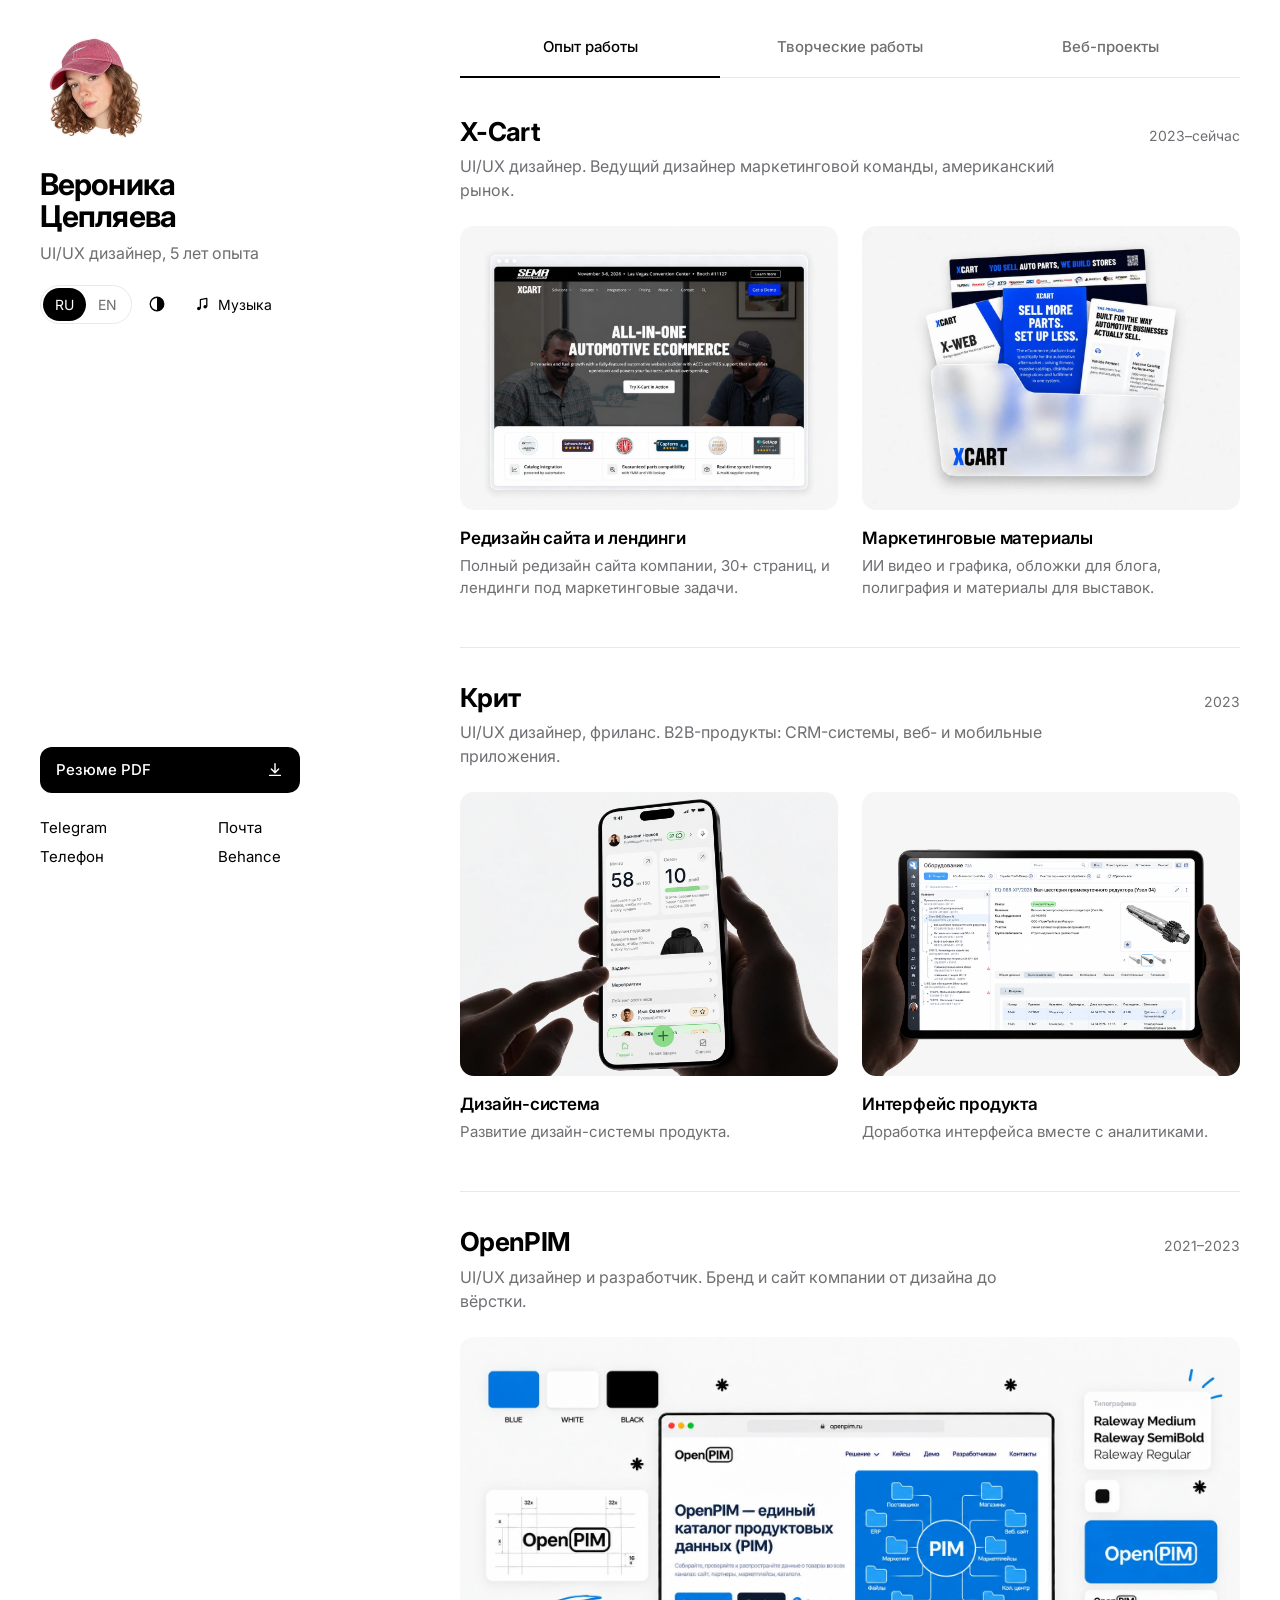
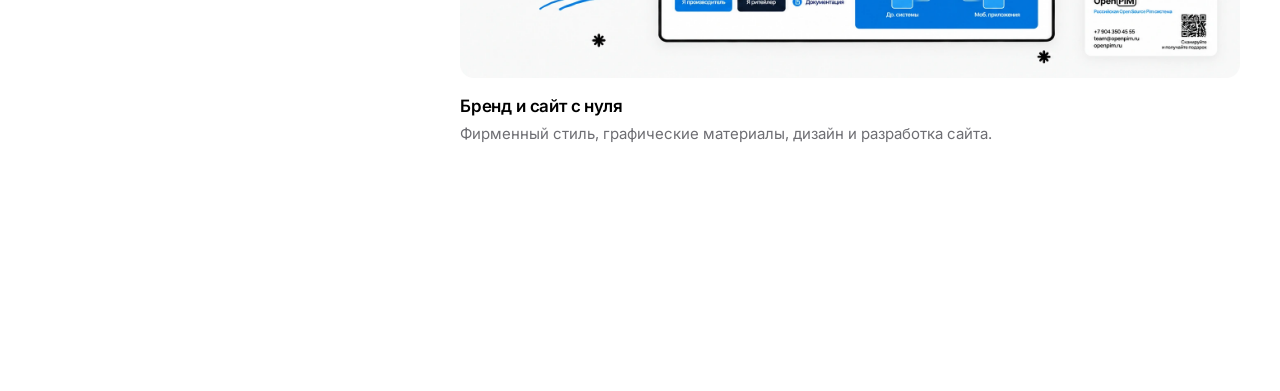
<file: index.html>
<!doctype html><html lang="ru" data-theme="light" data-accent="ink"><head><meta charset="utf-8">
<meta name="viewport" content="width=device-width, initial-scale=1, viewport-fit=cover">
<title>Вероника Цепляева | UI/UX дизайнер</title>
<link rel="preload" as="image" href="assets/optimized-161c611e54d3052fe9bb.webp" fetchpriority="high">
<link rel="preconnect" href="https://fonts.googleapis.com"><link rel="preconnect" href="https://fonts.gstatic.com" crossorigin>
<link href="https://fonts.googleapis.com/css2?family=Inter:wght@400;500;600;700&display=swap" rel="preload" as="style" onload="this.onload=null;this.rel='stylesheet'">
<style>/*! tailwindcss v3.4.10 | MIT License | https://tailwindcss.com*/*,:after,:before{box-sizing:border-box;border:0 solid #e5e7eb}:after,:before{--tw-content:""}:host,html{line-height:1.5;-webkit-text-size-adjust:100%;-moz-tab-size:4;-o-tab-size:4;tab-size:4;font-family:ui-sans-serif,system-ui,sans-serif,Apple Color Emoji,Segoe UI Emoji,Segoe UI Symbol,Noto Color Emoji;font-feature-settings:normal;font-variation-settings:normal;-webkit-tap-highlight-color:transparent}body{line-height:inherit}hr{height:0;color:inherit;border-top-width:1px}abbr:where([title]){-webkit-text-decoration:underline dotted;text-decoration:underline dotted}h1,h2,h3,h4,h5,h6{font-size:inherit;font-weight:inherit}a{color:inherit;text-decoration:inherit}b,strong{font-weight:bolder}code,kbd,pre,samp{font-family:ui-monospace,SFMono-Regular,Menlo,Monaco,Consolas,Liberation Mono,Courier New,monospace;font-feature-settings:normal;font-variation-settings:normal;font-size:1em}small{font-size:80%}sub,sup{font-size:75%;line-height:0;position:relative;vertical-align:baseline}sub{bottom:-.25em}sup{top:-.5em}table{text-indent:0;border-color:inherit;border-collapse:collapse}button,input,optgroup,select,textarea{font-family:inherit;font-feature-settings:inherit;font-variation-settings:inherit;font-size:100%;font-weight:inherit;line-height:inherit;letter-spacing:inherit;color:inherit;margin:0;padding:0}button,select{text-transform:none}button,input:where([type=button]),input:where([type=reset]),input:where([type=submit]){-webkit-appearance:button;background-color:transparent;background-image:none}:-moz-focusring{outline:auto}:-moz-ui-invalid{box-shadow:none}progress{vertical-align:baseline}::-webkit-inner-spin-button,::-webkit-outer-spin-button{height:auto}[type=search]{-webkit-appearance:textfield;outline-offset:-2px}::-webkit-search-decoration{-webkit-appearance:none}::-webkit-file-upload-button{-webkit-appearance:button;font:inherit}summary{display:list-item}blockquote,dd,dl,figure,h1,h2,h3,h4,h5,h6,hr,p,pre{margin:0}fieldset{margin:0}fieldset,legend{padding:0}menu,ol,ul{list-style:none;margin:0;padding:0}dialog{padding:0}textarea{resize:vertical}input::-moz-placeholder,textarea::-moz-placeholder{opacity:1;color:#9ca3af}input::placeholder,textarea::placeholder{opacity:1;color:#9ca3af}[role=button],button{cursor:pointer}:disabled{cursor:default}audio,canvas,embed,iframe,img,object,svg,video{display:block;vertical-align:middle}img,video{max-width:100%;height:auto}[hidden]{display:none}*,:after,:before{--tw-border-spacing-x:0;--tw-border-spacing-y:0;--tw-translate-x:0;--tw-translate-y:0;--tw-rotate:0;--tw-skew-x:0;--tw-skew-y:0;--tw-scale-x:1;--tw-scale-y:1;--tw-pan-x: ;--tw-pan-y: ;--tw-pinch-zoom: ;--tw-scroll-snap-strictness:proximity;--tw-gradient-from-position: ;--tw-gradient-via-position: ;--tw-gradient-to-position: ;--tw-ordinal: ;--tw-slashed-zero: ;--tw-numeric-figure: ;--tw-numeric-spacing: ;--tw-numeric-fraction: ;--tw-ring-inset: ;--tw-ring-offset-width:0px;--tw-ring-offset-color:#fff;--tw-ring-color:rgba(59,130,246,.5);--tw-ring-offset-shadow:0 0 #0000;--tw-ring-shadow:0 0 #0000;--tw-shadow:0 0 #0000;--tw-shadow-colored:0 0 #0000;--tw-blur: ;--tw-brightness: ;--tw-contrast: ;--tw-grayscale: ;--tw-hue-rotate: ;--tw-invert: ;--tw-saturate: ;--tw-sepia: ;--tw-drop-shadow: ;--tw-backdrop-blur: ;--tw-backdrop-brightness: ;--tw-backdrop-contrast: ;--tw-backdrop-grayscale: ;--tw-backdrop-hue-rotate: ;--tw-backdrop-invert: ;--tw-backdrop-opacity: ;--tw-backdrop-saturate: ;--tw-backdrop-sepia: ;--tw-contain-size: ;--tw-contain-layout: ;--tw-contain-paint: ;--tw-contain-style: }::backdrop{--tw-border-spacing-x:0;--tw-border-spacing-y:0;--tw-translate-x:0;--tw-translate-y:0;--tw-rotate:0;--tw-skew-x:0;--tw-skew-y:0;--tw-scale-x:1;--tw-scale-y:1;--tw-pan-x: ;--tw-pan-y: ;--tw-pinch-zoom: ;--tw-scroll-snap-strictness:proximity;--tw-gradient-from-position: ;--tw-gradient-via-position: ;--tw-gradient-to-position: ;--tw-ordinal: ;--tw-slashed-zero: ;--tw-numeric-figure: ;--tw-numeric-spacing: ;--tw-numeric-fraction: ;--tw-ring-inset: ;--tw-ring-offset-width:0px;--tw-ring-offset-color:#fff;--tw-ring-color:rgba(59,130,246,.5);--tw-ring-offset-shadow:0 0 #0000;--tw-ring-shadow:0 0 #0000;--tw-shadow:0 0 #0000;--tw-shadow-colored:0 0 #0000;--tw-blur: ;--tw-brightness: ;--tw-contrast: ;--tw-grayscale: ;--tw-hue-rotate: ;--tw-invert: ;--tw-saturate: ;--tw-sepia: ;--tw-drop-shadow: ;--tw-backdrop-blur: ;--tw-backdrop-brightness: ;--tw-backdrop-contrast: ;--tw-backdrop-grayscale: ;--tw-backdrop-hue-rotate: ;--tw-backdrop-invert: ;--tw-backdrop-opacity: ;--tw-backdrop-saturate: ;--tw-backdrop-sepia: ;--tw-contain-size: ;--tw-contain-layout: ;--tw-contain-paint: ;--tw-contain-style: }.pointer-events-none{pointer-events:none}.pointer-events-auto{pointer-events:auto}.fixed{position:fixed}.absolute{position:absolute}.relative{position:relative}.sticky{position:sticky}.inset-0{inset:0}.bottom-4{bottom:1rem}.bottom-\[2px\]{bottom:2px}.bottom-full{bottom:100%}.left-0{left:0}.right-4{right:1rem}.right-\[6\%\]{right:6%}.right-\[8\%\]{right:8%}.top-0{top:0}.z-10{z-index:10}.z-20{z-index:20}.z-30{z-index:30}.-mx-5{margin-left:-1.25rem;margin-right:-1.25rem}.mb-2{margin-bottom:.5rem}.mt-1{margin-top:.25rem}.mt-10{margin-top:2.5rem}.mt-2{margin-top:.5rem}.mt-4{margin-top:1rem}.mt-5{margin-top:1.25rem}.mt-6{margin-top:1.5rem}.block{display:block}.flex{display:flex}.grid{display:grid}.hidden{display:none}.aspect-\[16\/7\]{aspect-ratio:16/7}.aspect-\[4\/3\]{aspect-ratio:4/3}.h-14{height:3.5rem}.h-20{height:5rem}.h-full{height:100%}.w-14{width:3.5rem}.w-20{width:5rem}.w-full{width:100%}.max-w-\[40ch\]{max-width:40ch}.max-w-\[60ch\]{max-width:60ch}.transform{transform:translate(var(--tw-translate-x),var(--tw-translate-y)) rotate(var(--tw-rotate)) skewX(var(--tw-skew-x)) skewY(var(--tw-skew-y)) scaleX(var(--tw-scale-x)) scaleY(var(--tw-scale-y))}.touch-none{touch-action:none}.flex-wrap{flex-wrap:wrap}.items-center{align-items:center}.items-baseline{align-items:baseline}.justify-between{justify-content:space-between}.gap-2{gap:.5rem}.gap-3{gap:.75rem}.gap-x-6{-moz-column-gap:1.5rem;column-gap:1.5rem}.gap-y-1{row-gap:.25rem}.gap-y-8{row-gap:2rem}.whitespace-nowrap{white-space:nowrap}.rounded-full{border-radius:9999px}.rounded-lg{border-radius:.5rem}.border{border-width:1px}.border-b{border-bottom-width:1px}.border-\[var\(--line\)\]{border-color:var(--line)}.bg-\[var\(--bg\)\]{background-color:var(--bg)}.bg-\[var\(--ink\)\]{background-color:var(--ink)}.p-0\.5{padding:.125rem}.px-3{padding-left:.75rem;padding-right:.75rem}.px-5{padding-left:1.25rem;padding-right:1.25rem}.py-1\.5{padding-top:.375rem;padding-bottom:.375rem}.py-20{padding-top:5rem;padding-bottom:5rem}.pl-3{padding-left:.75rem}.pr-2{padding-right:.5rem}.text-\[12px\]{font-size:12px}.text-\[13px\]{font-size:13px}.text-\[14px\]{font-size:14px}.text-\[15px\]{font-size:15px}.text-\[16px\]{font-size:16px}.text-\[17px\]{font-size:17px}.text-\[18px\]{font-size:18px}.font-semibold{font-weight:600}.uppercase{text-transform:uppercase}.leading-\[1\.45\]{line-height:1.45}.leading-\[1\.5\]{line-height:1.5}.tracking-\[-0\.01em\]{letter-spacing:-.01em}.text-\[var\(--bg\)\]{color:var(--bg)}.text-\[var\(--muted\)\]{color:var(--muted)}.shadow-sm{--tw-shadow:0 1px 2px 0 rgba(0,0,0,.05);--tw-shadow-colored:0 1px 2px 0 var(--tw-shadow-color);box-shadow:var(--tw-ring-offset-shadow,0 0 #0000),var(--tw-ring-shadow,0 0 #0000),var(--tw-shadow)}.filter{filter:var(--tw-blur) var(--tw-brightness) var(--tw-contrast) var(--tw-grayscale) var(--tw-hue-rotate) var(--tw-invert) var(--tw-saturate) var(--tw-sepia) var(--tw-drop-shadow)}.transition{transition-property:color,background-color,border-color,text-decoration-color,fill,stroke,opacity,box-shadow,transform,filter,-webkit-backdrop-filter;transition-property:color,background-color,border-color,text-decoration-color,fill,stroke,opacity,box-shadow,transform,filter,backdrop-filter;transition-property:color,background-color,border-color,text-decoration-color,fill,stroke,opacity,box-shadow,transform,filter,backdrop-filter,-webkit-backdrop-filter;transition-timing-function:cubic-bezier(.4,0,.2,1);transition-duration:.15s}.transition-colors{transition-property:color,background-color,border-color,text-decoration-color,fill,stroke;transition-timing-function:cubic-bezier(.4,0,.2,1);transition-duration:.15s}:root{--bg:#fff;--ink:#000;--muted:#6e6e73;--line:#e8e8ec;--accent:#e8264f;--accent-text:#e8264f;--sun:#ffb21f;--sun-soft:#ffe7a8;--moon:#f3f1ff;--stem:#2f8f4e;--tulip-1:#e8264f;--tulip-2:#ff8fb0;--tulip-3:#ffb21f;--cover:#f4f4f6;--cover-ink:#b7b7bf;color-scheme:light;box-sizing:border-box;padding-top:env(safe-area-inset-top,0);padding-bottom:env(safe-area-inset-bottom,0)}:root[data-theme=dark]{--bg:#1e1b45;--ink:#f3f1ff;--muted:#a7a3cc;--line:#37336e;--accent:#ffc93c;--accent-text:#ffc93c;--sun:#ffb21f;--sun-soft:#3a3578;--stem:#5fbf7f;--tulip-1:#ff6b8a;--tulip-2:#ffa8c2;--tulip-3:#ffc93c;--cover:#28245a;--cover-ink:#5e5a99;color-scheme:dark}html{scroll-padding-top:env(safe-area-inset-top,0);height:100%}body{margin:0;background:var(--bg);color:var(--ink);font-family:Inter,system-ui,-apple-system,Segoe UI,Roboto,sans-serif;-webkit-font-smoothing:antialiased;transition:background-color .7s ease,color .7s ease}#root,body{min-height:100%}*{transition-property:background-color,border-color,color,fill;transition-duration:.7s}a,button{transition-duration:.2s}:focus-visible{outline:2px solid var(--accent);outline-offset:3px;border-radius:6px}.display{font-family:Inter,system-ui,sans-serif;font-weight:700;font-size:clamp(56px,11vw,168px);line-height:.92;letter-spacing:-.045em;color:var(--accent);transition:color .7s ease}.hero{cursor:url("data:image/svg+xml;utf8,<svg xmlns='http://www.w3.org/2000/svg' width='28' height='32' viewBox='0 0 28 32'><path d='M14 32V20' stroke='%232F8F4E' stroke-width='2.5'/><path d='M4 4l5 5 5-9 5 9 5-5c1 10-3 18-10 18S3 14 4 4z' fill='%23E8264F' stroke='white' stroke-width='1.5'/></svg>") 14 30,crosshair}.hero a,.hero button{cursor:pointer}.hero .body{cursor:grab}.hero .body:active{cursor:grabbing}.horizon{position:absolute;left:0;right:0;bottom:0;height:2px;background:var(--ink)}.sun-spin{animation:spin 40s linear infinite}@keyframes spin{to{transform:rotate(1turn)}}.stars span{position:absolute;border-radius:50%;background:var(--ink);opacity:0;transition:opacity .9s ease}[data-theme=dark] .stars span{opacity:.8;animation:twinkle 3s ease-in-out infinite}@keyframes twinkle{50%{opacity:.25}}.tulip{position:absolute;bottom:2px;transform-origin:bottom center;animation:grow .7s cubic-bezier(.2,.9,.3,1.3) both;pointer-events:none}@keyframes grow{0%{transform:scaleY(0)}to{transform:scaleY(1)}}.zzz{animation:float 2.4s ease-in-out infinite}@keyframes float{0%{transform:translateY(4px);opacity:0}40%{opacity:1}to{transform:translate(6px,-8px);opacity:0}}.pop{animation:pop .35s cubic-bezier(.2,.9,.3,1.4) both;transform-origin:48px 48px}@keyframes pop{0%{transform:scale(.6);opacity:0}}.eq{display:inline-flex;gap:2px;align-items:flex-end;height:12px}.eq i{width:3px;height:4px;background:currentColor;border-radius:1px}.eq.on i{animation:eq .9s ease-in-out infinite}.eq.on i:nth-child(2){animation-delay:.2s}.eq.on i:nth-child(3){animation-delay:.4s}@keyframes eq{50%{height:12px}}.tab{font-family:Inter,system-ui,sans-serif;font-weight:600;font-size:clamp(20px,2.4vw,28px);letter-spacing:-.03em;color:var(--muted);position:relative;padding-bottom:10px}.tab.active,.tab:hover{color:var(--ink)}.tab.active:after{content:"";position:absolute;left:0;bottom:0;width:10px;height:10px;border-radius:50%;background:var(--sun)}.cover{background:var(--cover);border-radius:14px;display:flex;align-items:center;justify-content:center;overflow:hidden;transition:transform .4s cubic-bezier(.2,.8,.2,1),background-color .7s ease}.cover span{font-size:13px;color:var(--cover-ink)}.case:hover .cover{transform:translateY(-4px)}@media (prefers-reduced-motion:reduce){*,:after,:before{animation:none!important;transition:none!important}}.font-display{font-family:Inter,system-ui,sans-serif}.display{font-size:clamp(44px,9.6vw,148px)}.mini-sky{width:34px;height:34px;padding:6px;border-radius:999px}.mini-sky:hover{background:var(--line)}.case-title{transition:color .2s}.case:hover .case-title{color:var(--accent-text)}.is-soon .cover{background:transparent;border:1.5px dashed var(--line)}.is-soon:hover .cover{transform:none}.case-h1{font-family:Inter,system-ui,sans-serif;font-weight:700;font-size:clamp(36px,6.4vw,96px);line-height:.98;letter-spacing:-.04em;color:var(--accent);max-width:14ch;transition:color .7s ease}.case-grid{display:grid;gap:12px 32px;margin-top:64px;padding-top:24px;border-top:1px solid var(--line)}@media (min-width:768px){.case-grid{grid-template-columns:4fr 8fr;margin-top:88px}}.case-label{font-family:Inter,system-ui,sans-serif;font-weight:600;font-size:20px;letter-spacing:-.02em}.case-text{font-size:clamp(18px,1.7vw,22px);line-height:1.5;max-width:48ch}.case-text.pending{color:var(--muted);border:1.5px dashed var(--line);border-radius:12px;padding:14px 18px;font-size:16px;max-width:none}.case-list{display:grid;gap:18px;max-width:56ch}.case-list li{display:grid;grid-template-columns:44px 1fr;font-size:clamp(17px,1.5vw,20px);line-height:1.5}.case-list .num{font-family:Inter,system-ui,sans-serif;font-size:13px;color:var(--accent-text);padding-top:5px}.next-case{display:flex;flex-direction:column;gap:8px;margin-top:96px;padding-top:28px;border-top:2px solid var(--ink)}.next-title{font-family:Inter,system-ui,sans-serif;font-weight:700;font-size:clamp(26px,4vw,52px);letter-spacing:-.035em;transition:color .2s}.next-case:hover .next-title{color:var(--accent-text)}:root[data-accent=ink]{--accent:#000;--accent-text:#000}:root[data-accent=blue]{--accent:#2a3f9e;--accent-text:#2a3f9e}:root[data-accent=green]{--accent:#1f5c3e;--accent-text:#1f5c3e}:root[data-accent=ochre]{--accent:#a8661a;--accent-text:#a8661a}:root[data-accent=red]{--accent:#e8264f;--accent-text:#e8264f}:root[data-theme=dark][data-accent=ink]{--accent:#f3f1ff;--accent-text:#f3f1ff}:root[data-theme=dark][data-accent=blue]{--accent:#b4c2ff;--accent-text:#b4c2ff}:root[data-theme=dark][data-accent=green]{--accent:#9ed9b4;--accent-text:#9ed9b4}:root[data-theme=dark][data-accent=ochre],:root[data-theme=dark][data-accent=red]{--accent:#ffc93c;--accent-text:#ffc93c}.swatch{width:18px;height:18px;border-radius:50%;border:2px solid var(--bg);box-shadow:0 0 0 1px var(--line)}.swatch[aria-pressed=true]{box-shadow:0 0 0 2px var(--bg),0 0 0 3.5px var(--ink)}.wrap{max-width:1280px;margin-left:auto;margin-right:auto;padding-left:20px;padding-right:20px}@media (min-width:768px){.wrap{padding-left:40px;padding-right:40px}}.grid12{display:grid;grid-template-columns:repeat(4,minmax(0,1fr));-moz-column-gap:16px;column-gap:16px}@media (min-width:768px){.grid12{grid-template-columns:repeat(12,minmax(0,1fr));-moz-column-gap:24px;column-gap:24px}}.case-h1{max-width:none;font-size:clamp(40px,7.4vw,112px)}.sec-label{font-size:13px;letter-spacing:.06em;text-transform:uppercase;color:var(--muted);padding-top:.7em}.task-text{font-weight:500;font-size:clamp(22px,2.6vw,36px);line-height:1.25;letter-spacing:-.025em}.sec-big,.task-text{font-family:Inter,system-ui,sans-serif}.sec-big{font-weight:700;font-size:clamp(44px,7vw,104px);line-height:.95;letter-spacing:-.045em;color:var(--accent);transition:color .7s ease}.proc-row{display:grid;grid-template-columns:64px 1fr;gap:8px;padding:22px 0;border-top:1px solid var(--line)}.proc-row:last-child{border-bottom:1px solid var(--line)}.proc-num{font-family:Inter,system-ui,sans-serif;font-size:14px;color:var(--muted);padding-top:4px}.proc-h{font-size:20px;font-weight:600;letter-spacing:-.01em}.proc-d{margin-top:4px;font-size:17px;line-height:1.5;color:var(--muted)}.res-h{font-family:Inter,system-ui,sans-serif;font-weight:600;font-size:clamp(22px,2vw,28px);letter-spacing:-.03em}.res-d{margin-top:10px;font-size:17px;line-height:1.5}.grid-overlay{position:fixed;inset:0;z-index:40;pointer-events:none}.grid-overlay span{background:rgba(232,38,79,.07);border-left:1px solid rgba(232,38,79,.25);border-right:1px solid rgba(232,38,79,.25);position:relative}.grid-overlay b{position:absolute;top:8px;left:0;right:0;text-align:center;font:500 11px Inter,sans-serif;color:#e8264f}@media (max-width:767px){.grid-overlay span:nth-child(n+5){display:none}}.modal-back{position:fixed;inset:0;z-index:50;background:rgba(10,10,20,.45);display:flex;justify-content:center;align-items:flex-start;padding:max(24px,env(safe-area-inset-top,0px)) 16px 24px;overflow-y:auto;animation:fade .2s ease both}.modal{width:100%;max-width:920px;background:var(--bg);border-radius:20px;outline:none;animation:rise .28s cubic-bezier(.2,.8,.2,1) both}@keyframes fade{0%{opacity:0}}@keyframes rise{0%{opacity:0;transform:translateY(16px)}}.modal-top{position:sticky;top:0;z-index:2;display:flex;justify-content:space-between;gap:16px;align-items:flex-start;padding:24px 28px 18px;background:var(--bg);border-bottom:1px solid var(--line);border-radius:20px 20px 0 0}.m-title{font-family:Inter,system-ui,sans-serif;font-weight:600;font-size:clamp(22px,2.4vw,28px);line-height:1.15;letter-spacing:-.03em;color:var(--accent)}.m-meta{margin-top:6px;font-size:14px;color:var(--muted)}.m-close{flex:none;width:40px;height:40px;border-radius:999px;font-size:16px}.m-close:hover{background:var(--line)}.m-body{padding:24px 28px 36px}.m-sec{margin-top:36px}.m-label{font-size:12px;font-weight:600;letter-spacing:.08em;text-transform:uppercase;color:var(--muted);margin-bottom:10px}.m-text{font-size:17px;line-height:1.55;max-width:62ch}.m-proc{display:grid;grid-template-columns:repeat(auto-fit,minmax(240px,1fr));gap:12px 24px}.m-proc li{display:grid;grid-template-columns:32px 1fr;font-size:15px;line-height:1.45}.m-proc b{font-weight:600}.m-proc p{color:var(--muted)}.m-num{font-size:12px;color:var(--accent-text);padding-top:3px;font-variant-numeric:tabular-nums}.m-results{margin-top:18px;display:grid;grid-template-columns:repeat(2,minmax(0,1fr));gap:28px 24px}@media (max-width:640px){.m-results{grid-template-columns:1fr}.modal-top{padding:18px 20px 14px}.m-body{padding:20px 20px 28px}}.m-results figcaption{margin-top:12px;font-size:15px;line-height:1.45}.m-results figcaption b{font-size:16px;font-weight:600}.m-results figcaption p{margin-top:2px;color:var(--muted)}.sky-card{border-radius:0}.nav-item.on,.nav-item:hover{color:var(--ink)}.mob-nav .nav-item.on:before{left:0}.layout{max-width:1360px;margin:0 auto;padding:0 20px}@media (min-width:768px){.layout{display:grid;grid-template-columns:300px minmax(0,1fr);gap:56px;padding:0 40px}}@media (min-width:1100px){.layout{grid-template-columns:340px minmax(0,1fr);gap:80px}}.side{padding-top:24px}@media (min-width:768px){.side{position:sticky;top:0;height:100vh;height:100dvh;display:flex;flex-direction:column;padding:32px 0;overflow-y:auto}}.side-foot{margin-top:32px}@media (min-width:768px){.side-foot{margin-top:auto;padding-top:32px}}.sky-card{position:relative;height:128px;flex:none;overflow:hidden;cursor:url("data:image/svg+xml;utf8,<svg xmlns='http://www.w3.org/2000/svg' width='28' height='32' viewBox='0 0 28 32'><path d='M14 32V20' stroke='%232F8F4E' stroke-width='2.5'/><path d='M4 4l5 5 5-9 5 9 5-5c1 10-3 18-10 18S3 14 4 4z' fill='%23E8264F' stroke='white' stroke-width='1.5'/></svg>") 14 30,crosshair}.sky-card .body{cursor:grab}.sky-card .body:active{cursor:grabbing}.side-name{font-family:Inter,system-ui,sans-serif;font-size:34px;line-height:1.02;letter-spacing:-.04em;color:var(--accent);transition:color .7s ease}.side-nav{display:grid;gap:6px}.nav-item{position:relative;display:inline-block;padding:4px 0 4px 20px;font-family:Inter,system-ui,sans-serif;font-weight:600;font-size:20px;letter-spacing:-.03em;color:var(--muted)}.nav-item.on,.nav-item:hover{color:var(--ink)}.nav-item.on:before{content:"";position:absolute;left:0;top:50%;width:9px;height:9px;margin-top:-4px;border-radius:50%;background:var(--sun)}.sub-nav{margin:4px 0 10px 20px;display:grid;gap:2px}.sub-nav button{font-size:15px;color:var(--muted);padding:3px 0 3px 14px;border-left:1.5px solid var(--line);text-align:left}.sub-nav button:hover{color:var(--ink)}.sub-nav button.on{color:var(--ink);border-left-color:var(--ink)}.mob-nav{display:flex;gap:22px;overflow-x:auto;padding:12px 0}.mob-nav .nav-item{font-size:17px;padding-left:0;padding-bottom:6px}.mob-nav .nav-item.on:before{top:auto;bottom:-2px;margin:0;width:100%;height:2px;border-radius:2px}.contacts{display:grid;grid-template-columns:1fr 1fr;gap:6px 16px;font-size:15px}.contacts a{display:inline-flex;gap:4px}.contacts a:hover{color:var(--accent-text)}.contacts span{color:var(--muted);font-size:12px}.content{padding:8px 0 120px}@media (min-width:768px){.content{padding:32px 0 160px}}.co{padding:36px 0 48px;border-top:1px solid var(--line);scroll-margin-top:24px}.co.first{border-top:0;padding-top:12px}@media (min-width:768px){.co.first{padding-top:0}}.co-name{font-family:Inter,system-ui,sans-serif;font-weight:600;font-size:28px;letter-spacing:-.03em;line-height:1.1}.theme-btn{width:34px;height:34px;display:grid;place-items:center;border-radius:999px}.theme-btn svg{width:18px;height:18px;transition:transform .5s cubic-bezier(.2,.8,.2,1)}.theme-btn[aria-pressed=true] svg{transform:rotate(180deg)}.theme-btn:hover{background:var(--line)}.cv-btn{display:flex;align-items:center;justify-content:space-between;gap:12px;width:100%;max-width:260px;padding:12px 16px;border-radius:12px;background:var(--ink);color:var(--bg);font-size:15px;font-weight:500;transition:transform .2s ease,opacity .2s ease}.cv-btn svg{width:18px;height:18px}.cv-btn:hover{opacity:.88}.cv-btn:active{transform:scale(.98)}.side-name{font-weight:700;font-size:30px;line-height:1.08;letter-spacing:-.03em}.co-name{font-size:26px}.co-name,.m-title{font-weight:700;letter-spacing:-.025em}.m-num{font-weight:500}.topbar{position:sticky;top:0;z-index:20;background:var(--bg);display:flex;justify-content:flex-end;margin:0 -20px;padding:0 20px;border-bottom:1px solid var(--line)}@media (min-width:768px){.topbar{margin:0 0 32px;padding:0}.content{padding-top:0}}.top-nav{display:flex;gap:28px}.top-nav .nav-item{position:relative;padding:22px 0 18px;font-family:Inter,system-ui,sans-serif;font-weight:500;font-size:15px;letter-spacing:0;color:var(--muted)}@media (min-width:768px){.top-nav .nav-item{padding-top:36px}}.top-nav .nav-item.on,.top-nav .nav-item:hover{color:var(--ink)}.top-nav .nav-item:before{display:none}.top-nav .nav-item.on:after{content:"";position:absolute;left:0;right:0;bottom:-1px;height:2px;background:var(--ink)}.co.first{padding-top:8px}.topbar{justify-content:stretch}.top-nav{flex:1;display:grid;grid-template-columns:repeat(3,minmax(0,1fr));gap:0}.top-nav .nav-item{text-align:left}.top-nav .nav-item+.nav-item{padding-left:16px}.contacts a{text-decoration:underline;text-decoration-color:transparent;text-underline-offset:4px;text-decoration-thickness:1px;transition:text-decoration-color .2s,color .2s}.contacts a:hover{color:var(--ink);text-decoration-color:currentColor}:root[data-theme=dark]{--bg:#0a0a0a;--ink:#f2f2f2;--muted:#8e8e93;--line:#262626;--cover:#161616;--cover-ink:#4a4a4a;--sun-soft:#2a2a2a;--moon:#f2f2f2}:root[data-theme=dark][data-accent=ink]{--accent:#f2f2f2;--accent-text:#f2f2f2}:root[data-theme=dark] .modal-back{background:rgba(0,0,0,.7)}:root[data-theme=dark] .modal{box-shadow:0 0 0 1px var(--line)}.avatar-image{display:block;width:112px;height:112px;object-fit:contain;flex:none}.top-nav .nav-item{text-align:center}.top-nav .nav-item+.nav-item{padding-left:0}.note{height:16px}.eq,.note{width:16px}.eq{justify-content:center}.m-num{color:var(--ink);opacity:.35;font-weight:400}.modal-back{overflow:hidden;align-items:center;padding:24px 16px}.modal{display:flex;flex-direction:column;max-height:calc(100vh - 48px);max-height:calc(100dvh - 48px);overflow:hidden}.modal-top{position:static;flex:none}.m-body{flex:1 1 auto;min-height:0;overflow-y:auto;overscroll-behavior:contain}.m-body>.m-sec:first-child{margin-top:0}@media (min-width:641px){.m-results figure:last-child:nth-child(odd){grid-column:1/-1}.m-results figure:last-child:nth-child(odd) .cover{aspect-ratio:16/7}}.g-list{display:grid;gap:56px;padding-top:8px}.g-row{display:block}.g-cap{display:flex;justify-content:space-between;align-items:baseline;gap:16px;margin-top:16px}.g-cap h3{font-size:18px;font-weight:600;letter-spacing:-.01em}.g-tags{font-size:14px;white-space:nowrap}.g-line,.g-tags{color:var(--muted)}.g-line{margin-top:4px;font-size:15px;line-height:1.45;max-width:60ch}.modal.narrow{max-width:640px}.car{position:relative}.car-track{display:flex;overflow-x:auto;scroll-snap-type:x mandatory;scrollbar-width:none;border-radius:8px}.car-track::-webkit-scrollbar{display:none}.car-slide{flex:0 0 100%;aspect-ratio:1/1;scroll-snap-align:start}.car-slide .cover{border-radius:0}.car-btn{position:absolute;top:50%;transform:translateY(-50%);width:36px;height:36px;border-radius:50%;background:hsla(0,0%,100%,.92);color:#000;font-size:22px;line-height:1;box-shadow:0 1px 4px rgba(0,0,0,.15)}.car-btn.prev{left:12px}.car-btn.next{right:12px}.car-btn:hover{background:#fff}.car-count{position:absolute;top:12px;right:12px;font-size:12px;padding:3px 9px;border-radius:999px;background:rgba(0,0,0,.55);color:#fff}.car-dots{display:flex;justify-content:center;gap:5px;margin-top:12px}.car-dots span{width:6px;height:6px;border-radius:50%;background:var(--ink);opacity:.2;transition:opacity .2s}.car-dots span.on{opacity:.9}@media (hover:none){.car-btn{display:none}}.g-strip{display:grid;grid-template-columns:repeat(4,minmax(0,1fr));gap:10px}.g-strip img{width:100%;height:auto;display:block;border-radius:4px;background:var(--cover);transition:transform .4s cubic-bezier(.2,.8,.2,1)}.g-row:hover .g-strip img{transform:translateY(-4px)}.g-row:hover .g-strip img:nth-child(2){transition-delay:.03s}.g-row:hover .g-strip img:nth-child(3){transition-delay:.06s}.g-row:hover .g-strip img:nth-child(4){transition-delay:.09s}.car{margin:0 auto}.car-slide{aspect-ratio:auto;background:var(--cover)}.car-slide img{width:100%;height:100%;-o-object-fit:cover;object-fit:cover;display:block}.car-track{border-radius:4px}.g-cover{width:100%;display:block;border-radius:8px;background:var(--cover);transition:transform .4s cubic-bezier(.2,.8,.2,1)}.g-row:hover .g-cover{transform:translateY(-4px)}.ext-link{display:inline-block;margin-top:14px;font-size:15px;font-weight:500;text-decoration:underline;text-underline-offset:4px;text-decoration-thickness:1px}.ext-link:hover{opacity:.7}.g-cover{aspect-ratio:16/9;height:auto;-o-object-fit:cover;object-fit:cover;-o-object-position:center bottom;object-position:center bottom}.chips{display:inline-flex;flex-wrap:wrap;gap:6px}.chip{display:inline-block;padding:3px 9px;border-radius:6px;background:var(--cover);color:var(--ink);font-size:13px;line-height:1.4;white-space:nowrap}.g-cap{align-items:center}.car-dots+.ext-link{margin-top:18px}.g-cap .case-title{min-width:0}.g-list{gap:40px}.g-row{display:grid;grid-template-columns:repeat(3,minmax(0,1fr));gap:10px}.g-img{width:100%;height:auto;display:block;border-radius:4px;background:var(--cover);transition:transform .4s cubic-bezier(.2,.8,.2,1)}.g-row:hover .g-img{transform:translateY(-4px)}.g-row:hover .g-img:nth-child(2){transition-delay:.03s}.g-row:hover .g-img:nth-child(3){transition-delay:.06s}.g-side{grid-column:1/-1;display:flex;flex-direction:column;gap:10px;margin-top:6px}.g-side h3{font-size:18px;font-weight:600;letter-spacing:-.01em;line-height:1.25}@media (min-width:900px){.g-row{grid-template-columns:repeat(4,minmax(0,1fr))}.g-side{grid-column:auto;justify-content:flex-end;margin:0 0 0 10px}}.modal.narrow{position:relative}.modal.narrow .m-body{padding-top:56px}.g-close{position:absolute;top:10px;right:12px;z-index:3}.g-post{display:flex;flex-direction:column;align-items:flex-start;gap:10px;margin-top:16px}.btn-ext{margin-top:6px;display:inline-flex;align-items:center;padding:11px 18px;border-radius:10px;background:var(--ink);color:var(--bg);font-size:15px;font-weight:500;transition:opacity .2s,transform .2s}.btn-ext:hover{opacity:.88}.btn-ext:active{transform:scale(.98)}.car{width:min(100%,calc(100dvh*.707 - 233.31px))}.modal.narrow .m-body{padding-top:24px}.car{width:min(100%,calc(100dvh*.707 - 205.03px))}.btn-ext{margin-top:18px}.g-meta{display:flex;flex-wrap:wrap;align-items:center;gap:8px 16px;margin-top:8px}.g-meta .ext-link{margin-top:0;font-size:14px}.car{width:min(100%,calc(100dvh*.707 - 176.75px))}.g-meta{flex-direction:column;align-items:flex-start;gap:8px}.car{width:min(calc(100% - 112px),calc(100dvh*.707 - 190.89px))}.car-btn{background:transparent;color:var(--ink);box-shadow:none;border:1px solid var(--line);width:40px;height:40px}.car-btn:hover{background:var(--cover)}.car-btn.prev{left:-56px}.car-btn.next{right:-56px}@media (hover:none){.car{width:min(100%,calc(100dvh*.707 - 190.89px))}}.car{width:min(calc(100% - 112px),calc(100dvh*.707 - 233.31px))}@media (hover:none){.car{width:min(100%,calc(100dvh*.707 - 233.31px))}}.s-row .s-cover{grid-column:1/-1;aspect-ratio:16/9;-o-object-fit:cover;object-fit:cover;border-radius:6px}@media (min-width:900px){.s-row .s-cover{grid-column:1/4}}.s-body{padding:0}.s-body img{display:block;width:100%;height:auto}.s-row .s-cover{aspect-ratio:auto;height:auto;-o-object-fit:contain;object-fit:contain;align-self:end}.s-body{padding:24px 28px 28px}@media (max-width:640px){.s-body{padding:16px 20px 20px}}.s-body>img+img{margin-top:16px}.s-phone{width:min(100%,390px);margin:24px auto 0;border-radius:28px;overflow:hidden;box-shadow:0 0 0 1px var(--line),0 10px 30px rgba(0,0,0,.08)}.s-phone img{display:block;width:100%;height:auto}.s-body>.s-phone:first-child{margin-top:0}.s-body-phone{overflow:hidden;display:flex;justify-content:center;padding:24px 20px 20px}.iphone-wrap{display:flex;flex-direction:column;align-items:center;gap:12px}.iphone{--h:min(calc(100dvh - 250px),760px);position:relative;height:var(--h);aspect-ratio:9/19.2;padding:11px;border-radius:calc(var(--h)*.085);background:linear-gradient(145deg,#3b3b3e,#1b1b1d 40%,#2a2a2d);box-shadow:0 0 0 1.5px #121214,inset 0 0 0 1.5px #55555a,0 24px 60px rgba(0,0,0,.28)}.iphone-screen{position:relative;height:100%;width:100%;border-radius:calc(var(--h)*.07);overflow-y:auto;overflow-x:hidden;background:#000;scrollbar-width:none;overscroll-behavior:contain;-webkit-overflow-scrolling:touch}.iphone-screen::-webkit-scrollbar{display:none}.iphone-screen img{display:block;width:100%;height:auto}.iphone-screen:focus-visible{outline:2px solid var(--accent);outline-offset:3px}.iphone-island{position:absolute;top:calc(11px + var(--h)*.016);left:50%;transform:translateX(-50%);width:31%;height:calc(var(--h)*.037);border-radius:999px;background:#000;pointer-events:none}.iphone-btn{position:absolute;width:3px;background:#2a2a2d;border-radius:2px}.iphone-btn.b1{left:-3px;top:15%;height:4%}.iphone-btn.b2{left:-3px;top:23%;height:8%}.iphone-btn.b3{left:-3px;top:33%;height:8%}.iphone-btn.b4{right:-3px;top:26%;height:12%}.iphone-hint{font-size:13px;color:var(--muted)}.petals{inset:11px;border-radius:calc(var(--h)*.07);overflow:hidden;pointer-events:none}.petal,.petals{position:absolute}.petal{top:-20px;display:block;border-radius:150% 0 150% 0;background:radial-gradient(circle at 30% 30%,#ffe3ea 0,#f7b6c8 55%,#ee93ad 100%);box-shadow:0 1px 2px rgba(160,60,90,.15);animation-name:petal-fall,petal-sway;animation-timing-function:linear,ease-in-out;animation-iteration-count:1,infinite;animation-direction:normal,alternate;animation-fill-mode:forwards}@keyframes petal-fall{0%{transform:translate(0) rotate(0deg)}to{transform:translate(var(--dx),calc(var(--h) + 40px)) rotate(var(--rot))}}@keyframes petal-sway{0%{margin-left:-14px}to{margin-left:14px}}.iphone{--h:min(calc(100dvh - 300px),760px)}.s-body>img+img{margin-top:0}.side-controls .absolute.bottom-full{bottom:auto;top:100%;margin-top:8px;margin-bottom:0}.s-row .s-ph{aspect-ratio:16/9}.s-row .s-ph .cover{border-radius:6px}.m-results{align-items:start}.res-img{display:block;width:100%;height:auto;border-radius:8px;box-shadow:0 0 0 1px var(--line)}.m-results figure.res-wide{grid-column:1/-1}.res-wide-block{margin-top:18px}.masonry figcaption,.res-wide-block figcaption{margin-top:10px;font-size:15px;line-height:1.45}.masonry figcaption b,.res-wide-block figcaption b{font-size:16px;font-weight:600}.masonry figcaption p,.res-wide-block figcaption p{margin-top:2px;color:var(--muted)}.m-results.masonry{display:block;-moz-column-count:2;column-count:2;-moz-column-gap:20px;column-gap:20px;margin-top:20px}.m-results.masonry figure{-moz-column-break-inside:avoid;break-inside:avoid;margin:0 0 20px;display:block}@media (max-width:640px){.m-results.masonry{-moz-column-count:1;column-count:1}}.card-cover{display:block;width:100%;height:auto;-o-object-fit:cover;object-fit:cover;border-radius:14px;background:var(--cover);transition:transform .4s cubic-bezier(.2,.8,.2,1)}.case:hover .card-cover{transform:translateY(-4px)}.hover-video{position:relative;overflow:hidden}.hover-video img,.hover-video video{position:absolute;inset:0;width:100%;height:100%;-o-object-fit:cover;object-fit:cover;display:block}.hover-video img{z-index:1;transition:opacity .25s ease}.hover-video img.hide{opacity:0}.hover-video img{transition:none}.hover\:bg-\[var\(--line\)\]:hover{background-color:var(--line)}.hover\:text-\[var\(--ink\)\]:hover{color:var(--ink)}@media (min-width:640px){.sm\:grid-cols-2{grid-template-columns:repeat(2,minmax(0,1fr))}}@media (min-width:768px){.md\:right-\[10\%\]{right:10%}.md\:block{display:block}.md\:hidden{display:none}.md\:h-24{height:6rem}.md\:w-24{width:6rem}}.result-video{width:100%;border-radius:14px;background:var(--cover)}.result-video img,.result-video video{object-fit:contain}</style><style>.result-cover{aspect-ratio:4/3;object-fit:contain;background:#fff;border-radius:14px}</style>
<style>.avatar-button{display:block;width:112px;height:112px;flex:none;margin:0;padding:0;border:0;border-radius:8px;background:transparent;color:inherit;cursor:pointer;touch-action:manipulation}.avatar-button .avatar-image{transition:transform .4s cubic-bezier(.2,.8,.2,1);user-select:none;-webkit-user-select:none;pointer-events:none}.avatar-button:focus-visible{outline:2px solid var(--ink);outline-offset:6px}@media(hover:hover){.avatar-button:hover .avatar-image{transform:scale(1.06)}}.avatar-button:focus-visible .avatar-image{transform:scale(1.06)}@media(prefers-reduced-motion:reduce){.avatar-button .avatar-image{transition:none;transform:none!important}}</style>
<style>.portfolio-music-panel{position:fixed;left:24px;bottom:24px;width:340px;max-width:calc(100vw - 32px);padding:14px;background:var(--bg);color:var(--ink);border:1px solid var(--line);border-radius:16px;box-shadow:0 10px 42px rgba(0,0,0,.14);z-index:70;font-size:14px;line-height:1.4}
.portfolio-music-panel[hidden]{display:none}
.portfolio-music-top{display:flex;align-items:center;justify-content:space-between;gap:12px;margin-bottom:10px}
.portfolio-music-top b{font-size:14px;font-weight:600}
.portfolio-music-close{display:flex;align-items:center;justify-content:center;flex:none;width:32px;height:32px;margin:-4px -4px -4px 0;border-radius:50%;font-size:24px;line-height:1;background:transparent;color:var(--muted);cursor:pointer}
.portfolio-music-close:hover{background:var(--line);color:var(--ink)}
.portfolio-music-panel iframe{display:block;width:100%;height:166px;border:0;border-radius:8px;background:#fff}
.portfolio-music-status{font-size:12px;color:var(--muted);margin-top:8px}
.portfolio-music-status:empty{display:none}
.portfolio-music-credit{margin-top:9px;color:var(--muted);font-size:12px}
.portfolio-music-credit a{text-decoration:none}
.portfolio-music-credit a:hover{text-decoration:underline;color:var(--ink)}
@media(max-width:767px){.portfolio-music-panel{left:16px;bottom:16px;width:calc(100vw - 32px)}}
</style>
<style>.sticker-playground{position:relative;width:calc(100% + 40px);height:calc(clamp(90px,13.75vw,130px) + 96px);margin-top:0;margin-left:-20px;background:transparent;overflow:hidden;isolation:isolate;cursor:default;touch-action:manipulation;-webkit-tap-highlight-color:transparent}
.sticker-playground:focus-visible{outline:2px solid var(--line);outline-offset:6px;border-radius:16px}
.portfolio-sticker{position:absolute;display:block;pointer-events:none;user-select:none;-webkit-user-select:none}
.portfolio-sticker img{display:block;width:100%;height:auto;pointer-events:none;user-select:none;-webkit-user-select:none;animation:portfolio-sticker-pop .22s cubic-bezier(.2,.8,.2,1)}
.sticker-announcement{position:absolute;width:1px;height:1px;padding:0;margin:-1px;overflow:hidden;clip:rect(0,0,0,0);white-space:nowrap;border:0}
@keyframes portfolio-sticker-pop{from{opacity:0;transform:scale(.65)}to{opacity:1;transform:scale(1)}}
@media(max-width:600px){.sticker-playground{height:187px}}
@media(prefers-reduced-motion:reduce){.portfolio-sticker img{animation:none}}
</style>
<style>.portfolio-sticker-cursor{position:absolute;display:block;z-index:2;pointer-events:none;user-select:none;-webkit-user-select:none}.portfolio-sticker-cursor img{display:block;width:100%;height:auto;pointer-events:none;user-select:none;-webkit-user-select:none}@media(hover:hover) and (pointer:fine){.sticker-playground.has-sticker-cursor{cursor:none}}</style>
<style>.content.content-with-stickers{padding-bottom:0}.content-with-stickers .work-case-list>.co:last-child{padding-bottom:0}@media(min-width:768px){.sticker-playground{width:calc(100% + 80px);height:calc(clamp(90px,13.75vw,130px) + 116px);margin-left:-40px}}</style>
<style>.krit-ds-footer{display:block;width:min(100%,620px);height:auto;margin:28px auto 0;background:transparent;border:0;border-radius:0;box-shadow:none}</style>
<style id="portfolio-responsive-fixes">
/* Avoid inherited color transitions chasing their parents on touch screens.
   Keep transform/opacity interactions, but apply the theme palette at once. */
@media(max-width:767px),(hover:none) and (pointer:coarse){
 :root body,:root body *,:root body *::before,:root body *::after{
  transition-property:transform,opacity,box-shadow,text-decoration-color!important;
  transition-delay:0s!important;
 }
}

/* Responsive header and complete graphics previews. */
.nav-label-mobile{display:none}
.layout > .side,.layout > .content{min-width:0}
.modal-top > div{min-width:0}
.modal.narrow .m-title{overflow-wrap:anywhere}
.modal.narrow .car-slide{min-width:0;aspect-ratio:auto!important;align-self:flex-start}
.modal.narrow .car-slide img{display:block;width:100%;height:auto;object-fit:contain}
.modal.narrow .m-body{overflow-x:hidden}
.m-close{width:44px;height:44px;display:grid;place-items:center;font-size:28px;line-height:1}
.portfolio-music-close{width:40px;height:40px;font-size:30px;line-height:1}
@media(max-width:767px){
 .nav-label-full{display:none}
 .nav-label-mobile{display:inline}
 .side{width:100%;min-width:0;text-align:center}
 .side > .mt-6{margin-top:16px}
 .side-name{display:flex;justify-content:center;gap:.24em;font-size:clamp(22px,7.3vw,36px);line-height:1.15;white-space:nowrap}
 .side-name .block{display:inline}
 .avatar-button{width:132px;height:132px;margin-inline:auto}
 .avatar-button .avatar-image{width:100%;height:100%}
 .cv-btn{width:100%;max-width:260px;margin-inline:auto}
 .side-controls{justify-content:center}
 .side-foot{width:100%}
 .contacts{width:100%;max-width:300px;margin-inline:auto;justify-items:center}
 .content{padding-top:24px}
 .topbar{margin-bottom:28px}
 .top-nav .nav-item{display:flex;align-items:center;justify-content:center;padding-inline:4px;font-size:14px;line-height:1.4}
 .co.first{padding-top:0}
 .modal-back{padding:max(12px,env(safe-area-inset-top,0px)) 8px max(12px,env(safe-area-inset-bottom,0px))}
 .modal{max-height:calc(100vh - 24px - env(safe-area-inset-top,0px) - env(safe-area-inset-bottom,0px));max-height:calc(100dvh - 24px - env(safe-area-inset-top,0px) - env(safe-area-inset-bottom,0px));border-radius:16px}
 .modal.narrow .modal-top{padding:16px 12px 12px;gap:8px;border-radius:16px 16px 0 0}
 .modal.narrow .m-title{font-size:22px}
 .modal.narrow .m-body{padding:12px 12px 16px}
 .modal.narrow .car{width:100%;max-width:100%}
 .modal.narrow .car-btn.prev{left:8px}
 .modal.narrow .car-btn.next{right:8px}
 .modal.narrow .car-count{top:8px;right:8px}
 .modal.narrow .car-dots{margin-top:12px}
}
</style>
<style>
.marketing-videos{display:grid;grid-template-columns:repeat(2,minmax(0,1fr));gap:28px 24px;margin-top:28px;align-items:start}
.marketing-video-block{min-width:0}
.marketing-video-frame{display:flex;align-items:center;justify-content:center;aspect-ratio:4/3;padding:20px;background:#f5f2ec;border-radius:14px}
.marketing-video-title{font-size:16px;font-weight:600;line-height:1.45;margin:12px 0 0}
.marketing-video-player{display:block;width:100%;aspect-ratio:16/9;object-fit:contain;background:#000;border-radius:8px}
@media(max-width:640px){.marketing-videos{grid-template-columns:1fr;gap:24px;margin-top:24px}.marketing-video-frame{padding:16px}}
</style>
</head><body><div id="root"></div><script>(()=>{var LL=Object.create;var ww=Object.defineProperty;var oL=Object.getOwnPropertyDescriptor;var CL=Object.getOwnPropertyNames;var qL=Object.getPrototypeOf,FL=Object.prototype.hasOwnProperty;var OA=(A,i)=>()=>{try{return i||A((i={exports:{}}).exports,i),i.exports}catch(E){throw i=0,E}};var mL=(A,i,E,l)=>{if(i&&typeof i=="object"||typeof i=="function")for(let M of CL(i))!FL.call(A,M)&&M!==E&&ww(A,M,{get:()=>i[M],enumerable:!(l=oL(i,M))||l.enumerable});return A};var El=(A,i,E)=>(E=A!=null?LL(qL(A)):{},mL(i||!A||!A.__esModule?ww(E,"default",{value:A,enumerable:!0}):E,A));var uw=OA(G=>{"use strict";var UE=Symbol.for("react.element"),WL=Symbol.for("react.portal"),uL=Symbol.for("react.fragment"),YL=Symbol.for("react.strict_mode"),RL=Symbol.for("react.profiler"),BL=Symbol.for("react.provider"),rL=Symbol.for("react.context"),aL=Symbol.for("react.forward_ref"),QL=Symbol.for("react.suspense"),IL=Symbol.for("react.memo"),sL=Symbol.for("react.lazy"),Vw=Symbol.iterator;function NL(A){return A===null||typeof A!="object"?null:(A=Vw&&A[Vw]||A["@@iterator"],typeof A=="function"?A:null)}var Lw={isMounted:function(){return!1},enqueueForceUpdate:function(){},enqueueReplaceState:function(){},enqueueSetState:function(){}},ow=Object.assign,Cw={};function Xi(A,i,E){this.props=A,this.context=i,this.refs=Cw,this.updater=E||Lw}Xi.prototype.isReactComponent={};Xi.prototype.setState=function(A,i){if(typeof A!="object"&&typeof A!="function"&&A!=null)throw Error("setState(...): takes an object of state variables to update or a function which returns an object of state variables.");this.updater.enqueueSetState(this,A,i,"setState")};Xi.prototype.forceUpdate=function(A){this.updater.enqueueForceUpdate(this,A,"forceUpdate")};function qw(){}qw.prototype=Xi.prototype;function DM(A,i,E){this.props=A,this.context=i,this.refs=Cw,this.updater=E||Lw}var gM=DM.prototype=new qw;gM.constructor=DM;ow(gM,Xi.prototype);gM.isPureReactComponent=!0;var Uw=Array.isArray,Fw=Object.prototype.hasOwnProperty,jM={current:null},mw={key:!0,ref:!0,__self:!0,__source:!0};function Ww(A,i,E){var l,M={},K=null,x=null;if(i!=null)for(l in i.ref!==void 0&&(x=i.ref),i.key!==void 0&&(K=""+i.key),i)Fw.call(i,l)&&!mw.hasOwnProperty(l)&&(M[l]=i[l]);var w=arguments.length-2;if(w===1)M.children=E;else if(1<w){for(var V=Array(w),U=0;U<w;U++)V[U]=arguments[U+2];M.children=V}if(A&&A.defaultProps)for(l in w=A.defaultProps,w)M[l]===void 0&&(M[l]=w[l]);return{$$typeof:UE,type:A,key:K,ref:x,props:M,_owner:jM.current}}function GL(A,i){return{$$typeof:UE,type:A.type,key:i,ref:A.ref,props:A.props,_owner:A._owner}}function XM(A){return typeof A=="object"&&A!==null&&A.$$typeof===UE}function zL(A){var i={"=":"=0",":":"=2"};return"$"+A.replace(/[=:]/g,function(E){return i[E]})}var cw=/\/+/g;function zM(A,i){return typeof A=="object"&&A!==null&&A.key!=null?zL(""+A.key):i.toString(36)}function Ml(A,i,E,l,M){var K=typeof A;(K==="undefined"||K==="boolean")&&(A=null);var x=!1;if(A===null)x=!0;else switch(K){case"string":case"number":x=!0;break;case"object":switch(A.$$typeof){case UE:case WL:x=!0}}if(x)return x=A,M=M(x),A=l===""?"."+zM(x,0):l,Uw(M)?(E="",A!=null&&(E=A.replace(cw,"$&/")+"/"),Ml(M,i,E,"",function(U){return U})):M!=null&&(XM(M)&&(M=GL(M,E+(!M.key||x&&x.key===M.key?"":(""+M.key).replace(cw,"$&/")+"/")+A)),i.push(M)),1;if(x=0,l=l===""?".":l+":",Uw(A))for(var w=0;w<A.length;w++){K=A[w];var V=l+zM(K,w);x+=Ml(K,i,E,V,M)}else if(V=NL(A),typeof V=="function")for(A=V.call(A),w=0;!(K=A.next()).done;)K=K.value,V=l+zM(K,w++),x+=Ml(K,i,E,V,M);else if(K==="object")throw i=String(A),Error("Objects are not valid as a React child (found: "+(i==="[object Object]"?"object with keys {"+Object.keys(A).join(", ")+"}":i)+"). If you meant to render a collection of children, use an array instead.");return x}function ll(A,i,E){if(A==null)return A;var l=[],M=0;return Ml(A,l,"","",function(K){return i.call(E,K,M++)}),l}function DL(A){if(A._status===-1){var i=A._result;i=i(),i.then(function(E){(A._status===0||A._status===-1)&&(A._status=1,A._result=E)},function(E){(A._status===0||A._status===-1)&&(A._status=2,A._result=E)}),A._status===-1&&(A._status=0,A._result=i)}if(A._status===1)return A._result.default;throw A._result}var lA={current:null},Kl={transition:null},gL={ReactCurrentDispatcher:lA,ReactCurrentBatchConfig:Kl,ReactCurrentOwner:jM};G.Children={map:ll,forEach:function(A,i,E){ll(A,function(){i.apply(this,arguments)},E)},count:function(A){var i=0;return ll(A,function(){i++}),i},toArray:function(A){return ll(A,function(i){return i})||[]},only:function(A){if(!XM(A))throw Error("React.Children.only expected to receive a single React element child.");return A}};G.Component=Xi;G.Fragment=uL;G.Profiler=RL;G.PureComponent=DM;G.StrictMode=YL;G.Suspense=QL;G.__SECRET_INTERNALS_DO_NOT_USE_OR_YOU_WILL_BE_FIRED=gL;G.cloneElement=function(A,i,E){if(A==null)throw Error("React.cloneElement(...): The argument must be a React element, but you passed "+A+".");var l=ow({},A.props),M=A.key,K=A.ref,x=A._owner;if(i!=null){if(i.ref!==void 0&&(K=i.ref,x=jM.current),i.key!==void 0&&(M=""+i.key),A.type&&A.type.defaultProps)var w=A.type.defaultProps;for(V in i)Fw.call(i,V)&&!mw.hasOwnProperty(V)&&(l[V]=i[V]===void 0&&w!==void 0?w[V]:i[V])}var V=arguments.length-2;if(V===1)l.children=E;else if(1<V){w=Array(V);for(var U=0;U<V;U++)w[U]=arguments[U+2];l.children=w}return{$$typeof:UE,type:A.type,key:M,ref:K,props:l,_owner:x}};G.createContext=function(A){return A={$$typeof:rL,_currentValue:A,_currentValue2:A,_threadCount:0,Provider:null,Consumer:null,_defaultValue:null,_globalName:null},A.Provider={$$typeof:BL,_context:A},A.Consumer=A};G.createElement=Ww;G.createFactory=function(A){var i=Ww.bind(null,A);return i.type=A,i};G.createRef=function(){return{current:null}};G.forwardRef=function(A){return{$$typeof:aL,render:A}};G.isValidElement=XM;G.lazy=function(A){return{$$typeof:sL,_payload:{_status:-1,_result:A},_init:DL}};G.memo=function(A,i){return{$$typeof:IL,type:A,compare:i===void 0?null:i}};G.startTransition=function(A){var i=Kl.transition;Kl.transition={};try{A()}finally{Kl.transition=i}};G.unstable_act=function(){throw Error("act(...) is not supported in production builds of React.")};G.useCallback=function(A,i){return lA.current.useCallback(A,i)};G.useContext=function(A){return lA.current.useContext(A)};G.useDebugValue=function(){};G.useDeferredValue=function(A){return lA.current.useDeferredValue(A)};G.useEffect=function(A,i){return lA.current.useEffect(A,i)};G.useId=function(){return lA.current.useId()};G.useImperativeHandle=function(A,i,E){return lA.current.useImperativeHandle(A,i,E)};G.useInsertionEffect=function(A,i){return lA.current.useInsertionEffect(A,i)};G.useLayoutEffect=function(A,i){return lA.current.useLayoutEffect(A,i)};G.useMemo=function(A,i){return lA.current.useMemo(A,i)};G.useReducer=function(A,i,E){return lA.current.useReducer(A,i,E)};G.useRef=function(A){return lA.current.useRef(A)};G.useState=function(A){return lA.current.useState(A)};G.useSyncExternalStore=function(A,i,E){return lA.current.useSyncExternalStore(A,i,E)};G.useTransition=function(){return lA.current.useTransition()};G.version="18.2.0"});var xl=OA((Aq,Yw)=>{"use strict";Yw.exports=uw()});var zw=OA(X=>{"use strict";function eM(A,i){var E=A.length;A.push(i);A:for(;0<E;){var l=E-1>>>1,M=A[l];if(0<wl(M,i))A[l]=i,A[E]=M,E=l;else break A}}function sA(A){return A.length===0?null:A[0]}function Ul(A){if(A.length===0)return null;var i=A[0],E=A.pop();if(E!==i){A[0]=E;A:for(var l=0,M=A.length,K=M>>>1;l<K;){var x=2*(l+1)-1,w=A[x],V=x+1,U=A[V];if(0>wl(w,E))V<M&&0>wl(U,w)?(A[l]=U,A[V]=E,l=V):(A[l]=w,A[x]=E,l=x);else if(V<M&&0>wl(U,E))A[l]=U,A[V]=E,l=V;else break A}}return i}function wl(A,i){var E=A.sortIndex-i.sortIndex;return E!==0?E:A.id-i.id}typeof performance=="object"&&typeof performance.now=="function"?(Rw=performance,X.unstable_now=function(){return Rw.now()}):(hM=Date,Bw=hM.now(),X.unstable_now=function(){return hM.now()-Bw});var Rw,hM,Bw,hA=[],kA=[],jL=1,uA=null,_=3,cl=!1,ui=!1,LE=!1,Qw=typeof setTimeout=="function"?setTimeout:null,Iw=typeof clearTimeout=="function"?clearTimeout:null,rw=typeof setImmediate<"u"?setImmediate:null;typeof navigator<"u"&&navigator.scheduling!==void 0&&navigator.scheduling.isInputPending!==void 0&&navigator.scheduling.isInputPending.bind(navigator.scheduling);function yM(A){for(var i=sA(kA);i!==null;){if(i.callback===null)Ul(kA);else if(i.startTime<=A)Ul(kA),i.sortIndex=i.expirationTime,eM(hA,i);else break;i=sA(kA)}}function tM(A){if(LE=!1,yM(A),!ui)if(sA(hA)!==null)ui=!0,SM(OM);else{var i=sA(kA);i!==null&&TM(tM,i.startTime-A)}}function OM(A,i){ui=!1,LE&&(LE=!1,Iw(oE),oE=-1),cl=!0;var E=_;try{for(yM(i),uA=sA(hA);uA!==null&&(!(uA.expirationTime>i)||A&&!Gw());){var l=uA.callback;if(typeof l=="function"){uA.callback=null,_=uA.priorityLevel;var M=l(uA.expirationTime<=i);i=X.unstable_now(),typeof M=="function"?uA.callback=M:uA===sA(hA)&&Ul(hA),yM(i)}else Ul(hA);uA=sA(hA)}if(uA!==null)var K=!0;else{var x=sA(kA);x!==null&&TM(tM,x.startTime-i),K=!1}return K}finally{uA=null,_=E,cl=!1}}var Ll=!1,Vl=null,oE=-1,sw=5,Nw=-1;function Gw(){return!(X.unstable_now()-Nw<sw)}function ZM(){if(Vl!==null){var A=X.unstable_now();Nw=A;var i=!0;try{i=Vl(!0,A)}finally{i?cE():(Ll=!1,Vl=null)}}else Ll=!1}var cE;typeof rw=="function"?cE=function(){rw(ZM)}:typeof MessageChannel<"u"?(pM=new MessageChannel,aw=pM.port2,pM.port1.onmessage=ZM,cE=function(){aw.postMessage(null)}):cE=function(){Qw(ZM,0)};var pM,aw;function SM(A){Vl=A,Ll||(Ll=!0,cE())}function TM(A,i){oE=Qw(function(){A(X.unstable_now())},i)}X.unstable_IdlePriority=5;X.unstable_ImmediatePriority=1;X.unstable_LowPriority=4;X.unstable_NormalPriority=3;X.unstable_Profiling=null;X.unstable_UserBlockingPriority=2;X.unstable_cancelCallback=function(A){A.callback=null};X.unstable_continueExecution=function(){ui||cl||(ui=!0,SM(OM))};X.unstable_forceFrameRate=function(A){0>A||125<A?console.error("forceFrameRate takes a positive int between 0 and 125, forcing frame rates higher than 125 fps is not supported"):sw=0<A?Math.floor(1e3/A):5};X.unstable_getCurrentPriorityLevel=function(){return _};X.unstable_getFirstCallbackNode=function(){return sA(hA)};X.unstable_next=function(A){switch(_){case 1:case 2:case 3:var i=3;break;default:i=_}var E=_;_=i;try{return A()}finally{_=E}};X.unstable_pauseExecution=function(){};X.unstable_requestPaint=function(){};X.unstable_runWithPriority=function(A,i){switch(A){case 1:case 2:case 3:case 4:case 5:break;default:A=3}var E=_;_=A;try{return i()}finally{_=E}};X.unstable_scheduleCallback=function(A,i,E){var l=X.unstable_now();switch(typeof E=="object"&&E!==null?(E=E.delay,E=typeof E=="number"&&0<E?l+E:l):E=l,A){case 1:var M=-1;break;case 2:M=250;break;case 5:M=1073741823;break;case 4:M=1e4;break;default:M=5e3}return M=E+M,A={id:jL++,callback:i,priorityLevel:A,startTime:E,expirationTime:M,sortIndex:-1},E>l?(A.sortIndex=E,eM(kA,A),sA(hA)===null&&A===sA(kA)&&(LE?(Iw(oE),oE=-1):LE=!0,TM(tM,E-l))):(A.sortIndex=M,eM(hA,A),ui||cl||(ui=!0,SM(OM))),A};X.unstable_shouldYield=Gw;X.unstable_wrapCallback=function(A){var i=_;return function(){var E=_;_=i;try{return A.apply(this,arguments)}finally{_=E}}}});var gw=OA((Eq,Dw)=>{"use strict";Dw.exports=zw()});var ec=OA(WA=>{"use strict";var yV=xl(),FA=gw();function u(A){for(var i="https://reactjs.org/docs/error-decoder.html?invariant="+A,E=1;E<arguments.length;E++)i+="&args[]="+encodeURIComponent(arguments[E]);return"Minified React error #"+A+"; visit "+i+" for the full message or use the non-minified dev environment for full errors and additional helpful warnings."}var tV=new Set,hE={};function gi(A,i){AE(A,i),AE(A+"Capture",i)}function AE(A,i){for(hE[A]=i,A=0;A<i.length;A++)tV.add(i[A])}var JA=!(typeof window>"u"||typeof window.document>"u"||typeof window.document.createElement>"u"),LK=Object.prototype.hasOwnProperty,XL=/^[:A-Z_a-z\u00C0-\u00D6\u00D8-\u00F6\u00F8-\u02FF\u0370-\u037D\u037F-\u1FFF\u200C-\u200D\u2070-\u218F\u2C00-\u2FEF\u3001-\uD7FF\uF900-\uFDCF\uFDF0-\uFFFD][:A-Z_a-z\u00C0-\u00D6\u00D8-\u00F6\u00F8-\u02FF\u0370-\u037D\u037F-\u1FFF\u200C-\u200D\u2070-\u218F\u2C00-\u2FEF\u3001-\uD7FF\uF900-\uFDCF\uFDF0-\uFFFD\-.0-9\u00B7\u0300-\u036F\u203F-\u2040]*$/,jw={},Xw={};function hL(A){return LK.call(Xw,A)?!0:LK.call(jw,A)?!1:XL.test(A)?Xw[A]=!0:(jw[A]=!0,!1)}function ZL(A,i,E,l){if(E!==null&&E.type===0)return!1;switch(typeof i){case"function":case"symbol":return!0;case"boolean":return l?!1:E!==null?!E.acceptsBooleans:(A=A.toLowerCase().slice(0,5),A!=="data-"&&A!=="aria-");default:return!1}}function pL(A,i,E,l){if(i===null||typeof i>"u"||ZL(A,i,E,l))return!0;if(l)return!1;if(E!==null)switch(E.type){case 3:return!i;case 4:return i===!1;case 5:return isNaN(i);case 6:return isNaN(i)||1>i}return!1}function xA(A,i,E,l,M,K,x){this.acceptsBooleans=i===2||i===3||i===4,this.attributeName=l,this.attributeNamespace=M,this.mustUseProperty=E,this.propertyName=A,this.type=i,this.sanitizeURL=K,this.removeEmptyString=x}var k={};"children dangerouslySetInnerHTML defaultValue defaultChecked innerHTML suppressContentEditableWarning suppressHydrationWarning style".split(" ").forEach(function(A){k[A]=new xA(A,0,!1,A,null,!1,!1)});[["acceptCharset","accept-charset"],["className","class"],["htmlFor","for"],["httpEquiv","http-equiv"]].forEach(function(A){var i=A[0];k[i]=new xA(i,1,!1,A[1],null,!1,!1)});["contentEditable","draggable","spellCheck","value"].forEach(function(A){k[A]=new xA(A,2,!1,A.toLowerCase(),null,!1,!1)});["autoReverse","externalResourcesRequired","focusable","preserveAlpha"].forEach(function(A){k[A]=new xA(A,2,!1,A,null,!1,!1)});"allowFullScreen async autoFocus autoPlay controls default defer disabled disablePictureInPicture disableRemotePlayback formNoValidate hidden loop noModule noValidate open playsInline readOnly required reversed scoped seamless itemScope".split(" ").forEach(function(A){k[A]=new xA(A,3,!1,A.toLowerCase(),null,!1,!1)});["checked","multiple","muted","selected"].forEach(function(A){k[A]=new xA(A,3,!0,A,null,!1,!1)});["capture","download"].forEach(function(A){k[A]=new xA(A,4,!1,A,null,!1,!1)});["cols","rows","size","span"].forEach(function(A){k[A]=new xA(A,6,!1,A,null,!1,!1)});["rowSpan","start"].forEach(function(A){k[A]=new xA(A,5,!1,A.toLowerCase(),null,!1,!1)});var lx=/[\-:]([a-z])/g;function Mx(A){return A[1].toUpperCase()}"accent-height alignment-baseline arabic-form baseline-shift cap-height clip-path clip-rule color-interpolation color-interpolation-filters color-profile color-rendering dominant-baseline enable-background fill-opacity fill-rule flood-color flood-opacity font-family font-size font-size-adjust font-stretch font-style font-variant font-weight glyph-name glyph-orientation-horizontal glyph-orientation-vertical horiz-adv-x horiz-origin-x image-rendering letter-spacing lighting-color marker-end marker-mid marker-start overline-position overline-thickness paint-order panose-1 pointer-events rendering-intent shape-rendering stop-color stop-opacity strikethrough-position strikethrough-thickness stroke-dasharray stroke-dashoffset stroke-linecap stroke-linejoin stroke-miterlimit stroke-opacity stroke-width text-anchor text-decoration text-rendering underline-position underline-thickness unicode-bidi unicode-range units-per-em v-alphabetic v-hanging v-ideographic v-mathematical vector-effect vert-adv-y vert-origin-x vert-origin-y word-spacing writing-mode xmlns:xlink x-height".split(" ").forEach(function(A){var i=A.replace(lx,Mx);k[i]=new xA(i,1,!1,A,null,!1,!1)});"xlink:actuate xlink:arcrole xlink:role xlink:show xlink:title xlink:type".split(" ").forEach(function(A){var i=A.replace(lx,Mx);k[i]=new xA(i,1,!1,A,"http://www.w3.org/1999/xlink",!1,!1)});["xml:base","xml:lang","xml:space"].forEach(function(A){var i=A.replace(lx,Mx);k[i]=new xA(i,1,!1,A,"http://www.w3.org/XML/1998/namespace",!1,!1)});["tabIndex","crossOrigin"].forEach(function(A){k[A]=new xA(A,1,!1,A.toLowerCase(),null,!1,!1)});k.xlinkHref=new xA("xlinkHref",1,!1,"xlink:href","http://www.w3.org/1999/xlink",!0,!1);["src","href","action","formAction"].forEach(function(A){k[A]=new xA(A,1,!1,A.toLowerCase(),null,!0,!0)});function Kx(A,i,E,l){var M=k.hasOwnProperty(i)?k[i]:null;(M!==null?M.type!==0:l||!(2<i.length)||i[0]!=="o"&&i[0]!=="O"||i[1]!=="n"&&i[1]!=="N")&&(pL(i,E,M,l)&&(E=null),l||M===null?hL(i)&&(E===null?A.removeAttribute(i):A.setAttribute(i,""+E)):M.mustUseProperty?A[M.propertyName]=E===null?M.type===3?!1:"":E:(i=M.attributeName,l=M.attributeNamespace,E===null?A.removeAttribute(i):(M=M.type,E=M===3||M===4&&E===!0?"":""+E,l?A.setAttributeNS(l,i,E):A.setAttribute(i,E))))}var fA=yV.__SECRET_INTERNALS_DO_NOT_USE_OR_YOU_WILL_BE_FIRED,ol=Symbol.for("react.element"),pi=Symbol.for("react.portal"),ei=Symbol.for("react.fragment"),xx=Symbol.for("react.strict_mode"),oK=Symbol.for("react.profiler"),OV=Symbol.for("react.provider"),SV=Symbol.for("react.context"),wx=Symbol.for("react.forward_ref"),CK=Symbol.for("react.suspense"),qK=Symbol.for("react.suspense_list"),Vx=Symbol.for("react.memo"),$A=Symbol.for("react.lazy"),TV=Symbol.for("react.offscreen"),hw=Symbol.iterator;function CE(A){return A===null||typeof A!="object"?null:(A=hw&&A[hw]||A["@@iterator"],typeof A=="function"?A:null)}var S=Object.assign,HM;function BE(A){if(HM===void 0)try{throw Error()}catch(E){var i=E.stack.trim().match(/\n( *(at )?)/);HM=i&&i[1]||""}return`
`+HM+A}var nM=!1;function dM(A,i){if(!A||nM)return"";nM=!0;var E=Error.prepareStackTrace;Error.prepareStackTrace=void 0;try{if(i)if(i=function(){throw Error()},Object.defineProperty(i.prototype,"props",{set:function(){throw Error()}}),typeof Reflect=="object"&&Reflect.construct){try{Reflect.construct(i,[])}catch(U){var l=U}Reflect.construct(A,[],i)}else{try{i.call()}catch(U){l=U}A.call(i.prototype)}else{try{throw Error()}catch(U){l=U}A()}}catch(U){if(U&&l&&typeof U.stack=="string"){for(var M=U.stack.split(`
`),K=l.stack.split(`
`),x=M.length-1,w=K.length-1;1<=x&&0<=w&&M[x]!==K[w];)w--;for(;1<=x&&0<=w;x--,w--)if(M[x]!==K[w]){if(x!==1||w!==1)do if(x--,w--,0>w||M[x]!==K[w]){var V=`
`+M[x].replace(" at new "," at ");return A.displayName&&V.includes("<anonymous>")&&(V=V.replace("<anonymous>",A.displayName)),V}while(1<=x&&0<=w);break}}}finally{nM=!1,Error.prepareStackTrace=E}return(A=A?A.displayName||A.name:"")?BE(A):""}function eL(A){switch(A.tag){case 5:return BE(A.type);case 16:return BE("Lazy");case 13:return BE("Suspense");case 19:return BE("SuspenseList");case 0:case 2:case 15:return A=dM(A.type,!1),A;case 11:return A=dM(A.type.render,!1),A;case 1:return A=dM(A.type,!0),A;default:return""}}function FK(A){if(A==null)return null;if(typeof A=="function")return A.displayName||A.name||null;if(typeof A=="string")return A;switch(A){case ei:return"Fragment";case pi:return"Portal";case oK:return"Profiler";case xx:return"StrictMode";case CK:return"Suspense";case qK:return"SuspenseList"}if(typeof A=="object")switch(A.$$typeof){case SV:return(A.displayName||"Context")+".Consumer";case OV:return(A._context.displayName||"Context")+".Provider";case wx:var i=A.render;return A=A.displayName,A||(A=i.displayName||i.name||"",A=A!==""?"ForwardRef("+A+")":"ForwardRef"),A;case Vx:return i=A.displayName||null,i!==null?i:FK(A.type)||"Memo";case $A:i=A._payload,A=A._init;try{return FK(A(i))}catch{}}return null}function yL(A){var i=A.type;switch(A.tag){case 24:return"Cache";case 9:return(i.displayName||"Context")+".Consumer";case 10:return(i._context.displayName||"Context")+".Provider";case 18:return"DehydratedFragment";case 11:return A=i.render,A=A.displayName||A.name||"",i.displayName||(A!==""?"ForwardRef("+A+")":"ForwardRef");case 7:return"Fragment";case 5:return i;case 4:return"Portal";case 3:return"Root";case 6:return"Text";case 16:return FK(i);case 8:return i===xx?"StrictMode":"Mode";case 22:return"Offscreen";case 12:return"Profiler";case 21:return"Scope";case 13:return"Suspense";case 19:return"SuspenseList";case 25:return"TracingMarker";case 1:case 0:case 17:case 2:case 14:case 15:if(typeof i=="function")return i.displayName||i.name||null;if(typeof i=="string")return i}return null}function Ci(A){switch(typeof A){case"boolean":case"number":case"string":case"undefined":return A;case"object":return A;default:return""}}function HV(A){var i=A.type;return(A=A.nodeName)&&A.toLowerCase()==="input"&&(i==="checkbox"||i==="radio")}function tL(A){var i=HV(A)?"checked":"value",E=Object.getOwnPropertyDescriptor(A.constructor.prototype,i),l=""+A[i];if(!A.hasOwnProperty(i)&&typeof E<"u"&&typeof E.get=="function"&&typeof E.set=="function"){var M=E.get,K=E.set;return Object.defineProperty(A,i,{configurable:!0,get:function(){return M.call(this)},set:function(x){l=""+x,K.call(this,x)}}),Object.defineProperty(A,i,{enumerable:E.enumerable}),{getValue:function(){return l},setValue:function(x){l=""+x},stopTracking:function(){A._valueTracker=null,delete A[i]}}}}function Cl(A){A._valueTracker||(A._valueTracker=tL(A))}function nV(A){if(!A)return!1;var i=A._valueTracker;if(!i)return!0;var E=i.getValue(),l="";return A&&(l=HV(A)?A.checked?"true":"false":A.value),A=l,A!==E?(i.setValue(A),!0):!1}function Sl(A){if(A=A||(typeof document<"u"?document:void 0),typeof A>"u")return null;try{return A.activeElement||A.body}catch{return A.body}}function mK(A,i){var E=i.checked;return S({},i,{defaultChecked:void 0,defaultValue:void 0,value:void 0,checked:E??A._wrapperState.initialChecked})}function Zw(A,i){var E=i.defaultValue==null?"":i.defaultValue,l=i.checked!=null?i.checked:i.defaultChecked;E=Ci(i.value!=null?i.value:E),A._wrapperState={initialChecked:l,initialValue:E,controlled:i.type==="checkbox"||i.type==="radio"?i.checked!=null:i.value!=null}}function dV(A,i){i=i.checked,i!=null&&Kx(A,"checked",i,!1)}function WK(A,i){dV(A,i);var E=Ci(i.value),l=i.type;if(E!=null)l==="number"?(E===0&&A.value===""||A.value!=E)&&(A.value=""+E):A.value!==""+E&&(A.value=""+E);else if(l==="submit"||l==="reset"){A.removeAttribute("value");return}i.hasOwnProperty("value")?uK(A,i.type,E):i.hasOwnProperty("defaultValue")&&uK(A,i.type,Ci(i.defaultValue)),i.checked==null&&i.defaultChecked!=null&&(A.defaultChecked=!!i.defaultChecked)}function pw(A,i,E){if(i.hasOwnProperty("value")||i.hasOwnProperty("defaultValue")){var l=i.type;if(!(l!=="submit"&&l!=="reset"||i.value!==void 0&&i.value!==null))return;i=""+A._wrapperState.initialValue,E||i===A.value||(A.value=i),A.defaultValue=i}E=A.name,E!==""&&(A.name=""),A.defaultChecked=!!A._wrapperState.initialChecked,E!==""&&(A.name=E)}function uK(A,i,E){(i!=="number"||Sl(A.ownerDocument)!==A)&&(E==null?A.defaultValue=""+A._wrapperState.initialValue:A.defaultValue!==""+E&&(A.defaultValue=""+E))}var rE=Array.isArray;function vi(A,i,E,l){if(A=A.options,i){i={};for(var M=0;M<E.length;M++)i["$"+E[M]]=!0;for(E=0;E<A.length;E++)M=i.hasOwnProperty("$"+A[E].value),A[E].selected!==M&&(A[E].selected=M),M&&l&&(A[E].defaultSelected=!0)}else{for(E=""+Ci(E),i=null,M=0;M<A.length;M++){if(A[M].value===E){A[M].selected=!0,l&&(A[M].defaultSelected=!0);return}i!==null||A[M].disabled||(i=A[M])}i!==null&&(i.selected=!0)}}function YK(A,i){if(i.dangerouslySetInnerHTML!=null)throw Error(u(91));return S({},i,{value:void 0,defaultValue:void 0,children:""+A._wrapperState.initialValue})}function ew(A,i){var E=i.value;if(E==null){if(E=i.children,i=i.defaultValue,E!=null){if(i!=null)throw Error(u(92));if(rE(E)){if(1<E.length)throw Error(u(93));E=E[0]}i=E}i==null&&(i=""),E=i}A._wrapperState={initialValue:Ci(E)}}function JV(A,i){var E=Ci(i.value),l=Ci(i.defaultValue);E!=null&&(E=""+E,E!==A.value&&(A.value=E),i.defaultValue==null&&A.defaultValue!==E&&(A.defaultValue=E)),l!=null&&(A.defaultValue=""+l)}function yw(A){var i=A.textContent;i===A._wrapperState.initialValue&&i!==""&&i!==null&&(A.value=i)}function bV(A){switch(A){case"svg":return"http://www.w3.org/2000/svg";case"math":return"http://www.w3.org/1998/Math/MathML";default:return"http://www.w3.org/1999/xhtml"}}function RK(A,i){return A==null||A==="http://www.w3.org/1999/xhtml"?bV(i):A==="http://www.w3.org/2000/svg"&&i==="foreignObject"?"http://www.w3.org/1999/xhtml":A}var ql,vV=(function(A){return typeof MSApp<"u"&&MSApp.execUnsafeLocalFunction?function(i,E,l,M){MSApp.execUnsafeLocalFunction(function(){return A(i,E,l,M)})}:A})(function(A,i){if(A.namespaceURI!=="http://www.w3.org/2000/svg"||"innerHTML"in A)A.innerHTML=i;else{for(ql=ql||document.createElement("div"),ql.innerHTML="<svg>"+i.valueOf().toString()+"</svg>",i=ql.firstChild;A.firstChild;)A.removeChild(A.firstChild);for(;i.firstChild;)A.appendChild(i.firstChild)}});function ZE(A,i){if(i){var E=A.firstChild;if(E&&E===A.lastChild&&E.nodeType===3){E.nodeValue=i;return}}A.textContent=i}var IE={animationIterationCount:!0,aspectRatio:!0,borderImageOutset:!0,borderImageSlice:!0,borderImageWidth:!0,boxFlex:!0,boxFlexGroup:!0,boxOrdinalGroup:!0,columnCount:!0,columns:!0,flex:!0,flexGrow:!0,flexPositive:!0,flexShrink:!0,flexNegative:!0,flexOrder:!0,gridArea:!0,gridRow:!0,gridRowEnd:!0,gridRowSpan:!0,gridRowStart:!0,gridColumn:!0,gridColumnEnd:!0,gridColumnSpan:!0,gridColumnStart:!0,fontWeight:!0,lineClamp:!0,lineHeight:!0,opacity:!0,order:!0,orphans:!0,tabSize:!0,widows:!0,zIndex:!0,zoom:!0,fillOpacity:!0,floodOpacity:!0,stopOpacity:!0,strokeDasharray:!0,strokeDashoffset:!0,strokeMiterlimit:!0,strokeOpacity:!0,strokeWidth:!0},OL=["Webkit","ms","Moz","O"];Object.keys(IE).forEach(function(A){OL.forEach(function(i){i=i+A.charAt(0).toUpperCase()+A.substring(1),IE[i]=IE[A]})});function PV(A,i,E){return i==null||typeof i=="boolean"||i===""?"":E||typeof i!="number"||i===0||IE.hasOwnProperty(A)&&IE[A]?(""+i).trim():i+"px"}function fV(A,i){A=A.style;for(var E in i)if(i.hasOwnProperty(E)){var l=E.indexOf("--")===0,M=PV(E,i[E],l);E==="float"&&(E="cssFloat"),l?A.setProperty(E,M):A[E]=M}}var SL=S({menuitem:!0},{area:!0,base:!0,br:!0,col:!0,embed:!0,hr:!0,img:!0,input:!0,keygen:!0,link:!0,meta:!0,param:!0,source:!0,track:!0,wbr:!0});function BK(A,i){if(i){if(SL[A]&&(i.children!=null||i.dangerouslySetInnerHTML!=null))throw Error(u(137,A));if(i.dangerouslySetInnerHTML!=null){if(i.children!=null)throw Error(u(60));if(typeof i.dangerouslySetInnerHTML!="object"||!("__html"in i.dangerouslySetInnerHTML))throw Error(u(61))}if(i.style!=null&&typeof i.style!="object")throw Error(u(62))}}function rK(A,i){if(A.indexOf("-")===-1)return typeof i.is=="string";switch(A){case"annotation-xml":case"color-profile":case"font-face":case"font-face-src":case"font-face-uri":case"font-face-format":case"font-face-name":case"missing-glyph":return!1;default:return!0}}var aK=null;function Ux(A){return A=A.target||A.srcElement||window,A.correspondingUseElement&&(A=A.correspondingUseElement),A.nodeType===3?A.parentNode:A}var QK=null,Pi=null,fi=null;function tw(A){if(A=$E(A)){if(typeof QK!="function")throw Error(u(280));var i=A.stateNode;i&&(i=FM(i),QK(A.stateNode,A.type,i))}}function kV(A){Pi?fi?fi.push(A):fi=[A]:Pi=A}function _V(){if(Pi){var A=Pi,i=fi;if(fi=Pi=null,tw(A),i)for(A=0;A<i.length;A++)tw(i[A])}}function $V(A,i){return A(i)}function AU(){}var JM=!1;function iU(A,i,E){if(JM)return A(i,E);JM=!0;try{return $V(A,i,E)}finally{JM=!1,(Pi!==null||fi!==null)&&(AU(),_V())}}function pE(A,i){var E=A.stateNode;if(E===null)return null;var l=FM(E);if(l===null)return null;E=l[i];A:switch(i){case"onClick":case"onClickCapture":case"onDoubleClick":case"onDoubleClickCapture":case"onMouseDown":case"onMouseDownCapture":case"onMouseMove":case"onMouseMoveCapture":case"onMouseUp":case"onMouseUpCapture":case"onMouseEnter":(l=!l.disabled)||(A=A.type,l=!(A==="button"||A==="input"||A==="select"||A==="textarea")),A=!l;break A;default:A=!1}if(A)return null;if(E&&typeof E!="function")throw Error(u(231,i,typeof E));return E}var IK=!1;if(JA)try{hi={},Object.defineProperty(hi,"passive",{get:function(){IK=!0}}),window.addEventListener("test",hi,hi),window.removeEventListener("test",hi,hi)}catch{IK=!1}var hi;function TL(A,i,E,l,M,K,x,w,V){var U=Array.prototype.slice.call(arguments,3);try{i.apply(E,U)}catch(q){this.onError(q)}}var sE=!1,Tl=null,Hl=!1,sK=null,HL={onError:function(A){sE=!0,Tl=A}};function nL(A,i,E,l,M,K,x,w,V){sE=!1,Tl=null,TL.apply(HL,arguments)}function dL(A,i,E,l,M,K,x,w,V){if(nL.apply(this,arguments),sE){if(sE){var U=Tl;sE=!1,Tl=null}else throw Error(u(198));Hl||(Hl=!0,sK=U)}}function ji(A){var i=A,E=A;if(A.alternate)for(;i.return;)i=i.return;else{A=i;do i=A,(i.flags&4098)!==0&&(E=i.return),A=i.return;while(A)}return i.tag===3?E:null}function EU(A){if(A.tag===13){var i=A.memoizedState;if(i===null&&(A=A.alternate,A!==null&&(i=A.memoizedState)),i!==null)return i.dehydrated}return null}function Ow(A){if(ji(A)!==A)throw Error(u(188))}function JL(A){var i=A.alternate;if(!i){if(i=ji(A),i===null)throw Error(u(188));return i!==A?null:A}for(var E=A,l=i;;){var M=E.return;if(M===null)break;var K=M.alternate;if(K===null){if(l=M.return,l!==null){E=l;continue}break}if(M.child===K.child){for(K=M.child;K;){if(K===E)return Ow(M),A;if(K===l)return Ow(M),i;K=K.sibling}throw Error(u(188))}if(E.return!==l.return)E=M,l=K;else{for(var x=!1,w=M.child;w;){if(w===E){x=!0,E=M,l=K;break}if(w===l){x=!0,l=M,E=K;break}w=w.sibling}if(!x){for(w=K.child;w;){if(w===E){x=!0,E=K,l=M;break}if(w===l){x=!0,l=K,E=M;break}w=w.sibling}if(!x)throw Error(u(189))}}if(E.alternate!==l)throw Error(u(190))}if(E.tag!==3)throw Error(u(188));return E.stateNode.current===E?A:i}function lU(A){return A=JL(A),A!==null?MU(A):null}function MU(A){if(A.tag===5||A.tag===6)return A;for(A=A.child;A!==null;){var i=MU(A);if(i!==null)return i;A=A.sibling}return null}var KU=FA.unstable_scheduleCallback,Sw=FA.unstable_cancelCallback,bL=FA.unstable_shouldYield,vL=FA.unstable_requestPaint,H=FA.unstable_now,PL=FA.unstable_getCurrentPriorityLevel,cx=FA.unstable_ImmediatePriority,xU=FA.unstable_UserBlockingPriority,nl=FA.unstable_NormalPriority,fL=FA.unstable_LowPriority,wU=FA.unstable_IdlePriority,LM=null,yA=null;function kL(A){if(yA&&typeof yA.onCommitFiberRoot=="function")try{yA.onCommitFiberRoot(LM,A,void 0,(A.current.flags&128)===128)}catch{}}var gA=Math.clz32?Math.clz32:Ao,_L=Math.log,$L=Math.LN2;function Ao(A){return A>>>=0,A===0?32:31-(_L(A)/$L|0)|0}var Fl=64,ml=4194304;function aE(A){switch(A&-A){case 1:return 1;case 2:return 2;case 4:return 4;case 8:return 8;case 16:return 16;case 32:return 32;case 64:case 128:case 256:case 512:case 1024:case 2048:case 4096:case 8192:case 16384:case 32768:case 65536:case 131072:case 262144:case 524288:case 1048576:case 2097152:return A&4194240;case 4194304:case 8388608:case 16777216:case 33554432:case 67108864:return A&130023424;case 134217728:return 134217728;case 268435456:return 268435456;case 536870912:return 536870912;case 1073741824:return 1073741824;default:return A}}function dl(A,i){var E=A.pendingLanes;if(E===0)return 0;var l=0,M=A.suspendedLanes,K=A.pingedLanes,x=E&268435455;if(x!==0){var w=x&~M;w!==0?l=aE(w):(K&=x,K!==0&&(l=aE(K)))}else x=E&~M,x!==0?l=aE(x):K!==0&&(l=aE(K));if(l===0)return 0;if(i!==0&&i!==l&&(i&M)===0&&(M=l&-l,K=i&-i,M>=K||M===16&&(K&4194240)!==0))return i;if((l&4)!==0&&(l|=E&16),i=A.entangledLanes,i!==0)for(A=A.entanglements,i&=l;0<i;)E=31-gA(i),M=1<<E,l|=A[E],i&=~M;return l}function io(A,i){switch(A){case 1:case 2:case 4:return i+250;case 8:case 16:case 32:case 64:case 128:case 256:case 512:case 1024:case 2048:case 4096:case 8192:case 16384:case 32768:case 65536:case 131072:case 262144:case 524288:case 1048576:case 2097152:return i+5e3;case 4194304:case 8388608:case 16777216:case 33554432:case 67108864:return-1;case 134217728:case 268435456:case 536870912:case 1073741824:return-1;default:return-1}}function Eo(A,i){for(var E=A.suspendedLanes,l=A.pingedLanes,M=A.expirationTimes,K=A.pendingLanes;0<K;){var x=31-gA(K),w=1<<x,V=M[x];V===-1?((w&E)===0||(w&l)!==0)&&(M[x]=io(w,i)):V<=i&&(A.expiredLanes|=w),K&=~w}}function NK(A){return A=A.pendingLanes&-1073741825,A!==0?A:A&1073741824?1073741824:0}function VU(){var A=Fl;return Fl<<=1,(Fl&4194240)===0&&(Fl=64),A}function bM(A){for(var i=[],E=0;31>E;E++)i.push(A);return i}function kE(A,i,E){A.pendingLanes|=i,i!==536870912&&(A.suspendedLanes=0,A.pingedLanes=0),A=A.eventTimes,i=31-gA(i),A[i]=E}function lo(A,i){var E=A.pendingLanes&~i;A.pendingLanes=i,A.suspendedLanes=0,A.pingedLanes=0,A.expiredLanes&=i,A.mutableReadLanes&=i,A.entangledLanes&=i,i=A.entanglements;var l=A.eventTimes;for(A=A.expirationTimes;0<E;){var M=31-gA(E),K=1<<M;i[M]=0,l[M]=-1,A[M]=-1,E&=~K}}function Lx(A,i){var E=A.entangledLanes|=i;for(A=A.entanglements;E;){var l=31-gA(E),M=1<<l;M&i|A[l]&i&&(A[l]|=i),E&=~M}}var j=0;function UU(A){return A&=-A,1<A?4<A?(A&268435455)!==0?16:536870912:4:1}var cU,ox,LU,oU,CU,GK=!1,Wl=[],Ki=null,xi=null,wi=null,eE=new Map,yE=new Map,ii=[],Mo="mousedown mouseup touchcancel touchend touchstart auxclick dblclick pointercancel pointerdown pointerup dragend dragstart drop compositionend compositionstart keydown keypress keyup input textInput copy cut paste click change contextmenu reset submit".split(" ");function Tw(A,i){switch(A){case"focusin":case"focusout":Ki=null;break;case"dragenter":case"dragleave":xi=null;break;case"mouseover":case"mouseout":wi=null;break;case"pointerover":case"pointerout":eE.delete(i.pointerId);break;case"gotpointercapture":case"lostpointercapture":yE.delete(i.pointerId)}}function qE(A,i,E,l,M,K){return A===null||A.nativeEvent!==K?(A={blockedOn:i,domEventName:E,eventSystemFlags:l,nativeEvent:K,targetContainers:[M]},i!==null&&(i=$E(i),i!==null&&ox(i)),A):(A.eventSystemFlags|=l,i=A.targetContainers,M!==null&&i.indexOf(M)===-1&&i.push(M),A)}function Ko(A,i,E,l,M){switch(i){case"focusin":return Ki=qE(Ki,A,i,E,l,M),!0;case"dragenter":return xi=qE(xi,A,i,E,l,M),!0;case"mouseover":return wi=qE(wi,A,i,E,l,M),!0;case"pointerover":var K=M.pointerId;return eE.set(K,qE(eE.get(K)||null,A,i,E,l,M)),!0;case"gotpointercapture":return K=M.pointerId,yE.set(K,qE(yE.get(K)||null,A,i,E,l,M)),!0}return!1}function qU(A){var i=Bi(A.target);if(i!==null){var E=ji(i);if(E!==null){if(i=E.tag,i===13){if(i=EU(E),i!==null){A.blockedOn=i,CU(A.priority,function(){LU(E)});return}}else if(i===3&&E.stateNode.current.memoizedState.isDehydrated){A.blockedOn=E.tag===3?E.stateNode.containerInfo:null;return}}}A.blockedOn=null}function gl(A){if(A.blockedOn!==null)return!1;for(var i=A.targetContainers;0<i.length;){var E=zK(A.domEventName,A.eventSystemFlags,i[0],A.nativeEvent);if(E===null){E=A.nativeEvent;var l=new E.constructor(E.type,E);aK=l,E.target.dispatchEvent(l),aK=null}else return i=$E(E),i!==null&&ox(i),A.blockedOn=E,!1;i.shift()}return!0}function Hw(A,i,E){gl(A)&&E.delete(i)}function xo(){GK=!1,Ki!==null&&gl(Ki)&&(Ki=null),xi!==null&&gl(xi)&&(xi=null),wi!==null&&gl(wi)&&(wi=null),eE.forEach(Hw),yE.forEach(Hw)}function FE(A,i){A.blockedOn===i&&(A.blockedOn=null,GK||(GK=!0,FA.unstable_scheduleCallback(FA.unstable_NormalPriority,xo)))}function tE(A){function i(M){return FE(M,A)}if(0<Wl.length){FE(Wl[0],A);for(var E=1;E<Wl.length;E++){var l=Wl[E];l.blockedOn===A&&(l.blockedOn=null)}}for(Ki!==null&&FE(Ki,A),xi!==null&&FE(xi,A),wi!==null&&FE(wi,A),eE.forEach(i),yE.forEach(i),E=0;E<ii.length;E++)l=ii[E],l.blockedOn===A&&(l.blockedOn=null);for(;0<ii.length&&(E=ii[0],E.blockedOn===null);)qU(E),E.blockedOn===null&&ii.shift()}var ki=fA.ReactCurrentBatchConfig,Jl=!0;function wo(A,i,E,l){var M=j,K=ki.transition;ki.transition=null;try{j=1,Cx(A,i,E,l)}finally{j=M,ki.transition=K}}function Vo(A,i,E,l){var M=j,K=ki.transition;ki.transition=null;try{j=4,Cx(A,i,E,l)}finally{j=M,ki.transition=K}}function Cx(A,i,E,l){if(Jl){var M=zK(A,i,E,l);if(M===null)AK(A,i,l,bl,E),Tw(A,l);else if(Ko(M,A,i,E,l))l.stopPropagation();else if(Tw(A,l),i&4&&-1<Mo.indexOf(A)){for(;M!==null;){var K=$E(M);if(K!==null&&cU(K),K=zK(A,i,E,l),K===null&&AK(A,i,l,bl,E),K===M)break;M=K}M!==null&&l.stopPropagation()}else AK(A,i,l,null,E)}}var bl=null;function zK(A,i,E,l){if(bl=null,A=Ux(l),A=Bi(A),A!==null)if(i=ji(A),i===null)A=null;else if(E=i.tag,E===13){if(A=EU(i),A!==null)return A;A=null}else if(E===3){if(i.stateNode.current.memoizedState.isDehydrated)return i.tag===3?i.stateNode.containerInfo:null;A=null}else i!==A&&(A=null);return bl=A,null}function FU(A){switch(A){case"cancel":case"click":case"close":case"contextmenu":case"copy":case"cut":case"auxclick":case"dblclick":case"dragend":case"dragstart":case"drop":case"focusin":case"focusout":case"input":case"invalid":case"keydown":case"keypress":case"keyup":case"mousedown":case"mouseup":case"paste":case"pause":case"play":case"pointercancel":case"pointerdown":case"pointerup":case"ratechange":case"reset":case"resize":case"seeked":case"submit":case"touchcancel":case"touchend":case"touchstart":case"volumechange":case"change":case"selectionchange":case"textInput":case"compositionstart":case"compositionend":case"compositionupdate":case"beforeblur":case"afterblur":case"beforeinput":case"blur":case"fullscreenchange":case"focus":case"hashchange":case"popstate":case"select":case"selectstart":return 1;case"drag":case"dragenter":case"dragexit":case"dragleave":case"dragover":case"mousemove":case"mouseout":case"mouseover":case"pointermove":case"pointerout":case"pointerover":case"scroll":case"toggle":case"touchmove":case"wheel":case"mouseenter":case"mouseleave":case"pointerenter":case"pointerleave":return 4;case"message":switch(PL()){case cx:return 1;case xU:return 4;case nl:case fL:return 16;case wU:return 536870912;default:return 16}default:return 16}}var li=null,qx=null,jl=null;function mU(){if(jl)return jl;var A,i=qx,E=i.length,l,M="value"in li?li.value:li.textContent,K=M.length;for(A=0;A<E&&i[A]===M[A];A++);var x=E-A;for(l=1;l<=x&&i[E-l]===M[K-l];l++);return jl=M.slice(A,1<l?1-l:void 0)}function Xl(A){var i=A.keyCode;return"charCode"in A?(A=A.charCode,A===0&&i===13&&(A=13)):A=i,A===10&&(A=13),32<=A||A===13?A:0}function ul(){return!0}function nw(){return!1}function mA(A){function i(E,l,M,K,x){this._reactName=E,this._targetInst=M,this.type=l,this.nativeEvent=K,this.target=x,this.currentTarget=null;for(var w in A)A.hasOwnProperty(w)&&(E=A[w],this[w]=E?E(K):K[w]);return this.isDefaultPrevented=(K.defaultPrevented!=null?K.defaultPrevented:K.returnValue===!1)?ul:nw,this.isPropagationStopped=nw,this}return S(i.prototype,{preventDefault:function(){this.defaultPrevented=!0;var E=this.nativeEvent;E&&(E.preventDefault?E.preventDefault():typeof E.returnValue!="unknown"&&(E.returnValue=!1),this.isDefaultPrevented=ul)},stopPropagation:function(){var E=this.nativeEvent;E&&(E.stopPropagation?E.stopPropagation():typeof E.cancelBubble!="unknown"&&(E.cancelBubble=!0),this.isPropagationStopped=ul)},persist:function(){},isPersistent:ul}),i}var wE={eventPhase:0,bubbles:0,cancelable:0,timeStamp:function(A){return A.timeStamp||Date.now()},defaultPrevented:0,isTrusted:0},Fx=mA(wE),_E=S({},wE,{view:0,detail:0}),Uo=mA(_E),vM,PM,mE,oM=S({},_E,{screenX:0,screenY:0,clientX:0,clientY:0,pageX:0,pageY:0,ctrlKey:0,shiftKey:0,altKey:0,metaKey:0,getModifierState:mx,button:0,buttons:0,relatedTarget:function(A){return A.relatedTarget===void 0?A.fromElement===A.srcElement?A.toElement:A.fromElement:A.relatedTarget},movementX:function(A){return"movementX"in A?A.movementX:(A!==mE&&(mE&&A.type==="mousemove"?(vM=A.screenX-mE.screenX,PM=A.screenY-mE.screenY):PM=vM=0,mE=A),vM)},movementY:function(A){return"movementY"in A?A.movementY:PM}}),dw=mA(oM),co=S({},oM,{dataTransfer:0}),Lo=mA(co),oo=S({},_E,{relatedTarget:0}),fM=mA(oo),Co=S({},wE,{animationName:0,elapsedTime:0,pseudoElement:0}),qo=mA(Co),Fo=S({},wE,{clipboardData:function(A){return"clipboardData"in A?A.clipboardData:window.clipboardData}}),mo=mA(Fo),Wo=S({},wE,{data:0}),Jw=mA(Wo),uo={Esc:"Escape",Spacebar:" ",Left:"ArrowLeft",Up:"ArrowUp",Right:"ArrowRight",Down:"ArrowDown",Del:"Delete",Win:"OS",Menu:"ContextMenu",Apps:"ContextMenu",Scroll:"ScrollLock",MozPrintableKey:"Unidentified"},Yo={8:"Backspace",9:"Tab",12:"Clear",13:"Enter",16:"Shift",17:"Control",18:"Alt",19:"Pause",20:"CapsLock",27:"Escape",32:" ",33:"PageUp",34:"PageDown",35:"End",36:"Home",37:"ArrowLeft",38:"ArrowUp",39:"ArrowRight",40:"ArrowDown",45:"Insert",46:"Delete",112:"F1",113:"F2",114:"F3",115:"F4",116:"F5",117:"F6",118:"F7",119:"F8",120:"F9",121:"F10",122:"F11",123:"F12",144:"NumLock",145:"ScrollLock",224:"Meta"},Ro={Alt:"altKey",Control:"ctrlKey",Meta:"metaKey",Shift:"shiftKey"};function Bo(A){var i=this.nativeEvent;return i.getModifierState?i.getModifierState(A):(A=Ro[A])?!!i[A]:!1}function mx(){return Bo}var ro=S({},_E,{key:function(A){if(A.key){var i=uo[A.key]||A.key;if(i!=="Unidentified")return i}return A.type==="keypress"?(A=Xl(A),A===13?"Enter":String.fromCharCode(A)):A.type==="keydown"||A.type==="keyup"?Yo[A.keyCode]||"Unidentified":""},code:0,location:0,ctrlKey:0,shiftKey:0,altKey:0,metaKey:0,repeat:0,locale:0,getModifierState:mx,charCode:function(A){return A.type==="keypress"?Xl(A):0},keyCode:function(A){return A.type==="keydown"||A.type==="keyup"?A.keyCode:0},which:function(A){return A.type==="keypress"?Xl(A):A.type==="keydown"||A.type==="keyup"?A.keyCode:0}}),ao=mA(ro),Qo=S({},oM,{pointerId:0,width:0,height:0,pressure:0,tangentialPressure:0,tiltX:0,tiltY:0,twist:0,pointerType:0,isPrimary:0}),bw=mA(Qo),Io=S({},_E,{touches:0,targetTouches:0,changedTouches:0,altKey:0,metaKey:0,ctrlKey:0,shiftKey:0,getModifierState:mx}),so=mA(Io),No=S({},wE,{propertyName:0,elapsedTime:0,pseudoElement:0}),Go=mA(No),zo=S({},oM,{deltaX:function(A){return"deltaX"in A?A.deltaX:"wheelDeltaX"in A?-A.wheelDeltaX:0},deltaY:function(A){return"deltaY"in A?A.deltaY:"wheelDeltaY"in A?-A.wheelDeltaY:"wheelDelta"in A?-A.wheelDelta:0},deltaZ:0,deltaMode:0}),Do=mA(zo),go=[9,13,27,32],Wx=JA&&"CompositionEvent"in window,NE=null;JA&&"documentMode"in document&&(NE=document.documentMode);var jo=JA&&"TextEvent"in window&&!NE,WU=JA&&(!Wx||NE&&8<NE&&11>=NE),vw=" ",Pw=!1;function uU(A,i){switch(A){case"keyup":return go.indexOf(i.keyCode)!==-1;case"keydown":return i.keyCode!==229;case"keypress":case"mousedown":case"focusout":return!0;default:return!1}}function YU(A){return A=A.detail,typeof A=="object"&&"data"in A?A.data:null}var yi=!1;function Xo(A,i){switch(A){case"compositionend":return YU(i);case"keypress":return i.which!==32?null:(Pw=!0,vw);case"textInput":return A=i.data,A===vw&&Pw?null:A;default:return null}}function ho(A,i){if(yi)return A==="compositionend"||!Wx&&uU(A,i)?(A=mU(),jl=qx=li=null,yi=!1,A):null;switch(A){case"paste":return null;case"keypress":if(!(i.ctrlKey||i.altKey||i.metaKey)||i.ctrlKey&&i.altKey){if(i.char&&1<i.char.length)return i.char;if(i.which)return String.fromCharCode(i.which)}return null;case"compositionend":return WU&&i.locale!=="ko"?null:i.data;default:return null}}var Zo={color:!0,date:!0,datetime:!0,"datetime-local":!0,email:!0,month:!0,number:!0,password:!0,range:!0,search:!0,tel:!0,text:!0,time:!0,url:!0,week:!0};function fw(A){var i=A&&A.nodeName&&A.nodeName.toLowerCase();return i==="input"?!!Zo[A.type]:i==="textarea"}function RU(A,i,E,l){kV(l),i=vl(i,"onChange"),0<i.length&&(E=new Fx("onChange","change",null,E,l),A.push({event:E,listeners:i}))}var GE=null,OE=null;function po(A){gU(A,0)}function CM(A){var i=Si(A);if(nV(i))return A}function eo(A,i){if(A==="change")return i}var BU=!1;JA&&(JA?(Rl="oninput"in document,Rl||(kM=document.createElement("div"),kM.setAttribute("oninput","return;"),Rl=typeof kM.oninput=="function"),Yl=Rl):Yl=!1,BU=Yl&&(!document.documentMode||9<document.documentMode));var Yl,Rl,kM;function kw(){GE&&(GE.detachEvent("onpropertychange",rU),OE=GE=null)}function rU(A){if(A.propertyName==="value"&&CM(OE)){var i=[];RU(i,OE,A,Ux(A)),iU(po,i)}}function yo(A,i,E){A==="focusin"?(kw(),GE=i,OE=E,GE.attachEvent("onpropertychange",rU)):A==="focusout"&&kw()}function to(A){if(A==="selectionchange"||A==="keyup"||A==="keydown")return CM(OE)}function Oo(A,i){if(A==="click")return CM(i)}function So(A,i){if(A==="input"||A==="change")return CM(i)}function To(A,i){return A===i&&(A!==0||1/A===1/i)||A!==A&&i!==i}var XA=typeof Object.is=="function"?Object.is:To;function SE(A,i){if(XA(A,i))return!0;if(typeof A!="object"||A===null||typeof i!="object"||i===null)return!1;var E=Object.keys(A),l=Object.keys(i);if(E.length!==l.length)return!1;for(l=0;l<E.length;l++){var M=E[l];if(!LK.call(i,M)||!XA(A[M],i[M]))return!1}return!0}function _w(A){for(;A&&A.firstChild;)A=A.firstChild;return A}function $w(A,i){var E=_w(A);A=0;for(var l;E;){if(E.nodeType===3){if(l=A+E.textContent.length,A<=i&&l>=i)return{node:E,offset:i-A};A=l}A:{for(;E;){if(E.nextSibling){E=E.nextSibling;break A}E=E.parentNode}E=void 0}E=_w(E)}}function aU(A,i){return A&&i?A===i?!0:A&&A.nodeType===3?!1:i&&i.nodeType===3?aU(A,i.parentNode):"contains"in A?A.contains(i):A.compareDocumentPosition?!!(A.compareDocumentPosition(i)&16):!1:!1}function QU(){for(var A=window,i=Sl();i instanceof A.HTMLIFrameElement;){try{var E=typeof i.contentWindow.location.href=="string"}catch{E=!1}if(E)A=i.contentWindow;else break;i=Sl(A.document)}return i}function ux(A){var i=A&&A.nodeName&&A.nodeName.toLowerCase();return i&&(i==="input"&&(A.type==="text"||A.type==="search"||A.type==="tel"||A.type==="url"||A.type==="password")||i==="textarea"||A.contentEditable==="true")}function Ho(A){var i=QU(),E=A.focusedElem,l=A.selectionRange;if(i!==E&&E&&E.ownerDocument&&aU(E.ownerDocument.documentElement,E)){if(l!==null&&ux(E)){if(i=l.start,A=l.end,A===void 0&&(A=i),"selectionStart"in E)E.selectionStart=i,E.selectionEnd=Math.min(A,E.value.length);else if(A=(i=E.ownerDocument||document)&&i.defaultView||window,A.getSelection){A=A.getSelection();var M=E.textContent.length,K=Math.min(l.start,M);l=l.end===void 0?K:Math.min(l.end,M),!A.extend&&K>l&&(M=l,l=K,K=M),M=$w(E,K);var x=$w(E,l);M&&x&&(A.rangeCount!==1||A.anchorNode!==M.node||A.anchorOffset!==M.offset||A.focusNode!==x.node||A.focusOffset!==x.offset)&&(i=i.createRange(),i.setStart(M.node,M.offset),A.removeAllRanges(),K>l?(A.addRange(i),A.extend(x.node,x.offset)):(i.setEnd(x.node,x.offset),A.addRange(i)))}}for(i=[],A=E;A=A.parentNode;)A.nodeType===1&&i.push({element:A,left:A.scrollLeft,top:A.scrollTop});for(typeof E.focus=="function"&&E.focus(),E=0;E<i.length;E++)A=i[E],A.element.scrollLeft=A.left,A.element.scrollTop=A.top}}var no=JA&&"documentMode"in document&&11>=document.documentMode,ti=null,DK=null,zE=null,gK=!1;function AV(A,i,E){var l=E.window===E?E.document:E.nodeType===9?E:E.ownerDocument;gK||ti==null||ti!==Sl(l)||(l=ti,"selectionStart"in l&&ux(l)?l={start:l.selectionStart,end:l.selectionEnd}:(l=(l.ownerDocument&&l.ownerDocument.defaultView||window).getSelection(),l={anchorNode:l.anchorNode,anchorOffset:l.anchorOffset,focusNode:l.focusNode,focusOffset:l.focusOffset}),zE&&SE(zE,l)||(zE=l,l=vl(DK,"onSelect"),0<l.length&&(i=new Fx("onSelect","select",null,i,E),A.push({event:i,listeners:l}),i.target=ti)))}function Bl(A,i){var E={};return E[A.toLowerCase()]=i.toLowerCase(),E["Webkit"+A]="webkit"+i,E["Moz"+A]="moz"+i,E}var Oi={animationend:Bl("Animation","AnimationEnd"),animationiteration:Bl("Animation","AnimationIteration"),animationstart:Bl("Animation","AnimationStart"),transitionend:Bl("Transition","TransitionEnd")},_M={},IU={};JA&&(IU=document.createElement("div").style,"AnimationEvent"in window||(delete Oi.animationend.animation,delete Oi.animationiteration.animation,delete Oi.animationstart.animation),"TransitionEvent"in window||delete Oi.transitionend.transition);function qM(A){if(_M[A])return _M[A];if(!Oi[A])return A;var i=Oi[A],E;for(E in i)if(i.hasOwnProperty(E)&&E in IU)return _M[A]=i[E];return A}var sU=qM("animationend"),NU=qM("animationiteration"),GU=qM("animationstart"),zU=qM("transitionend"),DU=new Map,iV="abort auxClick cancel canPlay canPlayThrough click close contextMenu copy cut drag dragEnd dragEnter dragExit dragLeave dragOver dragStart drop durationChange emptied encrypted ended error gotPointerCapture input invalid keyDown keyPress keyUp load loadedData loadedMetadata loadStart lostPointerCapture mouseDown mouseMove mouseOut mouseOver mouseUp paste pause play playing pointerCancel pointerDown pointerMove pointerOut pointerOver pointerUp progress rateChange reset resize seeked seeking stalled submit suspend timeUpdate touchCancel touchEnd touchStart volumeChange scroll toggle touchMove waiting wheel".split(" ");function Fi(A,i){DU.set(A,i),gi(i,[A])}for(rl=0;rl<iV.length;rl++)al=iV[rl],EV=al.toLowerCase(),lV=al[0].toUpperCase()+al.slice(1),Fi(EV,"on"+lV);var al,EV,lV,rl;Fi(sU,"onAnimationEnd");Fi(NU,"onAnimationIteration");Fi(GU,"onAnimationStart");Fi("dblclick","onDoubleClick");Fi("focusin","onFocus");Fi("focusout","onBlur");Fi(zU,"onTransitionEnd");AE("onMouseEnter",["mouseout","mouseover"]);AE("onMouseLeave",["mouseout","mouseover"]);AE("onPointerEnter",["pointerout","pointerover"]);AE("onPointerLeave",["pointerout","pointerover"]);gi("onChange","change click focusin focusout input keydown keyup selectionchange".split(" "));gi("onSelect","focusout contextmenu dragend focusin keydown keyup mousedown mouseup selectionchange".split(" "));gi("onBeforeInput",["compositionend","keypress","textInput","paste"]);gi("onCompositionEnd","compositionend focusout keydown keypress keyup mousedown".split(" "));gi("onCompositionStart","compositionstart focusout keydown keypress keyup mousedown".split(" "));gi("onCompositionUpdate","compositionupdate focusout keydown keypress keyup mousedown".split(" "));var QE="abort canplay canplaythrough durationchange emptied encrypted ended error loadeddata loadedmetadata loadstart pause play playing progress ratechange resize seeked seeking stalled suspend timeupdate volumechange waiting".split(" "),Jo=new Set("cancel close invalid load scroll toggle".split(" ").concat(QE));function MV(A,i,E){var l=A.type||"unknown-event";A.currentTarget=E,dL(l,i,void 0,A),A.currentTarget=null}function gU(A,i){i=(i&4)!==0;for(var E=0;E<A.length;E++){var l=A[E],M=l.event;l=l.listeners;A:{var K=void 0;if(i)for(var x=l.length-1;0<=x;x--){var w=l[x],V=w.instance,U=w.currentTarget;if(w=w.listener,V!==K&&M.isPropagationStopped())break A;MV(M,w,U),K=V}else for(x=0;x<l.length;x++){if(w=l[x],V=w.instance,U=w.currentTarget,w=w.listener,V!==K&&M.isPropagationStopped())break A;MV(M,w,U),K=V}}}if(Hl)throw A=sK,Hl=!1,sK=null,A}function Z(A,i){var E=i[pK];E===void 0&&(E=i[pK]=new Set);var l=A+"__bubble";E.has(l)||(jU(i,A,2,!1),E.add(l))}function $M(A,i,E){var l=0;i&&(l|=4),jU(E,A,l,i)}var Ql="_reactListening"+Math.random().toString(36).slice(2);function TE(A){if(!A[Ql]){A[Ql]=!0,tV.forEach(function(E){E!=="selectionchange"&&(Jo.has(E)||$M(E,!1,A),$M(E,!0,A))});var i=A.nodeType===9?A:A.ownerDocument;i===null||i[Ql]||(i[Ql]=!0,$M("selectionchange",!1,i))}}function jU(A,i,E,l){switch(FU(i)){case 1:var M=wo;break;case 4:M=Vo;break;default:M=Cx}E=M.bind(null,i,E,A),M=void 0,!IK||i!=="touchstart"&&i!=="touchmove"&&i!=="wheel"||(M=!0),l?M!==void 0?A.addEventListener(i,E,{capture:!0,passive:M}):A.addEventListener(i,E,!0):M!==void 0?A.addEventListener(i,E,{passive:M}):A.addEventListener(i,E,!1)}function AK(A,i,E,l,M){var K=l;if((i&1)===0&&(i&2)===0&&l!==null)A:for(;;){if(l===null)return;var x=l.tag;if(x===3||x===4){var w=l.stateNode.containerInfo;if(w===M||w.nodeType===8&&w.parentNode===M)break;if(x===4)for(x=l.return;x!==null;){var V=x.tag;if((V===3||V===4)&&(V=x.stateNode.containerInfo,V===M||V.nodeType===8&&V.parentNode===M))return;x=x.return}for(;w!==null;){if(x=Bi(w),x===null)return;if(V=x.tag,V===5||V===6){l=K=x;continue A}w=w.parentNode}}l=l.return}iU(function(){var U=K,q=Ux(E),F=[];A:{var m=DU.get(A);if(m!==void 0){var W=Fx,R=A;switch(A){case"keypress":if(Xl(E)===0)break A;case"keydown":case"keyup":W=ao;break;case"focusin":R="focus",W=fM;break;case"focusout":R="blur",W=fM;break;case"beforeblur":case"afterblur":W=fM;break;case"click":if(E.button===2)break A;case"auxclick":case"dblclick":case"mousedown":case"mousemove":case"mouseup":case"mouseout":case"mouseover":case"contextmenu":W=dw;break;case"drag":case"dragend":case"dragenter":case"dragexit":case"dragleave":case"dragover":case"dragstart":case"drop":W=Lo;break;case"touchcancel":case"touchend":case"touchmove":case"touchstart":W=so;break;case sU:case NU:case GU:W=qo;break;case zU:W=Go;break;case"scroll":W=Uo;break;case"wheel":W=Do;break;case"copy":case"cut":case"paste":W=mo;break;case"gotpointercapture":case"lostpointercapture":case"pointercancel":case"pointerdown":case"pointermove":case"pointerout":case"pointerover":case"pointerup":W=bw}var B=(i&4)!==0,g=!B&&A==="scroll",o=B?m!==null?m+"Capture":null:m;B=[];for(var c=U,C;c!==null;){C=c;var Y=C.stateNode;if(C.tag===5&&Y!==null&&(C=Y,o!==null&&(Y=pE(c,o),Y!=null&&B.push(HE(c,Y,C)))),g)break;c=c.return}0<B.length&&(m=new W(m,R,null,E,q),F.push({event:m,listeners:B}))}}if((i&7)===0){A:{if(m=A==="mouseover"||A==="pointerover",W=A==="mouseout"||A==="pointerout",m&&E!==aK&&(R=E.relatedTarget||E.fromElement)&&(Bi(R)||R[bA]))break A;if((W||m)&&(m=q.window===q?q:(m=q.ownerDocument)?m.defaultView||m.parentWindow:window,W?(R=E.relatedTarget||E.toElement,W=U,R=R?Bi(R):null,R!==null&&(g=ji(R),R!==g||R.tag!==5&&R.tag!==6)&&(R=null)):(W=null,R=U),W!==R)){if(B=dw,Y="onMouseLeave",o="onMouseEnter",c="mouse",(A==="pointerout"||A==="pointerover")&&(B=bw,Y="onPointerLeave",o="onPointerEnter",c="pointer"),g=W==null?m:Si(W),C=R==null?m:Si(R),m=new B(Y,c+"leave",W,E,q),m.target=g,m.relatedTarget=C,Y=null,Bi(q)===U&&(B=new B(o,c+"enter",R,E,q),B.target=C,B.relatedTarget=g,Y=B),g=Y,W&&R)i:{for(B=W,o=R,c=0,C=B;C;C=Zi(C))c++;for(C=0,Y=o;Y;Y=Zi(Y))C++;for(;0<c-C;)B=Zi(B),c--;for(;0<C-c;)o=Zi(o),C--;for(;c--;){if(B===o||o!==null&&B===o.alternate)break i;B=Zi(B),o=Zi(o)}B=null}else B=null;W!==null&&KV(F,m,W,B,!1),R!==null&&g!==null&&KV(F,g,R,B,!0)}}A:{if(m=U?Si(U):window,W=m.nodeName&&m.nodeName.toLowerCase(),W==="select"||W==="input"&&m.type==="file")var a=eo;else if(fw(m))if(BU)a=So;else{a=to;var s=yo}else(W=m.nodeName)&&W.toLowerCase()==="input"&&(m.type==="checkbox"||m.type==="radio")&&(a=Oo);if(a&&(a=a(A,U))){RU(F,a,E,q);break A}s&&s(A,m,U),A==="focusout"&&(s=m._wrapperState)&&s.controlled&&m.type==="number"&&uK(m,"number",m.value)}switch(s=U?Si(U):window,A){case"focusin":(fw(s)||s.contentEditable==="true")&&(ti=s,DK=U,zE=null);break;case"focusout":zE=DK=ti=null;break;case"mousedown":gK=!0;break;case"contextmenu":case"mouseup":case"dragend":gK=!1,AV(F,E,q);break;case"selectionchange":if(no)break;case"keydown":case"keyup":AV(F,E,q)}var I;if(Wx)A:{switch(A){case"compositionstart":var Q="onCompositionStart";break A;case"compositionend":Q="onCompositionEnd";break A;case"compositionupdate":Q="onCompositionUpdate";break A}Q=void 0}else yi?uU(A,E)&&(Q="onCompositionEnd"):A==="keydown"&&E.keyCode===229&&(Q="onCompositionStart");Q&&(WU&&E.locale!=="ko"&&(yi||Q!=="onCompositionStart"?Q==="onCompositionEnd"&&yi&&(I=mU()):(li=q,qx="value"in li?li.value:li.textContent,yi=!0)),s=vl(U,Q),0<s.length&&(Q=new Jw(Q,A,null,E,q),F.push({event:Q,listeners:s}),I?Q.data=I:(I=YU(E),I!==null&&(Q.data=I)))),(I=jo?Xo(A,E):ho(A,E))&&(U=vl(U,"onBeforeInput"),0<U.length&&(q=new Jw("onBeforeInput","beforeinput",null,E,q),F.push({event:q,listeners:U}),q.data=I))}gU(F,i)})}function HE(A,i,E){return{instance:A,listener:i,currentTarget:E}}function vl(A,i){for(var E=i+"Capture",l=[];A!==null;){var M=A,K=M.stateNode;M.tag===5&&K!==null&&(M=K,K=pE(A,E),K!=null&&l.unshift(HE(A,K,M)),K=pE(A,i),K!=null&&l.push(HE(A,K,M))),A=A.return}return l}function Zi(A){if(A===null)return null;do A=A.return;while(A&&A.tag!==5);return A||null}function KV(A,i,E,l,M){for(var K=i._reactName,x=[];E!==null&&E!==l;){var w=E,V=w.alternate,U=w.stateNode;if(V!==null&&V===l)break;w.tag===5&&U!==null&&(w=U,M?(V=pE(E,K),V!=null&&x.unshift(HE(E,V,w))):M||(V=pE(E,K),V!=null&&x.push(HE(E,V,w)))),E=E.return}x.length!==0&&A.push({event:i,listeners:x})}var bo=/\r\n?/g,vo=/\u0000|\uFFFD/g;function xV(A){return(typeof A=="string"?A:""+A).replace(bo,`
`).replace(vo,"")}function Il(A,i,E){if(i=xV(i),xV(A)!==i&&E)throw Error(u(425))}function Pl(){}var jK=null,XK=null;function hK(A,i){return A==="textarea"||A==="noscript"||typeof i.children=="string"||typeof i.children=="number"||typeof i.dangerouslySetInnerHTML=="object"&&i.dangerouslySetInnerHTML!==null&&i.dangerouslySetInnerHTML.__html!=null}var ZK=typeof setTimeout=="function"?setTimeout:void 0,Po=typeof clearTimeout=="function"?clearTimeout:void 0,wV=typeof Promise=="function"?Promise:void 0,fo=typeof queueMicrotask=="function"?queueMicrotask:typeof wV<"u"?function(A){return wV.resolve(null).then(A).catch(ko)}:ZK;function ko(A){setTimeout(function(){throw A})}function iK(A,i){var E=i,l=0;do{var M=E.nextSibling;if(A.removeChild(E),M&&M.nodeType===8)if(E=M.data,E==="/$"){if(l===0){A.removeChild(M),tE(i);return}l--}else E!=="$"&&E!=="$?"&&E!=="$!"||l++;E=M}while(E);tE(i)}function Vi(A){for(;A!=null;A=A.nextSibling){var i=A.nodeType;if(i===1||i===3)break;if(i===8){if(i=A.data,i==="$"||i==="$!"||i==="$?")break;if(i==="/$")return null}}return A}function VV(A){A=A.previousSibling;for(var i=0;A;){if(A.nodeType===8){var E=A.data;if(E==="$"||E==="$!"||E==="$?"){if(i===0)return A;i--}else E==="/$"&&i++}A=A.previousSibling}return null}var VE=Math.random().toString(36).slice(2),eA="__reactFiber$"+VE,nE="__reactProps$"+VE,bA="__reactContainer$"+VE,pK="__reactEvents$"+VE,_o="__reactListeners$"+VE,$o="__reactHandles$"+VE;function Bi(A){var i=A[eA];if(i)return i;for(var E=A.parentNode;E;){if(i=E[bA]||E[eA]){if(E=i.alternate,i.child!==null||E!==null&&E.child!==null)for(A=VV(A);A!==null;){if(E=A[eA])return E;A=VV(A)}return i}A=E,E=A.parentNode}return null}function $E(A){return A=A[eA]||A[bA],!A||A.tag!==5&&A.tag!==6&&A.tag!==13&&A.tag!==3?null:A}function Si(A){if(A.tag===5||A.tag===6)return A.stateNode;throw Error(u(33))}function FM(A){return A[nE]||null}var eK=[],Ti=-1;function mi(A){return{current:A}}function p(A){0>Ti||(A.current=eK[Ti],eK[Ti]=null,Ti--)}function h(A,i){Ti++,eK[Ti]=A.current,A.current=i}var qi={},EA=mi(qi),UA=mi(!1),si=qi;function iE(A,i){var E=A.type.contextTypes;if(!E)return qi;var l=A.stateNode;if(l&&l.__reactInternalMemoizedUnmaskedChildContext===i)return l.__reactInternalMemoizedMaskedChildContext;var M={},K;for(K in E)M[K]=i[K];return l&&(A=A.stateNode,A.__reactInternalMemoizedUnmaskedChildContext=i,A.__reactInternalMemoizedMaskedChildContext=M),M}function cA(A){return A=A.childContextTypes,A!=null}function fl(){p(UA),p(EA)}function UV(A,i,E){if(EA.current!==qi)throw Error(u(168));h(EA,i),h(UA,E)}function XU(A,i,E){var l=A.stateNode;if(i=i.childContextTypes,typeof l.getChildContext!="function")return E;l=l.getChildContext();for(var M in l)if(!(M in i))throw Error(u(108,yL(A)||"Unknown",M));return S({},E,l)}function kl(A){return A=(A=A.stateNode)&&A.__reactInternalMemoizedMergedChildContext||qi,si=EA.current,h(EA,A),h(UA,UA.current),!0}function cV(A,i,E){var l=A.stateNode;if(!l)throw Error(u(169));E?(A=XU(A,i,si),l.__reactInternalMemoizedMergedChildContext=A,p(UA),p(EA),h(EA,A)):p(UA),h(UA,E)}var TA=null,mM=!1,EK=!1;function hU(A){TA===null?TA=[A]:TA.push(A)}function AC(A){mM=!0,hU(A)}function Wi(){if(!EK&&TA!==null){EK=!0;var A=0,i=j;try{var E=TA;for(j=1;A<E.length;A++){var l=E[A];do l=l(!0);while(l!==null)}TA=null,mM=!1}catch(M){throw TA!==null&&(TA=TA.slice(A+1)),KU(cx,Wi),M}finally{j=i,EK=!1}}return null}var Hi=[],ni=0,_l=null,$l=0,YA=[],RA=0,Ni=null,HA=1,nA="";function Yi(A,i){Hi[ni++]=$l,Hi[ni++]=_l,_l=A,$l=i}function ZU(A,i,E){YA[RA++]=HA,YA[RA++]=nA,YA[RA++]=Ni,Ni=A;var l=HA;A=nA;var M=32-gA(l)-1;l&=~(1<<M),E+=1;var K=32-gA(i)+M;if(30<K){var x=M-M%5;K=(l&(1<<x)-1).toString(32),l>>=x,M-=x,HA=1<<32-gA(i)+M|E<<M|l,nA=K+A}else HA=1<<K|E<<M|l,nA=A}function Yx(A){A.return!==null&&(Yi(A,1),ZU(A,1,0))}function Rx(A){for(;A===_l;)_l=Hi[--ni],Hi[ni]=null,$l=Hi[--ni],Hi[ni]=null;for(;A===Ni;)Ni=YA[--RA],YA[RA]=null,nA=YA[--RA],YA[RA]=null,HA=YA[--RA],YA[RA]=null}var qA=null,CA=null,e=!1,DA=null;function pU(A,i){var E=BA(5,null,null,0);E.elementType="DELETED",E.stateNode=i,E.return=A,i=A.deletions,i===null?(A.deletions=[E],A.flags|=16):i.push(E)}function LV(A,i){switch(A.tag){case 5:var E=A.type;return i=i.nodeType!==1||E.toLowerCase()!==i.nodeName.toLowerCase()?null:i,i!==null?(A.stateNode=i,qA=A,CA=Vi(i.firstChild),!0):!1;case 6:return i=A.pendingProps===""||i.nodeType!==3?null:i,i!==null?(A.stateNode=i,qA=A,CA=null,!0):!1;case 13:return i=i.nodeType!==8?null:i,i!==null?(E=Ni!==null?{id:HA,overflow:nA}:null,A.memoizedState={dehydrated:i,treeContext:E,retryLane:1073741824},E=BA(18,null,null,0),E.stateNode=i,E.return=A,A.child=E,qA=A,CA=null,!0):!1;default:return!1}}function yK(A){return(A.mode&1)!==0&&(A.flags&128)===0}function tK(A){if(e){var i=CA;if(i){var E=i;if(!LV(A,i)){if(yK(A))throw Error(u(418));i=Vi(E.nextSibling);var l=qA;i&&LV(A,i)?pU(l,E):(A.flags=A.flags&-4097|2,e=!1,qA=A)}}else{if(yK(A))throw Error(u(418));A.flags=A.flags&-4097|2,e=!1,qA=A}}}function oV(A){for(A=A.return;A!==null&&A.tag!==5&&A.tag!==3&&A.tag!==13;)A=A.return;qA=A}function sl(A){if(A!==qA)return!1;if(!e)return oV(A),e=!0,!1;var i;if((i=A.tag!==3)&&!(i=A.tag!==5)&&(i=A.type,i=i!=="head"&&i!=="body"&&!hK(A.type,A.memoizedProps)),i&&(i=CA)){if(yK(A))throw eU(),Error(u(418));for(;i;)pU(A,i),i=Vi(i.nextSibling)}if(oV(A),A.tag===13){if(A=A.memoizedState,A=A!==null?A.dehydrated:null,!A)throw Error(u(317));A:{for(A=A.nextSibling,i=0;A;){if(A.nodeType===8){var E=A.data;if(E==="/$"){if(i===0){CA=Vi(A.nextSibling);break A}i--}else E!=="$"&&E!=="$!"&&E!=="$?"||i++}A=A.nextSibling}CA=null}}else CA=qA?Vi(A.stateNode.nextSibling):null;return!0}function eU(){for(var A=CA;A;)A=Vi(A.nextSibling)}function EE(){CA=qA=null,e=!1}function Bx(A){DA===null?DA=[A]:DA.push(A)}var iC=fA.ReactCurrentBatchConfig;function GA(A,i){if(A&&A.defaultProps){i=S({},i),A=A.defaultProps;for(var E in A)i[E]===void 0&&(i[E]=A[E]);return i}return i}var AM=mi(null),iM=null,di=null,rx=null;function ax(){rx=di=iM=null}function Qx(A){var i=AM.current;p(AM),A._currentValue=i}function OK(A,i,E){for(;A!==null;){var l=A.alternate;if((A.childLanes&i)!==i?(A.childLanes|=i,l!==null&&(l.childLanes|=i)):l!==null&&(l.childLanes&i)!==i&&(l.childLanes|=i),A===E)break;A=A.return}}function _i(A,i){iM=A,rx=di=null,A=A.dependencies,A!==null&&A.firstContext!==null&&((A.lanes&i)!==0&&(VA=!0),A.firstContext=null)}function aA(A){var i=A._currentValue;if(rx!==A)if(A={context:A,memoizedValue:i,next:null},di===null){if(iM===null)throw Error(u(308));di=A,iM.dependencies={lanes:0,firstContext:A}}else di=di.next=A;return i}var ri=null;function Ix(A){ri===null?ri=[A]:ri.push(A)}function yU(A,i,E,l){var M=i.interleaved;return M===null?(E.next=E,Ix(i)):(E.next=M.next,M.next=E),i.interleaved=E,vA(A,l)}function vA(A,i){A.lanes|=i;var E=A.alternate;for(E!==null&&(E.lanes|=i),E=A,A=A.return;A!==null;)A.childLanes|=i,E=A.alternate,E!==null&&(E.childLanes|=i),E=A,A=A.return;return E.tag===3?E.stateNode:null}var Ai=!1;function sx(A){A.updateQueue={baseState:A.memoizedState,firstBaseUpdate:null,lastBaseUpdate:null,shared:{pending:null,interleaved:null,lanes:0},effects:null}}function tU(A,i){A=A.updateQueue,i.updateQueue===A&&(i.updateQueue={baseState:A.baseState,firstBaseUpdate:A.firstBaseUpdate,lastBaseUpdate:A.lastBaseUpdate,shared:A.shared,effects:A.effects})}function dA(A,i){return{eventTime:A,lane:i,tag:0,payload:null,callback:null,next:null}}function Ui(A,i,E){var l=A.updateQueue;if(l===null)return null;if(l=l.shared,(z&2)!==0){var M=l.pending;return M===null?i.next=i:(i.next=M.next,M.next=i),l.pending=i,vA(A,E)}return M=l.interleaved,M===null?(i.next=i,Ix(l)):(i.next=M.next,M.next=i),l.interleaved=i,vA(A,E)}function hl(A,i,E){if(i=i.updateQueue,i!==null&&(i=i.shared,(E&4194240)!==0)){var l=i.lanes;l&=A.pendingLanes,E|=l,i.lanes=E,Lx(A,E)}}function CV(A,i){var E=A.updateQueue,l=A.alternate;if(l!==null&&(l=l.updateQueue,E===l)){var M=null,K=null;if(E=E.firstBaseUpdate,E!==null){do{var x={eventTime:E.eventTime,lane:E.lane,tag:E.tag,payload:E.payload,callback:E.callback,next:null};K===null?M=K=x:K=K.next=x,E=E.next}while(E!==null);K===null?M=K=i:K=K.next=i}else M=K=i;E={baseState:l.baseState,firstBaseUpdate:M,lastBaseUpdate:K,shared:l.shared,effects:l.effects},A.updateQueue=E;return}A=E.lastBaseUpdate,A===null?E.firstBaseUpdate=i:A.next=i,E.lastBaseUpdate=i}function EM(A,i,E,l){var M=A.updateQueue;Ai=!1;var K=M.firstBaseUpdate,x=M.lastBaseUpdate,w=M.shared.pending;if(w!==null){M.shared.pending=null;var V=w,U=V.next;V.next=null,x===null?K=U:x.next=U,x=V;var q=A.alternate;q!==null&&(q=q.updateQueue,w=q.lastBaseUpdate,w!==x&&(w===null?q.firstBaseUpdate=U:w.next=U,q.lastBaseUpdate=V))}if(K!==null){var F=M.baseState;x=0,q=U=V=null,w=K;do{var m=w.lane,W=w.eventTime;if((l&m)===m){q!==null&&(q=q.next={eventTime:W,lane:0,tag:w.tag,payload:w.payload,callback:w.callback,next:null});A:{var R=A,B=w;switch(m=i,W=E,B.tag){case 1:if(R=B.payload,typeof R=="function"){F=R.call(W,F,m);break A}F=R;break A;case 3:R.flags=R.flags&-65537|128;case 0:if(R=B.payload,m=typeof R=="function"?R.call(W,F,m):R,m==null)break A;F=S({},F,m);break A;case 2:Ai=!0}}w.callback!==null&&w.lane!==0&&(A.flags|=64,m=M.effects,m===null?M.effects=[w]:m.push(w))}else W={eventTime:W,lane:m,tag:w.tag,payload:w.payload,callback:w.callback,next:null},q===null?(U=q=W,V=F):q=q.next=W,x|=m;if(w=w.next,w===null){if(w=M.shared.pending,w===null)break;m=w,w=m.next,m.next=null,M.lastBaseUpdate=m,M.shared.pending=null}}while(!0);if(q===null&&(V=F),M.baseState=V,M.firstBaseUpdate=U,M.lastBaseUpdate=q,i=M.shared.interleaved,i!==null){M=i;do x|=M.lane,M=M.next;while(M!==i)}else K===null&&(M.shared.lanes=0);zi|=x,A.lanes=x,A.memoizedState=F}}function qV(A,i,E){if(A=i.effects,i.effects=null,A!==null)for(i=0;i<A.length;i++){var l=A[i],M=l.callback;if(M!==null){if(l.callback=null,l=E,typeof M!="function")throw Error(u(191,M));M.call(l)}}}var OU=new yV.Component().refs;function SK(A,i,E,l){i=A.memoizedState,E=E(l,i),E=E==null?i:S({},i,E),A.memoizedState=E,A.lanes===0&&(A.updateQueue.baseState=E)}var WM={isMounted:function(A){return(A=A._reactInternals)?ji(A)===A:!1},enqueueSetState:function(A,i,E){A=A._reactInternals;var l=KA(),M=Li(A),K=dA(l,M);K.payload=i,E!=null&&(K.callback=E),i=Ui(A,K,M),i!==null&&(jA(i,A,M,l),hl(i,A,M))},enqueueReplaceState:function(A,i,E){A=A._reactInternals;var l=KA(),M=Li(A),K=dA(l,M);K.tag=1,K.payload=i,E!=null&&(K.callback=E),i=Ui(A,K,M),i!==null&&(jA(i,A,M,l),hl(i,A,M))},enqueueForceUpdate:function(A,i){A=A._reactInternals;var E=KA(),l=Li(A),M=dA(E,l);M.tag=2,i!=null&&(M.callback=i),i=Ui(A,M,l),i!==null&&(jA(i,A,l,E),hl(i,A,l))}};function FV(A,i,E,l,M,K,x){return A=A.stateNode,typeof A.shouldComponentUpdate=="function"?A.shouldComponentUpdate(l,K,x):i.prototype&&i.prototype.isPureReactComponent?!SE(E,l)||!SE(M,K):!0}function SU(A,i,E){var l=!1,M=qi,K=i.contextType;return typeof K=="object"&&K!==null?K=aA(K):(M=cA(i)?si:EA.current,l=i.contextTypes,K=(l=l!=null)?iE(A,M):qi),i=new i(E,K),A.memoizedState=i.state!==null&&i.state!==void 0?i.state:null,i.updater=WM,A.stateNode=i,i._reactInternals=A,l&&(A=A.stateNode,A.__reactInternalMemoizedUnmaskedChildContext=M,A.__reactInternalMemoizedMaskedChildContext=K),i}function mV(A,i,E,l){A=i.state,typeof i.componentWillReceiveProps=="function"&&i.componentWillReceiveProps(E,l),typeof i.UNSAFE_componentWillReceiveProps=="function"&&i.UNSAFE_componentWillReceiveProps(E,l),i.state!==A&&WM.enqueueReplaceState(i,i.state,null)}function TK(A,i,E,l){var M=A.stateNode;M.props=E,M.state=A.memoizedState,M.refs=OU,sx(A);var K=i.contextType;typeof K=="object"&&K!==null?M.context=aA(K):(K=cA(i)?si:EA.current,M.context=iE(A,K)),M.state=A.memoizedState,K=i.getDerivedStateFromProps,typeof K=="function"&&(SK(A,i,K,E),M.state=A.memoizedState),typeof i.getDerivedStateFromProps=="function"||typeof M.getSnapshotBeforeUpdate=="function"||typeof M.UNSAFE_componentWillMount!="function"&&typeof M.componentWillMount!="function"||(i=M.state,typeof M.componentWillMount=="function"&&M.componentWillMount(),typeof M.UNSAFE_componentWillMount=="function"&&M.UNSAFE_componentWillMount(),i!==M.state&&WM.enqueueReplaceState(M,M.state,null),EM(A,E,M,l),M.state=A.memoizedState),typeof M.componentDidMount=="function"&&(A.flags|=4194308)}function WE(A,i,E){if(A=E.ref,A!==null&&typeof A!="function"&&typeof A!="object"){if(E._owner){if(E=E._owner,E){if(E.tag!==1)throw Error(u(309));var l=E.stateNode}if(!l)throw Error(u(147,A));var M=l,K=""+A;return i!==null&&i.ref!==null&&typeof i.ref=="function"&&i.ref._stringRef===K?i.ref:(i=function(x){var w=M.refs;w===OU&&(w=M.refs={}),x===null?delete w[K]:w[K]=x},i._stringRef=K,i)}if(typeof A!="string")throw Error(u(284));if(!E._owner)throw Error(u(290,A))}return A}function Nl(A,i){throw A=Object.prototype.toString.call(i),Error(u(31,A==="[object Object]"?"object with keys {"+Object.keys(i).join(", ")+"}":A))}function WV(A){var i=A._init;return i(A._payload)}function TU(A){function i(o,c){if(A){var C=o.deletions;C===null?(o.deletions=[c],o.flags|=16):C.push(c)}}function E(o,c){if(!A)return null;for(;c!==null;)i(o,c),c=c.sibling;return null}function l(o,c){for(o=new Map;c!==null;)c.key!==null?o.set(c.key,c):o.set(c.index,c),c=c.sibling;return o}function M(o,c){return o=oi(o,c),o.index=0,o.sibling=null,o}function K(o,c,C){return o.index=C,A?(C=o.alternate,C!==null?(C=C.index,C<c?(o.flags|=2,c):C):(o.flags|=2,c)):(o.flags|=1048576,c)}function x(o){return A&&o.alternate===null&&(o.flags|=2),o}function w(o,c,C,Y){return c===null||c.tag!==6?(c=UK(C,o.mode,Y),c.return=o,c):(c=M(c,C),c.return=o,c)}function V(o,c,C,Y){var a=C.type;return a===ei?q(o,c,C.props.children,Y,C.key):c!==null&&(c.elementType===a||typeof a=="object"&&a!==null&&a.$$typeof===$A&&WV(a)===c.type)?(Y=M(c,C.props),Y.ref=WE(o,c,C),Y.return=o,Y):(Y=Ol(C.type,C.key,C.props,null,o.mode,Y),Y.ref=WE(o,c,C),Y.return=o,Y)}function U(o,c,C,Y){return c===null||c.tag!==4||c.stateNode.containerInfo!==C.containerInfo||c.stateNode.implementation!==C.implementation?(c=cK(C,o.mode,Y),c.return=o,c):(c=M(c,C.children||[]),c.return=o,c)}function q(o,c,C,Y,a){return c===null||c.tag!==7?(c=Ii(C,o.mode,Y,a),c.return=o,c):(c=M(c,C),c.return=o,c)}function F(o,c,C){if(typeof c=="string"&&c!==""||typeof c=="number")return c=UK(""+c,o.mode,C),c.return=o,c;if(typeof c=="object"&&c!==null){switch(c.$$typeof){case ol:return C=Ol(c.type,c.key,c.props,null,o.mode,C),C.ref=WE(o,null,c),C.return=o,C;case pi:return c=cK(c,o.mode,C),c.return=o,c;case $A:var Y=c._init;return F(o,Y(c._payload),C)}if(rE(c)||CE(c))return c=Ii(c,o.mode,C,null),c.return=o,c;Nl(o,c)}return null}function m(o,c,C,Y){var a=c!==null?c.key:null;if(typeof C=="string"&&C!==""||typeof C=="number")return a!==null?null:w(o,c,""+C,Y);if(typeof C=="object"&&C!==null){switch(C.$$typeof){case ol:return C.key===a?V(o,c,C,Y):null;case pi:return C.key===a?U(o,c,C,Y):null;case $A:return a=C._init,m(o,c,a(C._payload),Y)}if(rE(C)||CE(C))return a!==null?null:q(o,c,C,Y,null);Nl(o,C)}return null}function W(o,c,C,Y,a){if(typeof Y=="string"&&Y!==""||typeof Y=="number")return o=o.get(C)||null,w(c,o,""+Y,a);if(typeof Y=="object"&&Y!==null){switch(Y.$$typeof){case ol:return o=o.get(Y.key===null?C:Y.key)||null,V(c,o,Y,a);case pi:return o=o.get(Y.key===null?C:Y.key)||null,U(c,o,Y,a);case $A:var s=Y._init;return W(o,c,C,s(Y._payload),a)}if(rE(Y)||CE(Y))return o=o.get(C)||null,q(c,o,Y,a,null);Nl(c,Y)}return null}function R(o,c,C,Y){for(var a=null,s=null,I=c,Q=c=0,y=null;I!==null&&Q<C.length;Q++){I.index>Q?(y=I,I=null):y=I.sibling;var N=m(o,I,C[Q],Y);if(N===null){I===null&&(I=y);break}A&&I&&N.alternate===null&&i(o,I),c=K(N,c,Q),s===null?a=N:s.sibling=N,s=N,I=y}if(Q===C.length)return E(o,I),e&&Yi(o,Q),a;if(I===null){for(;Q<C.length;Q++)I=F(o,C[Q],Y),I!==null&&(c=K(I,c,Q),s===null?a=I:s.sibling=I,s=I);return e&&Yi(o,Q),a}for(I=l(o,I);Q<C.length;Q++)y=W(I,o,Q,C[Q],Y),y!==null&&(A&&y.alternate!==null&&I.delete(y.key===null?Q:y.key),c=K(y,c,Q),s===null?a=y:s.sibling=y,s=y);return A&&I.forEach(function(IA){return i(o,IA)}),e&&Yi(o,Q),a}function B(o,c,C,Y){var a=CE(C);if(typeof a!="function")throw Error(u(150));if(C=a.call(C),C==null)throw Error(u(151));for(var s=a=null,I=c,Q=c=0,y=null,N=C.next();I!==null&&!N.done;Q++,N=C.next()){I.index>Q?(y=I,I=null):y=I.sibling;var IA=m(o,I,N.value,Y);if(IA===null){I===null&&(I=y);break}A&&I&&IA.alternate===null&&i(o,I),c=K(IA,c,Q),s===null?a=IA:s.sibling=IA,s=IA,I=y}if(N.done)return E(o,I),e&&Yi(o,Q),a;if(I===null){for(;!N.done;Q++,N=C.next())N=F(o,N.value,Y),N!==null&&(c=K(N,c,Q),s===null?a=N:s.sibling=N,s=N);return e&&Yi(o,Q),a}for(I=l(o,I);!N.done;Q++,N=C.next())N=W(I,o,Q,N.value,Y),N!==null&&(A&&N.alternate!==null&&I.delete(N.key===null?Q:N.key),c=K(N,c,Q),s===null?a=N:s.sibling=N,s=N);return A&&I.forEach(function(cL){return i(o,cL)}),e&&Yi(o,Q),a}function g(o,c,C,Y){if(typeof C=="object"&&C!==null&&C.type===ei&&C.key===null&&(C=C.props.children),typeof C=="object"&&C!==null){switch(C.$$typeof){case ol:A:{for(var a=C.key,s=c;s!==null;){if(s.key===a){if(a=C.type,a===ei){if(s.tag===7){E(o,s.sibling),c=M(s,C.props.children),c.return=o,o=c;break A}}else if(s.elementType===a||typeof a=="object"&&a!==null&&a.$$typeof===$A&&WV(a)===s.type){E(o,s.sibling),c=M(s,C.props),c.ref=WE(o,s,C),c.return=o,o=c;break A}E(o,s);break}else i(o,s);s=s.sibling}C.type===ei?(c=Ii(C.props.children,o.mode,Y,C.key),c.return=o,o=c):(Y=Ol(C.type,C.key,C.props,null,o.mode,Y),Y.ref=WE(o,c,C),Y.return=o,o=Y)}return x(o);case pi:A:{for(s=C.key;c!==null;){if(c.key===s)if(c.tag===4&&c.stateNode.containerInfo===C.containerInfo&&c.stateNode.implementation===C.implementation){E(o,c.sibling),c=M(c,C.children||[]),c.return=o,o=c;break A}else{E(o,c);break}else i(o,c);c=c.sibling}c=cK(C,o.mode,Y),c.return=o,o=c}return x(o);case $A:return s=C._init,g(o,c,s(C._payload),Y)}if(rE(C))return R(o,c,C,Y);if(CE(C))return B(o,c,C,Y);Nl(o,C)}return typeof C=="string"&&C!==""||typeof C=="number"?(C=""+C,c!==null&&c.tag===6?(E(o,c.sibling),c=M(c,C),c.return=o,o=c):(E(o,c),c=UK(C,o.mode,Y),c.return=o,o=c),x(o)):E(o,c)}return g}var lE=TU(!0),HU=TU(!1),Al={},tA=mi(Al),dE=mi(Al),JE=mi(Al);function ai(A){if(A===Al)throw Error(u(174));return A}function Nx(A,i){switch(h(JE,i),h(dE,A),h(tA,Al),A=i.nodeType,A){case 9:case 11:i=(i=i.documentElement)?i.namespaceURI:RK(null,"");break;default:A=A===8?i.parentNode:i,i=A.namespaceURI||null,A=A.tagName,i=RK(i,A)}p(tA),h(tA,i)}function ME(){p(tA),p(dE),p(JE)}function nU(A){ai(JE.current);var i=ai(tA.current),E=RK(i,A.type);i!==E&&(h(dE,A),h(tA,E))}function Gx(A){dE.current===A&&(p(tA),p(dE))}var t=mi(0);function lM(A){for(var i=A;i!==null;){if(i.tag===13){var E=i.memoizedState;if(E!==null&&(E=E.dehydrated,E===null||E.data==="$?"||E.data==="$!"))return i}else if(i.tag===19&&i.memoizedProps.revealOrder!==void 0){if((i.flags&128)!==0)return i}else if(i.child!==null){i.child.return=i,i=i.child;continue}if(i===A)break;for(;i.sibling===null;){if(i.return===null||i.return===A)return null;i=i.return}i.sibling.return=i.return,i=i.sibling}return null}var lK=[];function zx(){for(var A=0;A<lK.length;A++)lK[A]._workInProgressVersionPrimary=null;lK.length=0}var Zl=fA.ReactCurrentDispatcher,MK=fA.ReactCurrentBatchConfig,Gi=0,O=null,d=null,b=null,MM=!1,DE=!1,bE=0,EC=0;function $(){throw Error(u(321))}function Dx(A,i){if(i===null)return!1;for(var E=0;E<i.length&&E<A.length;E++)if(!XA(A[E],i[E]))return!1;return!0}function gx(A,i,E,l,M,K){if(Gi=K,O=i,i.memoizedState=null,i.updateQueue=null,i.lanes=0,Zl.current=A===null||A.memoizedState===null?xC:wC,A=E(l,M),DE){K=0;do{if(DE=!1,bE=0,25<=K)throw Error(u(301));K+=1,b=d=null,i.updateQueue=null,Zl.current=VC,A=E(l,M)}while(DE)}if(Zl.current=KM,i=d!==null&&d.next!==null,Gi=0,b=d=O=null,MM=!1,i)throw Error(u(300));return A}function jx(){var A=bE!==0;return bE=0,A}function pA(){var A={memoizedState:null,baseState:null,baseQueue:null,queue:null,next:null};return b===null?O.memoizedState=b=A:b=b.next=A,b}function QA(){if(d===null){var A=O.alternate;A=A!==null?A.memoizedState:null}else A=d.next;var i=b===null?O.memoizedState:b.next;if(i!==null)b=i,d=A;else{if(A===null)throw Error(u(310));d=A,A={memoizedState:d.memoizedState,baseState:d.baseState,baseQueue:d.baseQueue,queue:d.queue,next:null},b===null?O.memoizedState=b=A:b=b.next=A}return b}function vE(A,i){return typeof i=="function"?i(A):i}function KK(A){var i=QA(),E=i.queue;if(E===null)throw Error(u(311));E.lastRenderedReducer=A;var l=d,M=l.baseQueue,K=E.pending;if(K!==null){if(M!==null){var x=M.next;M.next=K.next,K.next=x}l.baseQueue=M=K,E.pending=null}if(M!==null){K=M.next,l=l.baseState;var w=x=null,V=null,U=K;do{var q=U.lane;if((Gi&q)===q)V!==null&&(V=V.next={lane:0,action:U.action,hasEagerState:U.hasEagerState,eagerState:U.eagerState,next:null}),l=U.hasEagerState?U.eagerState:A(l,U.action);else{var F={lane:q,action:U.action,hasEagerState:U.hasEagerState,eagerState:U.eagerState,next:null};V===null?(w=V=F,x=l):V=V.next=F,O.lanes|=q,zi|=q}U=U.next}while(U!==null&&U!==K);V===null?x=l:V.next=w,XA(l,i.memoizedState)||(VA=!0),i.memoizedState=l,i.baseState=x,i.baseQueue=V,E.lastRenderedState=l}if(A=E.interleaved,A!==null){M=A;do K=M.lane,O.lanes|=K,zi|=K,M=M.next;while(M!==A)}else M===null&&(E.lanes=0);return[i.memoizedState,E.dispatch]}function xK(A){var i=QA(),E=i.queue;if(E===null)throw Error(u(311));E.lastRenderedReducer=A;var l=E.dispatch,M=E.pending,K=i.memoizedState;if(M!==null){E.pending=null;var x=M=M.next;do K=A(K,x.action),x=x.next;while(x!==M);XA(K,i.memoizedState)||(VA=!0),i.memoizedState=K,i.baseQueue===null&&(i.baseState=K),E.lastRenderedState=K}return[K,l]}function dU(){}function JU(A,i){var E=O,l=QA(),M=i(),K=!XA(l.memoizedState,M);if(K&&(l.memoizedState=M,VA=!0),l=l.queue,Xx(PU.bind(null,E,l,A),[A]),l.getSnapshot!==i||K||b!==null&&b.memoizedState.tag&1){if(E.flags|=2048,PE(9,vU.bind(null,E,l,M,i),void 0,null),v===null)throw Error(u(349));(Gi&30)!==0||bU(E,i,M)}return M}function bU(A,i,E){A.flags|=16384,A={getSnapshot:i,value:E},i=O.updateQueue,i===null?(i={lastEffect:null,stores:null},O.updateQueue=i,i.stores=[A]):(E=i.stores,E===null?i.stores=[A]:E.push(A))}function vU(A,i,E,l){i.value=E,i.getSnapshot=l,fU(i)&&kU(A)}function PU(A,i,E){return E(function(){fU(i)&&kU(A)})}function fU(A){var i=A.getSnapshot;A=A.value;try{var E=i();return!XA(A,E)}catch{return!0}}function kU(A){var i=vA(A,1);i!==null&&jA(i,A,1,-1)}function uV(A){var i=pA();return typeof A=="function"&&(A=A()),i.memoizedState=i.baseState=A,A={pending:null,interleaved:null,lanes:0,dispatch:null,lastRenderedReducer:vE,lastRenderedState:A},i.queue=A,A=A.dispatch=KC.bind(null,O,A),[i.memoizedState,A]}function PE(A,i,E,l){return A={tag:A,create:i,destroy:E,deps:l,next:null},i=O.updateQueue,i===null?(i={lastEffect:null,stores:null},O.updateQueue=i,i.lastEffect=A.next=A):(E=i.lastEffect,E===null?i.lastEffect=A.next=A:(l=E.next,E.next=A,A.next=l,i.lastEffect=A)),A}function _U(){return QA().memoizedState}function pl(A,i,E,l){var M=pA();O.flags|=A,M.memoizedState=PE(1|i,E,void 0,l===void 0?null:l)}function uM(A,i,E,l){var M=QA();l=l===void 0?null:l;var K=void 0;if(d!==null){var x=d.memoizedState;if(K=x.destroy,l!==null&&Dx(l,x.deps)){M.memoizedState=PE(i,E,K,l);return}}O.flags|=A,M.memoizedState=PE(1|i,E,K,l)}function YV(A,i){return pl(8390656,8,A,i)}function Xx(A,i){return uM(2048,8,A,i)}function $U(A,i){return uM(4,2,A,i)}function Ac(A,i){return uM(4,4,A,i)}function ic(A,i){if(typeof i=="function")return A=A(),i(A),function(){i(null)};if(i!=null)return A=A(),i.current=A,function(){i.current=null}}function Ec(A,i,E){return E=E!=null?E.concat([A]):null,uM(4,4,ic.bind(null,i,A),E)}function hx(){}function lc(A,i){var E=QA();i=i===void 0?null:i;var l=E.memoizedState;return l!==null&&i!==null&&Dx(i,l[1])?l[0]:(E.memoizedState=[A,i],A)}function Mc(A,i){var E=QA();i=i===void 0?null:i;var l=E.memoizedState;return l!==null&&i!==null&&Dx(i,l[1])?l[0]:(A=A(),E.memoizedState=[A,i],A)}function Kc(A,i,E){return(Gi&21)===0?(A.baseState&&(A.baseState=!1,VA=!0),A.memoizedState=E):(XA(E,i)||(E=VU(),O.lanes|=E,zi|=E,A.baseState=!0),i)}function lC(A,i){var E=j;j=E!==0&&4>E?E:4,A(!0);var l=MK.transition;MK.transition={};try{A(!1),i()}finally{j=E,MK.transition=l}}function xc(){return QA().memoizedState}function MC(A,i,E){var l=Li(A);if(E={lane:l,action:E,hasEagerState:!1,eagerState:null,next:null},wc(A))Vc(i,E);else if(E=yU(A,i,E,l),E!==null){var M=KA();jA(E,A,l,M),Uc(E,i,l)}}function KC(A,i,E){var l=Li(A),M={lane:l,action:E,hasEagerState:!1,eagerState:null,next:null};if(wc(A))Vc(i,M);else{var K=A.alternate;if(A.lanes===0&&(K===null||K.lanes===0)&&(K=i.lastRenderedReducer,K!==null))try{var x=i.lastRenderedState,w=K(x,E);if(M.hasEagerState=!0,M.eagerState=w,XA(w,x)){var V=i.interleaved;V===null?(M.next=M,Ix(i)):(M.next=V.next,V.next=M),i.interleaved=M;return}}catch{}E=yU(A,i,M,l),E!==null&&(M=KA(),jA(E,A,l,M),Uc(E,i,l))}}function wc(A){var i=A.alternate;return A===O||i!==null&&i===O}function Vc(A,i){DE=MM=!0;var E=A.pending;E===null?i.next=i:(i.next=E.next,E.next=i),A.pending=i}function Uc(A,i,E){if((E&4194240)!==0){var l=i.lanes;l&=A.pendingLanes,E|=l,i.lanes=E,Lx(A,E)}}var KM={readContext:aA,useCallback:$,useContext:$,useEffect:$,useImperativeHandle:$,useInsertionEffect:$,useLayoutEffect:$,useMemo:$,useReducer:$,useRef:$,useState:$,useDebugValue:$,useDeferredValue:$,useTransition:$,useMutableSource:$,useSyncExternalStore:$,useId:$,unstable_isNewReconciler:!1},xC={readContext:aA,useCallback:function(A,i){return pA().memoizedState=[A,i===void 0?null:i],A},useContext:aA,useEffect:YV,useImperativeHandle:function(A,i,E){return E=E!=null?E.concat([A]):null,pl(4194308,4,ic.bind(null,i,A),E)},useLayoutEffect:function(A,i){return pl(4194308,4,A,i)},useInsertionEffect:function(A,i){return pl(4,2,A,i)},useMemo:function(A,i){var E=pA();return i=i===void 0?null:i,A=A(),E.memoizedState=[A,i],A},useReducer:function(A,i,E){var l=pA();return i=E!==void 0?E(i):i,l.memoizedState=l.baseState=i,A={pending:null,interleaved:null,lanes:0,dispatch:null,lastRenderedReducer:A,lastRenderedState:i},l.queue=A,A=A.dispatch=MC.bind(null,O,A),[l.memoizedState,A]},useRef:function(A){var i=pA();return A={current:A},i.memoizedState=A},useState:uV,useDebugValue:hx,useDeferredValue:function(A){return pA().memoizedState=A},useTransition:function(){var A=uV(!1),i=A[0];return A=lC.bind(null,A[1]),pA().memoizedState=A,[i,A]},useMutableSource:function(){},useSyncExternalStore:function(A,i,E){var l=O,M=pA();if(e){if(E===void 0)throw Error(u(407));E=E()}else{if(E=i(),v===null)throw Error(u(349));(Gi&30)!==0||bU(l,i,E)}M.memoizedState=E;var K={value:E,getSnapshot:i};return M.queue=K,YV(PU.bind(null,l,K,A),[A]),l.flags|=2048,PE(9,vU.bind(null,l,K,E,i),void 0,null),E},useId:function(){var A=pA(),i=v.identifierPrefix;if(e){var E=nA,l=HA;E=(l&~(1<<32-gA(l)-1)).toString(32)+E,i=":"+i+"R"+E,E=bE++,0<E&&(i+="H"+E.toString(32)),i+=":"}else E=EC++,i=":"+i+"r"+E.toString(32)+":";return A.memoizedState=i},unstable_isNewReconciler:!1},wC={readContext:aA,useCallback:lc,useContext:aA,useEffect:Xx,useImperativeHandle:Ec,useInsertionEffect:$U,useLayoutEffect:Ac,useMemo:Mc,useReducer:KK,useRef:_U,useState:function(){return KK(vE)},useDebugValue:hx,useDeferredValue:function(A){var i=QA();return Kc(i,d.memoizedState,A)},useTransition:function(){var A=KK(vE)[0],i=QA().memoizedState;return[A,i]},useMutableSource:dU,useSyncExternalStore:JU,useId:xc,unstable_isNewReconciler:!1},VC={readContext:aA,useCallback:lc,useContext:aA,useEffect:Xx,useImperativeHandle:Ec,useInsertionEffect:$U,useLayoutEffect:Ac,useMemo:Mc,useReducer:xK,useRef:_U,useState:function(){return xK(vE)},useDebugValue:hx,useDeferredValue:function(A){var i=QA();return d===null?i.memoizedState=A:Kc(i,d.memoizedState,A)},useTransition:function(){var A=xK(vE)[0],i=QA().memoizedState;return[A,i]},useMutableSource:dU,useSyncExternalStore:JU,useId:xc,unstable_isNewReconciler:!1};function KE(A,i){try{var E="",l=i;do E+=eL(l),l=l.return;while(l);var M=E}catch(K){M=`
Error generating stack: `+K.message+`
`+K.stack}return{value:A,source:i,stack:M,digest:null}}function wK(A,i,E){return{value:A,source:null,stack:E??null,digest:i??null}}function HK(A,i){try{console.error(i.value)}catch(E){setTimeout(function(){throw E})}}var UC=typeof WeakMap=="function"?WeakMap:Map;function cc(A,i,E){E=dA(-1,E),E.tag=3,E.payload={element:null};var l=i.value;return E.callback=function(){wM||(wM=!0,$K=l),HK(A,i)},E}function Lc(A,i,E){E=dA(-1,E),E.tag=3;var l=A.type.getDerivedStateFromError;if(typeof l=="function"){var M=i.value;E.payload=function(){return l(M)},E.callback=function(){HK(A,i)}}var K=A.stateNode;return K!==null&&typeof K.componentDidCatch=="function"&&(E.callback=function(){HK(A,i),typeof l!="function"&&(ci===null?ci=new Set([this]):ci.add(this));var x=i.stack;this.componentDidCatch(i.value,{componentStack:x!==null?x:""})}),E}function RV(A,i,E){var l=A.pingCache;if(l===null){l=A.pingCache=new UC;var M=new Set;l.set(i,M)}else M=l.get(i),M===void 0&&(M=new Set,l.set(i,M));M.has(E)||(M.add(E),A=aC.bind(null,A,i,E),i.then(A,A))}function BV(A){do{var i;if((i=A.tag===13)&&(i=A.memoizedState,i=i!==null?i.dehydrated!==null:!0),i)return A;A=A.return}while(A!==null);return null}function rV(A,i,E,l,M){return(A.mode&1)===0?(A===i?A.flags|=65536:(A.flags|=128,E.flags|=131072,E.flags&=-52805,E.tag===1&&(E.alternate===null?E.tag=17:(i=dA(-1,1),i.tag=2,Ui(E,i,1))),E.lanes|=1),A):(A.flags|=65536,A.lanes=M,A)}var cC=fA.ReactCurrentOwner,VA=!1;function MA(A,i,E,l){i.child=A===null?HU(i,null,E,l):lE(i,A.child,E,l)}function aV(A,i,E,l,M){E=E.render;var K=i.ref;return _i(i,M),l=gx(A,i,E,l,K,M),E=jx(),A!==null&&!VA?(i.updateQueue=A.updateQueue,i.flags&=-2053,A.lanes&=~M,PA(A,i,M)):(e&&E&&Yx(i),i.flags|=1,MA(A,i,l,M),i.child)}function QV(A,i,E,l,M){if(A===null){var K=E.type;return typeof K=="function"&&!Tx(K)&&K.defaultProps===void 0&&E.compare===null&&E.defaultProps===void 0?(i.tag=15,i.type=K,oc(A,i,K,l,M)):(A=Ol(E.type,null,l,i,i.mode,M),A.ref=i.ref,A.return=i,i.child=A)}if(K=A.child,(A.lanes&M)===0){var x=K.memoizedProps;if(E=E.compare,E=E!==null?E:SE,E(x,l)&&A.ref===i.ref)return PA(A,i,M)}return i.flags|=1,A=oi(K,l),A.ref=i.ref,A.return=i,i.child=A}function oc(A,i,E,l,M){if(A!==null){var K=A.memoizedProps;if(SE(K,l)&&A.ref===i.ref)if(VA=!1,i.pendingProps=l=K,(A.lanes&M)!==0)(A.flags&131072)!==0&&(VA=!0);else return i.lanes=A.lanes,PA(A,i,M)}return nK(A,i,E,l,M)}function Cc(A,i,E){var l=i.pendingProps,M=l.children,K=A!==null?A.memoizedState:null;if(l.mode==="hidden")if((i.mode&1)===0)i.memoizedState={baseLanes:0,cachePool:null,transitions:null},h(bi,oA),oA|=E;else{if((E&1073741824)===0)return A=K!==null?K.baseLanes|E:E,i.lanes=i.childLanes=1073741824,i.memoizedState={baseLanes:A,cachePool:null,transitions:null},i.updateQueue=null,h(bi,oA),oA|=A,null;i.memoizedState={baseLanes:0,cachePool:null,transitions:null},l=K!==null?K.baseLanes:E,h(bi,oA),oA|=l}else K!==null?(l=K.baseLanes|E,i.memoizedState=null):l=E,h(bi,oA),oA|=l;return MA(A,i,M,E),i.child}function qc(A,i){var E=i.ref;(A===null&&E!==null||A!==null&&A.ref!==E)&&(i.flags|=512,i.flags|=2097152)}function nK(A,i,E,l,M){var K=cA(E)?si:EA.current;return K=iE(i,K),_i(i,M),E=gx(A,i,E,l,K,M),l=jx(),A!==null&&!VA?(i.updateQueue=A.updateQueue,i.flags&=-2053,A.lanes&=~M,PA(A,i,M)):(e&&l&&Yx(i),i.flags|=1,MA(A,i,E,M),i.child)}function IV(A,i,E,l,M){if(cA(E)){var K=!0;kl(i)}else K=!1;if(_i(i,M),i.stateNode===null)el(A,i),SU(i,E,l),TK(i,E,l,M),l=!0;else if(A===null){var x=i.stateNode,w=i.memoizedProps;x.props=w;var V=x.context,U=E.contextType;typeof U=="object"&&U!==null?U=aA(U):(U=cA(E)?si:EA.current,U=iE(i,U));var q=E.getDerivedStateFromProps,F=typeof q=="function"||typeof x.getSnapshotBeforeUpdate=="function";F||typeof x.UNSAFE_componentWillReceiveProps!="function"&&typeof x.componentWillReceiveProps!="function"||(w!==l||V!==U)&&mV(i,x,l,U),Ai=!1;var m=i.memoizedState;x.state=m,EM(i,l,x,M),V=i.memoizedState,w!==l||m!==V||UA.current||Ai?(typeof q=="function"&&(SK(i,E,q,l),V=i.memoizedState),(w=Ai||FV(i,E,w,l,m,V,U))?(F||typeof x.UNSAFE_componentWillMount!="function"&&typeof x.componentWillMount!="function"||(typeof x.componentWillMount=="function"&&x.componentWillMount(),typeof x.UNSAFE_componentWillMount=="function"&&x.UNSAFE_componentWillMount()),typeof x.componentDidMount=="function"&&(i.flags|=4194308)):(typeof x.componentDidMount=="function"&&(i.flags|=4194308),i.memoizedProps=l,i.memoizedState=V),x.props=l,x.state=V,x.context=U,l=w):(typeof x.componentDidMount=="function"&&(i.flags|=4194308),l=!1)}else{x=i.stateNode,tU(A,i),w=i.memoizedProps,U=i.type===i.elementType?w:GA(i.type,w),x.props=U,F=i.pendingProps,m=x.context,V=E.contextType,typeof V=="object"&&V!==null?V=aA(V):(V=cA(E)?si:EA.current,V=iE(i,V));var W=E.getDerivedStateFromProps;(q=typeof W=="function"||typeof x.getSnapshotBeforeUpdate=="function")||typeof x.UNSAFE_componentWillReceiveProps!="function"&&typeof x.componentWillReceiveProps!="function"||(w!==F||m!==V)&&mV(i,x,l,V),Ai=!1,m=i.memoizedState,x.state=m,EM(i,l,x,M);var R=i.memoizedState;w!==F||m!==R||UA.current||Ai?(typeof W=="function"&&(SK(i,E,W,l),R=i.memoizedState),(U=Ai||FV(i,E,U,l,m,R,V)||!1)?(q||typeof x.UNSAFE_componentWillUpdate!="function"&&typeof x.componentWillUpdate!="function"||(typeof x.componentWillUpdate=="function"&&x.componentWillUpdate(l,R,V),typeof x.UNSAFE_componentWillUpdate=="function"&&x.UNSAFE_componentWillUpdate(l,R,V)),typeof x.componentDidUpdate=="function"&&(i.flags|=4),typeof x.getSnapshotBeforeUpdate=="function"&&(i.flags|=1024)):(typeof x.componentDidUpdate!="function"||w===A.memoizedProps&&m===A.memoizedState||(i.flags|=4),typeof x.getSnapshotBeforeUpdate!="function"||w===A.memoizedProps&&m===A.memoizedState||(i.flags|=1024),i.memoizedProps=l,i.memoizedState=R),x.props=l,x.state=R,x.context=V,l=U):(typeof x.componentDidUpdate!="function"||w===A.memoizedProps&&m===A.memoizedState||(i.flags|=4),typeof x.getSnapshotBeforeUpdate!="function"||w===A.memoizedProps&&m===A.memoizedState||(i.flags|=1024),l=!1)}return dK(A,i,E,l,K,M)}function dK(A,i,E,l,M,K){qc(A,i);var x=(i.flags&128)!==0;if(!l&&!x)return M&&cV(i,E,!1),PA(A,i,K);l=i.stateNode,cC.current=i;var w=x&&typeof E.getDerivedStateFromError!="function"?null:l.render();return i.flags|=1,A!==null&&x?(i.child=lE(i,A.child,null,K),i.child=lE(i,null,w,K)):MA(A,i,w,K),i.memoizedState=l.state,M&&cV(i,E,!0),i.child}function Fc(A){var i=A.stateNode;i.pendingContext?UV(A,i.pendingContext,i.pendingContext!==i.context):i.context&&UV(A,i.context,!1),Nx(A,i.containerInfo)}function sV(A,i,E,l,M){return EE(),Bx(M),i.flags|=256,MA(A,i,E,l),i.child}var JK={dehydrated:null,treeContext:null,retryLane:0};function bK(A){return{baseLanes:A,cachePool:null,transitions:null}}function mc(A,i,E){var l=i.pendingProps,M=t.current,K=!1,x=(i.flags&128)!==0,w;if((w=x)||(w=A!==null&&A.memoizedState===null?!1:(M&2)!==0),w?(K=!0,i.flags&=-129):(A===null||A.memoizedState!==null)&&(M|=1),h(t,M&1),A===null)return tK(i),A=i.memoizedState,A!==null&&(A=A.dehydrated,A!==null)?((i.mode&1)===0?i.lanes=1:A.data==="$!"?i.lanes=8:i.lanes=1073741824,null):(x=l.children,A=l.fallback,K?(l=i.mode,K=i.child,x={mode:"hidden",children:x},(l&1)===0&&K!==null?(K.childLanes=0,K.pendingProps=x):K=BM(x,l,0,null),A=Ii(A,l,E,null),K.return=i,A.return=i,K.sibling=A,i.child=K,i.child.memoizedState=bK(E),i.memoizedState=JK,A):Zx(i,x));if(M=A.memoizedState,M!==null&&(w=M.dehydrated,w!==null))return LC(A,i,x,l,w,M,E);if(K){K=l.fallback,x=i.mode,M=A.child,w=M.sibling;var V={mode:"hidden",children:l.children};return(x&1)===0&&i.child!==M?(l=i.child,l.childLanes=0,l.pendingProps=V,i.deletions=null):(l=oi(M,V),l.subtreeFlags=M.subtreeFlags&14680064),w!==null?K=oi(w,K):(K=Ii(K,x,E,null),K.flags|=2),K.return=i,l.return=i,l.sibling=K,i.child=l,l=K,K=i.child,x=A.child.memoizedState,x=x===null?bK(E):{baseLanes:x.baseLanes|E,cachePool:null,transitions:x.transitions},K.memoizedState=x,K.childLanes=A.childLanes&~E,i.memoizedState=JK,l}return K=A.child,A=K.sibling,l=oi(K,{mode:"visible",children:l.children}),(i.mode&1)===0&&(l.lanes=E),l.return=i,l.sibling=null,A!==null&&(E=i.deletions,E===null?(i.deletions=[A],i.flags|=16):E.push(A)),i.child=l,i.memoizedState=null,l}function Zx(A,i){return i=BM({mode:"visible",children:i},A.mode,0,null),i.return=A,A.child=i}function Gl(A,i,E,l){return l!==null&&Bx(l),lE(i,A.child,null,E),A=Zx(i,i.pendingProps.children),A.flags|=2,i.memoizedState=null,A}function LC(A,i,E,l,M,K,x){if(E)return i.flags&256?(i.flags&=-257,l=wK(Error(u(422))),Gl(A,i,x,l)):i.memoizedState!==null?(i.child=A.child,i.flags|=128,null):(K=l.fallback,M=i.mode,l=BM({mode:"visible",children:l.children},M,0,null),K=Ii(K,M,x,null),K.flags|=2,l.return=i,K.return=i,l.sibling=K,i.child=l,(i.mode&1)!==0&&lE(i,A.child,null,x),i.child.memoizedState=bK(x),i.memoizedState=JK,K);if((i.mode&1)===0)return Gl(A,i,x,null);if(M.data==="$!"){if(l=M.nextSibling&&M.nextSibling.dataset,l)var w=l.dgst;return l=w,K=Error(u(419)),l=wK(K,l,void 0),Gl(A,i,x,l)}if(w=(x&A.childLanes)!==0,VA||w){if(l=v,l!==null){switch(x&-x){case 4:M=2;break;case 16:M=8;break;case 64:case 128:case 256:case 512:case 1024:case 2048:case 4096:case 8192:case 16384:case 32768:case 65536:case 131072:case 262144:case 524288:case 1048576:case 2097152:case 4194304:case 8388608:case 16777216:case 33554432:case 67108864:M=32;break;case 536870912:M=268435456;break;default:M=0}M=(M&(l.suspendedLanes|x))!==0?0:M,M!==0&&M!==K.retryLane&&(K.retryLane=M,vA(A,M),jA(l,A,M,-1))}return Sx(),l=wK(Error(u(421))),Gl(A,i,x,l)}return M.data==="$?"?(i.flags|=128,i.child=A.child,i=QC.bind(null,A),M._reactRetry=i,null):(A=K.treeContext,CA=Vi(M.nextSibling),qA=i,e=!0,DA=null,A!==null&&(YA[RA++]=HA,YA[RA++]=nA,YA[RA++]=Ni,HA=A.id,nA=A.overflow,Ni=i),i=Zx(i,l.children),i.flags|=4096,i)}function NV(A,i,E){A.lanes|=i;var l=A.alternate;l!==null&&(l.lanes|=i),OK(A.return,i,E)}function VK(A,i,E,l,M){var K=A.memoizedState;K===null?A.memoizedState={isBackwards:i,rendering:null,renderingStartTime:0,last:l,tail:E,tailMode:M}:(K.isBackwards=i,K.rendering=null,K.renderingStartTime=0,K.last=l,K.tail=E,K.tailMode=M)}function Wc(A,i,E){var l=i.pendingProps,M=l.revealOrder,K=l.tail;if(MA(A,i,l.children,E),l=t.current,(l&2)!==0)l=l&1|2,i.flags|=128;else{if(A!==null&&(A.flags&128)!==0)A:for(A=i.child;A!==null;){if(A.tag===13)A.memoizedState!==null&&NV(A,E,i);else if(A.tag===19)NV(A,E,i);else if(A.child!==null){A.child.return=A,A=A.child;continue}if(A===i)break A;for(;A.sibling===null;){if(A.return===null||A.return===i)break A;A=A.return}A.sibling.return=A.return,A=A.sibling}l&=1}if(h(t,l),(i.mode&1)===0)i.memoizedState=null;else switch(M){case"forwards":for(E=i.child,M=null;E!==null;)A=E.alternate,A!==null&&lM(A)===null&&(M=E),E=E.sibling;E=M,E===null?(M=i.child,i.child=null):(M=E.sibling,E.sibling=null),VK(i,!1,M,E,K);break;case"backwards":for(E=null,M=i.child,i.child=null;M!==null;){if(A=M.alternate,A!==null&&lM(A)===null){i.child=M;break}A=M.sibling,M.sibling=E,E=M,M=A}VK(i,!0,E,null,K);break;case"together":VK(i,!1,null,null,void 0);break;default:i.memoizedState=null}return i.child}function el(A,i){(i.mode&1)===0&&A!==null&&(A.alternate=null,i.alternate=null,i.flags|=2)}function PA(A,i,E){if(A!==null&&(i.dependencies=A.dependencies),zi|=i.lanes,(E&i.childLanes)===0)return null;if(A!==null&&i.child!==A.child)throw Error(u(153));if(i.child!==null){for(A=i.child,E=oi(A,A.pendingProps),i.child=E,E.return=i;A.sibling!==null;)A=A.sibling,E=E.sibling=oi(A,A.pendingProps),E.return=i;E.sibling=null}return i.child}function oC(A,i,E){switch(i.tag){case 3:Fc(i),EE();break;case 5:nU(i);break;case 1:cA(i.type)&&kl(i);break;case 4:Nx(i,i.stateNode.containerInfo);break;case 10:var l=i.type._context,M=i.memoizedProps.value;h(AM,l._currentValue),l._currentValue=M;break;case 13:if(l=i.memoizedState,l!==null)return l.dehydrated!==null?(h(t,t.current&1),i.flags|=128,null):(E&i.child.childLanes)!==0?mc(A,i,E):(h(t,t.current&1),A=PA(A,i,E),A!==null?A.sibling:null);h(t,t.current&1);break;case 19:if(l=(E&i.childLanes)!==0,(A.flags&128)!==0){if(l)return Wc(A,i,E);i.flags|=128}if(M=i.memoizedState,M!==null&&(M.rendering=null,M.tail=null,M.lastEffect=null),h(t,t.current),l)break;return null;case 22:case 23:return i.lanes=0,Cc(A,i,E)}return PA(A,i,E)}var uc,vK,Yc,Rc;uc=function(A,i){for(var E=i.child;E!==null;){if(E.tag===5||E.tag===6)A.appendChild(E.stateNode);else if(E.tag!==4&&E.child!==null){E.child.return=E,E=E.child;continue}if(E===i)break;for(;E.sibling===null;){if(E.return===null||E.return===i)return;E=E.return}E.sibling.return=E.return,E=E.sibling}};vK=function(){};Yc=function(A,i,E,l){var M=A.memoizedProps;if(M!==l){A=i.stateNode,ai(tA.current);var K=null;switch(E){case"input":M=mK(A,M),l=mK(A,l),K=[];break;case"select":M=S({},M,{value:void 0}),l=S({},l,{value:void 0}),K=[];break;case"textarea":M=YK(A,M),l=YK(A,l),K=[];break;default:typeof M.onClick!="function"&&typeof l.onClick=="function"&&(A.onclick=Pl)}BK(E,l);var x;E=null;for(U in M)if(!l.hasOwnProperty(U)&&M.hasOwnProperty(U)&&M[U]!=null)if(U==="style"){var w=M[U];for(x in w)w.hasOwnProperty(x)&&(E||(E={}),E[x]="")}else U!=="dangerouslySetInnerHTML"&&U!=="children"&&U!=="suppressContentEditableWarning"&&U!=="suppressHydrationWarning"&&U!=="autoFocus"&&(hE.hasOwnProperty(U)?K||(K=[]):(K=K||[]).push(U,null));for(U in l){var V=l[U];if(w=M?.[U],l.hasOwnProperty(U)&&V!==w&&(V!=null||w!=null))if(U==="style")if(w){for(x in w)!w.hasOwnProperty(x)||V&&V.hasOwnProperty(x)||(E||(E={}),E[x]="");for(x in V)V.hasOwnProperty(x)&&w[x]!==V[x]&&(E||(E={}),E[x]=V[x])}else E||(K||(K=[]),K.push(U,E)),E=V;else U==="dangerouslySetInnerHTML"?(V=V?V.__html:void 0,w=w?w.__html:void 0,V!=null&&w!==V&&(K=K||[]).push(U,V)):U==="children"?typeof V!="string"&&typeof V!="number"||(K=K||[]).push(U,""+V):U!=="suppressContentEditableWarning"&&U!=="suppressHydrationWarning"&&(hE.hasOwnProperty(U)?(V!=null&&U==="onScroll"&&Z("scroll",A),K||w===V||(K=[])):(K=K||[]).push(U,V))}E&&(K=K||[]).push("style",E);var U=K;(i.updateQueue=U)&&(i.flags|=4)}};Rc=function(A,i,E,l){E!==l&&(i.flags|=4)};function uE(A,i){if(!e)switch(A.tailMode){case"hidden":i=A.tail;for(var E=null;i!==null;)i.alternate!==null&&(E=i),i=i.sibling;E===null?A.tail=null:E.sibling=null;break;case"collapsed":E=A.tail;for(var l=null;E!==null;)E.alternate!==null&&(l=E),E=E.sibling;l===null?i||A.tail===null?A.tail=null:A.tail.sibling=null:l.sibling=null}}function AA(A){var i=A.alternate!==null&&A.alternate.child===A.child,E=0,l=0;if(i)for(var M=A.child;M!==null;)E|=M.lanes|M.childLanes,l|=M.subtreeFlags&14680064,l|=M.flags&14680064,M.return=A,M=M.sibling;else for(M=A.child;M!==null;)E|=M.lanes|M.childLanes,l|=M.subtreeFlags,l|=M.flags,M.return=A,M=M.sibling;return A.subtreeFlags|=l,A.childLanes=E,i}function CC(A,i,E){var l=i.pendingProps;switch(Rx(i),i.tag){case 2:case 16:case 15:case 0:case 11:case 7:case 8:case 12:case 9:case 14:return AA(i),null;case 1:return cA(i.type)&&fl(),AA(i),null;case 3:return l=i.stateNode,ME(),p(UA),p(EA),zx(),l.pendingContext&&(l.context=l.pendingContext,l.pendingContext=null),(A===null||A.child===null)&&(sl(i)?i.flags|=4:A===null||A.memoizedState.isDehydrated&&(i.flags&256)===0||(i.flags|=1024,DA!==null&&(Ex(DA),DA=null))),vK(A,i),AA(i),null;case 5:Gx(i);var M=ai(JE.current);if(E=i.type,A!==null&&i.stateNode!=null)Yc(A,i,E,l,M),A.ref!==i.ref&&(i.flags|=512,i.flags|=2097152);else{if(!l){if(i.stateNode===null)throw Error(u(166));return AA(i),null}if(A=ai(tA.current),sl(i)){l=i.stateNode,E=i.type;var K=i.memoizedProps;switch(l[eA]=i,l[nE]=K,A=(i.mode&1)!==0,E){case"dialog":Z("cancel",l),Z("close",l);break;case"iframe":case"object":case"embed":Z("load",l);break;case"video":case"audio":for(M=0;M<QE.length;M++)Z(QE[M],l);break;case"source":Z("error",l);break;case"img":case"image":case"link":Z("error",l),Z("load",l);break;case"details":Z("toggle",l);break;case"input":Zw(l,K),Z("invalid",l);break;case"select":l._wrapperState={wasMultiple:!!K.multiple},Z("invalid",l);break;case"textarea":ew(l,K),Z("invalid",l)}BK(E,K),M=null;for(var x in K)if(K.hasOwnProperty(x)){var w=K[x];x==="children"?typeof w=="string"?l.textContent!==w&&(K.suppressHydrationWarning!==!0&&Il(l.textContent,w,A),M=["children",w]):typeof w=="number"&&l.textContent!==""+w&&(K.suppressHydrationWarning!==!0&&Il(l.textContent,w,A),M=["children",""+w]):hE.hasOwnProperty(x)&&w!=null&&x==="onScroll"&&Z("scroll",l)}switch(E){case"input":Cl(l),pw(l,K,!0);break;case"textarea":Cl(l),yw(l);break;case"select":case"option":break;default:typeof K.onClick=="function"&&(l.onclick=Pl)}l=M,i.updateQueue=l,l!==null&&(i.flags|=4)}else{x=M.nodeType===9?M:M.ownerDocument,A==="http://www.w3.org/1999/xhtml"&&(A=bV(E)),A==="http://www.w3.org/1999/xhtml"?E==="script"?(A=x.createElement("div"),A.innerHTML="<script><\/script>",A=A.removeChild(A.firstChild)):typeof l.is=="string"?A=x.createElement(E,{is:l.is}):(A=x.createElement(E),E==="select"&&(x=A,l.multiple?x.multiple=!0:l.size&&(x.size=l.size))):A=x.createElementNS(A,E),A[eA]=i,A[nE]=l,uc(A,i,!1,!1),i.stateNode=A;A:{switch(x=rK(E,l),E){case"dialog":Z("cancel",A),Z("close",A),M=l;break;case"iframe":case"object":case"embed":Z("load",A),M=l;break;case"video":case"audio":for(M=0;M<QE.length;M++)Z(QE[M],A);M=l;break;case"source":Z("error",A),M=l;break;case"img":case"image":case"link":Z("error",A),Z("load",A),M=l;break;case"details":Z("toggle",A),M=l;break;case"input":Zw(A,l),M=mK(A,l),Z("invalid",A);break;case"option":M=l;break;case"select":A._wrapperState={wasMultiple:!!l.multiple},M=S({},l,{value:void 0}),Z("invalid",A);break;case"textarea":ew(A,l),M=YK(A,l),Z("invalid",A);break;default:M=l}BK(E,M),w=M;for(K in w)if(w.hasOwnProperty(K)){var V=w[K];K==="style"?fV(A,V):K==="dangerouslySetInnerHTML"?(V=V?V.__html:void 0,V!=null&&vV(A,V)):K==="children"?typeof V=="string"?(E!=="textarea"||V!=="")&&ZE(A,V):typeof V=="number"&&ZE(A,""+V):K!=="suppressContentEditableWarning"&&K!=="suppressHydrationWarning"&&K!=="autoFocus"&&(hE.hasOwnProperty(K)?V!=null&&K==="onScroll"&&Z("scroll",A):V!=null&&Kx(A,K,V,x))}switch(E){case"input":Cl(A),pw(A,l,!1);break;case"textarea":Cl(A),yw(A);break;case"option":l.value!=null&&A.setAttribute("value",""+Ci(l.value));break;case"select":A.multiple=!!l.multiple,K=l.value,K!=null?vi(A,!!l.multiple,K,!1):l.defaultValue!=null&&vi(A,!!l.multiple,l.defaultValue,!0);break;default:typeof M.onClick=="function"&&(A.onclick=Pl)}switch(E){case"button":case"input":case"select":case"textarea":l=!!l.autoFocus;break A;case"img":l=!0;break A;default:l=!1}}l&&(i.flags|=4)}i.ref!==null&&(i.flags|=512,i.flags|=2097152)}return AA(i),null;case 6:if(A&&i.stateNode!=null)Rc(A,i,A.memoizedProps,l);else{if(typeof l!="string"&&i.stateNode===null)throw Error(u(166));if(E=ai(JE.current),ai(tA.current),sl(i)){if(l=i.stateNode,E=i.memoizedProps,l[eA]=i,(K=l.nodeValue!==E)&&(A=qA,A!==null))switch(A.tag){case 3:Il(l.nodeValue,E,(A.mode&1)!==0);break;case 5:A.memoizedProps.suppressHydrationWarning!==!0&&Il(l.nodeValue,E,(A.mode&1)!==0)}K&&(i.flags|=4)}else l=(E.nodeType===9?E:E.ownerDocument).createTextNode(l),l[eA]=i,i.stateNode=l}return AA(i),null;case 13:if(p(t),l=i.memoizedState,A===null||A.memoizedState!==null&&A.memoizedState.dehydrated!==null){if(e&&CA!==null&&(i.mode&1)!==0&&(i.flags&128)===0)eU(),EE(),i.flags|=98560,K=!1;else if(K=sl(i),l!==null&&l.dehydrated!==null){if(A===null){if(!K)throw Error(u(318));if(K=i.memoizedState,K=K!==null?K.dehydrated:null,!K)throw Error(u(317));K[eA]=i}else EE(),(i.flags&128)===0&&(i.memoizedState=null),i.flags|=4;AA(i),K=!1}else DA!==null&&(Ex(DA),DA=null),K=!0;if(!K)return i.flags&65536?i:null}return(i.flags&128)!==0?(i.lanes=E,i):(l=l!==null,l!==(A!==null&&A.memoizedState!==null)&&l&&(i.child.flags|=8192,(i.mode&1)!==0&&(A===null||(t.current&1)!==0?J===0&&(J=3):Sx())),i.updateQueue!==null&&(i.flags|=4),AA(i),null);case 4:return ME(),vK(A,i),A===null&&TE(i.stateNode.containerInfo),AA(i),null;case 10:return Qx(i.type._context),AA(i),null;case 17:return cA(i.type)&&fl(),AA(i),null;case 19:if(p(t),K=i.memoizedState,K===null)return AA(i),null;if(l=(i.flags&128)!==0,x=K.rendering,x===null)if(l)uE(K,!1);else{if(J!==0||A!==null&&(A.flags&128)!==0)for(A=i.child;A!==null;){if(x=lM(A),x!==null){for(i.flags|=128,uE(K,!1),l=x.updateQueue,l!==null&&(i.updateQueue=l,i.flags|=4),i.subtreeFlags=0,l=E,E=i.child;E!==null;)K=E,A=l,K.flags&=14680066,x=K.alternate,x===null?(K.childLanes=0,K.lanes=A,K.child=null,K.subtreeFlags=0,K.memoizedProps=null,K.memoizedState=null,K.updateQueue=null,K.dependencies=null,K.stateNode=null):(K.childLanes=x.childLanes,K.lanes=x.lanes,K.child=x.child,K.subtreeFlags=0,K.deletions=null,K.memoizedProps=x.memoizedProps,K.memoizedState=x.memoizedState,K.updateQueue=x.updateQueue,K.type=x.type,A=x.dependencies,K.dependencies=A===null?null:{lanes:A.lanes,firstContext:A.firstContext}),E=E.sibling;return h(t,t.current&1|2),i.child}A=A.sibling}K.tail!==null&&H()>xE&&(i.flags|=128,l=!0,uE(K,!1),i.lanes=4194304)}else{if(!l)if(A=lM(x),A!==null){if(i.flags|=128,l=!0,E=A.updateQueue,E!==null&&(i.updateQueue=E,i.flags|=4),uE(K,!0),K.tail===null&&K.tailMode==="hidden"&&!x.alternate&&!e)return AA(i),null}else 2*H()-K.renderingStartTime>xE&&E!==1073741824&&(i.flags|=128,l=!0,uE(K,!1),i.lanes=4194304);K.isBackwards?(x.sibling=i.child,i.child=x):(E=K.last,E!==null?E.sibling=x:i.child=x,K.last=x)}return K.tail!==null?(i=K.tail,K.rendering=i,K.tail=i.sibling,K.renderingStartTime=H(),i.sibling=null,E=t.current,h(t,l?E&1|2:E&1),i):(AA(i),null);case 22:case 23:return Ox(),l=i.memoizedState!==null,A!==null&&A.memoizedState!==null!==l&&(i.flags|=8192),l&&(i.mode&1)!==0?(oA&1073741824)!==0&&(AA(i),i.subtreeFlags&6&&(i.flags|=8192)):AA(i),null;case 24:return null;case 25:return null}throw Error(u(156,i.tag))}function qC(A,i){switch(Rx(i),i.tag){case 1:return cA(i.type)&&fl(),A=i.flags,A&65536?(i.flags=A&-65537|128,i):null;case 3:return ME(),p(UA),p(EA),zx(),A=i.flags,(A&65536)!==0&&(A&128)===0?(i.flags=A&-65537|128,i):null;case 5:return Gx(i),null;case 13:if(p(t),A=i.memoizedState,A!==null&&A.dehydrated!==null){if(i.alternate===null)throw Error(u(340));EE()}return A=i.flags,A&65536?(i.flags=A&-65537|128,i):null;case 19:return p(t),null;case 4:return ME(),null;case 10:return Qx(i.type._context),null;case 22:case 23:return Ox(),null;case 24:return null;default:return null}}var zl=!1,iA=!1,FC=typeof WeakSet=="function"?WeakSet:Set,r=null;function Ji(A,i){var E=A.ref;if(E!==null)if(typeof E=="function")try{E(null)}catch(l){T(A,i,l)}else E.current=null}function PK(A,i,E){try{E()}catch(l){T(A,i,l)}}var GV=!1;function mC(A,i){if(jK=Jl,A=QU(),ux(A)){if("selectionStart"in A)var E={start:A.selectionStart,end:A.selectionEnd};else A:{E=(E=A.ownerDocument)&&E.defaultView||window;var l=E.getSelection&&E.getSelection();if(l&&l.rangeCount!==0){E=l.anchorNode;var M=l.anchorOffset,K=l.focusNode;l=l.focusOffset;try{E.nodeType,K.nodeType}catch{E=null;break A}var x=0,w=-1,V=-1,U=0,q=0,F=A,m=null;i:for(;;){for(var W;F!==E||M!==0&&F.nodeType!==3||(w=x+M),F!==K||l!==0&&F.nodeType!==3||(V=x+l),F.nodeType===3&&(x+=F.nodeValue.length),(W=F.firstChild)!==null;)m=F,F=W;for(;;){if(F===A)break i;if(m===E&&++U===M&&(w=x),m===K&&++q===l&&(V=x),(W=F.nextSibling)!==null)break;F=m,m=F.parentNode}F=W}E=w===-1||V===-1?null:{start:w,end:V}}else E=null}E=E||{start:0,end:0}}else E=null;for(XK={focusedElem:A,selectionRange:E},Jl=!1,r=i;r!==null;)if(i=r,A=i.child,(i.subtreeFlags&1028)!==0&&A!==null)A.return=i,r=A;else for(;r!==null;){i=r;try{var R=i.alternate;if((i.flags&1024)!==0)switch(i.tag){case 0:case 11:case 15:break;case 1:if(R!==null){var B=R.memoizedProps,g=R.memoizedState,o=i.stateNode,c=o.getSnapshotBeforeUpdate(i.elementType===i.type?B:GA(i.type,B),g);o.__reactInternalSnapshotBeforeUpdate=c}break;case 3:var C=i.stateNode.containerInfo;C.nodeType===1?C.textContent="":C.nodeType===9&&C.documentElement&&C.removeChild(C.documentElement);break;case 5:case 6:case 4:case 17:break;default:throw Error(u(163))}}catch(Y){T(i,i.return,Y)}if(A=i.sibling,A!==null){A.return=i.return,r=A;break}r=i.return}return R=GV,GV=!1,R}function gE(A,i,E){var l=i.updateQueue;if(l=l!==null?l.lastEffect:null,l!==null){var M=l=l.next;do{if((M.tag&A)===A){var K=M.destroy;M.destroy=void 0,K!==void 0&&PK(i,E,K)}M=M.next}while(M!==l)}}function YM(A,i){if(i=i.updateQueue,i=i!==null?i.lastEffect:null,i!==null){var E=i=i.next;do{if((E.tag&A)===A){var l=E.create;E.destroy=l()}E=E.next}while(E!==i)}}function fK(A){var i=A.ref;if(i!==null){var E=A.stateNode;A.tag,A=E,typeof i=="function"?i(A):i.current=A}}function Bc(A){var i=A.alternate;i!==null&&(A.alternate=null,Bc(i)),A.child=null,A.deletions=null,A.sibling=null,A.tag===5&&(i=A.stateNode,i!==null&&(delete i[eA],delete i[nE],delete i[pK],delete i[_o],delete i[$o])),A.stateNode=null,A.return=null,A.dependencies=null,A.memoizedProps=null,A.memoizedState=null,A.pendingProps=null,A.stateNode=null,A.updateQueue=null}function rc(A){return A.tag===5||A.tag===3||A.tag===4}function zV(A){A:for(;;){for(;A.sibling===null;){if(A.return===null||rc(A.return))return null;A=A.return}for(A.sibling.return=A.return,A=A.sibling;A.tag!==5&&A.tag!==6&&A.tag!==18;){if(A.flags&2||A.child===null||A.tag===4)continue A;A.child.return=A,A=A.child}if(!(A.flags&2))return A.stateNode}}function kK(A,i,E){var l=A.tag;if(l===5||l===6)A=A.stateNode,i?E.nodeType===8?E.parentNode.insertBefore(A,i):E.insertBefore(A,i):(E.nodeType===8?(i=E.parentNode,i.insertBefore(A,E)):(i=E,i.appendChild(A)),E=E._reactRootContainer,E!=null||i.onclick!==null||(i.onclick=Pl));else if(l!==4&&(A=A.child,A!==null))for(kK(A,i,E),A=A.sibling;A!==null;)kK(A,i,E),A=A.sibling}function _K(A,i,E){var l=A.tag;if(l===5||l===6)A=A.stateNode,i?E.insertBefore(A,i):E.appendChild(A);else if(l!==4&&(A=A.child,A!==null))for(_K(A,i,E),A=A.sibling;A!==null;)_K(A,i,E),A=A.sibling}var P=null,zA=!1;function _A(A,i,E){for(E=E.child;E!==null;)ac(A,i,E),E=E.sibling}function ac(A,i,E){if(yA&&typeof yA.onCommitFiberUnmount=="function")try{yA.onCommitFiberUnmount(LM,E)}catch{}switch(E.tag){case 5:iA||Ji(E,i);case 6:var l=P,M=zA;P=null,_A(A,i,E),P=l,zA=M,P!==null&&(zA?(A=P,E=E.stateNode,A.nodeType===8?A.parentNode.removeChild(E):A.removeChild(E)):P.removeChild(E.stateNode));break;case 18:P!==null&&(zA?(A=P,E=E.stateNode,A.nodeType===8?iK(A.parentNode,E):A.nodeType===1&&iK(A,E),tE(A)):iK(P,E.stateNode));break;case 4:l=P,M=zA,P=E.stateNode.containerInfo,zA=!0,_A(A,i,E),P=l,zA=M;break;case 0:case 11:case 14:case 15:if(!iA&&(l=E.updateQueue,l!==null&&(l=l.lastEffect,l!==null))){M=l=l.next;do{var K=M,x=K.destroy;K=K.tag,x!==void 0&&((K&2)!==0||(K&4)!==0)&&PK(E,i,x),M=M.next}while(M!==l)}_A(A,i,E);break;case 1:if(!iA&&(Ji(E,i),l=E.stateNode,typeof l.componentWillUnmount=="function"))try{l.props=E.memoizedProps,l.state=E.memoizedState,l.componentWillUnmount()}catch(w){T(E,i,w)}_A(A,i,E);break;case 21:_A(A,i,E);break;case 22:E.mode&1?(iA=(l=iA)||E.memoizedState!==null,_A(A,i,E),iA=l):_A(A,i,E);break;default:_A(A,i,E)}}function DV(A){var i=A.updateQueue;if(i!==null){A.updateQueue=null;var E=A.stateNode;E===null&&(E=A.stateNode=new FC),i.forEach(function(l){var M=IC.bind(null,A,l);E.has(l)||(E.add(l),l.then(M,M))})}}function NA(A,i){var E=i.deletions;if(E!==null)for(var l=0;l<E.length;l++){var M=E[l];try{var K=A,x=i,w=x;A:for(;w!==null;){switch(w.tag){case 5:P=w.stateNode,zA=!1;break A;case 3:P=w.stateNode.containerInfo,zA=!0;break A;case 4:P=w.stateNode.containerInfo,zA=!0;break A}w=w.return}if(P===null)throw Error(u(160));ac(K,x,M),P=null,zA=!1;var V=M.alternate;V!==null&&(V.return=null),M.return=null}catch(U){T(M,i,U)}}if(i.subtreeFlags&12854)for(i=i.child;i!==null;)Qc(i,A),i=i.sibling}function Qc(A,i){var E=A.alternate,l=A.flags;switch(A.tag){case 0:case 11:case 14:case 15:if(NA(i,A),ZA(A),l&4){try{gE(3,A,A.return),YM(3,A)}catch(B){T(A,A.return,B)}try{gE(5,A,A.return)}catch(B){T(A,A.return,B)}}break;case 1:NA(i,A),ZA(A),l&512&&E!==null&&Ji(E,E.return);break;case 5:if(NA(i,A),ZA(A),l&512&&E!==null&&Ji(E,E.return),A.flags&32){var M=A.stateNode;try{ZE(M,"")}catch(B){T(A,A.return,B)}}if(l&4&&(M=A.stateNode,M!=null)){var K=A.memoizedProps,x=E!==null?E.memoizedProps:K,w=A.type,V=A.updateQueue;if(A.updateQueue=null,V!==null)try{w==="input"&&K.type==="radio"&&K.name!=null&&dV(M,K),rK(w,x);var U=rK(w,K);for(x=0;x<V.length;x+=2){var q=V[x],F=V[x+1];q==="style"?fV(M,F):q==="dangerouslySetInnerHTML"?vV(M,F):q==="children"?ZE(M,F):Kx(M,q,F,U)}switch(w){case"input":WK(M,K);break;case"textarea":JV(M,K);break;case"select":var m=M._wrapperState.wasMultiple;M._wrapperState.wasMultiple=!!K.multiple;var W=K.value;W!=null?vi(M,!!K.multiple,W,!1):m!==!!K.multiple&&(K.defaultValue!=null?vi(M,!!K.multiple,K.defaultValue,!0):vi(M,!!K.multiple,K.multiple?[]:"",!1))}M[nE]=K}catch(B){T(A,A.return,B)}}break;case 6:if(NA(i,A),ZA(A),l&4){if(A.stateNode===null)throw Error(u(162));M=A.stateNode,K=A.memoizedProps;try{M.nodeValue=K}catch(B){T(A,A.return,B)}}break;case 3:if(NA(i,A),ZA(A),l&4&&E!==null&&E.memoizedState.isDehydrated)try{tE(i.containerInfo)}catch(B){T(A,A.return,B)}break;case 4:NA(i,A),ZA(A);break;case 13:NA(i,A),ZA(A),M=A.child,M.flags&8192&&(K=M.memoizedState!==null,M.stateNode.isHidden=K,!K||M.alternate!==null&&M.alternate.memoizedState!==null||(yx=H())),l&4&&DV(A);break;case 22:if(q=E!==null&&E.memoizedState!==null,A.mode&1?(iA=(U=iA)||q,NA(i,A),iA=U):NA(i,A),ZA(A),l&8192){if(U=A.memoizedState!==null,(A.stateNode.isHidden=U)&&!q&&(A.mode&1)!==0)for(r=A,q=A.child;q!==null;){for(F=r=q;r!==null;){switch(m=r,W=m.child,m.tag){case 0:case 11:case 14:case 15:gE(4,m,m.return);break;case 1:Ji(m,m.return);var R=m.stateNode;if(typeof R.componentWillUnmount=="function"){l=m,E=m.return;try{i=l,R.props=i.memoizedProps,R.state=i.memoizedState,R.componentWillUnmount()}catch(B){T(l,E,B)}}break;case 5:Ji(m,m.return);break;case 22:if(m.memoizedState!==null){jV(F);continue}}W!==null?(W.return=m,r=W):jV(F)}q=q.sibling}A:for(q=null,F=A;;){if(F.tag===5){if(q===null){q=F;try{M=F.stateNode,U?(K=M.style,typeof K.setProperty=="function"?K.setProperty("display","none","important"):K.display="none"):(w=F.stateNode,V=F.memoizedProps.style,x=V!=null&&V.hasOwnProperty("display")?V.display:null,w.style.display=PV("display",x))}catch(B){T(A,A.return,B)}}}else if(F.tag===6){if(q===null)try{F.stateNode.nodeValue=U?"":F.memoizedProps}catch(B){T(A,A.return,B)}}else if((F.tag!==22&&F.tag!==23||F.memoizedState===null||F===A)&&F.child!==null){F.child.return=F,F=F.child;continue}if(F===A)break A;for(;F.sibling===null;){if(F.return===null||F.return===A)break A;q===F&&(q=null),F=F.return}q===F&&(q=null),F.sibling.return=F.return,F=F.sibling}}break;case 19:NA(i,A),ZA(A),l&4&&DV(A);break;case 21:break;default:NA(i,A),ZA(A)}}function ZA(A){var i=A.flags;if(i&2){try{A:{for(var E=A.return;E!==null;){if(rc(E)){var l=E;break A}E=E.return}throw Error(u(160))}switch(l.tag){case 5:var M=l.stateNode;l.flags&32&&(ZE(M,""),l.flags&=-33);var K=zV(A);_K(A,K,M);break;case 3:case 4:var x=l.stateNode.containerInfo,w=zV(A);kK(A,w,x);break;default:throw Error(u(161))}}catch(V){T(A,A.return,V)}A.flags&=-3}i&4096&&(A.flags&=-4097)}function WC(A,i,E){r=A,Ic(A,i,E)}function Ic(A,i,E){for(var l=(A.mode&1)!==0;r!==null;){var M=r,K=M.child;if(M.tag===22&&l){var x=M.memoizedState!==null||zl;if(!x){var w=M.alternate,V=w!==null&&w.memoizedState!==null||iA;w=zl;var U=iA;if(zl=x,(iA=V)&&!U)for(r=M;r!==null;)x=r,V=x.child,x.tag===22&&x.memoizedState!==null?XV(M):V!==null?(V.return=x,r=V):XV(M);for(;K!==null;)r=K,Ic(K,i,E),K=K.sibling;r=M,zl=w,iA=U}gV(A,i,E)}else(M.subtreeFlags&8772)!==0&&K!==null?(K.return=M,r=K):gV(A,i,E)}}function gV(A){for(;r!==null;){var i=r;if((i.flags&8772)!==0){var E=i.alternate;try{if((i.flags&8772)!==0)switch(i.tag){case 0:case 11:case 15:iA||YM(5,i);break;case 1:var l=i.stateNode;if(i.flags&4&&!iA)if(E===null)l.componentDidMount();else{var M=i.elementType===i.type?E.memoizedProps:GA(i.type,E.memoizedProps);l.componentDidUpdate(M,E.memoizedState,l.__reactInternalSnapshotBeforeUpdate)}var K=i.updateQueue;K!==null&&qV(i,K,l);break;case 3:var x=i.updateQueue;if(x!==null){if(E=null,i.child!==null)switch(i.child.tag){case 5:E=i.child.stateNode;break;case 1:E=i.child.stateNode}qV(i,x,E)}break;case 5:var w=i.stateNode;if(E===null&&i.flags&4){E=w;var V=i.memoizedProps;switch(i.type){case"button":case"input":case"select":case"textarea":V.autoFocus&&E.focus();break;case"img":V.src&&(E.src=V.src)}}break;case 6:break;case 4:break;case 12:break;case 13:if(i.memoizedState===null){var U=i.alternate;if(U!==null){var q=U.memoizedState;if(q!==null){var F=q.dehydrated;F!==null&&tE(F)}}}break;case 19:case 17:case 21:case 22:case 23:case 25:break;default:throw Error(u(163))}iA||i.flags&512&&fK(i)}catch(m){T(i,i.return,m)}}if(i===A){r=null;break}if(E=i.sibling,E!==null){E.return=i.return,r=E;break}r=i.return}}function jV(A){for(;r!==null;){var i=r;if(i===A){r=null;break}var E=i.sibling;if(E!==null){E.return=i.return,r=E;break}r=i.return}}function XV(A){for(;r!==null;){var i=r;try{switch(i.tag){case 0:case 11:case 15:var E=i.return;try{YM(4,i)}catch(V){T(i,E,V)}break;case 1:var l=i.stateNode;if(typeof l.componentDidMount=="function"){var M=i.return;try{l.componentDidMount()}catch(V){T(i,M,V)}}var K=i.return;try{fK(i)}catch(V){T(i,K,V)}break;case 5:var x=i.return;try{fK(i)}catch(V){T(i,x,V)}}}catch(V){T(i,i.return,V)}if(i===A){r=null;break}var w=i.sibling;if(w!==null){w.return=i.return,r=w;break}r=i.return}}var uC=Math.ceil,xM=fA.ReactCurrentDispatcher,px=fA.ReactCurrentOwner,rA=fA.ReactCurrentBatchConfig,z=0,v=null,n=null,f=0,oA=0,bi=mi(0),J=0,fE=null,zi=0,RM=0,ex=0,jE=null,wA=null,yx=0,xE=1/0,SA=null,wM=!1,$K=null,ci=null,Dl=!1,Mi=null,VM=0,XE=0,Ax=null,yl=-1,tl=0;function KA(){return(z&6)!==0?H():yl!==-1?yl:yl=H()}function Li(A){return(A.mode&1)===0?1:(z&2)!==0&&f!==0?f&-f:iC.transition!==null?(tl===0&&(tl=VU()),tl):(A=j,A!==0||(A=window.event,A=A===void 0?16:FU(A.type)),A)}function jA(A,i,E,l){if(50<XE)throw XE=0,Ax=null,Error(u(185));kE(A,E,l),((z&2)===0||A!==v)&&(A===v&&((z&2)===0&&(RM|=E),J===4&&Ei(A,f)),LA(A,l),E===1&&z===0&&(i.mode&1)===0&&(xE=H()+500,mM&&Wi()))}function LA(A,i){var E=A.callbackNode;Eo(A,i);var l=dl(A,A===v?f:0);if(l===0)E!==null&&Sw(E),A.callbackNode=null,A.callbackPriority=0;else if(i=l&-l,A.callbackPriority!==i){if(E!=null&&Sw(E),i===1)A.tag===0?AC(hV.bind(null,A)):hU(hV.bind(null,A)),fo(function(){(z&6)===0&&Wi()}),E=null;else{switch(UU(l)){case 1:E=cx;break;case 4:E=xU;break;case 16:E=nl;break;case 536870912:E=wU;break;default:E=nl}E=Xc(E,sc.bind(null,A))}A.callbackPriority=i,A.callbackNode=E}}function sc(A,i){if(yl=-1,tl=0,(z&6)!==0)throw Error(u(327));var E=A.callbackNode;if($i()&&A.callbackNode!==E)return null;var l=dl(A,A===v?f:0);if(l===0)return null;if((l&30)!==0||(l&A.expiredLanes)!==0||i)i=UM(A,l);else{i=l;var M=z;z|=2;var K=Gc();(v!==A||f!==i)&&(SA=null,xE=H()+500,Qi(A,i));do try{BC();break}catch(w){Nc(A,w)}while(!0);ax(),xM.current=K,z=M,n!==null?i=0:(v=null,f=0,i=J)}if(i!==0){if(i===2&&(M=NK(A),M!==0&&(l=M,i=ix(A,M))),i===1)throw E=fE,Qi(A,0),Ei(A,l),LA(A,H()),E;if(i===6)Ei(A,l);else{if(M=A.current.alternate,(l&30)===0&&!YC(M)&&(i=UM(A,l),i===2&&(K=NK(A),K!==0&&(l=K,i=ix(A,K))),i===1))throw E=fE,Qi(A,0),Ei(A,l),LA(A,H()),E;switch(A.finishedWork=M,A.finishedLanes=l,i){case 0:case 1:throw Error(u(345));case 2:Ri(A,wA,SA);break;case 3:if(Ei(A,l),(l&130023424)===l&&(i=yx+500-H(),10<i)){if(dl(A,0)!==0)break;if(M=A.suspendedLanes,(M&l)!==l){KA(),A.pingedLanes|=A.suspendedLanes&M;break}A.timeoutHandle=ZK(Ri.bind(null,A,wA,SA),i);break}Ri(A,wA,SA);break;case 4:if(Ei(A,l),(l&4194240)===l)break;for(i=A.eventTimes,M=-1;0<l;){var x=31-gA(l);K=1<<x,x=i[x],x>M&&(M=x),l&=~K}if(l=M,l=H()-l,l=(120>l?120:480>l?480:1080>l?1080:1920>l?1920:3e3>l?3e3:4320>l?4320:1960*uC(l/1960))-l,10<l){A.timeoutHandle=ZK(Ri.bind(null,A,wA,SA),l);break}Ri(A,wA,SA);break;case 5:Ri(A,wA,SA);break;default:throw Error(u(329))}}}return LA(A,H()),A.callbackNode===E?sc.bind(null,A):null}function ix(A,i){var E=jE;return A.current.memoizedState.isDehydrated&&(Qi(A,i).flags|=256),A=UM(A,i),A!==2&&(i=wA,wA=E,i!==null&&Ex(i)),A}function Ex(A){wA===null?wA=A:wA.push.apply(wA,A)}function YC(A){for(var i=A;;){if(i.flags&16384){var E=i.updateQueue;if(E!==null&&(E=E.stores,E!==null))for(var l=0;l<E.length;l++){var M=E[l],K=M.getSnapshot;M=M.value;try{if(!XA(K(),M))return!1}catch{return!1}}}if(E=i.child,i.subtreeFlags&16384&&E!==null)E.return=i,i=E;else{if(i===A)break;for(;i.sibling===null;){if(i.return===null||i.return===A)return!0;i=i.return}i.sibling.return=i.return,i=i.sibling}}return!0}function Ei(A,i){for(i&=~ex,i&=~RM,A.suspendedLanes|=i,A.pingedLanes&=~i,A=A.expirationTimes;0<i;){var E=31-gA(i),l=1<<E;A[E]=-1,i&=~l}}function hV(A){if((z&6)!==0)throw Error(u(327));$i();var i=dl(A,0);if((i&1)===0)return LA(A,H()),null;var E=UM(A,i);if(A.tag!==0&&E===2){var l=NK(A);l!==0&&(i=l,E=ix(A,l))}if(E===1)throw E=fE,Qi(A,0),Ei(A,i),LA(A,H()),E;if(E===6)throw Error(u(345));return A.finishedWork=A.current.alternate,A.finishedLanes=i,Ri(A,wA,SA),LA(A,H()),null}function tx(A,i){var E=z;z|=1;try{return A(i)}finally{z=E,z===0&&(xE=H()+500,mM&&Wi())}}function Di(A){Mi!==null&&Mi.tag===0&&(z&6)===0&&$i();var i=z;z|=1;var E=rA.transition,l=j;try{if(rA.transition=null,j=1,A)return A()}finally{j=l,rA.transition=E,z=i,(z&6)===0&&Wi()}}function Ox(){oA=bi.current,p(bi)}function Qi(A,i){A.finishedWork=null,A.finishedLanes=0;var E=A.timeoutHandle;if(E!==-1&&(A.timeoutHandle=-1,Po(E)),n!==null)for(E=n.return;E!==null;){var l=E;switch(Rx(l),l.tag){case 1:l=l.type.childContextTypes,l!=null&&fl();break;case 3:ME(),p(UA),p(EA),zx();break;case 5:Gx(l);break;case 4:ME();break;case 13:p(t);break;case 19:p(t);break;case 10:Qx(l.type._context);break;case 22:case 23:Ox()}E=E.return}if(v=A,n=A=oi(A.current,null),f=oA=i,J=0,fE=null,ex=RM=zi=0,wA=jE=null,ri!==null){for(i=0;i<ri.length;i++)if(E=ri[i],l=E.interleaved,l!==null){E.interleaved=null;var M=l.next,K=E.pending;if(K!==null){var x=K.next;K.next=M,l.next=x}E.pending=l}ri=null}return A}function Nc(A,i){do{var E=n;try{if(ax(),Zl.current=KM,MM){for(var l=O.memoizedState;l!==null;){var M=l.queue;M!==null&&(M.pending=null),l=l.next}MM=!1}if(Gi=0,b=d=O=null,DE=!1,bE=0,px.current=null,E===null||E.return===null){J=1,fE=i,n=null;break}A:{var K=A,x=E.return,w=E,V=i;if(i=f,w.flags|=32768,V!==null&&typeof V=="object"&&typeof V.then=="function"){var U=V,q=w,F=q.tag;if((q.mode&1)===0&&(F===0||F===11||F===15)){var m=q.alternate;m?(q.updateQueue=m.updateQueue,q.memoizedState=m.memoizedState,q.lanes=m.lanes):(q.updateQueue=null,q.memoizedState=null)}var W=BV(x);if(W!==null){W.flags&=-257,rV(W,x,w,K,i),W.mode&1&&RV(K,U,i),i=W,V=U;var R=i.updateQueue;if(R===null){var B=new Set;B.add(V),i.updateQueue=B}else R.add(V);break A}else{if((i&1)===0){RV(K,U,i),Sx();break A}V=Error(u(426))}}else if(e&&w.mode&1){var g=BV(x);if(g!==null){(g.flags&65536)===0&&(g.flags|=256),rV(g,x,w,K,i),Bx(KE(V,w));break A}}K=V=KE(V,w),J!==4&&(J=2),jE===null?jE=[K]:jE.push(K),K=x;do{switch(K.tag){case 3:K.flags|=65536,i&=-i,K.lanes|=i;var o=cc(K,V,i);CV(K,o);break A;case 1:w=V;var c=K.type,C=K.stateNode;if((K.flags&128)===0&&(typeof c.getDerivedStateFromError=="function"||C!==null&&typeof C.componentDidCatch=="function"&&(ci===null||!ci.has(C)))){K.flags|=65536,i&=-i,K.lanes|=i;var Y=Lc(K,w,i);CV(K,Y);break A}}K=K.return}while(K!==null)}Dc(E)}catch(a){i=a,n===E&&E!==null&&(n=E=E.return);continue}break}while(!0)}function Gc(){var A=xM.current;return xM.current=KM,A===null?KM:A}function Sx(){(J===0||J===3||J===2)&&(J=4),v===null||(zi&268435455)===0&&(RM&268435455)===0||Ei(v,f)}function UM(A,i){var E=z;z|=2;var l=Gc();(v!==A||f!==i)&&(SA=null,Qi(A,i));do try{RC();break}catch(M){Nc(A,M)}while(!0);if(ax(),z=E,xM.current=l,n!==null)throw Error(u(261));return v=null,f=0,J}function RC(){for(;n!==null;)zc(n)}function BC(){for(;n!==null&&!bL();)zc(n)}function zc(A){var i=jc(A.alternate,A,oA);A.memoizedProps=A.pendingProps,i===null?Dc(A):n=i,px.current=null}function Dc(A){var i=A;do{var E=i.alternate;if(A=i.return,(i.flags&32768)===0){if(E=CC(E,i,oA),E!==null){n=E;return}}else{if(E=qC(E,i),E!==null){E.flags&=32767,n=E;return}if(A!==null)A.flags|=32768,A.subtreeFlags=0,A.deletions=null;else{J=6,n=null;return}}if(i=i.sibling,i!==null){n=i;return}n=i=A}while(i!==null);J===0&&(J=5)}function Ri(A,i,E){var l=j,M=rA.transition;try{rA.transition=null,j=1,rC(A,i,E,l)}finally{rA.transition=M,j=l}return null}function rC(A,i,E,l){do $i();while(Mi!==null);if((z&6)!==0)throw Error(u(327));E=A.finishedWork;var M=A.finishedLanes;if(E===null)return null;if(A.finishedWork=null,A.finishedLanes=0,E===A.current)throw Error(u(177));A.callbackNode=null,A.callbackPriority=0;var K=E.lanes|E.childLanes;if(lo(A,K),A===v&&(n=v=null,f=0),(E.subtreeFlags&2064)===0&&(E.flags&2064)===0||Dl||(Dl=!0,Xc(nl,function(){return $i(),null})),K=(E.flags&15990)!==0,(E.subtreeFlags&15990)!==0||K){K=rA.transition,rA.transition=null;var x=j;j=1;var w=z;z|=4,px.current=null,mC(A,E),Qc(E,A),Ho(XK),Jl=!!jK,XK=jK=null,A.current=E,WC(E,A,M),vL(),z=w,j=x,rA.transition=K}else A.current=E;if(Dl&&(Dl=!1,Mi=A,VM=M),K=A.pendingLanes,K===0&&(ci=null),kL(E.stateNode,l),LA(A,H()),i!==null)for(l=A.onRecoverableError,E=0;E<i.length;E++)M=i[E],l(M.value,{componentStack:M.stack,digest:M.digest});if(wM)throw wM=!1,A=$K,$K=null,A;return(VM&1)!==0&&A.tag!==0&&$i(),K=A.pendingLanes,(K&1)!==0?A===Ax?XE++:(XE=0,Ax=A):XE=0,Wi(),null}function $i(){if(Mi!==null){var A=UU(VM),i=rA.transition,E=j;try{if(rA.transition=null,j=16>A?16:A,Mi===null)var l=!1;else{if(A=Mi,Mi=null,VM=0,(z&6)!==0)throw Error(u(331));var M=z;for(z|=4,r=A.current;r!==null;){var K=r,x=K.child;if((r.flags&16)!==0){var w=K.deletions;if(w!==null){for(var V=0;V<w.length;V++){var U=w[V];for(r=U;r!==null;){var q=r;switch(q.tag){case 0:case 11:case 15:gE(8,q,K)}var F=q.child;if(F!==null)F.return=q,r=F;else for(;r!==null;){q=r;var m=q.sibling,W=q.return;if(Bc(q),q===U){r=null;break}if(m!==null){m.return=W,r=m;break}r=W}}}var R=K.alternate;if(R!==null){var B=R.child;if(B!==null){R.child=null;do{var g=B.sibling;B.sibling=null,B=g}while(B!==null)}}r=K}}if((K.subtreeFlags&2064)!==0&&x!==null)x.return=K,r=x;else A:for(;r!==null;){if(K=r,(K.flags&2048)!==0)switch(K.tag){case 0:case 11:case 15:gE(9,K,K.return)}var o=K.sibling;if(o!==null){o.return=K.return,r=o;break A}r=K.return}}var c=A.current;for(r=c;r!==null;){x=r;var C=x.child;if((x.subtreeFlags&2064)!==0&&C!==null)C.return=x,r=C;else A:for(x=c;r!==null;){if(w=r,(w.flags&2048)!==0)try{switch(w.tag){case 0:case 11:case 15:YM(9,w)}}catch(a){T(w,w.return,a)}if(w===x){r=null;break A}var Y=w.sibling;if(Y!==null){Y.return=w.return,r=Y;break A}r=w.return}}if(z=M,Wi(),yA&&typeof yA.onPostCommitFiberRoot=="function")try{yA.onPostCommitFiberRoot(LM,A)}catch{}l=!0}return l}finally{j=E,rA.transition=i}}return!1}function ZV(A,i,E){i=KE(E,i),i=cc(A,i,1),A=Ui(A,i,1),i=KA(),A!==null&&(kE(A,1,i),LA(A,i))}function T(A,i,E){if(A.tag===3)ZV(A,A,E);else for(;i!==null;){if(i.tag===3){ZV(i,A,E);break}else if(i.tag===1){var l=i.stateNode;if(typeof i.type.getDerivedStateFromError=="function"||typeof l.componentDidCatch=="function"&&(ci===null||!ci.has(l))){A=KE(E,A),A=Lc(i,A,1),i=Ui(i,A,1),A=KA(),i!==null&&(kE(i,1,A),LA(i,A));break}}i=i.return}}function aC(A,i,E){var l=A.pingCache;l!==null&&l.delete(i),i=KA(),A.pingedLanes|=A.suspendedLanes&E,v===A&&(f&E)===E&&(J===4||J===3&&(f&130023424)===f&&500>H()-yx?Qi(A,0):ex|=E),LA(A,i)}function gc(A,i){i===0&&((A.mode&1)===0?i=1:(i=ml,ml<<=1,(ml&130023424)===0&&(ml=4194304)));var E=KA();A=vA(A,i),A!==null&&(kE(A,i,E),LA(A,E))}function QC(A){var i=A.memoizedState,E=0;i!==null&&(E=i.retryLane),gc(A,E)}function IC(A,i){var E=0;switch(A.tag){case 13:var l=A.stateNode,M=A.memoizedState;M!==null&&(E=M.retryLane);break;case 19:l=A.stateNode;break;default:throw Error(u(314))}l!==null&&l.delete(i),gc(A,E)}var jc;jc=function(A,i,E){if(A!==null)if(A.memoizedProps!==i.pendingProps||UA.current)VA=!0;else{if((A.lanes&E)===0&&(i.flags&128)===0)return VA=!1,oC(A,i,E);VA=(A.flags&131072)!==0}else VA=!1,e&&(i.flags&1048576)!==0&&ZU(i,$l,i.index);switch(i.lanes=0,i.tag){case 2:var l=i.type;el(A,i),A=i.pendingProps;var M=iE(i,EA.current);_i(i,E),M=gx(null,i,l,A,M,E);var K=jx();return i.flags|=1,typeof M=="object"&&M!==null&&typeof M.render=="function"&&M.$$typeof===void 0?(i.tag=1,i.memoizedState=null,i.updateQueue=null,cA(l)?(K=!0,kl(i)):K=!1,i.memoizedState=M.state!==null&&M.state!==void 0?M.state:null,sx(i),M.updater=WM,i.stateNode=M,M._reactInternals=i,TK(i,l,A,E),i=dK(null,i,l,!0,K,E)):(i.tag=0,e&&K&&Yx(i),MA(null,i,M,E),i=i.child),i;case 16:l=i.elementType;A:{switch(el(A,i),A=i.pendingProps,M=l._init,l=M(l._payload),i.type=l,M=i.tag=NC(l),A=GA(l,A),M){case 0:i=nK(null,i,l,A,E);break A;case 1:i=IV(null,i,l,A,E);break A;case 11:i=aV(null,i,l,A,E);break A;case 14:i=QV(null,i,l,GA(l.type,A),E);break A}throw Error(u(306,l,""))}return i;case 0:return l=i.type,M=i.pendingProps,M=i.elementType===l?M:GA(l,M),nK(A,i,l,M,E);case 1:return l=i.type,M=i.pendingProps,M=i.elementType===l?M:GA(l,M),IV(A,i,l,M,E);case 3:A:{if(Fc(i),A===null)throw Error(u(387));l=i.pendingProps,K=i.memoizedState,M=K.element,tU(A,i),EM(i,l,null,E);var x=i.memoizedState;if(l=x.element,K.isDehydrated)if(K={element:l,isDehydrated:!1,cache:x.cache,pendingSuspenseBoundaries:x.pendingSuspenseBoundaries,transitions:x.transitions},i.updateQueue.baseState=K,i.memoizedState=K,i.flags&256){M=KE(Error(u(423)),i),i=sV(A,i,l,E,M);break A}else if(l!==M){M=KE(Error(u(424)),i),i=sV(A,i,l,E,M);break A}else for(CA=Vi(i.stateNode.containerInfo.firstChild),qA=i,e=!0,DA=null,E=HU(i,null,l,E),i.child=E;E;)E.flags=E.flags&-3|4096,E=E.sibling;else{if(EE(),l===M){i=PA(A,i,E);break A}MA(A,i,l,E)}i=i.child}return i;case 5:return nU(i),A===null&&tK(i),l=i.type,M=i.pendingProps,K=A!==null?A.memoizedProps:null,x=M.children,hK(l,M)?x=null:K!==null&&hK(l,K)&&(i.flags|=32),qc(A,i),MA(A,i,x,E),i.child;case 6:return A===null&&tK(i),null;case 13:return mc(A,i,E);case 4:return Nx(i,i.stateNode.containerInfo),l=i.pendingProps,A===null?i.child=lE(i,null,l,E):MA(A,i,l,E),i.child;case 11:return l=i.type,M=i.pendingProps,M=i.elementType===l?M:GA(l,M),aV(A,i,l,M,E);case 7:return MA(A,i,i.pendingProps,E),i.child;case 8:return MA(A,i,i.pendingProps.children,E),i.child;case 12:return MA(A,i,i.pendingProps.children,E),i.child;case 10:A:{if(l=i.type._context,M=i.pendingProps,K=i.memoizedProps,x=M.value,h(AM,l._currentValue),l._currentValue=x,K!==null)if(XA(K.value,x)){if(K.children===M.children&&!UA.current){i=PA(A,i,E);break A}}else for(K=i.child,K!==null&&(K.return=i);K!==null;){var w=K.dependencies;if(w!==null){x=K.child;for(var V=w.firstContext;V!==null;){if(V.context===l){if(K.tag===1){V=dA(-1,E&-E),V.tag=2;var U=K.updateQueue;if(U!==null){U=U.shared;var q=U.pending;q===null?V.next=V:(V.next=q.next,q.next=V),U.pending=V}}K.lanes|=E,V=K.alternate,V!==null&&(V.lanes|=E),OK(K.return,E,i),w.lanes|=E;break}V=V.next}}else if(K.tag===10)x=K.type===i.type?null:K.child;else if(K.tag===18){if(x=K.return,x===null)throw Error(u(341));x.lanes|=E,w=x.alternate,w!==null&&(w.lanes|=E),OK(x,E,i),x=K.sibling}else x=K.child;if(x!==null)x.return=K;else for(x=K;x!==null;){if(x===i){x=null;break}if(K=x.sibling,K!==null){K.return=x.return,x=K;break}x=x.return}K=x}MA(A,i,M.children,E),i=i.child}return i;case 9:return M=i.type,l=i.pendingProps.children,_i(i,E),M=aA(M),l=l(M),i.flags|=1,MA(A,i,l,E),i.child;case 14:return l=i.type,M=GA(l,i.pendingProps),M=GA(l.type,M),QV(A,i,l,M,E);case 15:return oc(A,i,i.type,i.pendingProps,E);case 17:return l=i.type,M=i.pendingProps,M=i.elementType===l?M:GA(l,M),el(A,i),i.tag=1,cA(l)?(A=!0,kl(i)):A=!1,_i(i,E),SU(i,l,M),TK(i,l,M,E),dK(null,i,l,!0,A,E);case 19:return Wc(A,i,E);case 22:return Cc(A,i,E)}throw Error(u(156,i.tag))};function Xc(A,i){return KU(A,i)}function sC(A,i,E,l){this.tag=A,this.key=E,this.sibling=this.child=this.return=this.stateNode=this.type=this.elementType=null,this.index=0,this.ref=null,this.pendingProps=i,this.dependencies=this.memoizedState=this.updateQueue=this.memoizedProps=null,this.mode=l,this.subtreeFlags=this.flags=0,this.deletions=null,this.childLanes=this.lanes=0,this.alternate=null}function BA(A,i,E,l){return new sC(A,i,E,l)}function Tx(A){return A=A.prototype,!(!A||!A.isReactComponent)}function NC(A){if(typeof A=="function")return Tx(A)?1:0;if(A!=null){if(A=A.$$typeof,A===wx)return 11;if(A===Vx)return 14}return 2}function oi(A,i){var E=A.alternate;return E===null?(E=BA(A.tag,i,A.key,A.mode),E.elementType=A.elementType,E.type=A.type,E.stateNode=A.stateNode,E.alternate=A,A.alternate=E):(E.pendingProps=i,E.type=A.type,E.flags=0,E.subtreeFlags=0,E.deletions=null),E.flags=A.flags&14680064,E.childLanes=A.childLanes,E.lanes=A.lanes,E.child=A.child,E.memoizedProps=A.memoizedProps,E.memoizedState=A.memoizedState,E.updateQueue=A.updateQueue,i=A.dependencies,E.dependencies=i===null?null:{lanes:i.lanes,firstContext:i.firstContext},E.sibling=A.sibling,E.index=A.index,E.ref=A.ref,E}function Ol(A,i,E,l,M,K){var x=2;if(l=A,typeof A=="function")Tx(A)&&(x=1);else if(typeof A=="string")x=5;else A:switch(A){case ei:return Ii(E.children,M,K,i);case xx:x=8,M|=8;break;case oK:return A=BA(12,E,i,M|2),A.elementType=oK,A.lanes=K,A;case CK:return A=BA(13,E,i,M),A.elementType=CK,A.lanes=K,A;case qK:return A=BA(19,E,i,M),A.elementType=qK,A.lanes=K,A;case TV:return BM(E,M,K,i);default:if(typeof A=="object"&&A!==null)switch(A.$$typeof){case OV:x=10;break A;case SV:x=9;break A;case wx:x=11;break A;case Vx:x=14;break A;case $A:x=16,l=null;break A}throw Error(u(130,A==null?A:typeof A,""))}return i=BA(x,E,i,M),i.elementType=A,i.type=l,i.lanes=K,i}function Ii(A,i,E,l){return A=BA(7,A,l,i),A.lanes=E,A}function BM(A,i,E,l){return A=BA(22,A,l,i),A.elementType=TV,A.lanes=E,A.stateNode={isHidden:!1},A}function UK(A,i,E){return A=BA(6,A,null,i),A.lanes=E,A}function cK(A,i,E){return i=BA(4,A.children!==null?A.children:[],A.key,i),i.lanes=E,i.stateNode={containerInfo:A.containerInfo,pendingChildren:null,implementation:A.implementation},i}function GC(A,i,E,l,M){this.tag=i,this.containerInfo=A,this.finishedWork=this.pingCache=this.current=this.pendingChildren=null,this.timeoutHandle=-1,this.callbackNode=this.pendingContext=this.context=null,this.callbackPriority=0,this.eventTimes=bM(0),this.expirationTimes=bM(-1),this.entangledLanes=this.finishedLanes=this.mutableReadLanes=this.expiredLanes=this.pingedLanes=this.suspendedLanes=this.pendingLanes=0,this.entanglements=bM(0),this.identifierPrefix=l,this.onRecoverableError=M,this.mutableSourceEagerHydrationData=null}function Hx(A,i,E,l,M,K,x,w,V){return A=new GC(A,i,E,w,V),i===1?(i=1,K===!0&&(i|=8)):i=0,K=BA(3,null,null,i),A.current=K,K.stateNode=A,K.memoizedState={element:l,isDehydrated:E,cache:null,transitions:null,pendingSuspenseBoundaries:null},sx(K),A}function zC(A,i,E){var l=3<arguments.length&&arguments[3]!==void 0?arguments[3]:null;return{$$typeof:pi,key:l==null?null:""+l,children:A,containerInfo:i,implementation:E}}function hc(A){if(!A)return qi;A=A._reactInternals;A:{if(ji(A)!==A||A.tag!==1)throw Error(u(170));var i=A;do{switch(i.tag){case 3:i=i.stateNode.context;break A;case 1:if(cA(i.type)){i=i.stateNode.__reactInternalMemoizedMergedChildContext;break A}}i=i.return}while(i!==null);throw Error(u(171))}if(A.tag===1){var E=A.type;if(cA(E))return XU(A,E,i)}return i}function Zc(A,i,E,l,M,K,x,w,V){return A=Hx(E,l,!0,A,M,K,x,w,V),A.context=hc(null),E=A.current,l=KA(),M=Li(E),K=dA(l,M),K.callback=i??null,Ui(E,K,M),A.current.lanes=M,kE(A,M,l),LA(A,l),A}function rM(A,i,E,l){var M=i.current,K=KA(),x=Li(M);return E=hc(E),i.context===null?i.context=E:i.pendingContext=E,i=dA(K,x),i.payload={element:A},l=l===void 0?null:l,l!==null&&(i.callback=l),A=Ui(M,i,x),A!==null&&(jA(A,M,x,K),hl(A,M,x)),x}function cM(A){return A=A.current,A.child?(A.child.tag===5,A.child.stateNode):null}function pV(A,i){if(A=A.memoizedState,A!==null&&A.dehydrated!==null){var E=A.retryLane;A.retryLane=E!==0&&E<i?E:i}}function nx(A,i){pV(A,i),(A=A.alternate)&&pV(A,i)}function DC(){return null}var pc=typeof reportError=="function"?reportError:function(A){console.error(A)};function dx(A){this._internalRoot=A}aM.prototype.render=dx.prototype.render=function(A){var i=this._internalRoot;if(i===null)throw Error(u(409));rM(A,i,null,null)};aM.prototype.unmount=dx.prototype.unmount=function(){var A=this._internalRoot;if(A!==null){this._internalRoot=null;var i=A.containerInfo;Di(function(){rM(null,A,null,null)}),i[bA]=null}};function aM(A){this._internalRoot=A}aM.prototype.unstable_scheduleHydration=function(A){if(A){var i=oU();A={blockedOn:null,target:A,priority:i};for(var E=0;E<ii.length&&i!==0&&i<ii[E].priority;E++);ii.splice(E,0,A),E===0&&qU(A)}};function Jx(A){return!(!A||A.nodeType!==1&&A.nodeType!==9&&A.nodeType!==11)}function QM(A){return!(!A||A.nodeType!==1&&A.nodeType!==9&&A.nodeType!==11&&(A.nodeType!==8||A.nodeValue!==" react-mount-point-unstable "))}function eV(){}function gC(A,i,E,l,M){if(M){if(typeof l=="function"){var K=l;l=function(){var U=cM(x);K.call(U)}}var x=Zc(i,l,A,0,null,!1,!1,"",eV);return A._reactRootContainer=x,A[bA]=x.current,TE(A.nodeType===8?A.parentNode:A),Di(),x}for(;M=A.lastChild;)A.removeChild(M);if(typeof l=="function"){var w=l;l=function(){var U=cM(V);w.call(U)}}var V=Hx(A,0,!1,null,null,!1,!1,"",eV);return A._reactRootContainer=V,A[bA]=V.current,TE(A.nodeType===8?A.parentNode:A),Di(function(){rM(i,V,E,l)}),V}function IM(A,i,E,l,M){var K=E._reactRootContainer;if(K){var x=K;if(typeof M=="function"){var w=M;M=function(){var V=cM(x);w.call(V)}}rM(i,x,A,M)}else x=gC(E,i,A,M,l);return cM(x)}cU=function(A){switch(A.tag){case 3:var i=A.stateNode;if(i.current.memoizedState.isDehydrated){var E=aE(i.pendingLanes);E!==0&&(Lx(i,E|1),LA(i,H()),(z&6)===0&&(xE=H()+500,Wi()))}break;case 13:Di(function(){var l=vA(A,1);if(l!==null){var M=KA();jA(l,A,1,M)}}),nx(A,1)}};ox=function(A){if(A.tag===13){var i=vA(A,134217728);if(i!==null){var E=KA();jA(i,A,134217728,E)}nx(A,134217728)}};LU=function(A){if(A.tag===13){var i=Li(A),E=vA(A,i);if(E!==null){var l=KA();jA(E,A,i,l)}nx(A,i)}};oU=function(){return j};CU=function(A,i){var E=j;try{return j=A,i()}finally{j=E}};QK=function(A,i,E){switch(i){case"input":if(WK(A,E),i=E.name,E.type==="radio"&&i!=null){for(E=A;E.parentNode;)E=E.parentNode;for(E=E.querySelectorAll("input[name="+JSON.stringify(""+i)+'][type="radio"]'),i=0;i<E.length;i++){var l=E[i];if(l!==A&&l.form===A.form){var M=FM(l);if(!M)throw Error(u(90));nV(l),WK(l,M)}}}break;case"textarea":JV(A,E);break;case"select":i=E.value,i!=null&&vi(A,!!E.multiple,i,!1)}};$V=tx;AU=Di;var jC={usingClientEntryPoint:!1,Events:[$E,Si,FM,kV,_V,tx]},YE={findFiberByHostInstance:Bi,bundleType:0,version:"18.2.0",rendererPackageName:"react-dom"},XC={bundleType:YE.bundleType,version:YE.version,rendererPackageName:YE.rendererPackageName,rendererConfig:YE.rendererConfig,overrideHookState:null,overrideHookStateDeletePath:null,overrideHookStateRenamePath:null,overrideProps:null,overridePropsDeletePath:null,overridePropsRenamePath:null,setErrorHandler:null,setSuspenseHandler:null,scheduleUpdate:null,currentDispatcherRef:fA.ReactCurrentDispatcher,findHostInstanceByFiber:function(A){return A=lU(A),A===null?null:A.stateNode},findFiberByHostInstance:YE.findFiberByHostInstance||DC,findHostInstancesForRefresh:null,scheduleRefresh:null,scheduleRoot:null,setRefreshHandler:null,getCurrentFiber:null,reconcilerVersion:"18.2.0-next-9e3b772b8-20220608"};if(typeof __REACT_DEVTOOLS_GLOBAL_HOOK__<"u"&&(RE=__REACT_DEVTOOLS_GLOBAL_HOOK__,!RE.isDisabled&&RE.supportsFiber))try{LM=RE.inject(XC),yA=RE}catch{}var RE;WA.__SECRET_INTERNALS_DO_NOT_USE_OR_YOU_WILL_BE_FIRED=jC;WA.createPortal=function(A,i){var E=2<arguments.length&&arguments[2]!==void 0?arguments[2]:null;if(!Jx(i))throw Error(u(200));return zC(A,i,null,E)};WA.createRoot=function(A,i){if(!Jx(A))throw Error(u(299));var E=!1,l="",M=pc;return i!=null&&(i.unstable_strictMode===!0&&(E=!0),i.identifierPrefix!==void 0&&(l=i.identifierPrefix),i.onRecoverableError!==void 0&&(M=i.onRecoverableError)),i=Hx(A,1,!1,null,null,E,!1,l,M),A[bA]=i.current,TE(A.nodeType===8?A.parentNode:A),new dx(i)};WA.findDOMNode=function(A){if(A==null)return null;if(A.nodeType===1)return A;var i=A._reactInternals;if(i===void 0)throw typeof A.render=="function"?Error(u(188)):(A=Object.keys(A).join(","),Error(u(268,A)));return A=lU(i),A=A===null?null:A.stateNode,A};WA.flushSync=function(A){return Di(A)};WA.hydrate=function(A,i,E){if(!QM(i))throw Error(u(200));return IM(null,A,i,!0,E)};WA.hydrateRoot=function(A,i,E){if(!Jx(A))throw Error(u(405));var l=E!=null&&E.hydratedSources||null,M=!1,K="",x=pc;if(E!=null&&(E.unstable_strictMode===!0&&(M=!0),E.identifierPrefix!==void 0&&(K=E.identifierPrefix),E.onRecoverableError!==void 0&&(x=E.onRecoverableError)),i=Zc(i,null,A,1,E??null,M,!1,K,x),A[bA]=i.current,TE(A),l)for(A=0;A<l.length;A++)E=l[A],M=E._getVersion,M=M(E._source),i.mutableSourceEagerHydrationData==null?i.mutableSourceEagerHydrationData=[E,M]:i.mutableSourceEagerHydrationData.push(E,M);return new aM(i)};WA.render=function(A,i,E){if(!QM(i))throw Error(u(200));return IM(null,A,i,!1,E)};WA.unmountComponentAtNode=function(A){if(!QM(A))throw Error(u(40));return A._reactRootContainer?(Di(function(){IM(null,null,A,!1,function(){A._reactRootContainer=null,A[bA]=null})}),!0):!1};WA.unstable_batchedUpdates=tx;WA.unstable_renderSubtreeIntoContainer=function(A,i,E,l){if(!QM(E))throw Error(u(200));if(A==null||A._reactInternals===void 0)throw Error(u(38));return IM(A,i,E,!1,l)};WA.version="18.2.0-next-9e3b772b8-20220608"});var Oc=OA((Mq,tc)=>{"use strict";function yc(){if(!(typeof __REACT_DEVTOOLS_GLOBAL_HOOK__>"u"||typeof __REACT_DEVTOOLS_GLOBAL_HOOK__.checkDCE!="function"))try{__REACT_DEVTOOLS_GLOBAL_HOOK__.checkDCE(yc)}catch(A){console.error(A)}}yc(),tc.exports=ec()});var Tc=OA(bx=>{"use strict";var Sc=Oc();bx.createRoot=Sc.createRoot,bx.hydrateRoot=Sc.hydrateRoot;var Kq});var xL=OA(NM=>{"use strict";var hC=xl(),ZC=Symbol.for("react.element"),pC=Symbol.for("react.fragment"),eC=Object.prototype.hasOwnProperty,yC=hC.__SECRET_INTERNALS_DO_NOT_USE_OR_YOU_WILL_BE_FIRED.ReactCurrentOwner,tC={key:!0,ref:!0,__self:!0,__source:!0};function KL(A,i,E){var l,M={},K=null,x=null;E!==void 0&&(K=""+E),i.key!==void 0&&(K=""+i.key),i.ref!==void 0&&(x=i.ref);for(l in i)eC.call(i,l)&&!tC.hasOwnProperty(l)&&(M[l]=i[l]);if(A&&A.defaultProps)for(l in i=A.defaultProps,i)M[l]===void 0&&(M[l]=i[l]);return{$$typeof:ZC,type:A,key:K,ref:x,props:M,_owner:yC.current}}NM.Fragment=pC;NM.jsx=KL;NM.jsxs=KL});var lw=OA((qq,wL)=>{"use strict";wL.exports=xL()});var D=El(xl()),UL=El(Tc());var Hc=["assets/9b34ee2ed72ff7c38a79.jpg","assets/88d7f7bcd9369d58ca39.jpg","assets/2821487449ee6fe24b75.jpg","assets/e010004318ed5d44ad4a.jpg","assets/optimized-f8b2d585b2a83baadafb.webp","assets/2bcc62b3c105c1a7e2bc.jpg","assets/05300a9c0c6ee5e2cfdd.jpg","assets/ca511be73d2a0c2e8c11.jpg"];var sM=["assets/35a8381bc34d730b82bb.jpg","assets/66a968ff64876a0bfe57.jpg","assets/9926f294ed21f33345a6.jpg"],nc=["assets/optimized-5f09e75f4aa0ad99d1c4.webp","assets/optimized-236c46684e30f6f518fe.webp","assets/optimized-13f7b9eaf0f12f6a0134.webp"],dc=["assets/cc1e272a933b03cb7fc1.jpg","assets/eee2f14d1b0957164b4e.jpg","assets/cebc7744a228f70d213d.jpg","assets/816e10d08d945a765a1a.jpg"],Jc=["assets/d5cdf167aa857ff095bb.jpg","assets/80dbf73aedaf3f25ed4b.jpg","assets/8f461242bb1c73566999.jpg","assets/71984fd958221e89f651.jpg","assets/fbb4fab1749954e1a1f0.jpg"],bc="assets/optimized-ee2dfa3f3e5fb89273fa.webp",vc=["assets/optimized-5c7f95a0a7ca3d4ed6ce.webp","assets/optimized-c7ce6eebdce82c8d6a13.webp","assets/c816ab5ab8010b5d6fa3.jpg","assets/5495790fba627cf0bea9.jpg","assets/071f811728dac7af392d.jpg"];var Pc=["assets/081474664a39a9eb858c.jpg","assets/dda8ffb0a81ce99dc682.jpg","assets/optimized-8657edd722a079339285.webp","assets/optimized-92e1fb9385ac50b3e35f.webp","assets/optimized-87cb047099e1181bbb21.webp","assets/optimized-4fe8305c621b9e9ab7c4.webp"];var fc=["assets/b24b8b4ad3a74d799a84.jpg","assets/85ea7927d435fe54223a.jpg","assets/237c4b1da629f41fb3ff.jpg","assets/9ad98187f45cc78089ec.jpg","assets/c0282fa8f033b82fdcc5.jpg","assets/ff7757a29ba76f7954ac.jpg","assets/7c0a54650f6b06989420.jpg","assets/7702d402c845f3832ba4.jpg"],kc="assets/3e680a007b2b6001d175.jpg",_c="assets/optimized-305a4fc824b33b835b17.webp",$c="assets/optimized-7c8bbe4abf2268f071b8.webp",vx="assets/optimized-f51fbea762ffa28f5eab.webp",Px="assets/b608e1c8a028ba065ad7.jpg",fx="assets/optimized-c75ffbab1a7f0603b52d.webp",kx="assets/optimized-1a7efddea71057f1a3b8.webp",_x="assets/3a5cee0247ff77c4599e.jpg",$x="assets/bece76ba5aa286dc0986.jpg",AL="assets/optimized-af075e662e9d50123969.webp",iL="assets/optimized-d79073bc006169ddf924.webp",EL="assets/537fa841e173239f9e1d.mp4",lL="assets/d9a07de0c5ccb30d3454.webm";var ML={ru:{name:"\u0412\u0435\u0440\u043E\u043D\u0438\u043A\u0430 \u0426\u0435\u043F\u043B\u044F\u0435\u0432\u0430",title:"UI/UX \u0434\u0438\u0437\u0430\u0439\u043D\u0435\u0440, 5 \u043B\u0435\u0442 \u043E\u043F\u044B\u0442\u0430",contacts:"\u041A\u043E\u043D\u0442\u0430\u043A\u0442\u044B",music:"\u041C\u0443\u0437\u044B\u043A\u0430",musicHint:"\u0422\u0440\u0435\u043A \u043F\u043E\u0434\u043A\u043B\u044E\u0447\u0438\u043C \u043F\u043E\u0437\u0436\u0435",sunDay:"\u041F\u043E\u0442\u044F\u043D\u0438\u0442\u0435 \u0441\u043E\u043B\u043D\u0446\u0435 \u0437\u0430 \u0433\u043E\u0440\u0438\u0437\u043E\u043D\u0442, \u0447\u0442\u043E\u0431\u044B \u043D\u0430\u0441\u0442\u0443\u043F\u0438\u043B \u0432\u0435\u0447\u0435\u0440",sunNight:"\u041F\u043E\u0442\u044F\u043D\u0438\u0442\u0435 \u043B\u0443\u043D\u0443 \u0437\u0430 \u0433\u043E\u0440\u0438\u0437\u043E\u043D\u0442, \u0447\u0442\u043E\u0431\u044B \u043D\u0430\u0441\u0442\u0443\u043F\u0438\u043B\u043E \u0443\u0442\u0440\u043E",themeBtn:"\u0421\u043C\u0435\u043D\u0438\u0442\u044C \u0432\u0440\u0435\u043C\u044F \u0441\u0443\u0442\u043E\u043A",tabs:{work:"Опыт работы",graphics:"Творческие работы",sites:"Веб-проекты"},badge:"\u0427\u0435\u0440\u043D\u043E\u0432\u0438\u043A v0.2",soon:"\u043A\u0435\u0439\u0441 \u0432 \u0440\u0430\u0431\u043E\u0442\u0435",back:"\u0412\u0441\u0435 \u0440\u0430\u0431\u043E\u0442\u044B",next:"\u0421\u043B\u0435\u0434\u0443\u044E\u0449\u0438\u0439 \u043A\u0435\u0439\u0441",labels:{task:"\u0417\u0430\u0434\u0430\u0447\u0430",process:"\u041F\u0440\u043E\u0446\u0435\u0441\u0441",result:"\u0420\u0435\u0437\u0443\u043B\u044C\u0442\u0430\u0442",period:"\u041F\u0435\u0440\u0438\u043E\u0434",role:"\u0420\u043E\u043B\u044C",tools:"\u0418\u043D\u0441\u0442\u0440\u0443\u043C\u0435\u043D\u0442\u044B"},pending:"\u0423\u0442\u043E\u0447\u043D\u044F\u0435\u0442\u0441\u044F",visual:"\u0432\u0438\u0437\u0443\u0430\u043B",empty:{graphics:"\u0417\u0434\u0435\u0441\u044C \u0431\u0443\u0434\u0435\u0442 \u0433\u0440\u0430\u0444\u0438\u043A\u0430: \u0438\u043B\u043B\u044E\u0441\u0442\u0440\u0430\u0446\u0438\u0438, \u0430\u0439\u0434\u0435\u043D\u0442\u0438\u043A\u0430, \u043D\u043E\u0441\u0438\u0442\u0435\u043B\u0438.",sites:"\u0417\u0434\u0435\u0441\u044C \u0431\u0443\u0434\u0443\u0442 \u0441\u0430\u0439\u0442\u044B \u043D\u0430 \u0422\u0438\u043B\u044C\u0434\u0435 \u0438 \u0441\u043E\u0431\u0440\u0430\u043D\u043D\u044B\u0435 \u0441 Claude, \u0441 \u0442\u0435\u0433\u043E\u043C \u0438\u043D\u0441\u0442\u0440\u0443\u043C\u0435\u043D\u0442\u0430."}},en:{name:"Veronika Tseplyaeva",title:"UI/UX Designer, 5 years of experience",contacts:"Contact",music:"Music",musicHint:"Track coming soon",sunDay:"Drag the sun below the horizon to make it evening",sunNight:"Drag the moon below the horizon to make it morning",themeBtn:"Switch time of day",tabs:{work:"Work experience",graphics:"Creative work",sites:"Web projects"},badge:"Draft v0.2",soon:"case in progress",back:"All work",next:"Next case",labels:{task:"Challenge",process:"Process",result:"Result",period:"Period",role:"Role",tools:"Tools"},pending:"In progress",visual:"visual",empty:{graphics:"Graphics will live here: illustration, identity, print.",sites:"Websites built with Tilda and with Claude, tagged by tool."}}},Aw=[{name:"X-Cart",period:{ru:"2023\u2013\u0441\u0435\u0439\u0447\u0430\u0441",en:"2023\u2013present"},role:{ru:"UI/UX \u0434\u0438\u0437\u0430\u0439\u043D\u0435\u0440. \u0412\u0435\u0434\u0443\u0449\u0438\u0439 \u0434\u0438\u0437\u0430\u0439\u043D\u0435\u0440 \u043C\u0430\u0440\u043A\u0435\u0442\u0438\u043D\u0433\u043E\u0432\u043E\u0439 \u043A\u043E\u043C\u0430\u043D\u0434\u044B, \u0430\u043C\u0435\u0440\u0438\u043A\u0430\u043D\u0441\u043A\u0438\u0439 \u0440\u044B\u043D\u043E\u043A.",en:"UI/UX Designer. Lead designer on the marketing team, US market."},cards:[{slug:"xcart-site",cover:AL,ru:["\u0420\u0435\u0434\u0438\u0437\u0430\u0439\u043D \u0441\u0430\u0439\u0442\u0430 \u0438 \u043B\u0435\u043D\u0434\u0438\u043D\u0433\u0438","\u041F\u043E\u043B\u043D\u044B\u0439 \u0440\u0435\u0434\u0438\u0437\u0430\u0439\u043D \u0441\u0430\u0439\u0442\u0430 \u043A\u043E\u043C\u043F\u0430\u043D\u0438\u0438, 30+ \u0441\u0442\u0440\u0430\u043D\u0438\u0446, \u0438 \u043B\u0435\u043D\u0434\u0438\u043D\u0433\u0438 \u043F\u043E\u0434 \u043C\u0430\u0440\u043A\u0435\u0442\u0438\u043D\u0433\u043E\u0432\u044B\u0435 \u0437\u0430\u0434\u0430\u0447\u0438."],en:["Website redesign and landing pages","Full redesign of the company website, 30+ pages, plus landing pages for marketing goals."]},{slug:"xcart-marketing",cover:iL,ru:["\u041C\u0430\u0440\u043A\u0435\u0442\u0438\u043D\u0433\u043E\u0432\u044B\u0435 \u043C\u0430\u0442\u0435\u0440\u0438\u0430\u043B\u044B","ИИ видео и графика, обложки для блога, полиграфия и материалы для выставок."],en:["Marketing materials","AI video and graphics, blog covers, print and trade show materials."]}]},{name:{ru:"\u041A\u0440\u0438\u0442",en:"Krit"},period:{ru:"2023",en:"2023"},role:{ru:"UI/UX \u0434\u0438\u0437\u0430\u0439\u043D\u0435\u0440, \u0444\u0440\u0438\u043B\u0430\u043D\u0441. B2B-\u043F\u0440\u043E\u0434\u0443\u043A\u0442\u044B: CRM-\u0441\u0438\u0441\u0442\u0435\u043C\u044B, \u0432\u0435\u0431- \u0438 \u043C\u043E\u0431\u0438\u043B\u044C\u043D\u044B\u0435 \u043F\u0440\u0438\u043B\u043E\u0436\u0435\u043D\u0438\u044F.",en:"UI/UX Designer, freelance. B2B products: CRM systems, web and mobile apps."},cards:[{slug:"krit-ds",cover:"assets/optimized-04d0442eb9c97606505a.webp",ru:["\u0414\u0438\u0437\u0430\u0439\u043D-\u0441\u0438\u0441\u0442\u0435\u043C\u0430","\u0420\u0430\u0437\u0432\u0438\u0442\u0438\u0435 \u0434\u0438\u0437\u0430\u0439\u043D-\u0441\u0438\u0441\u0442\u0435\u043C\u044B \u043F\u0440\u043E\u0434\u0443\u043A\u0442\u0430."],en:["Design system","Evolving the product design system."]},{slug:"krit-product",cover:"assets/optimized-61b79cf4e410c7eee1f9.webp",ru:["\u0418\u043D\u0442\u0435\u0440\u0444\u0435\u0439\u0441 \u043F\u0440\u043E\u0434\u0443\u043A\u0442\u0430","\u0414\u043E\u0440\u0430\u0431\u043E\u0442\u043A\u0430 \u0438\u043D\u0442\u0435\u0440\u0444\u0435\u0439\u0441\u0430 \u0432\u043C\u0435\u0441\u0442\u0435 \u0441 \u0430\u043D\u0430\u043B\u0438\u0442\u0438\u043A\u0430\u043C\u0438."],en:["Product interface","Interface improvements together with analysts."]}]},{name:"OpenPIM",period:{ru:"2021\u20132023",en:"2021\u20132023"},role:{ru:"UI/UX \u0434\u0438\u0437\u0430\u0439\u043D\u0435\u0440 \u0438 \u0440\u0430\u0437\u0440\u0430\u0431\u043E\u0442\u0447\u0438\u043A. \u0411\u0440\u0435\u043D\u0434 \u0438 \u0441\u0430\u0439\u0442 \u043A\u043E\u043C\u043F\u0430\u043D\u0438\u0438 \u043E\u0442 \u0434\u0438\u0437\u0430\u0439\u043D\u0430 \u0434\u043E \u0432\u0451\u0440\u0441\u0442\u043A\u0438.",en:"UI/UX Designer and developer. Company brand and website, from design to front-end."},cards:[{slug:"openpim",cover:"assets/optimized-b79d5903201477558634.webp",ru:["\u0411\u0440\u0435\u043D\u0434 \u0438 \u0441\u0430\u0439\u0442 \u0441 \u043D\u0443\u043B\u044F","\u0424\u0438\u0440\u043C\u0435\u043D\u043D\u044B\u0439 \u0441\u0442\u0438\u043B\u044C, \u0433\u0440\u0430\u0444\u0438\u0447\u0435\u0441\u043A\u0438\u0435 \u043C\u0430\u0442\u0435\u0440\u0438\u0430\u043B\u044B, \u0434\u0438\u0437\u0430\u0439\u043D \u0438 \u0440\u0430\u0437\u0440\u0430\u0431\u043E\u0442\u043A\u0430 \u0441\u0430\u0439\u0442\u0430."],en:["Brand and website from scratch","Brand identity, graphics, website design and development."]}]}],iw={donorsearch:{next:null,ru:{title:"DonorSearch: \u0434\u043E\u043D\u043E\u0440\u0441\u0442\u0432\u043E \u043A\u0440\u043E\u0432\u0438 \u0434\u043B\u044F \u043F\u0438\u0442\u043E\u043C\u0446\u0435\u0432",period:"2024, \u0445\u0430\u043A\u0430\u0442\u043E\u043D Selectel",role:"UI/UX \u0434\u0438\u0437\u0430\u0439\u043D\u0435\u0440, \u0434\u043E\u043A\u043B\u0430\u0434\u0447\u0438\u043A",tools:"Figma, FigJam",task:"DonorSearch \u043F\u043E\u043C\u043E\u0433\u0430\u0435\u0442 \u0438\u0441\u043A\u0430\u0442\u044C \u0434\u043E\u043D\u043E\u0440\u043E\u0432 \u043A\u0440\u043E\u0432\u0438, \u043D\u043E \u0442\u043E\u043B\u044C\u043A\u043E \u0434\u043B\u044F \u043B\u044E\u0434\u0435\u0439. \u0416\u0438\u0432\u043E\u0442\u043D\u044B\u043C \u0434\u043E\u043D\u043E\u0440\u044B \u043D\u0443\u0436\u043D\u044B \u043D\u0435 \u043C\u0435\u043D\u044C\u0448\u0435, \u0430 \u043D\u0430\u0439\u0442\u0438 \u043F\u043E\u0434\u0445\u043E\u0434\u044F\u0449\u0435\u0433\u043E \u0431\u044B\u0441\u0442\u0440\u043E \u043D\u0435\u0433\u0434\u0435. \u041D\u0443\u0436\u043D\u043E \u0431\u044B\u043B\u043E \u0434\u043E\u0431\u0430\u0432\u0438\u0442\u044C \u0432 \u0441\u0435\u0440\u0432\u0438\u0441 \u0440\u0430\u0437\u0434\u0435\u043B \u0434\u043B\u044F \u043F\u0438\u0442\u043E\u043C\u0446\u0435\u0432, \u0433\u0434\u0435 \u0432\u043B\u0430\u0434\u0435\u043B\u0435\u0446 \u043C\u043E\u0436\u0435\u0442 \u043D\u0430\u0439\u0442\u0438 \u0434\u043E\u043D\u043E\u0440\u0430 \u0438\u043B\u0438 \u0437\u0430\u0440\u0435\u0433\u0438\u0441\u0442\u0440\u0438\u0440\u043E\u0432\u0430\u0442\u044C \u0441\u0432\u043E\u0435\u0433\u043E \u043F\u0438\u0442\u043E\u043C\u0446\u0430 \u0434\u043E\u043D\u043E\u0440\u043E\u043C.",process:[["\u0418\u0441\u0441\u043B\u0435\u0434\u043E\u0432\u0430\u043D\u0438\u0435","\u0410\u043D\u0430\u043B\u0438\u0437 \u043A\u043E\u043D\u043A\u0443\u0440\u0435\u043D\u0442\u043E\u0432, \u0442\u0440\u0435\u0431\u043E\u0432\u0430\u043D\u0438\u044F \u043A \u0434\u043E\u043D\u043E\u0440\u0430\u043C, \u0446\u0435\u043B\u0435\u0432\u0430\u044F \u0430\u0443\u0434\u0438\u0442\u043E\u0440\u0438\u044F, \u043F\u043E\u0440\u0442\u0440\u0435\u0442 \u043F\u043E\u043B\u044C\u0437\u043E\u0432\u0430\u0442\u0435\u043B\u044F \u0438 JTBD."],["\u0413\u0438\u043F\u043E\u0442\u0435\u0437\u044B","\u041F\u0440\u043E\u0441\u0442\u0430\u044F \u0440\u0435\u0433\u0438\u0441\u0442\u0440\u0430\u0446\u0438\u044F \u0438 \u0447\u0430\u0442-\u0431\u043E\u0442 \u0443\u0441\u043A\u043E\u0440\u044F\u0442 \u043F\u043E\u0438\u0441\u043A, \u0431\u043E\u043D\u0443\u0441\u044B \u043E\u0442 \u043F\u0430\u0440\u0442\u043D\u0451\u0440\u043E\u0432 \u043C\u043E\u0442\u0438\u0432\u0438\u0440\u0443\u044E\u0442 \u0441\u0434\u0430\u0432\u0430\u0442\u044C \u043A\u0440\u043E\u0432\u044C \u0440\u0435\u0433\u0443\u043B\u044F\u0440\u043D\u043E, \u043F\u043E\u043D\u044F\u0442\u043D\u0430\u044F \u0438\u043D\u0444\u043E\u0440\u043C\u0430\u0446\u0438\u044F \u043F\u043E\u0432\u044B\u0441\u0438\u0442 \u0434\u043E\u0432\u0435\u0440\u0438\u0435."],["\u0421\u0446\u0435\u043D\u0430\u0440\u0438\u0438","CJM \u0441\u0430\u0439\u0442\u0430 \u0438 Telegram-\u0431\u043E\u0442\u0430: \u043D\u0430\u0439\u0442\u0438 \u0434\u043E\u043D\u043E\u0440\u0430, \u0441\u0442\u0430\u0442\u044C \u0434\u043E\u043D\u043E\u0440\u043E\u043C, \u043C\u043E\u0434\u0435\u0440\u0430\u0446\u0438\u044F \u0437\u0430\u044F\u0432\u043E\u043A."],["\u0414\u0430\u043D\u043D\u044B\u0435","\u0410\u043D\u043A\u0435\u0442\u044B \u0434\u043E\u043D\u043E\u0440\u0430 \u0438 \u0440\u0435\u0446\u0438\u043F\u0438\u0435\u043D\u0442\u0430, \u0441\u0445\u0435\u043C\u0430 \u0431\u0430\u0437\u044B \u0434\u043B\u044F \u0440\u0430\u0437\u0440\u0430\u0431\u043E\u0442\u043A\u0438."],["\u0418\u043D\u0442\u0435\u0440\u0444\u0435\u0439\u0441","\u0413\u043B\u0430\u0432\u043D\u0430\u044F, \u0437\u0430\u044F\u0432\u043A\u0430 \u0438 \u0430\u043D\u043A\u0435\u0442\u0430, \u043B\u0438\u0447\u043D\u044B\u0439 \u043A\u0430\u0431\u0438\u043D\u0435\u0442, \u0430\u0434\u043C\u0438\u043D-\u043F\u0430\u043D\u0435\u043B\u044C, UI-\u043A\u0438\u0442."]],resultLead:"\u041F\u0440\u043E\u0435\u043A\u0442 \u0432\u044B\u0448\u0435\u043B \u0432 \u0444\u0438\u043D\u0430\u043B \u0445\u0430\u043A\u0430\u0442\u043E\u043D\u0430. \u041A\u0430\u0436\u0434\u0430\u044F \u0433\u0438\u043F\u043E\u0442\u0435\u0437\u0430 \u043F\u043E\u043B\u0443\u0447\u0438\u043B\u0430 \u0440\u0435\u0448\u0435\u043D\u0438\u0435 \u0432 \u0438\u043D\u0442\u0435\u0440\u0444\u0435\u0439\u0441\u0435: \u043A\u043E\u0440\u043E\u0442\u043A\u0430\u044F \u0440\u0435\u0433\u0438\u0441\u0442\u0440\u0430\u0446\u0438\u044F \u0438 Telegram-\u0431\u043E\u0442, \u0431\u043E\u043D\u0443\u0441\u043D\u0430\u044F \u0441\u0438\u0441\u0442\u0435\u043C\u0430 \u0438 \u0442\u043E\u043F \u0434\u043E\u043D\u043E\u0440\u043E\u0432, \u0442\u0440\u0435\u0431\u043E\u0432\u0430\u043D\u0438\u044F \u0438 \u043E\u0442\u0432\u0435\u0442\u044B \u043D\u0430 \u0432\u043E\u043F\u0440\u043E\u0441\u044B \u043F\u0440\u044F\u043C\u043E \u043D\u0430 \u0433\u043B\u0430\u0432\u043D\u043E\u0439.",results:[{title:"\u0418\u0441\u0441\u043B\u0435\u0434\u043E\u0432\u0430\u043D\u0438\u0435",text:"\u0410\u043D\u0430\u043B\u0438\u0437 \u043A\u043E\u043D\u043A\u0443\u0440\u0435\u043D\u0442\u043E\u0432, \u0426\u0410, \u0433\u0438\u043F\u043E\u0442\u0435\u0437\u044B, CJM \u0441\u0430\u0439\u0442\u0430 \u0438 \u0447\u0430\u0442-\u0431\u043E\u0442\u0430.",visual:"\u0414\u043E\u0441\u043A\u0430 \u0438\u0441\u0441\u043B\u0435\u0434\u043E\u0432\u0430\u043D\u0438\u044F",src:vx,wide:!0},{title:"\u0413\u043B\u0430\u0432\u043D\u0430\u044F",text:"\u0421\u0440\u043E\u0447\u043D\u044B\u0435 \u0437\u0430\u044F\u0432\u043A\u0438, \u0442\u043E\u043F \u0434\u043E\u043D\u043E\u0440\u043E\u0432, \u0431\u043E\u043D\u0443\u0441\u044B \u0438 \u043E\u0442\u0432\u0435\u0442\u044B \u043D\u0430 \u0432\u043E\u043F\u0440\u043E\u0441\u044B.",visual:"\u0413\u043B\u0430\u0432\u043D\u0430\u044F \u0441\u0442\u0440\u0430\u043D\u0438\u0446\u0430",src:Px},{title:"\u0410\u043A\u0442\u0443\u0430\u043B\u044C\u043D\u044B\u0435 \u043F\u043E\u0442\u0440\u0435\u0431\u043D\u043E\u0441\u0442\u0438",text:"\u0417\u0430\u044F\u0432\u043A\u0438 \u043D\u0430 \u043F\u043E\u0438\u0441\u043A \u0434\u043E\u043D\u043E\u0440\u0430 \u0441 \u0444\u0438\u043B\u044C\u0442\u0440\u0430\u043C\u0438 \u043F\u043E \u0442\u0438\u043F\u0443 \u043F\u0438\u0442\u043E\u043C\u0446\u0430, \u0433\u0440\u0443\u043F\u043F\u0435 \u043A\u0440\u043E\u0432\u0438 \u0438 \u0433\u043E\u0440\u043E\u0434\u0443.",visual:"\u0424\u0438\u043B\u044C\u0442\u0440\u0430\u0446\u0438\u044F",src:fx},{title:"\u0421\u0442\u0430\u0442\u044C \u0434\u043E\u043D\u043E\u0440\u043E\u043C",text:"\u0410\u043D\u043A\u0435\u0442\u0430 \u043F\u0438\u0442\u043E\u043C\u0446\u0430-\u0434\u043E\u043D\u043E\u0440\u0430.",visual:"\u041A\u0430\u0440\u0442\u043E\u0447\u043A\u0430 \u043F\u0438\u0442\u043E\u043C\u0446\u0430-\u0434\u043E\u043D\u043E\u0440\u0430",src:kx},{title:"\u041B\u0438\u0447\u043D\u044B\u0439 \u043A\u0430\u0431\u0438\u043D\u0435\u0442",text:"\u041F\u0438\u0442\u043E\u043C\u0446\u044B-\u0434\u043E\u043D\u043E\u0440\u044B, \u0431\u043E\u043D\u0443\u0441\u044B \u043E\u0442 \u043F\u0430\u0440\u0442\u043D\u0451\u0440\u043E\u0432 \u0438 \u0438\u0441\u0442\u043E\u0440\u0438\u044F \u0434\u043E\u043D\u0430\u0446\u0438\u0439.",visual:"\u041B\u0438\u0447\u043D\u044B\u0439 \u043A\u0430\u0431\u0438\u043D\u0435\u0442",src:_x},{title:"\u0410\u0434\u043C\u0438\u043D-\u043F\u0430\u043D\u0435\u043B\u044C",text:"\u041C\u043E\u0434\u0435\u0440\u0430\u0446\u0438\u044F \u0437\u0430\u044F\u0432\u043E\u043A: \u043F\u043E\u0434\u0442\u0432\u0435\u0440\u0434\u0438\u0442\u044C \u0438\u043B\u0438 \u043E\u0442\u043A\u043B\u043E\u043D\u0438\u0442\u044C.",visual:"\u0410\u0434\u043C\u0438\u043D\u0438\u0441\u0442\u0440\u0430\u0442\u0438\u0432\u043D\u0430\u044F \u043F\u0430\u043D\u0435\u043B\u044C",src:$x}]},en:{title:"DonorSearch: Pet Blood Donation",period:"2024, Selectel hackathon",role:"UI/UX Designer, presenter",tools:"Figma, FigJam",task:"DonorSearch helps people find blood donors, but only for humans. Animals need donors just as much, and there is no quick way to find a suitable one. The task was to add a pet section to the service where owners can find a donor or register their pet as one.",process:[["Research","Competitor analysis, donor requirements, target audience, user persona and JTBD."],["Hypotheses","Simple sign-up and a chatbot speed up the search, partner bonuses motivate regular donations, clear information builds trust."],["User flows","CJM for the website and the Telegram bot: find a donor, become a donor, request moderation."],["Data","Donor and recipient forms, database schema for development."],["Interface","Home page, request and donor forms, personal account, admin panel, UI kit."]],resultLead:"The project reached the hackathon final. Every hypothesis got a solution in the interface: short sign-up and a Telegram bot, a bonus system and top donors, requirements and FAQ right on the home page.",results:[{title:"Research",text:"Competitor analysis, target audience, hypotheses, CJM for the website and the chatbot.",visual:"Research board",src:vx,wide:!0},{title:"Home page",text:"Urgent requests, top donors, bonuses and FAQ.",visual:"Home page",src:Px},{title:"Current needs",text:"Donor requests with filters by pet type, blood group and city.",visual:"Filtering",src:fx},{title:"Become a donor",text:"Pet donor profile form.",visual:"Pet donor card",src:kx},{title:"Personal account",text:"Donor pets, partner bonuses and donation history.",visual:"Personal account",src:_x},{title:"Admin panel",text:"Request moderation: approve or decline.",visual:"Admin panel",src:$x}]}},"xcart-site":{next:null,ru:{title:"X-Cart: \u0440\u0435\u0434\u0438\u0437\u0430\u0439\u043D \u0438 \u043B\u0435\u043D\u0434\u0438\u043D\u0433\u0438",period:"2023\u2013\u0441\u0435\u0439\u0447\u0430\u0441",role:"UI/UX \u0434\u0438\u0437\u0430\u0439\u043D\u0435\u0440",tools:"Figma, After Effects, CapCut, ChatGPT, Claude",cover:"\u0413\u043B\u0430\u0432\u043D\u044B\u0439 \u044D\u043A\u0440\u0430\u043D \u043D\u043E\u0432\u043E\u0433\u043E \u0441\u0430\u0439\u0442\u0430",task:"Компания решила отказаться от стратегии работы на три крупные ниши (Platform, Automotive и Marketplace) и уйти в одно направление: Automotive. Сайт нужно было адаптировать, а для маркетинговых целей собирать и дальше отдельные страницы под каждую новую задачу.",process:[["\u0418\u0441\u0441\u043B\u0435\u0434\u043E\u0432\u0430\u043D\u0438\u0435","\u042E\u0437\u0430\u0431\u0438\u043B\u0438\u0442\u0438-\u0442\u0435\u0441\u0442\u044B, \u0430\u043D\u0430\u043B\u0438\u0437 \u043A\u043E\u043D\u043A\u0443\u0440\u0435\u043D\u0442\u043E\u0432, CJM, \u043C\u0435\u0442\u0440\u0438\u043A\u0438."],["\u0421\u0442\u0440\u0443\u043A\u0442\u0443\u0440\u0430","\u041D\u043E\u0432\u0430\u044F \u0430\u0440\u0445\u0438\u0442\u0435\u043A\u0442\u0443\u0440\u0430 \u0441\u0430\u0439\u0442\u0430 \u043F\u043E\u0434 \u0430\u0432\u0442\u043E\u043C\u043E\u0431\u0438\u043B\u044C\u043D\u0443\u044E \u043D\u0438\u0448\u0443, 30+ \u0441\u0442\u0440\u0430\u043D\u0438\u0446."],["\u0414\u0438\u0437\u0430\u0439\u043D-\u0441\u0438\u0441\u0442\u0435\u043C\u0430","\u041A\u043E\u043C\u043F\u043E\u043D\u0435\u043D\u0442\u044B, \u0433\u0430\u0439\u0434\u043B\u0430\u0439\u043D\u044B \u0438 \u0441\u043F\u0435\u0446\u0438\u0444\u0438\u043A\u0430\u0446\u0438\u0438 \u0434\u043B\u044F \u0440\u0430\u0437\u0440\u0430\u0431\u043E\u0442\u043A\u0438."],["\u041F\u0440\u043E\u0442\u043E\u0442\u0438\u043F\u044B \u0438 \u0430\u0434\u0430\u043F\u0442\u0438\u0432","\u0418\u043D\u0442\u0435\u0440\u0430\u043A\u0442\u0438\u0432\u043D\u044B\u0435 \u043F\u0440\u043E\u0442\u043E\u0442\u0438\u043F\u044B \u0432 Figma, \u0430\u0434\u0430\u043F\u0442\u0438\u0432 \u043F\u043E\u0434 \u0432\u0441\u0435 \u0443\u0441\u0442\u0440\u043E\u0439\u0441\u0442\u0432\u0430."],["\u041F\u0435\u0440\u0435\u0434\u0430\u0447\u0430 \u0432 \u0440\u0430\u0437\u0440\u0430\u0431\u043E\u0442\u043A\u0443","\u041F\u0435\u0440\u0435\u0434\u0430\u0447\u0430 \u043C\u0430\u043A\u0435\u0442\u043E\u0432, \u0440\u0430\u0431\u043E\u0442\u0430 \u0441 \u0440\u0430\u0437\u0440\u0430\u0431\u043E\u0442\u0447\u0438\u043A\u0430\u043C\u0438, \u043F\u0440\u043E\u0432\u0435\u0440\u043A\u0430 \u0432\u0451\u0440\u0441\u0442\u043A\u0438."]],resultLead:"\u0421\u0430\u0439\u0442 \u043F\u043E\u043B\u043D\u043E\u0441\u0442\u044C\u044E \u043F\u0435\u0440\u0435\u0440\u0430\u0431\u043E\u0442\u0430\u043D \u043F\u043E\u0434 \u0440\u044B\u043D\u043E\u043A \u0430\u0432\u0442\u043E\u0437\u0430\u043F\u0447\u0430\u0441\u0442\u0435\u0439: \u043F\u043E\u043D\u044F\u0442\u043D\u0430\u044F \u0441\u0442\u0440\u0443\u043A\u0442\u0443\u0440\u0430 \u0434\u043B\u044F \u043F\u0440\u043E\u0438\u0437\u0432\u043E\u0434\u0438\u0442\u0435\u043B\u0435\u0439, \u0440\u0438\u0442\u0435\u0439\u043B\u0435\u0440\u043E\u0432 \u0438 \u0434\u0440\u043E\u043F\u0448\u0438\u043F\u043F\u0435\u0440\u043E\u0432 \u0438 \u0435\u0434\u0438\u043D\u044B\u0439 \u0432\u0438\u0437\u0443\u0430\u043B\u044C\u043D\u044B\u0439 \u044F\u0437\u044B\u043A \u043D\u0430 \u0432\u0441\u0435\u0445 \u0441\u0442\u0440\u0430\u043D\u0438\u0446\u0430\u0445.",results:[{title:"\u041D\u043E\u0432\u044B\u0439 \u0441\u0430\u0439\u0442",text:"30+ \u0441\u0442\u0440\u0430\u043D\u0438\u0446 \u043F\u043E\u0434 \u0430\u0432\u0442\u043E\u043C\u043E\u0431\u0438\u043B\u044C\u043D\u0443\u044E \u043D\u0438\u0448\u0443, \u0441 \u0430\u0434\u0430\u043F\u0442\u0438\u0432\u043E\u043C \u043F\u043E\u0434 \u0432\u0441\u0435 \u0443\u0441\u0442\u0440\u043E\u0439\u0441\u0442\u0432\u0430.",visual:"\u041A\u043B\u044E\u0447\u0435\u0432\u044B\u0435 \u0441\u0442\u0440\u0430\u043D\u0438\u0446\u044B, \u0434\u043E \u0438 \u043F\u043E\u0441\u043B\u0435"},{title:"\u0414\u0438\u0437\u0430\u0439\u043D-\u0441\u0438\u0441\u0442\u0435\u043C\u0430",text:"\u0421\u043E\u043A\u0440\u0430\u0442\u0438\u043B\u0430 \u0432\u0440\u0435\u043C\u044F \u043D\u0430 \u0434\u0438\u0437\u0430\u0439\u043D \u0438 \u043A\u043E\u043B\u0438\u0447\u0435\u0441\u0442\u0432\u043E \u043F\u0440\u0430\u0432\u043E\u043A \u043F\u0440\u0438 \u0440\u0430\u0437\u0440\u0430\u0431\u043E\u0442\u043A\u0435.",visual:"\u041A\u043E\u043C\u043F\u043E\u043D\u0435\u043D\u0442\u044B \u0438 \u0433\u0430\u0439\u0434\u043B\u0430\u0439\u043D\u044B"},{title:"\u041F\u0440\u043E\u0434\u0443\u043A\u0442-\u0442\u0443\u0440",text:"Ролики используются для продвижения через Youtube, на выставках и для клиентов.",visual:"\u0412\u0438\u0434\u0435\u043E \u043F\u0440\u043E\u0434\u0443\u043A\u0442-\u0442\u0443\u0440\u0430"},{title:"\u041B\u0435\u043D\u0434\u0438\u043D\u0433\u0438",text:"\u0421\u0442\u0440\u0430\u043D\u0438\u0446\u044B \u043A SEMA Show, \u0434\u043B\u044F \u043F\u0440\u043E\u0438\u0437\u0432\u043E\u0434\u0438\u0442\u0435\u043B\u0435\u0439, \u0440\u0438\u0442\u0435\u0439\u043B\u0435\u0440\u043E\u0432 \u0438 \u0434\u0440\u043E\u043F\u0448\u0438\u043F\u043F\u0435\u0440\u043E\u0432, \u0434\u043B\u044F \u043D\u043E\u0432\u043E\u0433\u043E\u0434\u043D\u0435\u0439 \u043A\u0430\u043C\u043F\u0430\u043D\u0438\u0438 \u0438 Google Ads.",visual:"\u041F\u043E\u0434\u0431\u043E\u0440\u043A\u0430 \u043B\u0435\u043D\u0434\u0438\u043D\u0433\u043E\u0432"}]},en:{title:"X-Cart: Redesign and Landing Pages",period:"2023\u2013present",role:"UI/UX Designer",tools:"Figma, After Effects, CapCut, ChatGPT, Claude",cover:"New website hero",task:"The company decided to drop its strategy of serving three major niches (Platform, Automotive and Marketplace) and focus on one direction: Automotive. The website had to be adapted, while continuing to build separate pages for each new marketing task.",process:[["Research","Usability testing, competitor analysis, CJM, metrics."],["Structure","A new site architecture for the automotive niche, 30+ pages."],["Design system","Components, guidelines and developer specs."],["Prototypes and responsive","Interactive Figma prototypes, responsive across all devices."],["Developer handoff","Handoff, working with developers, build review."]],resultLead:"The website was fully rebuilt for the auto parts market, with a clear structure for manufacturers, retailers and dropshippers and one visual language across every page.",results:[{title:"New website",text:"30+ pages built for the automotive niche, responsive across all devices.",visual:"Key pages, before and after"},{title:"Design system",text:"Reduced design time and the number of revisions during development.",visual:"Components and guidelines"},{title:"Product tour",text:"Videos are used for promotion on YouTube, at trade shows, and for clients.",visual:"Product tour video"},{title:"Landing pages",text:"Pages for the SEMA Show, for manufacturers, retailers and dropshippers, a New Year campaign and Google Ads.",visual:"Landing page selection"}]}},"xcart-marketing":{next:null,ru:{title:"X-Cart: \u043C\u0430\u0440\u043A\u0435\u0442\u0438\u043D\u0433\u043E\u0432\u044B\u0435 \u043C\u0430\u0442\u0435\u0440\u0438\u0430\u043B\u044B",period:"2023\u2013\u0441\u0435\u0439\u0447\u0430\u0441",role:"UI/UX \u0434\u0438\u0437\u0430\u0439\u043D\u0435\u0440",tools:"Figma, Illustrator, Photoshop, After Effects, CapCut, Higgsfield, ChatGPT, Claude",cover:"\u041F\u043E\u0434\u0431\u043E\u0440\u043A\u0430 \u043C\u0430\u0440\u043A\u0435\u0442\u0438\u043D\u0433\u043E\u0432\u044B\u0445 \u043C\u0430\u0442\u0435\u0440\u0438\u0430\u043B\u043E\u0432",task:"\u041C\u0430\u0440\u043A\u0435\u0442\u0438\u043D\u0433\u0443 \u043D\u0443\u0436\u0435\u043D \u043F\u043E\u0441\u0442\u043E\u044F\u043D\u043D\u044B\u0439 \u043F\u043E\u0442\u043E\u043A \u0432\u0438\u0437\u0443\u0430\u043B\u0430 \u0434\u043B\u044F \u0431\u043B\u043E\u0433\u0430, \u0441\u043E\u0446\u0441\u0435\u0442\u0435\u0439, \u0440\u0435\u043A\u043B\u0430\u043C\u044B \u0438 \u0432\u044B\u0441\u0442\u0430\u0432\u043E\u043A, \u0438 \u0432\u0441\u0451 \u044D\u0442\u043E \u0434\u043E\u043B\u0436\u043D\u043E \u0432\u044B\u0433\u043B\u044F\u0434\u0435\u0442\u044C \u043A\u0430\u043A \u043E\u0434\u0438\u043D \u0431\u0440\u0435\u043D\u0434.",process:[["\u0411\u043B\u043E\u0433 \u0438 \u0441\u043E\u0446\u0441\u0435\u0442\u0438","\u041E\u0431\u043B\u043E\u0436\u043A\u0438 \u0441\u0442\u0430\u0442\u0435\u0439, \u043F\u043E\u0441\u0442\u044B \u0438 \u0431\u0430\u043D\u043D\u0435\u0440\u044B \u043F\u043E\u0434 \u0430\u043A\u0442\u0443\u0430\u043B\u044C\u043D\u044B\u0435 \u0442\u0435\u043C\u044B."],["\u0420\u0435\u043A\u043B\u0430\u043C\u0430","\u041A\u043B\u044E\u0447\u0435\u0432\u0430\u044F \u0433\u0440\u0430\u0444\u0438\u043A\u0430 \u0434\u043B\u044F digital \u0438 \u043C\u0435\u0434\u0438\u0439\u043D\u043E\u0439 \u0440\u0435\u043A\u043B\u0430\u043C\u044B."],["\u041F\u043E\u043B\u0438\u0433\u0440\u0430\u0444\u0438\u044F","\u041F\u0435\u0447\u0430\u0442\u043D\u044B\u0435 \u043C\u0430\u0442\u0435\u0440\u0438\u0430\u043B\u044B \u0438 \u043F\u043E\u0434\u0433\u043E\u0442\u043E\u0432\u043A\u0430 \u043C\u0430\u043A\u0435\u0442\u043E\u0432 \u043A \u043F\u0435\u0447\u0430\u0442\u0438."],["\u0412\u044B\u0441\u0442\u0430\u0432\u043A\u0438","\u0411\u0440\u0435\u043D\u0434\u0438\u0440\u043E\u0432\u0430\u043D\u043D\u044B\u0435 \u043C\u0430\u0442\u0435\u0440\u0438\u0430\u043B\u044B \u0434\u043B\u044F SEMA Show \u0435\u0436\u0435\u0433\u043E\u0434\u043D\u043E \u0441 2023 \u043F\u043E 2026 \u0433\u043E\u0434."],["\u0412\u0438\u0434\u0435\u043E\u043A\u043E\u043D\u0442\u0435\u043D\u0442","Ролики в After Effects и CapCut, а также, созданные с помощью Higgsfield и других ai-инструментов."]],resultLead:"\u0411\u0440\u0435\u043D\u0434 \u0443\u0437\u043D\u0430\u0451\u0442\u0441\u044F \u0432 \u043A\u0430\u0436\u0434\u043E\u043C \u043A\u0430\u043D\u0430\u043B\u0435: \u0432 \u0431\u043B\u043E\u0433\u0435, \u0441\u043E\u0446\u0441\u0435\u0442\u044F\u0445, \u0440\u0435\u043A\u043B\u0430\u043C\u0435 \u0438 \u043D\u0430 \u0432\u044B\u0441\u0442\u0430\u0432\u043E\u0447\u043D\u043E\u043C \u0441\u0442\u0435\u043D\u0434\u0435.",results:[{title:"\u0411\u043B\u043E\u0433 \u0438 \u0441\u043E\u0446\u0441\u0435\u0442\u0438",text:"Контент в блоге основной инструмент для прихода новых лидов",visual:"\u041F\u043E\u0441\u0442\u044B \u0438 \u043E\u0431\u043B\u043E\u0436\u043A\u0438"},{title:"SEMA Show",text:"\u041C\u0430\u0442\u0435\u0440\u0438\u0430\u043B\u044B \u0434\u043B\u044F \u0433\u043B\u0430\u0432\u043D\u043E\u0439 \u0432\u044B\u0441\u0442\u0430\u0432\u043A\u0438 \u0438\u043D\u0434\u0443\u0441\u0442\u0440\u0438\u0438 \u0447\u0435\u0442\u044B\u0440\u0435 \u0433\u043E\u0434\u0430 \u043F\u043E\u0434\u0440\u044F\u0434.",visual:"\u0421\u0442\u0435\u043D\u0434 \u0438 \u043C\u0430\u0442\u0435\u0440\u0438\u0430\u043B\u044B SEMA"},{title:"\u0420\u0435\u043A\u043B\u0430\u043C\u0430",text:"\u0413\u0440\u0430\u0444\u0438\u043A\u0430 \u0434\u043B\u044F digital \u0438 \u043C\u0435\u0434\u0438\u0439\u043D\u044B\u0445 \u043A\u0430\u043C\u043F\u0430\u043D\u0438\u0439.",visual:"\u0420\u0435\u043A\u043B\u0430\u043C\u043D\u044B\u0435 \u0431\u0430\u043D\u043D\u0435\u0440\u044B"},{title:"\u0412\u0438\u0434\u0435\u043E\u043A\u043E\u043D\u0442\u0435\u043D\u0442",text:"Ролики в After Effects и CapCut, а также, созданные с помощью Higgsfield и других ai-инструментов.",visual:"\u041A\u0430\u0434\u0440\u044B \u0438\u0437 \u0440\u043E\u043B\u0438\u043A\u043E\u0432"}]},en:{title:"X-Cart: Marketing Materials",period:"2023\u2013present",role:"UI/UX Designer",tools:"Figma, Illustrator, Photoshop, After Effects, CapCut, Higgsfield, ChatGPT, Claude",cover:"Marketing materials selection",task:"Marketing needs a steady flow of visuals for the blog, social media, ads and trade shows, all looking like one brand.",process:[["Blog and social media","Article covers, posts and banners on current topics."],["Advertising","Key visuals for digital and media ads."],["Print","Print materials and prepress."],["Trade shows","Branded materials for the SEMA Show every year from 2023 to 2026."],["Video content","Videos made in After Effects and CapCut, as well as those created with Higgsfield and other AI tools."]],resultLead:"The brand is recognizable in every channel: the blog, social media, ads and the trade show booth.",results:[{title:"Blog and social media",text:"Blog content is the main tool for attracting new leads",visual:"Posts and covers"},{title:"SEMA Show",text:"Materials for the industry's main trade show four years in a row.",visual:"SEMA booth and materials"},{title:"Advertising",text:"Graphics for digital and media campaigns.",visual:"Ad banners"},{title:"Video content",text:"Videos made in After Effects and CapCut, as well as those created with Higgsfield and other AI tools.",visual:"Video stills"}]}},"krit-ds":{next:null,ru:{title:"\u041A\u0440\u0438\u0442: \u0434\u0438\u0437\u0430\u0439\u043D-\u0441\u0438\u0441\u0442\u0435\u043C\u0430",period:"2023",role:"UI/UX \u0434\u0438\u0437\u0430\u0439\u043D\u0435\u0440, \u0444\u0440\u0438\u043B\u0430\u043D\u0441",tools:"Figma",task:"\u0423 \u043A\u043E\u043C\u043F\u0430\u043D\u0438\u0438 \u0434\u0432\u0435 \u0434\u0438\u0437\u0430\u0439\u043D-\u0441\u0438\u0441\u0442\u0435\u043C\u044B: \u0434\u043B\u044F \u0432\u0435\u0431-\u043F\u0440\u0438\u043B\u043E\u0436\u0435\u043D\u0438\u0439 \u0438 \u0434\u043B\u044F CRM-\u0441\u0438\u0441\u0442\u0435\u043C. \u0418\u0445 \u043D\u0443\u0436\u043D\u043E \u0431\u044B\u043B\u043E \u0441\u0438\u0441\u0442\u0435\u043C\u0430\u0442\u0438\u0437\u0438\u0440\u043E\u0432\u0430\u0442\u044C \u0438 \u0434\u043E\u043F\u043E\u043B\u043D\u0438\u0442\u044C \u043A\u043E\u043C\u043F\u043E\u043D\u0435\u043D\u0442\u0430\u043C\u0438 \u043F\u043E\u0434 \u043D\u043E\u0432\u044B\u0435 \u0437\u0430\u0434\u0430\u0447\u0438.",process:[["\u0421\u0438\u0441\u0442\u0435\u043C\u0430\u0442\u0438\u0437\u0430\u0446\u0438\u044F","\u0420\u0430\u0437\u0431\u043E\u0440 \u0441\u0443\u0449\u0435\u0441\u0442\u0432\u0443\u044E\u0449\u0438\u0445 \u043A\u043E\u043C\u043F\u043E\u043D\u0435\u043D\u0442\u043E\u0432, \u0435\u0434\u0438\u043D\u044B\u0435 \u043F\u0440\u0430\u0432\u0438\u043B\u0430 \u0438 \u0441\u0442\u0440\u0443\u043A\u0442\u0443\u0440\u0430 \u0431\u0438\u0431\u043B\u0438\u043E\u0442\u0435\u043A."],["\u041D\u043E\u0432\u044B\u0435 \u043A\u043E\u043C\u043F\u043E\u043D\u0435\u043D\u0442\u044B","\u0421\u043B\u043E\u0436\u043D\u044B\u0435 \u043A\u043E\u043C\u043F\u043E\u043D\u0435\u043D\u0442\u044B \u0441\u043E \u0432\u0441\u0435\u043C\u0438 \u0441\u043E\u0441\u0442\u043E\u044F\u043D\u0438\u044F\u043C\u0438."],["\u0414\u0432\u0435 \u0441\u0438\u0441\u0442\u0435\u043C\u044B","\u041E\u0442\u0434\u0435\u043B\u044C\u043D\u044B\u0435 \u0431\u0438\u0431\u043B\u0438\u043E\u0442\u0435\u043A\u0438 \u0434\u043B\u044F \u0432\u0435\u0431-\u043F\u0440\u0438\u043B\u043E\u0436\u0435\u043D\u0438\u0439 \u0438 CRM, \u043A\u0430\u0436\u0434\u0430\u044F \u043F\u043E\u0434 \u043B\u043E\u0433\u0438\u043A\u0443 \u0441\u0432\u043E\u0435\u0433\u043E \u043F\u0440\u043E\u0434\u0443\u043A\u0442\u0430."],["\u041F\u0435\u0440\u0435\u0434\u0430\u0447\u0430 \u0432 \u0440\u0430\u0437\u0440\u0430\u0431\u043E\u0442\u043A\u0443","\u0421\u043F\u0435\u0446\u0438\u0444\u0438\u043A\u0430\u0446\u0438\u0438 \u0438 \u0440\u0430\u0431\u043E\u0442\u0430 \u0441 \u0440\u0430\u0437\u0440\u0430\u0431\u043E\u0442\u0447\u0438\u043A\u0430\u043C\u0438."]],resultLead:"\u0418\u043D\u0442\u0435\u0440\u0444\u0435\u0439\u0441\u044B \u0432\u0435\u0431-\u043F\u0440\u0438\u043B\u043E\u0436\u0435\u043D\u0438\u0439 \u0438 CRM-\u0441\u0438\u0441\u0442\u0435\u043C \u0441\u043E\u0431\u0438\u0440\u0430\u044E\u0442\u0441\u044F \u0438\u0437 \u0433\u043E\u0442\u043E\u0432\u044B\u0445 \u043A\u043E\u043C\u043F\u043E\u043D\u0435\u043D\u0442\u043E\u0432, \u0430 \u0440\u0430\u0437\u0440\u0430\u0431\u043E\u0442\u043A\u0430 \u0438\u0434\u0451\u0442 \u0431\u044B\u0441\u0442\u0440\u0435\u0435.",results:[{title:"\u0411\u0438\u0431\u043B\u0438\u043E\u0442\u0435\u043A\u0430 \u0434\u043B\u044F \u0432\u0435\u0431-\u043F\u0440\u0438\u043B\u043E\u0436\u0435\u043D\u0438\u0439",text:"\u041A\u043E\u043C\u043F\u043E\u043D\u0435\u043D\u0442\u044B \u0438 \u043F\u0440\u0430\u0432\u0438\u043B\u0430 \u0434\u043B\u044F \u0432\u0435\u0431-\u043F\u0440\u043E\u0434\u0443\u043A\u0442\u043E\u0432 \u043A\u043E\u043C\u043F\u0430\u043D\u0438\u0438.",visual:"\u0411\u0438\u0431\u043B\u0438\u043E\u0442\u0435\u043A\u0430 \u0432\u0435\u0431-\u043F\u0440\u0438\u043B\u043E\u0436\u0435\u043D\u0438\u0439"},{title:"\u0411\u0438\u0431\u043B\u0438\u043E\u0442\u0435\u043A\u0430 \u0434\u043B\u044F CRM",text:"\u041E\u0442\u0434\u0435\u043B\u044C\u043D\u0430\u044F \u0441\u0438\u0441\u0442\u0435\u043C\u0430 \u043F\u043E\u0434 \u0438\u043D\u0442\u0435\u0440\u0444\u0435\u0439\u0441\u044B \u0443\u043F\u0440\u0430\u0432\u043B\u0435\u043D\u0438\u044F \u0434\u0430\u043D\u043D\u044B\u043C\u0438.",visual:"\u0411\u0438\u0431\u043B\u0438\u043E\u0442\u0435\u043A\u0430 CRM"}]},en:{title:"Krit: Design System",period:"2023",role:"UI/UX Designer, freelance",tools:"Figma",task:"The company runs two design systems: one for web applications and one for CRM systems. Both needed to be organized and extended with components for new tasks.",process:[["Organizing","Reviewing existing components, shared rules and library structure."],["New components","Complex components with all their states."],["Two systems","Separate libraries for web apps and CRM, each following its product logic."],["Developer handoff","Specs and working with developers."]],resultLead:"Web app and CRM interfaces are built from ready-made components, and development moves faster.",results:[{title:"Web app library",text:"Components and rules for the company's web products.",visual:"Web app library"},{title:"CRM library",text:"A separate system for data management interfaces.",visual:"CRM library"}]}},"krit-product":{next:null,ru:{title:"\u041A\u0440\u0438\u0442: \u0438\u043D\u0442\u0435\u0440\u0444\u0435\u0439\u0441 \u043F\u0440\u043E\u0434\u0443\u043A\u0442\u0430",period:"2023",role:"UI/UX \u0434\u0438\u0437\u0430\u0439\u043D\u0435\u0440, \u0444\u0440\u0438\u043B\u0430\u043D\u0441",tools:"Figma",task:"\u041A\u043B\u0438\u0435\u043D\u0442\u0430\u043C \u043D\u0443\u0436\u043D\u044B \u043D\u043E\u0432\u044B\u0435 \u0432\u043E\u0437\u043C\u043E\u0436\u043D\u043E\u0441\u0442\u0438 \u0432 CRM-\u0441\u0438\u0441\u0442\u0435\u043C\u0430\u0445 \u0438 \u043C\u043E\u0431\u0438\u043B\u044C\u043D\u044B\u0445 \u043F\u0440\u0438\u043B\u043E\u0436\u0435\u043D\u0438\u044F\u0445. \u0422\u0440\u0435\u0431\u043E\u0432\u0430\u043D\u0438\u044F \u043F\u0440\u0438\u0445\u043E\u0434\u044F\u0442 \u043E\u0442 \u0430\u043D\u0430\u043B\u0438\u0442\u0438\u043A\u043E\u0432 \u0432 \u0432\u0438\u0434\u0435 \u0447/\u0431 \u043F\u0440\u043E\u0442\u043E\u0442\u0438\u043F\u043E\u0432, \u0438\u0445 \u043D\u0443\u0436\u043D\u043E \u043F\u0440\u0435\u0432\u0440\u0430\u0442\u0438\u0442\u044C \u0432 \u0438\u043D\u0442\u0435\u0440\u0444\u0435\u0439\u0441\u044B, \u0433\u043E\u0442\u043E\u0432\u044B\u0435 \u043A \u0440\u0430\u0437\u0440\u0430\u0431\u043E\u0442\u043A\u0435.",process:[["\u0420\u0430\u0437\u0431\u043E\u0440 \u0442\u0440\u0435\u0431\u043E\u0432\u0430\u043D\u0438\u0439","\u0427/\u0431 \u043F\u0440\u043E\u0442\u043E\u0442\u0438\u043F\u044B \u0438 \u0437\u0430\u0434\u0430\u0447\u0438 \u043E\u0442 \u0430\u043D\u0430\u043B\u0438\u0442\u0438\u043A\u043E\u0432."],["\u0418\u043D\u0442\u0435\u0440\u0444\u0435\u0439\u0441\u044B","\u042D\u043A\u0440\u0430\u043D\u044B CRM-\u0441\u0438\u0441\u0442\u0435\u043C \u0438 \u043C\u043E\u0431\u0438\u043B\u044C\u043D\u044B\u0445 \u043F\u0440\u0438\u043B\u043E\u0436\u0435\u043D\u0438\u0439 \u0441\u043E \u0441\u043B\u043E\u0436\u043D\u044B\u043C\u0438 \u043A\u043E\u043C\u043F\u043E\u043D\u0435\u043D\u0442\u0430\u043C\u0438."],["\u041F\u0440\u043E\u0442\u043E\u0442\u0438\u043F\u044B \u0438 \u0430\u0434\u0430\u043F\u0442\u0438\u0432","\u0418\u043D\u0442\u0435\u0440\u0430\u043A\u0442\u0438\u0432\u043D\u044B\u0435 \u043F\u0440\u043E\u0442\u043E\u0442\u0438\u043F\u044B \u0432 Figma, \u0430\u0434\u0430\u043F\u0442\u0438\u0432 \u043F\u043E\u0434 \u0432\u0441\u0435 \u0443\u0441\u0442\u0440\u043E\u0439\u0441\u0442\u0432\u0430."],["\u0420\u0435\u0448\u0435\u043D\u0438\u044F \u0441 \u043A\u043E\u043C\u0430\u043D\u0434\u043E\u0439","\u0423\u0447\u0430\u0441\u0442\u0438\u0435 \u0432 \u0438\u0441\u0441\u043B\u0435\u0434\u043E\u0432\u0430\u043D\u0438\u044F\u0445 \u0438 \u043E\u0431\u0441\u0443\u0436\u0434\u0435\u043D\u0438\u0435 \u043D\u043E\u0432\u044B\u0445 \u044D\u043B\u0435\u043C\u0435\u043D\u0442\u043E\u0432 \u0438\u043D\u0442\u0435\u0440\u0444\u0435\u0439\u0441\u0430."],["\u041F\u0435\u0440\u0435\u0434\u0430\u0447\u0430 \u0432 \u0440\u0430\u0437\u0440\u0430\u0431\u043E\u0442\u043A\u0443","\u0413\u043E\u0442\u043E\u0432\u044B\u0435 \u043C\u0430\u043A\u0435\u0442\u044B \u0434\u043B\u044F \u0440\u0430\u0437\u0440\u0430\u0431\u043E\u0442\u0447\u0438\u043A\u043E\u0432."]],resultLead:"\u0424\u0443\u043D\u043A\u0446\u0438\u043E\u043D\u0430\u043B\u044C\u043D\u043E\u0441\u0442\u044C B2B- \u0438 CRM-\u043F\u0440\u043E\u0434\u0443\u043A\u0442\u043E\u0432 \u0440\u0430\u0441\u0448\u0438\u0440\u0435\u043D\u0430 \u043D\u043E\u0432\u044B\u043C\u0438 \u044D\u043A\u0440\u0430\u043D\u0430\u043C\u0438 \u0434\u043B\u044F \u0443\u043F\u0440\u0430\u0432\u043B\u0435\u043D\u0438\u044F \u0434\u0430\u043D\u043D\u044B\u043C\u0438. \u0421\u043E\u0437\u0434\u0430\u043D\u043D\u044B\u0435 \u043A\u043E\u043C\u043F\u043E\u043D\u0435\u043D\u0442\u044B \u0443\u0436\u0435 \u0438\u0441\u043F\u043E\u043B\u044C\u0437\u0443\u044E\u0442\u0441\u044F \u043A\u043B\u0438\u0435\u043D\u0442\u0430\u043C\u0438 \u043A\u043E\u043C\u043F\u0430\u043D\u0438\u0438.",results:[{title:"\u042D\u043A\u0440\u0430\u043D\u044B CRM",text:"\u041D\u043E\u0432\u044B\u0435 \u0438\u043D\u0442\u0435\u0440\u0444\u0435\u0439\u0441\u044B \u0434\u043B\u044F \u0440\u0430\u0431\u043E\u0442\u044B \u0441 \u0434\u0430\u043D\u043D\u044B\u043C\u0438.",visual:"\u042D\u043A\u0440\u0430\u043D\u044B CRM"},{title:"\u041C\u043E\u0431\u0438\u043B\u044C\u043D\u044B\u0435 \u043F\u0440\u0438\u043B\u043E\u0436\u0435\u043D\u0438\u044F",text:"\u042D\u043A\u0440\u0430\u043D\u044B \u0441\u043E \u0441\u043B\u043E\u0436\u043D\u044B\u043C\u0438 \u043A\u043E\u043C\u043F\u043E\u043D\u0435\u043D\u0442\u0430\u043C\u0438 \u0438 \u0430\u043D\u0438\u043C\u0430\u0446\u0438\u0435\u0439.",visual:"\u041C\u043E\u0431\u0438\u043B\u044C\u043D\u044B\u0435 \u044D\u043A\u0440\u0430\u043D\u044B"}]},en:{title:"Krit: Product Interface",period:"2023",role:"UI/UX Designer, freelance",tools:"Figma",task:"Clients need new capabilities in CRM systems and mobile apps. Requirements come from analysts as wireframes and have to become interfaces ready for development.",process:[["Requirements","Wireframes and tasks from analysts."],["Interfaces","CRM and mobile app screens with complex components."],["Prototypes and responsive","Interactive Figma prototypes, responsive across all devices."],["Team decisions","Taking part in research and discussing new interface elements."],["Developer handoff","Final designs ready for developers."]],resultLead:"B2B and CRM products gained new data management screens. The components created are already used by the company's clients.",results:[{title:"CRM screens",text:"New interfaces for working with data.",visual:"CRM screens"},{title:"Mobile apps",text:"Screens with complex components and animation.",visual:"Mobile screens"}]}},openpim:{next:null,ru:{title:"OpenPIM: \u0431\u0440\u0435\u043D\u0434 \u0438 \u0441\u0430\u0439\u0442 \u0441 \u043D\u0443\u043B\u044F",period:"2021\u20132023",role:"UI/UX \u0434\u0438\u0437\u0430\u0439\u043D\u0435\u0440, \u0440\u0430\u0437\u0440\u0430\u0431\u043E\u0442\u0447\u0438\u043A",tools:"Figma, Miro, VS Code, GitHub, GitLab",task:"OpenPIM \u0440\u0430\u0437\u0440\u0430\u0431\u0430\u0442\u044B\u0432\u0430\u0435\u0442 PIM-\u0441\u0438\u0441\u0442\u0435\u043C\u044B \u0434\u043B\u044F \u043A\u0440\u0443\u043F\u043D\u043E\u0433\u043E \u0431\u0438\u0437\u043D\u0435\u0441\u0430. \u0423 \u043A\u043E\u043C\u043F\u0430\u043D\u0438\u0438 \u043D\u0435 \u0431\u044B\u043B\u043E \u0444\u0438\u0440\u043C\u0435\u043D\u043D\u043E\u0433\u043E \u0441\u0442\u0438\u043B\u044F, \u0430 \u043E\u0434\u043D\u043E\u0441\u0442\u0440\u0430\u043D\u0438\u0447\u043D\u043E\u0433\u043E \u043B\u0435\u043D\u0434\u0438\u043D\u0433\u0430 \u043F\u0435\u0440\u0435\u0441\u0442\u0430\u043B\u043E \u0445\u0432\u0430\u0442\u0430\u0442\u044C \u0434\u043B\u044F \u043D\u043E\u0432\u044B\u0445 \u0437\u0430\u0434\u0430\u0447.",process:[["\u0418\u0441\u0441\u043B\u0435\u0434\u043E\u0432\u0430\u043D\u0438\u0435","\u0410\u043D\u0430\u043B\u0438\u0437 \u0440\u044B\u043D\u043A\u0430, \u0446\u0435\u043B\u0435\u0432\u043E\u0439 \u0430\u0443\u0434\u0438\u0442\u043E\u0440\u0438\u0438 \u0438 \u043A\u043E\u043D\u043A\u0443\u0440\u0435\u043D\u0442\u043E\u0432."],["\u0421\u0442\u0440\u0443\u043A\u0442\u0443\u0440\u0430","\u041F\u043E\u043B\u044C\u0437\u043E\u0432\u0430\u0442\u0435\u043B\u044C\u0441\u043A\u0438\u0435 \u0441\u0446\u0435\u043D\u0430\u0440\u0438\u0438, CJM \u0438 \u043A\u0430\u0440\u0442\u0430 \u0441\u0430\u0439\u0442\u0430."],["\u0424\u0438\u0440\u043C\u0435\u043D\u043D\u044B\u0439 \u0441\u0442\u0438\u043B\u044C","\u0410\u0439\u0434\u0435\u043D\u0442\u0438\u043A\u0430 \u0438 \u0440\u0443\u043A\u043E\u0432\u043E\u0434\u0441\u0442\u0432\u043E \u043F\u043E \u0435\u0451 \u0438\u0441\u043F\u043E\u043B\u044C\u0437\u043E\u0432\u0430\u043D\u0438\u044E."],["\u0414\u0438\u0437\u0430\u0439\u043D \u0441\u0430\u0439\u0442\u0430","\u041F\u0440\u043E\u0442\u043E\u0442\u0438\u043F\u044B, UI \u0438 \u0438\u043B\u043B\u044E\u0441\u0442\u0440\u0430\u0446\u0438\u0438, \u0430\u0434\u0430\u043F\u0442\u0438\u0432 \u043F\u043E\u0434 \u0432\u0441\u0435 \u0443\u0441\u0442\u0440\u043E\u0439\u0441\u0442\u0432\u0430."],["\u0412\u0451\u0440\u0441\u0442\u043A\u0430","\u0421\u0430\u0439\u0442 \u0441\u0432\u0451\u0440\u0441\u0442\u0430\u043D \u043D\u0430 HTML \u0438 CSS."]],resultLead:"\u041A\u043E\u043C\u043F\u0430\u043D\u0438\u044F \u043F\u043E\u043B\u0443\u0447\u0438\u043B\u0430 \u0444\u0438\u0440\u043C\u0435\u043D\u043D\u044B\u0439 \u0441\u0442\u0438\u043B\u044C \u0438 \u043C\u043D\u043E\u0433\u043E\u0441\u0442\u0440\u0430\u043D\u0438\u0447\u043D\u044B\u0439 \u0441\u0430\u0439\u0442 \u0432\u043C\u0435\u0441\u0442\u043E \u043B\u0435\u043D\u0434\u0438\u043D\u0433\u0430. \u0420\u0430\u043D\u044C\u0448\u0435 \u043A\u043B\u0438\u0435\u043D\u0442\u044B \u043D\u0435 \u043D\u0430\u0445\u043E\u0434\u0438\u043B\u0438 \u043A\u043E\u043C\u043F\u0430\u043D\u0438\u044E \u0447\u0435\u0440\u0435\u0437 \u043F\u043E\u0438\u0441\u043A, \u0430 \u043F\u043E\u0441\u043B\u0435 \u0437\u0430\u043F\u0443\u0441\u043A\u0430 \u0441\u0430\u0439\u0442\u0430 \u0438 \u0440\u0435\u043A\u043B\u0430\u043C\u044B \u043D\u0430\u0447\u0430\u043B\u0438 \u043F\u0440\u0438\u0445\u043E\u0434\u0438\u0442\u044C \u0441\u0430\u043C\u0438 \u0438 \u043E\u0441\u0442\u0430\u0432\u043B\u044F\u0442\u044C \u0437\u0430\u044F\u0432\u043A\u0438 \u0447\u0435\u0440\u0435\u0437 \u0444\u043E\u0440\u043C\u0443 \u043D\u0430 \u0441\u0430\u0439\u0442\u0435.",results:[{title:"\u0424\u0438\u0440\u043C\u0435\u043D\u043D\u044B\u0439 \u0441\u0442\u0438\u043B\u044C",text:"\u0410\u0439\u0434\u0435\u043D\u0442\u0438\u043A\u0430 \u0438 \u0440\u0443\u043A\u043E\u0432\u043E\u0434\u0441\u0442\u0432\u043E \u0434\u043B\u044F \u0434\u0430\u043B\u044C\u043D\u0435\u0439\u0448\u0435\u0439 \u0440\u0430\u0431\u043E\u0442\u044B \u0441 \u0431\u0440\u0435\u043D\u0434\u043E\u043C.",visual:"\u0410\u0439\u0434\u0435\u043D\u0442\u0438\u043A\u0430 \u0438 \u0433\u0430\u0439\u0434\u043B\u0430\u0439\u043D"},{title:"ECOM Expo'23",text:"\u041F\u043E\u043B\u0438\u0433\u0440\u0430\u0444\u0438\u044F \u0438 \u043F\u0440\u0435\u0437\u0435\u043D\u0442\u0430\u0446\u0438\u044F \u0434\u043B\u044F \u0432\u044B\u0441\u0442\u0430\u0432\u043A\u0438, \u043F\u043E\u0441\u043B\u0435 \u043A\u043E\u0442\u043E\u0440\u043E\u0439 \u043F\u0440\u0438\u0448\u043B\u0438 \u043D\u043E\u0432\u044B\u0435 \u043A\u043B\u0438\u0435\u043D\u0442\u044B.",visual:"\u041C\u0430\u0442\u0435\u0440\u0438\u0430\u043B\u044B \u0434\u043B\u044F \u0432\u044B\u0441\u0442\u0430\u0432\u043A\u0438"},{title:"\u0421\u0430\u0439\u0442",text:"\u041C\u043D\u043E\u0433\u043E\u0441\u0442\u0440\u0430\u043D\u0438\u0447\u043D\u044B\u0439 \u0430\u0434\u0430\u043F\u0442\u0438\u0432\u043D\u044B\u0439 \u0441\u0430\u0439\u0442, \u043E\u0442 \u043F\u0440\u043E\u0442\u043E\u0442\u0438\u043F\u0430 \u0434\u043E \u0432\u0451\u0440\u0441\u0442\u043A\u0438.",visual:"\u0421\u0442\u0440\u0430\u043D\u0438\u0446\u044B \u0441\u0430\u0439\u0442\u0430"}]},en:{title:"OpenPIM: Brand and Website from Scratch",period:"2021\u20132023",role:"UI/UX Designer, developer",tools:"Figma, Miro, VS Code, GitHub, GitLab",task:"OpenPIM builds PIM systems for large businesses. The company had no brand identity, and a one-page landing was no longer enough for new goals.",process:[["Research","Market, audience and competitor analysis."],["Structure","User flows, CJM and sitemap."],["Brand identity","Identity and brand guidelines."],["Website design","Prototypes, UI and illustrations, responsive across all devices."],["Front-end","The website was built with HTML and CSS."]],resultLead:"The company got a brand identity and a multi-page website instead of a landing page. Before, clients could not find the company through search; after the website and ads launched, they started coming in on their own and sending requests through the website form.",results:[{title:"Brand identity",text:"Identity and guidelines for working with the brand.",visual:"Identity and guidelines"},{title:"ECOM Expo'23",text:"Print materials and a presentation for the trade show, which brought in new clients.",visual:"Trade show materials"},{title:"Website",text:"A multi-page responsive website, from prototype to front-end.",visual:"Website pages"}]}}},Ew=[{id:"poopi",images:dc,ratio:"2084 / 2766",year:"2026",link:"https://pin.it/5oJOI6ojx",ru:{title:"\u0421\u0442\u0438\u043A\u0435\u0440\u043F\u0430\u043A Poopi",line:"",tags:["\u0418\u043B\u043B\u044E\u0441\u0442\u0440\u0430\u0446\u0438\u044F","\u0421\u0442\u0438\u043A\u0435\u0440\u044B"]},en:{title:"Poopi Sticker Pack",line:"",tags:["Illustration","Stickers"]}},{id:"marty-supreme",images:[...nc].reverse(),ratio:"703 / 994",year:"2026",link:"https://pin.it/1vILcUhjo",ru:{title:"\u041A\u043E\u043B\u043B\u0435\u043A\u0446\u0438\u044F \u043F\u043E\u0441\u0442\u0435\u0440\u043E\u0432 Marty Supreme",line:"",tags:["\u041F\u043E\u0441\u0442\u0435\u0440\u044B","\u041A\u0438\u043D\u043E"]},en:{title:"Marty Supreme Poster Collection",line:"",tags:["Posters","Film"]}},{id:"swagland",images:[sM[0],sM[2],sM[1]],ratio:"1017 / 1439",year:"2025",link:"https://www.behance.net/gallery/231319233/Poster-Collection-Dance-Championship-2025",ru:{title:"\u041A\u043E\u043B\u043B\u0435\u043A\u0446\u0438\u044F \u043F\u043E\u0441\u0442\u0435\u0440\u043E\u0432 Swagland Championship",line:"",tags:["\u041F\u043E\u0441\u0442\u0435\u0440\u044B","\u0424\u0435\u0441\u0442\u0438\u0432\u0430\u043B\u044C"]},en:{title:"Swagland Championship Poster Collection",line:"",tags:["Posters","Festival"]}},{id:"desert-x-alula",images:Jc,ratio:"1083 / 1531",year:"2025",link:"https://pin.it/1Vri9oYXD",ru:{title:"\u041A\u043E\u043B\u043B\u0435\u043A\u0446\u0438\u044F \u043F\u043E\u0441\u0442\u0435\u0440\u043E\u0432 Desert X AlUla",line:"",tags:["\u041F\u043E\u0441\u0442\u0435\u0440\u044B","\u0412\u044B\u0441\u0442\u0430\u0432\u043A\u0430"]},en:{title:"Desert X AlUla Poster Collection",line:"",tags:["Posters","Exhibition"]}},{id:"kodak",images:Hc,year:"2024",link:"https://www.behance.net/gallery/189632893/KODAK-POSTER-COLLECTION-2024",ratio:"3508 / 4961",ru:{title:"\u041A\u043E\u043B\u043B\u0435\u043A\u0446\u0438\u044F \u043F\u043E\u0441\u0442\u0435\u0440\u043E\u0432 Kodak Film",line:"",tags:["\u041F\u043E\u0441\u0442\u0435\u0440\u044B","\u0411\u0440\u0435\u043D\u0434"]},en:{title:"Kodak Film Poster Collection",line:"",tags:["Posters","Brand"]}}],il=[{id:"japan-wedding",cover:kc,images:[],page:fc,year:"2026",link:"https://nikatseplyaeva.github.io/dina-svyatoslav-wedding/site/",ru:{title:"\u0421\u0430\u0439\u0442-\u043F\u0440\u0438\u0433\u043B\u0430\u0448\u0435\u043D\u0438\u0435 \u043D\u0430 \u0441\u0432\u0430\u0434\u044C\u0431\u0443 \u0432 \u044F\u043F\u043E\u043D\u0441\u043A\u043E\u043C \u0441\u0442\u0438\u043B\u0435",tags:["Claude Code","\u0418\u0418-\u043A\u043E\u043D\u0442\u0435\u043D\u0442"]},en:{title:"Japanese-Style Wedding Invitation Website",tags:["Claude Code","AI content"]}},{id:"wedding-invitation",cover:_c,images:[],page:Pc,year:"2025",link:"",ru:{title:"\u0421\u0430\u0439\u0442-\u043F\u0440\u0438\u0433\u043B\u0430\u0448\u0435\u043D\u0438\u0435 \u043D\u0430 \u0441\u0432\u0430\u0434\u044C\u0431\u0443 \u0432 \u0438\u0442\u0430\u043B\u044C\u044F\u043D\u0441\u043A\u043E\u043C \u0441\u0442\u0438\u043B\u0435",tags:["Tilda","\u0418\u0418-\u043A\u043E\u043D\u0442\u0435\u043D\u0442"]},en:{title:"Italian-Style Wedding Invitation Website",tags:["Tilda","AI content"]}},{id:"donorsearch",caseSlug:"donorsearch",cover:$c,year:"2024",link:"",ru:{title:"DonorSearch: \u0434\u043E\u043D\u043E\u0440\u0441\u0442\u0432\u043E \u043A\u0440\u043E\u0432\u0438 \u0434\u043B\u044F \u043F\u0438\u0442\u043E\u043C\u0446\u0435\u0432",tags:["\u0425\u0430\u043A\u0430\u0442\u043E\u043D Selectel","\u0424\u0438\u043D\u0430\u043B"]},en:{title:"DonorSearch: Pet Blood Donation",tags:["Selectel Hackathon","Final"]}},{id:"desert-x-alula-landing",cover:bc,images:vc,year:"2024",link:"https://www.behance.net/gallery/236987953/DESERT-X-ALULA-Festival-Landing-UI",ru:{title:"\u041B\u0435\u043D\u0434\u0438\u043D\u0433 Desert X AlUla",tags:["\u0412\u044B\u0441\u0442\u0430\u0432\u043A\u0430","\u0420\u0435\u0434\u0438\u0437\u0430\u0439\u043D"]},en:{title:"Desert X AlUla Landing Page",tags:["Exhibition","Redesign"]}}];var L=El(lw()),GM=()=>typeof window<"u"&&window.matchMedia("(prefers-reduced-motion: reduce)").matches;var Wq=Array.from({length:28},(A,i)=>({x:i*37.3%100,y:i*23.7%70,s:1+i*7%3,d:i%5*.4}));var Kw=(A,i)=>typeof A=="string"?A:A[i];function OC(){let A=()=>window.location.hash.replace(/^#\/?/,"")||"work",[i,E]=(0,D.useState)(A);return(0,D.useEffect)(()=>{let l=()=>{let M=A();E(K=>{let x=w=>w.startsWith("case/")||/^(graphics|sites)\/./.test(w);return!x(M)&&!x(K)&&window.scrollTo(0,0),M})};return window.addEventListener("hashchange",l),()=>window.removeEventListener("hashchange",l)},[]),i}function xw({label:A,className:i=""}){return(0,L.jsx)("div",{className:`cover ${i}`,children:(0,L.jsx)("span",{children:A})})}var SC=[["Telegram","https://t.me/veronikatseplyaeva"],[{ru:"\u041F\u043E\u0447\u0442\u0430",en:"Email"},"mailto:nika.tseplyaeva@gmail.com"],[{ru:"Телефон",en:"Phone"},"tel:+79215878839"],["Behance","https://www.behance.net/nikatseplyaeva"]],Mw=A=>"co-"+Kw(A.name,"en").toLowerCase().replace(/[^a-z]/g,"");function TC({t:A,lang:i,tab:E}){return(0,L.jsx)("nav",{className:"top-nav","aria-label":i==="ru"?"\u0420\u0430\u0437\u0434\u0435\u043B\u044B":"Sections",children:Object.entries(A.tabs).map(([l,M])=>(0,L.jsx)("a",{href:l==="work"?"#/":`#/${l}`,"aria-current":E===l?"page":void 0,className:`nav-item ${E===l?"on":""}`,children:i==="ru"&&l==="graphics"?(0,L.jsxs)(L.Fragment,{children:[(0,L.jsx)("span",{className:"nav-label-full",children:M}),(0,L.jsx)("span",{className:"nav-label-mobile",children:"Творч. работы"})]}):M},l))})}const portfolioAvatars=["assets/optimized-161c611e54d3052fe9bb.webp","assets/optimized-7da3fbf73a03e8394340.webp","assets/optimized-09615dee360512082dad.webp","assets/optimized-7e0642cb4d51ad37399a.webp","assets/optimized-4d618146a4bc9578af1e.webp","assets/optimized-e28acf7c66f685c30f23.webp","assets/optimized-48967d7732431172322e.webp","assets/optimized-de5377ff600bfe0906f9.webp"];
function AvatarSwitcher({name,lang}){
 const [avatarIndex,setAvatarIndex]=(0,D.useState)(0);

 const label=lang==="en"?`Change avatar. ${avatarIndex+1} of ${portfolioAvatars.length}`:`Сменить аватарку. ${avatarIndex+1} из ${portfolioAvatars.length}`;
 return (0,L.jsx)("button",{type:"button",className:"avatar-button","aria-label":label,title:lang==="en"?"Click to change avatar":"Нажми, чтобы сменить аватарку","data-avatar-index":avatarIndex,onClick:()=>setAvatarIndex(index=>(index+1)%portfolioAvatars.length),children:(0,L.jsx)("img",{className:"avatar-image",src:portfolioAvatars[avatarIndex],alt:name,width:112,height:112,fetchPriority:"high",decoding:"async",draggable:false})});
}
let portfolioSoundCloudAPIPromise;
function loadPortfolioSoundCloudAPI(){
 if(window.SC?.Widget)return Promise.resolve(window.SC);
 if(!portfolioSoundCloudAPIPromise){
  portfolioSoundCloudAPIPromise=new Promise((resolve,reject)=>{
   const script=document.createElement("script");
   const timer=setTimeout(()=>fail(),12000);
   function fail(){clearTimeout(timer);script.remove();portfolioSoundCloudAPIPromise=null;reject(new Error("SoundCloud unavailable"));}
   script.src="https://w.soundcloud.com/player/api.js";script.async=true;
   script.onload=()=>{clearTimeout(timer);if(window.SC?.Widget)resolve(window.SC);else fail()};
   script.onerror=fail;document.head.appendChild(script);
  });
 }
 return portfolioSoundCloudAPIPromise;
}
function SoundCloudMusic({lang,label}){
 const [open,setOpen]=(0,D.useState)(false);
 const [mounted,setMounted]=(0,D.useState)(false);
 const [playing,setPlaying]=(0,D.useState)(false);
 const [status,setStatus]=(0,D.useState)("idle");
 const iframeRef=(0,D.useRef)(null),buttonRef=(0,D.useRef)(null),widgetRef=(0,D.useRef)(null),readyRef=(0,D.useRef)(false),wantedRef=(0,D.useRef)(false),openRef=(0,D.useRef)(false);
 const en=lang==="en";
 const close=()=>{openRef.current=false;wantedRef.current=false;widgetRef.current?.pause();setPlaying(false);setOpen(false);buttonRef.current?.focus()};
 (0,D.useEffect)(()=>{
  if(!mounted)return;
  let alive=true,widget,widgetEvents=[],readyTimer;
  setStatus("loading");
  const fail=()=>{if(alive){readyRef.current=false;wantedRef.current=false;setPlaying(false);setStatus("error")}};
  loadPortfolioSoundCloudAPI().then(SC=>{
   if(!alive||!iframeRef.current)return;
   widget=SC.Widget(iframeRef.current);widgetRef.current=widget;
   const bind=(event,callback)=>{widget.bind(event,callback);widgetEvents.push(event)};
   readyTimer=setTimeout(fail,20000);
   bind(SC.Widget.Events.READY,()=>{
    if(!alive)return;clearTimeout(readyTimer);readyRef.current=true;setStatus("ready");
    if(wantedRef.current){try{widget.play()}catch{fail()}}
   });
   bind(SC.Widget.Events.PLAY,()=>{if(alive){if(!openRef.current){widget.pause();return}clearTimeout(readyTimer);readyRef.current=true;wantedRef.current=true;setPlaying(true);setStatus("ready")}});
   bind(SC.Widget.Events.PAUSE,()=>{if(alive){wantedRef.current=false;setPlaying(false)}});
   bind(SC.Widget.Events.FINISH,()=>{if(alive){wantedRef.current=false;setPlaying(false)}});
   bind(SC.Widget.Events.ERROR,()=>{clearTimeout(readyTimer);fail()});
  }).catch(fail);
  return()=>{alive=false;clearTimeout(readyTimer);wantedRef.current=false;readyRef.current=false;if(widget){widget.pause();widgetEvents.forEach(event=>widget.unbind(event))}widgetRef.current=null};
 },[mounted]);
 (0,D.useEffect)(()=>{
  if(!open)return;
  const onKey=event=>{if(event.key==="Escape"){openRef.current=false;wantedRef.current=false;widgetRef.current?.pause();setPlaying(false);setOpen(false);buttonRef.current?.focus()}};
  document.addEventListener("keydown",onKey);return()=>document.removeEventListener("keydown",onKey);
 },[open]);
 const toggle=()=>{
  openRef.current=true;setOpen(true);setMounted(true);
  if(status==="error"){wantedRef.current=false;return}
  wantedRef.current=!wantedRef.current;
  if(readyRef.current&&widgetRef.current){if(wantedRef.current)widgetRef.current.play();else widgetRef.current.pause()}
 };
 return(0,L.jsxs)("div",{className:"portfolio-music",children:[
  (0,L.jsxs)("button",{ref:buttonRef,type:"button",onClick:toggle,className:"px-3 py-1.5 rounded-full hover:bg-[var(--line)] transition-colors flex items-center gap-2",title:en?(playing?"Pause music":"Play music"):(playing?"Приостановить музыку":"Включить музыку"),"aria-pressed":playing,"aria-expanded":open,"aria-controls":"portfolio-soundcloud-player",children:[
   playing?(0,L.jsxs)("span",{className:"eq on","aria-hidden":"true",children:[(0,L.jsx)("i",{}),(0,L.jsx)("i",{}),(0,L.jsx)("i",{})]}):(0,L.jsxs)("svg",{className:"note",viewBox:"0 0 20 20","aria-hidden":"true",children:[(0,L.jsx)("path",{d:"M8 15.5V4.5l8-1.5v10.5",fill:"none",stroke:"currentColor",strokeWidth:"1.6",strokeLinejoin:"round"}),(0,L.jsx)("circle",{cx:"6",cy:"15.5",r:"2.2",fill:"currentColor"}),(0,L.jsx)("circle",{cx:"14",cy:"13.5",r:"2.2",fill:"currentColor"})]}),label
  ]}),
  mounted&&(0,L.jsxs)("section",{id:"portfolio-soundcloud-player",className:"portfolio-music-panel",hidden:!open,"aria-label":en?"Music player":"Музыкальный плеер",children:[
   (0,L.jsxs)("div",{className:"portfolio-music-top",children:[(0,L.jsx)("b",{children:"Про красоту (Intro)"}),(0,L.jsx)("button",{type:"button",onClick:close,className:"portfolio-music-close","aria-label":en?"Close music player":"Закрыть плеер",children:"×"})]}),
   (0,L.jsx)("iframe",{ref:iframeRef,width:"100%",height:"166",scrolling:"no",frameBorder:"0",allow:"autoplay; encrypted-media",title:en?"SoundCloud: Про красоту (Intro)":"SoundCloud: Про красоту (Intro)",src:"https://w.soundcloud.com/player/?url=https%3A//api.soundcloud.com/tracks/soundcloud%253Atracks%253A1950119915&color=%23f8d4d8&auto_play=false&hide_related=false&show_comments=true&show_user=true&show_reposts=false&show_teaser=true"}),
   (0,L.jsx)("p",{className:"portfolio-music-status",role:"status","aria-live":"polite",children:status==="loading"?(en?"Loading track…":"Загружаем трек…"):status==="error"?(en?"Try the player’s ▶ button or open the track on SoundCloud.":"Нажми ▶ в плеере или открой трек в SoundCloud."):""}),
   (0,L.jsxs)("div",{className:"portfolio-music-credit",children:[(0,L.jsx)("a",{href:"https://soundcloud.com/smieshariki-music",target:"_blank",rel:"noopener noreferrer",children:"Смешарики"})," · ",(0,L.jsx)("a",{href:"https://soundcloud.com/smieshariki-music/pro-krasotu-intro",target:"_blank",rel:"noopener noreferrer",children:en?"Open in SoundCloud":"Открыть в SoundCloud"})]})
  ]})
 ]});
}


function portfolioResumeUrl(lang){return "assets/resume-"+(lang==="en"?"en":"ru")+".pdf";}

function HC({t:A,lang:i,setLang:E,tab:l,active:M,go:K,night:x,onToggle:q}){return(0,L.jsxs)("aside",{className:"side",children:[(0,L.jsx)(AvatarSwitcher,{name:A.name,lang:i}),(0,L.jsxs)("div",{className:"mt-6",children:[(0,L.jsx)("h1",{className:"side-name",children:A.name.split(" ").map((F,m)=>(0,L.jsx)("span",{className:"block",children:F},m))}),(0,L.jsx)("p",{className:"mt-2 text-[16px] text-[var(--muted)]",children:A.title}),(0,L.jsxs)("div",{className:"flex items-center gap-2 mt-5 text-[14px] side-controls",children:[(0,L.jsx)("div",{className:"flex rounded-full border border-[var(--line)] p-0.5",role:"group","aria-label":"Language",children:["ru","en"].map(F=>(0,L.jsx)("button",{onClick:()=>E(F),"aria-pressed":i===F,className:`px-3 py-1.5 rounded-full uppercase transition-colors ${i===F?"bg-[var(--ink)] text-[var(--bg)]":"text-[var(--muted)] hover:text-[var(--ink)]"}`,children:F},F))}),(0,L.jsx)("button",{onClick:q,"aria-label":A.themeBtn,title:A.themeBtn,className:"theme-btn","aria-pressed":x,children:(0,L.jsxs)("svg",{viewBox:"0 0 20 20","aria-hidden":"true",children:[(0,L.jsx)("circle",{cx:"10",cy:"10",r:"7.5",fill:"none",stroke:"currentColor",strokeWidth:"1.5"}),(0,L.jsx)("path",{d:"M10 2.5a7.5 7.5 0 0 1 0 15z",fill:"currentColor"})]})}),i==="ru"&&(0,L.jsx)(SoundCloudMusic,{lang:i,label:A.music})]})]}),(0,L.jsxs)("div",{className:"side-foot",children:[(0,L.jsxs)("a",{href:portfolioResumeUrl(i),target:"_blank",rel:"noopener noreferrer",className:"cv-btn",children:[(0,L.jsx)("span",{children:i==="ru"?"\u0420\u0435\u0437\u044E\u043C\u0435 PDF":"Download CV"}),(0,L.jsx)("svg",{viewBox:"0 0 20 20","aria-hidden":"true",children:(0,L.jsx)("path",{d:"M10 3v10m0 0l-4-4m4 4l4-4M4 16h12",fill:"none",stroke:"currentColor",strokeWidth:"1.6",strokeLinecap:"round",strokeLinejoin:"round"})})]}),(0,L.jsx)("ul",{className:"contacts mt-6",children:(i==="en"?[["LinkedIn","https://www.linkedin.com/in/veronika-tseplyaeva-641b29443/"],...SC.slice(1)]:SC).map(([F,m])=>(0,L.jsx)("li",{children:(0,L.jsx)("a",{href:m,target:m.startsWith("http")?"_blank":void 0,rel:"noreferrer",children:Kw(F,i)})},m))})]})]})}function nC({poster,src,webm,cls,label=""}){
 const videoRef=(0,D.useRef)(null),activeRef=(0,D.useRef)(false),requestRef=(0,D.useRef)(0);
 const [playing,setPlaying]=(0,D.useState)(false);
 const stop=()=>{activeRef.current=false;requestRef.current++;setPlaying(false);const v=videoRef.current;if(v){v.pause();try{v.currentTime=0}catch{}}};
 const start=()=>{if(GM())return;const v=videoRef.current;if(!v)return;if(!v.getAttribute("src")){v.src=webm&&v.canPlayType("video/webm")?webm:src;v.load()}activeRef.current=true;const request=++requestRef.current;try{v.currentTime=0}catch{};const promise=v.play();if(promise)promise.then(()=>{if(!activeRef.current){v.pause();try{v.currentTime=0}catch{}}}).catch(()=>{if(request===requestRef.current)setPlaying(false)});};
 (0,D.useEffect)(()=>()=>{activeRef.current=false;requestRef.current++;videoRef.current?.pause()},[]);
 return(0,L.jsxs)("div",{className:`hover-video ${cls}`,tabIndex:0,"aria-label":label,onMouseEnter:start,onMouseLeave:stop,onFocus:start,onBlur:stop,children:[
  (0,L.jsxs)("video",{ref:videoRef,muted:true,loop:true,playsInline:true,preload:"none","aria-hidden":"true",onPlaying:()=>{if(activeRef.current)setPlaying(true);else videoRef.current?.pause()},onError:()=>setPlaying(false)}),
  (0,L.jsx)("img",{src:poster,alt:label,loading:"lazy",decoding:"async",className:playing?"hide":""})]});
}function dC({t:A,lang:i}){return(0,L.jsx)("div",{className:"work-case-list",children:Aw.map((E,l)=>(0,L.jsxs)("article",{id:Mw(E),className:`co ${l===0?"first":""}`,children:[(0,L.jsxs)("header",{className:"flex flex-wrap items-baseline justify-between gap-x-6 gap-y-1",children:[(0,L.jsx)("h2",{className:"co-name",children:Kw(E.name,i)}),(0,L.jsx)("span",{className:"text-[14px] text-[var(--muted)]",children:E.period[i]})]}),(0,L.jsx)("p",{className:"mt-2 text-[16px] leading-[1.5] text-[var(--muted)] max-w-[60ch]",children:E.role[i]}),(0,L.jsx)("div",{className:`grid gap-x-6 gap-y-8 mt-6 ${E.cards.length>1?"sm:grid-cols-2":""}`,children:E.cards.map(M=>{let[K,x]=M[i],w=E.cards.length===1,V=(0,L.jsxs)(L.Fragment,{children:[M.video?(0,L.jsx)(nC,{poster:M.cover,src:M.video,webm:M.videoWebm,cls:`card-cover ${w?"aspect-[16/7]":"aspect-[4/3]"}`}):M.cover?(0,L.jsx)("img",{className:`card-cover ${w?"aspect-[16/7]":"aspect-[4/3]"}`,src:M.cover,alt:"",loading:"lazy"}):(0,L.jsx)(xw,{label:M.slug?A.visual:A.soon,className:w?"aspect-[16/7]":"aspect-[4/3]"}),(0,L.jsx)("h3",{className:"mt-4 text-[17px] font-semibold tracking-[-0.01em] case-title",children:K}),(0,L.jsx)("p",{className:"mt-1 text-[15px] leading-[1.45] text-[var(--muted)]",children:x})]});return M.slug?(0,L.jsx)("a",{href:`#/case/${M.slug}`,className:"case group block",children:V},K):(0,L.jsx)("div",{className:"case is-soon",children:V},K)})})]},Mw(E)))})}function JC({t:A,lang:i}){return(0,L.jsx)("div",{className:"g-list",children:Ew.map(E=>{let l=E[i],M=[E.year,...l.tags].filter(Boolean);return(0,L.jsxs)("a",{href:`#/graphics/${E.id}`,className:"g-row case group",children:[E.images.slice(0,3).map((K,x)=>(0,L.jsx)("img",{className:"g-img",src:K,alt:"",loading:"lazy",style:{aspectRatio:E.ratio}},x)),(0,L.jsxs)("div",{className:"g-side",children:[(0,L.jsx)("h3",{className:"case-title",children:l.title}),(0,L.jsx)("span",{className:"chips",children:M.map(K=>(0,L.jsx)("span",{className:"chip",children:K},K))}),l.line&&(0,L.jsx)("p",{className:"g-line",children:l.line})]})]},E.id)})})}function bC({id:A,t:i,lang:E}){let l=Ew.find(W=>W.id===A),M=()=>{window.location.hash="#/graphics"},K=(0,D.useRef)(null),x=(0,D.useRef)(null),[w,V]=(0,D.useState)(0),U=l?l.images.length:0,q=W=>{let R=x.current;if(!R)return;let B=Math.max(0,Math.min(U-1,W));R.scrollTo({left:B*R.clientWidth,behavior:GM()?"auto":"smooth"})};if((0,D.useEffect)(()=>{let W=R=>{R.key==="Escape"&&M(),R.key==="ArrowRight"&&q(w+1),R.key==="ArrowLeft"&&q(w-1)};return document.addEventListener("keydown",W),()=>document.removeEventListener("keydown",W)},[w,U]),(0,D.useEffect)(()=>(document.body.style.overflow="hidden",K.current?.focus({preventScroll:!0}),()=>{document.body.style.overflow=""}),[]),!l)return null;let F=l[E],m=W=>{let R=W.currentTarget;V(Math.round(R.scrollLeft/R.clientWidth))};return(0,L.jsx)("div",{className:"modal-back",onClick:W=>W.target===W.currentTarget&&M(),children:(0,L.jsxs)("div",{className:"modal narrow",role:"dialog","aria-modal":"true","aria-label":F.title,tabIndex:-1,ref:K,children:[(0,L.jsxs)("div",{className:"modal-top",children:[(0,L.jsxs)("div",{children:[(0,L.jsx)("h2",{className:"m-title",children:F.title}),(0,L.jsxs)("div",{className:"g-meta",children:[(0,L.jsx)("span",{className:"chips",children:[l.year,...F.tags].filter(Boolean).map(W=>(0,L.jsx)("span",{className:"chip",children:W},W))}),l.link&&(0,L.jsx)("a",{href:l.link,target:"_blank",rel:"noreferrer",className:"ext-link",children:/pin\.it|pinterest|behance/.test(l.link)?(E==="ru"?"\u0421\u043C\u043E\u0442\u0440\u0435\u0442\u044C \u043D\u0430 ":"View on ")+(/behance/.test(l.link)?"Behance":"Pinterest"):E==="ru"?"\u041E\u0442\u043A\u0440\u044B\u0442\u044C \u0441\u0430\u0439\u0442":"Open website"})]})]}),(0,L.jsx)("button",{onClick:M,className:"m-close","aria-label":E==="ru"?"\u0417\u0430\u043A\u0440\u044B\u0442\u044C":"Close",children:"\u2715"})]}),(0,L.jsxs)("div",{className:"m-body",children:[(0,L.jsxs)("div",{className:"car",style:{"--r":l.ratio},children:[(0,L.jsx)("div",{className:"car-track",ref:x,onScroll:m,children:Array.from({length:U}).map((W,R)=>(0,L.jsx)("div",{className:"car-slide",style:{aspectRatio:l.ratio},children:(0,L.jsx)("img",{src:l.images[R],alt:`${F.title}, ${R+1}/${U}`,loading:R<2?"eager":"lazy"})},R))}),w>0&&(0,L.jsx)("button",{className:"car-btn prev",onClick:()=>q(w-1),"aria-label":E==="ru"?"\u041D\u0430\u0437\u0430\u0434":"Previous",children:"\u2039"}),w<U-1&&(0,L.jsx)("button",{className:"car-btn next",onClick:()=>q(w+1),"aria-label":E==="ru"?"\u0412\u043F\u0435\u0440\u0451\u0434":"Next",children:"\u203A"}),(0,L.jsxs)("span",{className:"car-count",children:[w+1,"/",U]})]}),(0,L.jsx)("div",{className:"car-dots","aria-hidden":"true",children:Array.from({length:U}).map((W,R)=>(0,L.jsx)("span",{className:R===w?"on":""},R))}),F.line&&(0,L.jsx)("p",{className:"m-text mt-5",children:F.line})]})]})})}function vC({t:A,lang:i}){return(0,L.jsx)("div",{className:"g-list",children:il.map(E=>{let l=E[i];return(0,L.jsxs)("a",{href:`#/sites/${E.id}`,className:"g-row s-row case group",children:[E.previews?E.previews.slice(0,3).map((M,K)=>(0,L.jsx)("img",{className:"g-img",src:M,alt:"",loading:"lazy",style:{aspectRatio:E.previewRatio,objectFit:"cover"}},K)):E.cover?(0,L.jsx)("img",{className:"g-img s-cover",src:E.cover,alt:"",loading:"lazy"}):(0,L.jsx)("div",{className:"g-img s-cover s-ph",children:(0,L.jsx)(xw,{label:A.visual,className:"w-full h-full"})}),(0,L.jsxs)("div",{className:"g-side",children:[(0,L.jsx)("h3",{className:"case-title",children:l.title}),(0,L.jsx)("span",{className:"chips",children:[E.year,...l.tags].filter(Boolean).map(M=>(0,L.jsx)("span",{className:"chip",children:M},M))})]})]},E.id)})})}function PC(A){let i=(0,D.useRef)(null),E=(0,D.useRef)({y:0,acc:0});return{layer:i,onScroll:M=>{if(!A||GM()||!i.current)return;let K=M.currentTarget.scrollTop,x=Math.abs(K-E.current.y);E.current.y=K,E.current.acc+=x;let w=i.current;for(;E.current.acc>60&&(E.current.acc-=60,!(w.childElementCount>36));){let V=document.createElement("i"),U=11+Math.random()*10,q=3.2+Math.random()*2.6;V.className="petal",V.style.left=Math.random()*100+"%",V.style.width=U+"px",V.style.height=U*.8+"px",V.style.setProperty("--dx",Math.random()*120-40+"px"),V.style.setProperty("--rot",Math.random()*540-270+"deg"),V.style.animationDuration=q+"s, "+(1.2+Math.random())+"s",V.style.opacity=.75+Math.random()*.25,V.addEventListener("animationend",F=>{F.animationName==="petal-fall"&&V.remove()}),w.appendChild(V)}}}}function fC({id:A,t:i,lang:E}){let l=il.find(V=>V.id===A),M=()=>{window.location.hash="#/sites"},K=(0,D.useRef)(null);(0,D.useEffect)(()=>{let V=U=>U.key==="Escape"&&M();return document.addEventListener("keydown",V),document.body.style.overflow="hidden",K.current?.focus({preventScroll:!0}),()=>{document.removeEventListener("keydown",V),document.body.style.overflow=""}},[]);let x=PC(l&&l.effect==="sakura");if(!l)return null;let w=l[E];return(0,L.jsx)("div",{className:"modal-back",onClick:V=>V.target===V.currentTarget&&M(),children:(0,L.jsxs)("div",{className:`modal ${l.page&&!l.images.length?"narrow":""}`,role:"dialog","aria-modal":"true","aria-label":w.title,tabIndex:-1,ref:K,children:[(0,L.jsxs)("div",{className:"modal-top",children:[(0,L.jsxs)("div",{children:[(0,L.jsx)("h2",{className:"m-title",children:w.title}),(0,L.jsxs)("div",{className:"g-meta",children:[(0,L.jsx)("span",{className:"chips",children:[l.year,...w.tags].filter(Boolean).map(V=>(0,L.jsx)("span",{className:"chip",children:V},V))}),l.link&&(0,L.jsx)("a",{href:l.link,target:"_blank",rel:"noreferrer",className:"ext-link",children:/pin\.it|pinterest|behance/.test(l.link)?(E==="ru"?"\u0421\u043C\u043E\u0442\u0440\u0435\u0442\u044C \u043D\u0430 ":"View on ")+(/behance/.test(l.link)?"Behance":"Pinterest"):E==="ru"?"\u041E\u0442\u043A\u0440\u044B\u0442\u044C \u0441\u0430\u0439\u0442":"Open website"})]})]}),(0,L.jsx)("button",{onClick:M,className:"m-close","aria-label":E==="ru"?"\u0417\u0430\u043A\u0440\u044B\u0442\u044C":"Close",children:"\u2715"})]}),(0,L.jsxs)("div",{className:`m-body s-body ${l.page&&!l.images.length?"s-body-phone":""}`,children:[l.images.map((V,U)=>(0,L.jsx)("img",{src:V,alt:U===0?w.title:"",loading:U<1?"eager":"lazy"},U)),l.page&&(0,L.jsxs)("div",{className:"iphone-wrap",children:[(0,L.jsxs)("div",{className:"iphone",children:[(0,L.jsx)("span",{className:"iphone-btn b1"}),(0,L.jsx)("span",{className:"iphone-btn b2"}),(0,L.jsx)("span",{className:"iphone-btn b3"}),(0,L.jsx)("span",{className:"iphone-btn b4"}),(0,L.jsx)("div",{className:"iphone-screen",onScroll:x.onScroll,tabIndex:0,"aria-label":E==="ru"?"\u0421\u0430\u0439\u0442, \u043F\u0440\u043E\u043A\u0440\u0443\u0442\u0438\u0442\u0435":"Website, scroll",children:l.page.map((V,U)=>(0,L.jsx)("img",{src:V,alt:"",loading:U<2?"eager":"lazy"},U))}),l.effect==="sakura"&&(0,L.jsx)("div",{className:"petals",ref:x.layer,"aria-hidden":"true"})]}),(0,L.jsx)("p",{className:"iphone-hint",children:E==="ru"?"\u041B\u0438\u0441\u0442\u0430\u0439\u0442\u0435 \u0441\u0430\u0439\u0442 \u0432\u043D\u0443\u0442\u0440\u0438 \u0442\u0435\u043B\u0435\u0444\u043E\u043D\u0430":"Scroll the site inside the phone"})]})]})]})})}function VL({slug:A,t:i,lang:E,back:l="#/"}){let M=iw[A],K=()=>{window.location.hash=l},x=(0,D.useRef)(null);if((0,D.useEffect)(()=>{let U=q=>q.key==="Escape"&&K();return document.addEventListener("keydown",U),document.body.style.overflow="hidden",x.current?.focus({preventScroll:!0}),()=>{document.removeEventListener("keydown",U),document.body.style.overflow=""}},[]),!M)return null;let w=M[E],V=i.labels;return(0,L.jsx)("div",{className:"modal-back",onClick:U=>U.target===U.currentTarget&&K(),children:(0,L.jsxs)("div",{className:"modal",role:"dialog","aria-modal":"true","aria-label":w.title,tabIndex:-1,ref:x,children:[(0,L.jsxs)("div",{className:"modal-top",children:[(0,L.jsxs)("div",{children:[(0,L.jsx)("h2",{className:"m-title",children:w.title}),(0,L.jsxs)("p",{className:"m-meta",children:[w.period," \xB7 ",w.role," \xB7 ",w.tools]})]}),(0,L.jsx)("button",{onClick:K,className:"m-close","aria-label":E==="ru"?"\u0417\u0430\u043A\u0440\u044B\u0442\u044C":"Close",children:"\u2715"})]}),(0,L.jsxs)("div",{className:"m-body",children:[(0,L.jsxs)("section",{className:"m-sec",children:[(0,L.jsx)("h3",{className:"m-label",children:V.task}),(0,L.jsx)("p",{className:"m-text",children:w.task})]}),(0,L.jsxs)("section",{className:"m-sec",children:[(0,L.jsx)("h3",{className:"m-label",children:V.process}),(0,L.jsx)("ol",{className:"m-proc",children:w.process.map(([U,q],F)=>(0,L.jsxs)("li",{children:[(0,L.jsx)("span",{className:"m-num",children:String(F+1).padStart(2,"0")}),(0,L.jsxs)("div",{children:[(0,L.jsx)("b",{children:U}),(0,L.jsx)("p",{children:q})]})]},U))})]}),(0,L.jsxs)("section",{className:"m-sec",children:[(0,L.jsx)("h3",{className:"m-label",children:V.result}),(0,L.jsx)("p",{className:"m-text",children:w.resultLead}),w.results.filter(U=>U.wide).map(U=>(0,L.jsxs)("figure",{className:"res-wide-block",children:[(0,L.jsx)("img",{className:"res-img",src:U.src,alt:U.title,loading:"lazy"}),(0,L.jsxs)("figcaption",{children:[(0,L.jsx)("b",{children:U.title}),(0,L.jsx)("p",{children:U.text})]})]},U.title)),(0,L.jsx)("div",{className:`m-results ${w.resultLayout!=="grid"&&w.results.some(U=>U.src)?"masonry":""}`,children:w.results.filter(U=>!U.wide).map(U=>(0,L.jsxs)("figure",{children:[U.video?(0,L.jsx)(nC,{poster:U.poster,src:U.video,webm:U.videoWebm,cls:"result-video aspect-[4/3]",label:U.title}):U.src?(0,L.jsx)("img",{className:U.imageClass?`res-img ${U.imageClass}`:"res-img",src:U.src,alt:U.title,loading:"lazy"}):(0,L.jsx)(xw,{label:`${i.visual}: ${U.visual}`,className:"aspect-[4/3]"}),(0,L.jsxs)("figcaption",{children:[(0,L.jsx)("b",{children:U.title}),(0,L.jsx)("p",{children:U.text})]})]},U.title))}),w.videos&&(0,L.jsx)("div",{className:"marketing-videos",children:w.videos.map(U=>(0,L.jsxs)("section",{className:"marketing-video-block",children:[(0,L.jsx)("div",{className:"marketing-video-frame",children:(0,L.jsx)("video",{className:"marketing-video-player",src:U.src,poster:U.poster,controls:true,playsInline:true,preload:"none","aria-label":U.title,onPlay:event=>{document.querySelectorAll(".marketing-video-player").forEach(video=>{if(video!==event.currentTarget)video.pause()})},children:(0,L.jsx)("a",{href:U.src,target:"_blank",rel:"noreferrer",children:E==="ru"?"Открыть видео":"Open video"})})}),(0,L.jsx)("h4",{className:"marketing-video-title",children:U.title})]},U.src))}),w.footerImage&&(0,L.jsx)("img",{className:"krit-ds-footer",src:w.footerImage,alt:E==="ru"?"Кот с двумя ноутбуками":"Cat with two laptops",loading:"lazy"})]})]})]})})}for(const lang of ["ru","en"]){Object.assign(iw["xcart-site"][lang].results[3],{poster:"assets/optimized-8d3661711adc048e31f7.webp",video:"assets/ebc2af0bae017f4280a6.mp4",videoWebm:null});}
for(const lang of ["ru","en"]){const item=iw["xcart-site"][lang];item.resultLayout="grid";Object.assign(item.results[0],{"poster":"assets/optimized-69869a9e75a973ba12ff.webp","video":"assets/e9cbb2531fdb880cbd70.mp4","videoWebm":null});Object.assign(item.results[1],{"src":"assets/optimized-9670f2fbd47ac22b6477.webp","imageClass":"result-cover"});Object.assign(item.results[2],{"src":"assets/optimized-ca8c77c57da03cf2be0a.webp","imageClass":"result-cover"});}
for(const lang of ["ru","en"]){Object.assign(iw["xcart-marketing"][lang].results[3],{"poster":"assets/optimized-4eb010132490aa5b28c2.webp","video":"assets/e5ba18bcd26a923a70e8.mp4","videoWebm":null});}
for(const lang of ["ru","en"]){const item=iw["xcart-marketing"][lang];item.resultLayout="grid";Object.assign(item.results[0],{"src":"assets/optimized-0d0d1843979fb48d31aa.webp","imageClass":"result-cover"});item.results=item.results.filter(result=>!["SEMA Show","Реклама","Advertising"].includes(result.title));}
for(const lang of ["ru","en"]){iw["krit-ds"][lang].resultLayout="grid";iw["krit-product"][lang].resultLayout="grid";Object.assign(iw["krit-product"][lang].results[0],{"src":"assets/optimized-e5f331f561083c858f5d.webp","imageClass":"result-cover"});Object.assign(iw["krit-product"][lang].results[1],{"src":"assets/optimized-e80d0ae79eefa538f1ce.webp","imageClass":"result-cover"});}
for(const lang of ["ru","en"]){iw["xcart-marketing"][lang].videos=[
{title:"X-Cart Intro 2026",src:"assets/xcart-intro-2026.mp4",poster:"assets/xcart-intro-2026-poster.webp"},
{title:"SEMA Show 2026",src:"assets/xcart-sema-show-2026.mp4",poster:"assets/xcart-sema-show-2026-poster.webp"}
];}
const kritDesignSystemFooter="assets/optimized-2c8397ccf114ac7cf1e9.webp";
for(const lang of ["ru","en"]){iw["krit-ds"][lang].results=[];iw["krit-ds"][lang].footerImage=kritDesignSystemFooter;}
for(const lang of ["ru","en"]){const item=iw["openpim"][lang];item.resultLayout="grid";Object.assign(item.results[0],{"src":"assets/optimized-171d3aa07274248b0ca2.webp"});Object.assign(item.results[1],{"src":"assets/optimized-aa80330e74bd489e5e12.webp"});Object.assign(item.results[2],{"src":"assets/optimized-2d7a8941effb2b4aa175.webp"});}

const portfolioStickers=[{"src":"assets/optimized-ea606e73bceab6d1df9f.webp","width":215,"height":180},{"src":"assets/optimized-2f1d1970131881f644ba.webp","width":219,"height":171},{"src":"assets/optimized-08560030be4f285e92fb.webp","width":235,"height":210},{"src":"assets/optimized-0537ca7072732ba65c1b.webp","width":167,"height":141},{"src":"assets/optimized-761becc53c49c796855d.webp","width":273,"height":236},{"src":"assets/optimized-d2792c5d6bb9736faa11.webp","width":313,"height":262}];
function StickerPlayground({lang}){
 const [stickers,setStickers]=(0,D.useState)([]),[preview,setPreview]=(0,D.useState)(null);
 const surfaceRef=(0,D.useRef)(null),bagRef=(0,D.useRef)([]),idRef=(0,D.useRef)(0),lastRef=(0,D.useRef)(-1),nextRef=(0,D.useRef)(null),hoverRef=(0,D.useRef)(false),pointerRef=(0,D.useRef)(null);
 const layout=(clientX,clientY)=>{
  const surface=surfaceRef.current;if(!surface)return null;
  const rect=surface.getBoundingClientRect();if(rect.width<1||rect.height<1)return null;
  if(!nextRef.current){
   if(!bagRef.current.length){
    const bag=portfolioStickers.map((_,index)=>index);
    for(let i=bag.length-1;i>0;i--){const j=Math.floor(Math.random()*(i+1));[bag[i],bag[j]]=[bag[j],bag[i]]}
    if(bag[bag.length-1]===lastRef.current&&bag.length>1)[bag[0],bag[bag.length-1]]=[bag[bag.length-1],bag[0]];
    bagRef.current=bag;
   }
   nextRef.current={index:bagRef.current.pop(),size:Math.random(),angle:-16+Math.random()*32};
  }
  const pending=nextRef.current,index=pending.index;
  const width=Math.min(rect.width*.2,(rect.width<480?95+pending.size*25:112+pending.size*32)/2);
  const asset=portfolioStickers[index],height=width*asset.height/asset.width,angle=pending.angle,rad=Math.abs(angle)*Math.PI/180;
  const paddingX=Math.min(rect.width/2,(width*Math.cos(rad)+height*Math.sin(rad))/2+3);
  const paddingY=Math.min(rect.height/2,(height*Math.cos(rad)+width*Math.sin(rad))/2+3);
  const desiredX=Number.isFinite(clientX)?clientX-rect.left:rect.width*(.25+Math.random()*.5);
  const desiredY=Number.isFinite(clientY)?clientY-rect.top:rect.height*(.25+Math.random()*.5);
  return{index,x:Math.max(paddingX,Math.min(rect.width-paddingX,desiredX)),y:Math.max(paddingY,Math.min(rect.height-paddingY,desiredY)),width,angle};
 };
 const move=event=>{
  if(event.pointerType!=="mouse"){hoverRef.current=false;setPreview(null);return}
  hoverRef.current=true;pointerRef.current={x:event.clientX,y:event.clientY};setPreview(layout(event.clientX,event.clientY));
 };
 const stamp=(clientX,clientY)=>{
  const position=layout(clientX,clientY);if(!position)return;
  const sticker={...position,id:++idRef.current};lastRef.current=sticker.index;nextRef.current=null;
  setStickers(previous=>[...previous,sticker].slice(-60));
  if(hoverRef.current&&pointerRef.current)setPreview(layout(pointerRef.current.x,pointerRef.current.y));
 };
 return(0,L.jsxs)("section",{ref:surfaceRef,className:`sticker-playground${preview?" has-sticker-cursor":""}`,role:"button",tabIndex:0,"aria-label":lang==="en"?"Click to add a sticker":"Нажми, чтобы добавить стикер",onPointerEnter:move,onPointerMove:move,onPointerLeave:()=>{hoverRef.current=false;pointerRef.current=null;setPreview(null)},onClick:event=>stamp(event.clientX,event.clientY),onKeyDown:event=>{if(event.key==="Enter"||event.key===" "){event.preventDefault();stamp()}},children:[
  stickers.map(sticker=>(0,L.jsx)("span",{className:"portfolio-sticker",style:{left:sticker.x,top:sticker.y,width:sticker.width,transform:`translate(-50%, -50%) rotate(${sticker.angle}deg)`},"aria-hidden":"true",children:(0,L.jsx)("img",{src:portfolioStickers[sticker.index].src,alt:"",draggable:false,width:portfolioStickers[sticker.index].width,height:portfolioStickers[sticker.index].height})},sticker.id)),
  preview&&(0,L.jsx)("span",{className:"portfolio-sticker-cursor",style:{left:preview.x,top:preview.y,width:preview.width,transform:`translate(-50%, -50%) rotate(${preview.angle}deg)`},"aria-hidden":"true",children:(0,L.jsx)("img",{src:portfolioStickers[preview.index].src,alt:"",draggable:false})}),
  (0,L.jsx)("span",{className:"sticker-announcement",role:"status","aria-live":"polite","aria-atomic":"true",children:stickers.length?(lang==="en"?`Sticker added. ${idRef.current}`:`Стикер добавлен. ${idRef.current}`):""})
 ]});
}

function kC(){let[A,i]=(0,D.useState)(()=>new URLSearchParams(window.location.search).get("lang")==="en"?"en":"ru"),[E,l]=(0,D.useState)(!1),[V,U]=(0,D.useState)("ink"),[q,F]=(0,D.useState)(!1),m=OC(),W=ML[A],R=m.startsWith("case/"),B=m.split("/"),g=["graphics","sites"].includes(B[0])?B[0]:"work",o=B[0]==="graphics"&&B[1]?B[1]:null,c=B[0]==="sites"&&B[1]?B[1]:null;(0,D.useLayoutEffect)(()=>{document.documentElement.dataset.theme=E?"dark":"light"},[E]),(0,D.useEffect)(()=>{document.documentElement.dataset.accent=V},[V]),(0,D.useEffect)(()=>{const languageUrl=new URL(window.location.href);if(A==="en")languageUrl.searchParams.set("lang","en");else languageUrl.searchParams.delete("lang");window.history.replaceState(window.history.state,"",languageUrl.href);document.documentElement.lang=A,document.title=R?`${iw[m.slice(5)]?.[A].title??""} | ${W.name}`:`${W.name} | ${W.title}`},[A,m]),(0,D.useEffect)(()=>{console.log("%c\u041F\u0440\u0438\u0432\u0435\u0442, \u043A\u043E\u043B\u043B\u0435\u0433\u0430 \u{1F44B}","font: 700 20px sans-serif; color: #E8264F"),console.log(`\u0420\u0430\u0437 \u0442\u044B \u0437\u0434\u0435\u0441\u044C, \u0437\u043D\u0430\u0447\u0438\u0442 \u0442\u0435\u0431\u0435 \u0438\u043D\u0442\u0435\u0440\u0435\u0441\u043D\u043E, \u043A\u0430\u043A \u044D\u0442\u043E \u0443\u0441\u0442\u0440\u043E\u0435\u043D\u043E. \u041C\u043D\u0435 \u0442\u043E\u0436\u0435, \u043F\u043E\u044D\u0442\u043E\u043C\u0443 \u0441\u0430\u0439\u0442 OpenPIM \u044F \u0432\u0435\u0440\u0441\u0442\u0430\u043B\u0430 \u0441\u0430\u043C\u0430.
\u0412\u0435\u0440\u043E\u043D\u0438\u043A\u0430, nika.tseplyaeva@gmail.com`)},[]);let Y=(0,D.useCallback)(()=>l(Q=>!Q),[]),[a,s]=(0,D.useState)("co-xcart");(0,D.useEffect)(()=>{if(g!=="work")return;let Q=Aw.map(N=>document.getElementById(Mw(N))).filter(Boolean),y=new IntersectionObserver(N=>{N.forEach(IA=>IA.isIntersecting&&s(IA.target.id))},{rootMargin:"-30% 0px -60% 0px"});return Q.forEach(N=>y.observe(N)),()=>y.disconnect()},[g,A]);let I=Q=>document.getElementById(Q)?.scrollIntoView({behavior:GM()?"auto":"smooth",block:"start"});return(0,L.jsxs)("div",{className:"layout",children:[(0,L.jsx)(HC,{t:W,lang:A,setLang:i,tab:g,active:a,go:I,night:E,onToggle:Y}),(0,L.jsxs)("main",{className:g==="work"?"content content-with-stickers":"content",children:[(0,L.jsx)("div",{className:"topbar",children:(0,L.jsx)(TC,{t:W,lang:A,tab:g,active:a,go:I})}),g==="work"?(0,L.jsxs)(L.Fragment,{children:[(0,L.jsx)(dC,{t:W,lang:A}),(0,L.jsx)(StickerPlayground,{lang:A})]}):g==="graphics"?(0,L.jsx)(JC,{t:W,lang:A}):g==="sites"?(0,L.jsx)(vC,{t:W,lang:A}):(0,L.jsx)("p",{className:"py-20 text-[18px] text-[var(--muted)] max-w-[40ch]",children:W.empty[g]})]}),R&&(0,L.jsx)(VL,{slug:m.slice(5),t:W,lang:A}),o&&(0,L.jsx)(bC,{id:o,t:W,lang:A}),c&&(il.find(Q=>Q.id===c)?.caseSlug?(0,L.jsx)(VL,{slug:il.find(Q=>Q.id===c).caseSlug,t:W,lang:A,back:"#/sites"},c):(0,L.jsx)(fC,{id:c,t:W,lang:A},c))]})}(0,UL.createRoot)(document.getElementById("root")).render((0,L.jsx)(kC,{}));})();
/*! Bundled license information:

react/cjs/react.production.min.js:
  (**
   * @license React
   * react.production.min.js
   *
   * Copyright (c) Facebook, Inc. and its affiliates.
   *
   * This source code is licensed under the MIT license found in the
   * LICENSE file in the root directory of this source tree.
   *)

scheduler/cjs/scheduler.production.min.js:
  (**
   * @license React
   * scheduler.production.min.js
   *
   * Copyright (c) Facebook, Inc. and its affiliates.
   *
   * This source code is licensed under the MIT license found in the
   * LICENSE file in the root directory of this source tree.
   *)

react-dom/cjs/react-dom.production.min.js:
  (**
   * @license React
   * react-dom.production.min.js
   *
   * Copyright (c) Facebook, Inc. and its affiliates.
   *
   * This source code is licensed under the MIT license found in the
   * LICENSE file in the root directory of this source tree.
   *)

react/cjs/react-jsx-runtime.production.min.js:
  (**
   * @license React
   * react-jsx-runtime.production.min.js
   *
   * Copyright (c) Facebook, Inc. and its affiliates.
   *
   * This source code is licensed under the MIT license found in the
   * LICENSE file in the root directory of this source tree.
   *)
*/
</script></body></html>
</file>
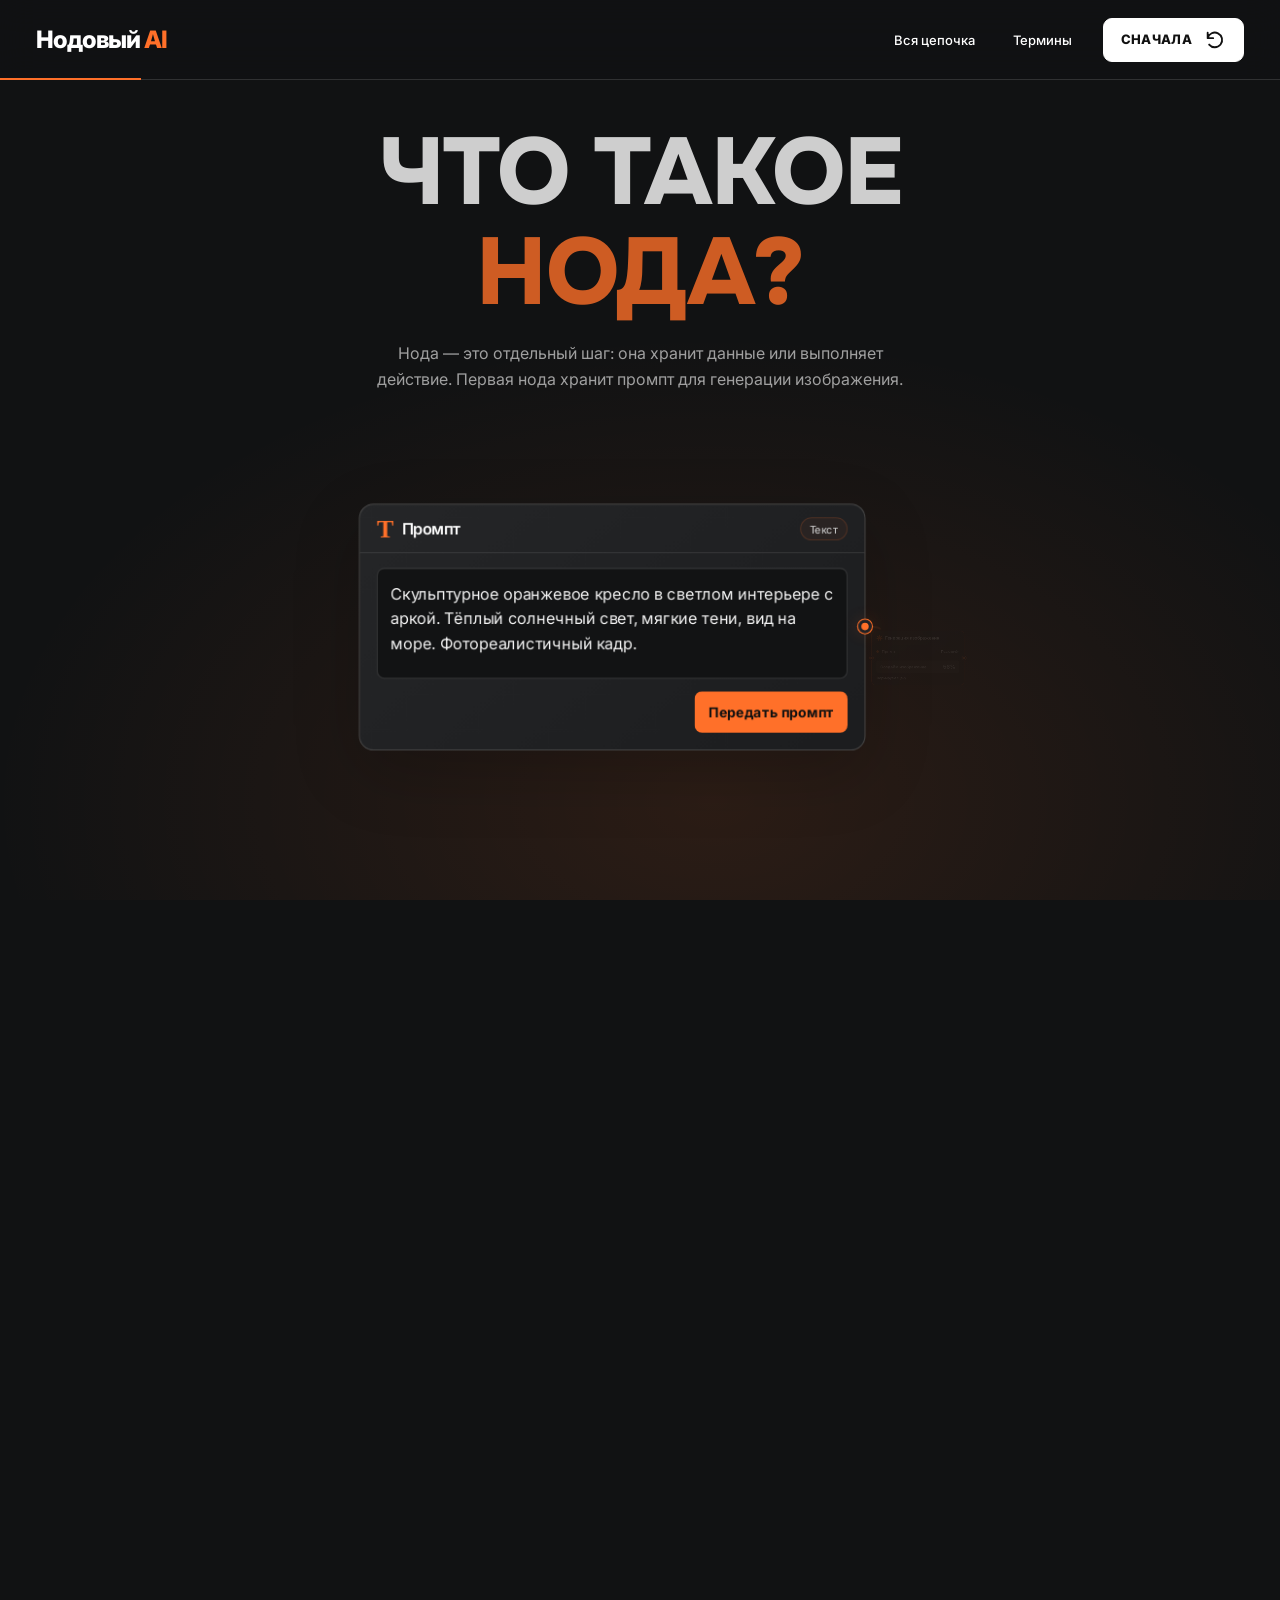
<file: nodovy-ai/index.html>
<!doctype html><html lang="ru"><head><meta charset="UTF-8"><meta name="viewport" content="width=device-width,initial-scale=1"><meta name="theme-color" content="#111213"><title>Нодовый AI — от промпта до видео</title><meta name="description" content="Интерактивная нодовая цепочка: промпт, изображение и видео. Прокручивай страницу и смотри, как ноды соединяются друг с другом."><link rel="preload" href="assets/inter-variable.woff" as="font" type="font/woff" crossorigin><link rel="preload" href="assets/onest-variable.woff" as="font" type="font/woff" crossorigin><link rel="stylesheet" href="style.css"></head><body><svg class="svg-defs" aria-hidden="true"><defs><symbol id="asterisk" viewBox="0 0 100 100"><path d="M43 7Q50 0 57 7L57 34 80 20Q90 18 92 29L68 46 94 53Q101 61 92 68L65 62 76 87Q73 98 62 92L50 68 37 93Q27 97 24 87L35 62 8 69Q-2 62 6 54L32 46 9 29Q10 18 21 20L43 34Z" fill="currentColor"/></symbol><symbol id="arrow" viewBox="0 0 24 24"><path d="M4 12h15M13 5l7 7-7 7" fill="none" stroke="currentColor" stroke-width="1.5" stroke-linecap="round" stroke-linejoin="round"/></symbol></defs></svg><header class="header"><a class="brand" href="#start" aria-label="Нодовый AI, в начало"><span>Нодовый <b>AI</b></span></a><nav aria-label="Основное меню"><button id="overview-button" aria-pressed="false">Вся цепочка</button><button id="terms-button" aria-haspopup="dialog" aria-controls="terms-dialog">Термины</button><button class="restart" id="restart-button">Сначала <svg class="restart-icon" viewBox="0 0 24 24" aria-hidden="true"><path d="M4 10a8 8 0 1 1 1.6 7M4 4v6h6" fill="none" stroke="currentColor" stroke-width="2" stroke-linecap="round" stroke-linejoin="round"/></svg></button></nav><div class="reading-progress" aria-hidden="true"><i></i></div></header>
<main><section class="story" id="story" aria-label="Анимированная цепочка из пяти шагов"><div class="story-sticky"><div class="scene" id="scene" data-step="0"><div id="lesson-copy" class="lesson-copy"><div class="chapter chapter-0 step-copy"><h1>ЧТО ТАКОЕ<br><em>НОДА?</em></h1><p>Нода — это отдельный шаг: она хранит данные или выполняет действие. Первая нода хранит промпт для генерации изображения.</p></div><div class="chapter chapter-1 step-copy"><h2>ТЕКСТ СТАНОВИТСЯ<br><em>ИЗОБРАЖЕНИЕМ.</em></h2><p>Связь передаёт промпт в ноду генерации. Нода читает описание и возвращает готовый кадр.</p></div><div class="chapter chapter-2 step-copy"><h2>ВЫХОД ОДНОЙ НОДЫ.<br><em>ВХОД ДЛЯ СЛЕДУЮЩЕЙ.</em></h2><p>Готовое изображение передаётся в следующую ноду, чтобы добавить движение.</p></div><div class="chapter chapter-3 step-copy"><h2>ИЗОБРАЖЕНИЕ<br><em>ПОЛУЧАЕТ ДВИЖЕНИЕ.</em></h2><p>Нода анимации получает кадр и описание движения. <br class="sentence-break">Кадр станет началом ролика, а инструкция задаст работу камеры.</p></div><div class="chapter chapter-4 step-copy"><h2>ТЕКСТ. КАДР.<br><em>ГОТОВОЕ ВИДЕО.</em></h2><p>На выходе теперь видеофайл. Воспроизведи его, сохрани или вернись к любой ноде, чтобы изменить настройку.</p></div></div><div class="lesson-graph" id="lesson-graph"><svg class="connections" aria-hidden="true"><defs><marker id="flow-arrow" markerWidth="7" markerHeight="7" refX="6" refY="3.5" orient="auto"><path d="M0 0L7 3.5L0 7" fill="#ff7029"/></marker></defs><path class="wire" data-link="0" pathLength="1"/><path class="wire" data-link="1" pathLength="1"/><path class="wire" data-link="2" pathLength="1"/><path class="wire" data-link="3" pathLength="1"/></svg><article class="node prompt-node"><div class="node-head"><h2><span class="node-icon">T</span> Промпт</h2><span class="type-tag">Текст</span></div><label class="sr-only" for="image-prompt">Описание изображения</label><textarea id="image-prompt" maxlength="500" rows="4" spellcheck="false">Скульптурное оранжевое кресло в светлом интерьере с аркой. Тёплый солнечный свет, мягкие тени, вид на море. Фотореалистичный кадр.</textarea><div class="node-actions"><button class="primary" id="send-prompt">Передать промпт</button></div><span class="port bottom" aria-hidden="true"></span></article><article class="node process-node" id="image-model"><span class="port top" aria-hidden="true"></span><div class="node-head"><h3><svg><use href="#asterisk"/></svg> Генерация изображения</h3></div><div class="input-row"><span class="input-dot"></span><span>Промпт</span><span class="connected" id="prompt-status">Подключён</span></div><blockquote id="prompt-preview">Скульптурное оранжевое кресло в светлом интерьере с аркой…</blockquote><div class="process-action"><button class="primary wide" id="generate-image">Создать изображение <span>↗</span></button><div class="process-status" id="image-status" role="status" aria-live="polite">На выходе будет изображение</div></div><span class="port bottom" aria-hidden="true"></span></article><article class="node media-node" id="image-card"><span class="port top" aria-hidden="true"></span><div class="node-head"><h3>Изображение</h3><span class="type-tag">Результат</span></div><div class="media-frame"><img id="generated-image" src="assets/pipeline-frame.webp" width="1536" height="1024" alt="Сгенерированный кадр с оранжевым креслом в интерьере с аркой" hidden><div class="media-placeholder" id="image-placeholder"><svg><use href="#asterisk"/></svg><strong>Изображение появится автоматически</strong><p>Нода запускается при прокрутке</p></div></div><div class="media-actions"><button class="primary" id="send-image" disabled>Передать в видео</button></div><span class="port bottom" aria-hidden="true"></span></article><article class="node process-node video-model" id="video-model"><span class="port top" aria-hidden="true"></span><div class="node-head"><h3><svg><use href="#asterisk"/></svg> Изображение в видео</h3></div><div class="image-input"><div class="input-thumbnail"><img src="assets/pipeline-frame.webp" width="1536" height="1024" alt="Входной кадр" id="video-input-image" hidden><span id="empty-input">+</span></div><div><strong>Изображение</strong><span id="image-input-status">Сначала создай кадр</span></div><span class="connection-mark" id="image-connection" aria-label="Изображение не подключено">○</span></div><label class="motion-label" for="motion-prompt">Что должно двигаться?</label><textarea id="motion-prompt" rows="3" maxlength="300" spellcheck="false">Плавный медленный наезд камеры. Сохраняй форму кресла и исходную сцену.</textarea><div class="motion-presets" role="group" aria-label="Движение камеры"><button data-motion="push" aria-pressed="true" class="selected">Наезд камеры</button><button data-motion="pan" aria-pressed="false">Панорама</button></div><div class="duration-control"><label for="video-duration">Длительность <output id="duration-value" for="video-duration">6 сек</output></label><input id="video-duration" type="range" min="3" max="10" step="1" value="6" aria-label="Длительность видео" aria-valuetext="6 секунд"><div class="range-limits" aria-hidden="true"><span>3 сек</span><span>10 сек</span></div></div><div class="process-action"><button class="primary wide" id="generate-video" disabled>Создать видео <span>↗</span></button></div><span class="port bottom" aria-hidden="true"></span></article><article class="node media-node" id="video-card"><span class="port top" aria-hidden="true"></span><div class="node-head"><h3>Видео</h3><span class="type-tag" id="video-format">MP4 · 6 сек</span></div><div class="media-frame"><video id="result-video" controls playsinline loop muted preload="none" poster="assets/pipeline-frame.webp" hidden aria-label="Видео из сгенерированного изображения"></video><div class="media-placeholder" id="video-placeholder"><span class="play-symbol">▷</span><strong>Видео появится автоматически</strong><p>Сначала создадим кадр, затем добавим движение</p></div></div><div class="media-actions"><a class="primary" id="download-video" href="assets/pipeline-push.mp4" download="noda-video.mp4" hidden>Скачать видео <span>↓</span></a></div></article></div></div></div></section></main><dialog id="terms-dialog" aria-labelledby="terms-title"><div class="terms-head"><h2 id="terms-title">Термины без сложных слов</h2><button id="close-terms" aria-label="Закрыть термины" autofocus>×</button></div><div class="terms-body"><dl><div><dt>Нода</dt><dd>Отдельный блок, который хранит данные или выполняет действие. Например, блок с текстом или генератор изображения.</dd></div><div><dt>Нодовая система</dt><dd>Блоки, соединённые линиями. Результат одного блока можно передать следующему и собрать целый процесс.</dd></div><div><dt>Промпт</dt><dd>Задание для AI обычными словами. Например: «Создай оранжевое кресло в светлом интерьере с аркой».</dd></div><div><dt>Связь</dt><dd>Линия между нодами. По ней текст, изображение или видео передаются дальше.</dd></div><div><dt>Вход и выход</dt><dd>Вход — то, что нода получает. Выход — то, что она выдаёт. Например, на входе генератора текст, а на выходе картинка.</dd></div><div><dt>Генерация</dt><dd>Создание результата по заданию: например, изображения по тексту.</dd></div><div><dt>Модель AI</dt><dd>Инструмент, который выполняет генерацию. Одни модели создают изображения, другие — видео.</dd></div><div><dt>Изображение в видео</dt><dd>Готовый кадр и описание движения передаются в следующую ноду. Она добавляет движение и возвращает ролик.</dd></div></dl></div><div class="terms-footer"><button class="primary" id="terms-done">Понятно</button></div></dialog><div class="toast" id="toast" role="status" aria-live="polite"></div><script type="module" src="app.js"></script></body></html>
</file>
<file: nodovy-ai/style.css>
@font-face{font-family:"Inter";font-style:normal;font-weight:100 900;font-display:swap;src:url("assets/inter-variable.woff") format("woff")}
@font-face{font-family:"Onest";font-style:normal;font-weight:100 900;font-display:swap;src:url("assets/onest-variable.woff") format("woff")}
:root{--bg:#111213;--surface:#202123;--ink:#ffffff;--orange:#ff7029;--muted:#c4c4c4;--line:#ffffff22;--sans:'Inter',Arial,sans-serif;--display:'Onest','Inter',sans-serif;color-scheme:dark}*{box-sizing:border-box}html{scroll-behavior:smooth;scroll-padding-top:110px}body{margin:0;background:var(--bg);color:var(--ink);font-family:var(--sans);-webkit-font-smoothing:antialiased}button,input,textarea{font:inherit}button{border:0;background:none;color:inherit;cursor:pointer}button,a{touch-action:manipulation;-webkit-tap-highlight-color:transparent}a{color:inherit;text-decoration:none}button:focus-visible,a:focus-visible,input:focus-visible,textarea:focus-visible{outline:2px solid var(--orange);outline-offset:5px}button:disabled{cursor:default}svg{display:block;width:24px;height:24px}.svg-defs{position:absolute;width:0;height:0;overflow:hidden}.sr-only{position:absolute;width:1px;height:1px;padding:0;margin:-1px;overflow:hidden;clip-path:inset(50%);white-space:nowrap}[hidden]{display:none!important}::selection{background:var(--orange);color:var(--bg)}
.header{height:80px;display:flex;align-items:center;justify-content:space-between;gap:25px;padding:0 36px;position:sticky;top:0;z-index:50;background:#111213f2;backdrop-filter:blur(18px);border-bottom:1px solid var(--line)}.brand{font-size:29px;font-weight:800;letter-spacing:-1.5px;display:flex;align-items:center;gap:7px}.brand svg{color:var(--orange);width:30px;height:30px}.header nav{display:flex;align-items:center;gap:4px}.header nav button{font-size:12px;padding:10px 14px;border-radius:8px;color:#a8a9ad;white-space:nowrap;transition:background .2s,color .2s}.header nav button>span{font-size:10px;margin-right:5px;opacity:.7}.header nav button.active{background:var(--orange);color:#111111;font-weight:700}.header nav button:hover:not(.active){background:#ffffff0a;color:var(--ink)}.restart{font-size:12px;padding:9px 13px;border:1px solid #ffffff2b;border-radius:25px;white-space:nowrap}.restart:hover{border-color:var(--orange)}.reading-progress{position:absolute;bottom:-1px;left:0;right:0;height:2px;pointer-events:none}.reading-progress i{display:block;background:var(--orange);height:100%;width:0}
main{overflow:clip;background:radial-gradient(ellipse 800px 650px at 50% 650px,#ff702915,transparent 75%),radial-gradient(ellipse 850px 900px at 50% 58%,#ff702910,transparent 75%)}.step{max-width:1160px;margin:auto;padding:42px 28px 16px;scroll-margin-top:105px;position:relative}.hero{padding-top:48px}.step-copy{text-align:center;max-width:1040px;margin:0 auto 40px}.eyebrow{display:block;font-size:11px;letter-spacing:.09em;color:#bdbdbd;margin-bottom:20px;font-weight:600}.step-copy h1,.step-copy h2{font-size:clamp(42px,5.5vw,76px);font-weight:800;line-height:.98;letter-spacing:-.055em;text-transform:uppercase;margin:0 0 23px}.step-copy h1{font-size:clamp(64px,7.5vw,106px)}.step-copy em{font-style:normal;color:var(--orange)}.step-copy p{font-size:17px;line-height:1.65;color:var(--muted);max-width:660px;margin:0 auto}.node{position:relative;margin:auto;border:1px solid #454545;border-radius:14px;background:linear-gradient(140deg,#252628,#1c1d1f);box-shadow:0 20px 65px #0003,inset 0 1px 0 #ffffff08}.node-head{min-height:64px;display:flex;align-items:center;justify-content:space-between;gap:14px;border-bottom:1px solid #ffffff14;padding:16px 24px}.node-head h2,.node-head h3{display:flex;align-items:center;gap:10px;font-size:17px;letter-spacing:-.02em;font-weight:600;line-height:1.4;margin:0}.node-head svg{width:23px;height:23px;color:var(--orange)}.node-icon{font-family:Georgia,serif;color:var(--orange);font-size:24px;line-height:1}.type-tag{color:#d5d5d5;background:#ff70290c;border:1px solid #ff70292b;border-radius:20px;padding:5px 10px;white-space:nowrap;font-size:12px}.prompt-node{max-width:760px}.node textarea{display:block;resize:vertical;background:#121314;color:#f2f2f2;border:1px solid #ffffff25;border-radius:7px;font-size:16px;line-height:1.65;padding:16px;min-height:112px}#image-prompt{margin:22px 24px 16px;width:calc(100% - 48px);height:132px}.node textarea:focus{border-color:var(--orange)}.node-actions{display:flex;align-items:center;justify-content:space-between;gap:20px;padding:0 24px 24px}.output-type{font-size:13px;color:#c4c4c4}.primary,.secondary{min-height:44px;display:inline-flex;justify-content:center;align-items:center;gap:28px;font-size:14px;font-weight:700;border-radius:7px;padding:12px 18px;transition:background .2s,box-shadow .2s}.primary{background:var(--orange);color:#111111}.primary:hover:not(:disabled){background:#ff8c50;box-shadow:0 0 30px #ff70291b}.primary:disabled{background:#353535;color:#bdbdbd}.primary>span{font-size:18px}.secondary{border:1px solid #ffffff32;color:#ffffff;background:#ffffff03;font-weight:500}.secondary:hover{border-color:#ff702977;background:#ff702908}.port{position:absolute;left:50%;transform:translateX(-50%);width:13px;height:13px;border-radius:50%;border:3px solid #222225;background:var(--orange);box-shadow:0 0 0 1px var(--orange),0 0 16px #ff702933;z-index:3}.port.top{top:-7px}.port.bottom{bottom:-7px}.connector{height:112px;position:relative;display:flex;align-items:center;flex-direction:column;justify-content:flex-start;padding-top:3px}.connector>span{position:absolute;top:35px;left:calc(50% + 20px);font-size:12px;color:#d6d6d6;padding:3px 0}.connector svg{width:24px;height:88px;overflow:visible}.connector path{fill:none;stroke:#ff7029;stroke-width:1.5;stroke-dasharray:4 5}.connector.connected path{stroke:var(--orange);stroke-dasharray:none}.connector.running path{stroke:var(--orange);stroke-dasharray:6 5;animation:flow .5s linear infinite;filter:drop-shadow(0 0 5px #ff702955)}@keyframes flow{to{stroke-dashoffset:-22}}
.process-node{max-width:620px}.process-node .node-head{background:linear-gradient(90deg,#ffffff05,transparent);border-radius:13px 13px 0 0}.input-row{display:flex;gap:10px;align-items:center;padding:22px 24px 12px;font-size:14px}.input-dot{width:8px;height:8px;border-radius:50%;background:var(--orange);box-shadow:0 0 10px #ff702944}.connected{margin-left:auto;font-size:12px;color:#dddddd}blockquote{margin:0 24px;padding:14px 16px;border-left:2px solid #ff70295c;border-radius:0 5px 5px 0;background:#1213148a;color:#cccccc;font-size:14px;line-height:1.65;max-height:130px;overflow:auto}.process-action{padding:22px 24px 18px}.wide{display:flex;width:100%;justify-content:space-between;text-align:left}.progress-track{height:2px;background:#ffffff09;margin-top:14px;overflow:hidden}.progress-track i{display:block;width:0;height:100%;background:var(--orange);transition:width .12s}.process-status{font-size:12px;line-height:1.5;color:#cccccc;margin-top:10px;min-height:18px}.node.is-running{border-color:#ff702999;box-shadow:0 0 70px #ff70290f}.output-step .step-copy h2{font-size:clamp(38px,4.7vw,65px)}.media-node{max-width:840px}.media-frame{aspect-ratio:3/2;position:relative;overflow:hidden;background:#151617}.media-frame>img,.media-frame>video{width:100%;height:100%;object-fit:cover;display:block}.media-placeholder{position:absolute;inset:0;display:flex;flex-direction:column;align-items:center;justify-content:center;padding:25px;text-align:center;background:radial-gradient(circle at 50% 50%,#ff702908,transparent 65%),radial-gradient(#ffffff0d .7px,transparent .7px);background-size:auto,18px 18px}.media-placeholder>svg{width:46px;height:46px;color:#b3b3b3;margin-bottom:20px}.media-placeholder strong{font-weight:500;font-size:19px;letter-spacing:-.025em;color:#ffffff}.media-placeholder p{font-size:14px;color:#bdbdbd;line-height:1.6;margin:9px 0 12px}.text-button{font-size:13px;color:#ffffff;padding:7px 12px;text-decoration:underline;text-underline-offset:5px}.media-actions{display:flex;justify-content:space-between;gap:18px;align-items:center;min-height:84px;padding:18px 24px}.media-actions>span{font-size:13px;color:#cccccc}.media-actions>#send-image{margin-left:auto}.image-input{display:flex;align-items:center;gap:15px;margin:22px 24px;padding:12px;border:1px solid #ffffff1c;border-radius:7px;background:#1516178c}.input-thumbnail{width:86px;height:62px;display:grid;place-items:center;overflow:hidden;background:#242528;border-radius:4px;flex:none;color:#b5b5b5;font-size:25px}.input-thumbnail img{width:100%;height:100%;object-fit:cover}.image-input>div:nth-child(2){display:flex;flex-direction:column;gap:5px}.image-input strong{font-size:14px;font-weight:500}.image-input>div:nth-child(2)>span{font-size:12px;color:#cccccc}.connection-mark{margin-left:auto;color:var(--orange);font-size:20px}.duration{font-size:12px;color:#cccccc;white-space:nowrap}.motion-label{display:block;margin:0 24px 10px;font-size:14px;color:#ffffff}.video-model textarea{margin:0 24px;width:calc(100% - 48px);height:113px;min-height:100px;font-size:15px}.motion-presets{display:flex;gap:8px;margin:14px 24px 0}.motion-presets button{border:1px solid #ffffff25;border-radius:6px;color:#e0e0e0;font-size:13px;min-height:40px;padding:8px 12px;flex:1}.motion-presets button.selected{color:#ff7029;background:#ff70290c;border-color:#ff70298c;box-shadow:inset 0 0 0 1px #ff702933}.play-symbol{width:58px;height:58px;border:1px solid #ffffff33;color:#bfbfbf;border-radius:50%;display:grid;place-items:center;font-size:34px;margin-bottom:22px;padding-left:4px}.restart-bottom{display:block;margin:28px auto 0;font-size:13px;color:#cccccc;text-decoration:underline;text-underline-offset:5px;padding:10px}.step:last-child{padding-bottom:70px}footer{display:flex;justify-content:space-between;gap:24px;align-items:center;padding:30px 36px;border-top:1px solid var(--line)}.footer-chain{font-size:14px;color:#ffffff}.footer-chain i{font-style:normal;color:var(--orange);margin:0 10px}footer>div{display:flex;align-items:center;gap:20px;font-size:12px;color:#bdbdbd}footer button{font-size:12px;text-decoration:underline;text-underline-offset:4px;white-space:nowrap}dialog{background:#202123;border:1px solid #ffffff30;border-radius:14px;padding:30px;max-width:510px;width:calc(100vw - 40px);color:var(--ink);box-shadow:0 30px 100px #0008}dialog::backdrop{background:#070809b3;backdrop-filter:blur(8px)}dialog h2{font-size:23px;font-weight:700;line-height:1.3;letter-spacing:-.025em;margin:0 25px 20px 0}dialog p{font-size:14px;line-height:1.65;color:var(--muted)}#close-help{position:absolute;right:12px;top:10px;font-size:24px}.dialog-done{margin-top:12px}.toast{position:fixed;bottom:22px;left:50%;transform:translate(-50%,10px);background:#ffffff;color:#171717;font-size:13px;padding:12px 20px;border-radius:8px;opacity:0;pointer-events:none;z-index:100;max-width:90vw;text-align:center;transition:opacity .2s,transform .2s;box-shadow:0 7px 30px #0005}.toast.shown{opacity:1;transform:translate(-50%,0)}
@media(max-width:1000px){.header{padding:0 20px;gap:16px}.header nav button{padding:10px 9px;font-size:11px}.header nav button>span{font-size:9px;margin-right:3px}.brand{font-size:26px}.brand svg{width:27px;height:27px}.restart{font-size:11px;padding:8px 11px}}
@media(max-width:700px){html{scroll-padding-top:135px}.header{display:grid;grid-template-columns:1fr auto;grid-template-rows:59px 46px;height:105px;padding:0 16px;gap:0}.brand{font-size:25px}.brand svg{width:26px;height:26px}.restart{grid-column:2;grid-row:1;font-size:11px}.header nav{grid-row:2;grid-column:1/-1;justify-content:space-between;gap:2px;align-self:start}.header nav button{flex:1;padding:8px 2px;font-size:10px;display:flex;flex-direction:column;gap:3px;border-radius:6px}.header nav button>span{font-size:9px;margin:0}.step{padding:32px 16px 10px;scroll-margin-top:130px}.hero{padding-top:30px}.step-copy{margin-bottom:28px}.eyebrow{font-size:9px;margin-bottom:16px}.step-copy h1{font-size:clamp(45px,12.2vw,76px);margin-bottom:20px}.step-copy h2,.output-step .step-copy h2{font-size:clamp(30px,8.4vw,49px);line-height:1.04;margin-bottom:18px}.step-copy p{font-size:14px;line-height:1.65;max-width:420px}.node{border-radius:11px}.node-head{padding:14px 16px;min-height:57px;gap:10px}.node-head h2,.node-head h3{font-size:14px;gap:8px}.node-head svg{width:21px;height:21px}.type-tag{font-size:10px;padding:4px 7px}.node textarea{font-size:14px;padding:12px}#image-prompt{margin:16px;width:calc(100% - 32px);height:155px}.node-actions{padding:0 16px 18px;gap:10px}.output-type{font-size:11px}.primary,.secondary{font-size:12px;padding:11px 13px;gap:14px;min-height:43px}.primary>span{font-size:17px}.connector{height:94px}.connector svg{height:76px}.connector>span{font-size:11px;top:29px;left:calc(50% + 18px)}.input-row{padding:18px 16px 12px;font-size:13px}.connected{font-size:11px}blockquote{margin:0 16px;font-size:13px;padding:12px 14px}.process-action{padding:18px 16px 16px}.process-status{font-size:11px}.media-actions{padding:14px 16px;min-height:74px;flex-wrap:wrap;gap:10px}.media-actions>span{font-size:11px}.media-placeholder{padding:20px}.media-placeholder>svg{width:35px;height:35px;margin-bottom:16px}.media-placeholder strong{font-size:16px}.media-placeholder p{font-size:12px}.text-button{font-size:12px}.image-input{margin:16px;padding:10px;gap:12px}.input-thumbnail{width:70px;height:54px}.image-input strong{font-size:13px}.image-input>div:nth-child(2)>span{font-size:11px}.duration{font-size:10px}.motion-label{margin:0 16px 9px;font-size:13px}.video-model textarea{margin:0 16px;width:calc(100% - 32px);height:121px;font-size:14px}.motion-presets{margin:12px 16px 0;gap:7px}.motion-presets button{font-size:12px;padding:8px 6px;min-height:40px}.play-symbol{width:44px;height:44px;font-size:28px;margin-bottom:14px}.restart-bottom{font-size:12px}footer{padding:25px 16px;flex-direction:column;align-items:center;gap:16px}.footer-chain{font-size:13px}footer>div{font-size:10px;gap:15px}footer button{font-size:11px}.step:last-child{padding-bottom:45px}}
@media(prefers-reduced-motion:reduce){html{scroll-behavior:auto}*,*:before,*:after{animation:none!important;transition:none!important}}
/* Scroll-driven, shared canvas. The copy retains its own measured space. */
html{scroll-padding-top:0}main{overflow:visible;background:none}
.story{height:620svh;position:relative}
.story-sticky{position:sticky;top:80px;height:calc(100svh - 80px);padding:0 36px;overflow:clip;background:var(--bg)}
.scene{height:100%;display:flex;flex-direction:column;position:relative;isolation:isolate;visibility:hidden}
html[data-ready="true"] .scene{visibility:visible}
.scene:before{content:'';position:absolute;inset:25% -10% -30%;background:radial-gradient(ellipse at 55% 60%,#ff70291d,transparent 64%);z-index:-2;pointer-events:none}
.lesson-copy{position:relative;flex:none;z-index:10;width:100%}
.chapter{position:absolute;left:0;right:0;top:0;padding:23px 0 0;text-align:center;margin:0;max-width:none;opacity:0;pointer-events:none}
.chapter h1,.chapter h2{font-size:clamp(45px,min(6vw,8.5svh),95px);font-weight:800;line-height:.98;letter-spacing:-.055em;margin:0 0 18px}
.chapter p{font-size:16px;line-height:1.55;max-width:690px;margin:0 auto;padding:0 10px}
.lesson-graph{position:relative;flex:1;min-height:0;overflow:clip;isolation:isolate}
.connections{position:absolute;inset:0;width:100%;height:100%;overflow:visible;pointer-events:none;z-index:-1}
.wire{fill:none;stroke:var(--orange);stroke-width:2;marker-end:url(#flow-arrow);vector-effect:non-scaling-stroke;stroke-dasharray:1;stroke-dashoffset:1;filter:drop-shadow(0 0 6px #ff702933)}
.wire.running{stroke-dasharray:.04 .025;animation:wire-flow .6s linear infinite;filter:drop-shadow(0 0 8px #ff702966)}
@keyframes wire-flow{to{stroke-dashoffset:-.13}}
.lesson-graph>.node{position:absolute;left:0;top:0;margin:0;transform-origin:center;will-change:transform,opacity;opacity:0;max-width:none}
.node-head{height:46px;min-height:46px;padding:10px 16px}.node-head h2,.node-head h3{font-size:15px;gap:8px}.node-head svg{width:21px;height:21px}.type-tag{font-size:10px;padding:4px 8px}.port.top{top:calc(50% - 7px);bottom:auto;left:-7px;transform:none}.port.bottom{top:calc(50% - 7px);bottom:auto;left:auto;right:-7px;transform:none}
.prompt-node{width:480px}#image-prompt{width:calc(100% - 32px);height:105px;min-height:105px;margin:14px 16px 12px;font-size:15px;line-height:1.55;padding:12px}.node textarea{resize:none}.node-actions{padding:0 16px 16px;gap:12px}.primary,.secondary{min-height:39px;font-size:13px;padding:10px 13px;gap:15px}.output-type{font-size:12px}
.process-node{width:310px}.input-row{padding:14px 16px 9px;font-size:13px}.connected{font-size:11px}#prompt-preview{display:none}.process-action{padding:13px 16px 14px}.process-status{font-size:11px;margin-top:9px;min-height:17px}.progress-track{margin-top:10px}
.media-node{width:500px}.media-frame{aspect-ratio:3/2}.media-actions{min-height:57px;padding:10px 14px;gap:12px;flex-wrap:nowrap}.media-actions>.secondary,.media-actions>.primary{font-size:12px;min-height:37px;gap:10px;padding:9px 11px}.media-actions>span{font-size:12px}.media-placeholder strong{font-size:17px}.media-placeholder p{font-size:13px}.media-placeholder>svg{width:38px;height:38px}
.video-model{width:390px}.video-model .node-head h3{font-size:14px}.duration{font-size:11px}.image-input{margin:14px 16px;padding:9px;gap:11px}.input-thumbnail{width:64px;height:43px}.image-input strong{font-size:13px}.image-input>div:nth-child(2)>span{font-size:11px}.motion-label{margin:0 16px 8px;font-size:13px}.video-model textarea{margin:0 16px;width:calc(100% - 32px);height:84px;min-height:84px;font-size:13px;line-height:1.55;padding:10px}.motion-presets{margin:10px 16px 0;gap:7px}.motion-presets button{font-size:12px;min-height:34px;padding:6px 8px}#video-card{width:600px}.play-symbol{margin-bottom:15px;width:45px;height:45px;font-size:28px}
.scene-toolbar{height:40px;flex:none;display:flex;align-items:center;justify-content:space-between;font-size:11px;color:#ffffff;gap:15px;padding-bottom:8px;z-index:10}.scene-toolbar button{font-size:12px;padding:7px 12px;border:1px solid #ffffff23;border-radius:7px;background:#1c1d1f}.scene-toolbar button[aria-pressed="true"]{border-color:#ff702988;color:#ff7029}footer{position:relative;background:var(--bg)}
@media(max-width:700px){.story-sticky{top:105px;height:calc(100svh - 105px);padding:0 16px}.chapter{padding-top:20px}.chapter h1,.chapter h2{font-size:clamp(29px,min(8.5vw,6svh),48px);line-height:1.04;margin-bottom:15px}.chapter p{font-size:14px;line-height:1.55;padding:0 1px}.prompt-node{width:340px}#image-prompt{height:125px;min-height:125px;font-size:16px}.node-head h2,.node-head h3{font-size:16px}.process-node{width:280px}.video-model{width:360px}.video-model .node-head h3{font-size:15px}.video-model textarea{font-size:15px;height:100px;min-height:100px}.motion-presets button{font-size:13px}.input-row{font-size:15px}.primary,.secondary{font-size:14px}.media-node{width:420px}#video-card{width:480px}.media-actions{flex-wrap:wrap;gap:8px}.scene-toolbar{font-size:10px;height:39px}.scene-toolbar button{font-size:11px;padding:7px 9px}.media-placeholder strong{font-size:18px}.media-placeholder p{font-size:14px}}
@media(max-height:680px){.chapter{padding-top:14px}.chapter h1,.chapter h2{font-size:clamp(27px,min(5.3vw,7.8svh),58px);margin-bottom:12px}.chapter p{font-size:14px;line-height:1.45}.scene-toolbar{height:32px}}
/* One clear menu, with no controls competing below the scene. */
.header{height:80px;display:flex;justify-content:space-between;gap:24px;padding:0 36px}.brand{font-size:24px;letter-spacing:-.045em;white-space:nowrap}.brand svg{width:28px;height:28px}.brand b{font-weight:800;color:var(--orange)}.header nav{display:flex;gap:10px;align-items:center}.header nav button{min-height:42px;padding:10px 17px;border:1px solid #ffffff30;background:#ffffff05;border-radius:9px;font-size:13px;font-weight:500;color:#ffffff;display:flex;align-items:center;justify-content:center;gap:9px}.header nav button>span{font-size:16px;opacity:1;margin:0}.header nav button:hover{border-color:#ffffff70;background:#ffffff10}.header nav #overview-button[aria-pressed="true"]{border-color:var(--orange);color:#ffffff;background:#ff70291c}.header nav #restart-button{background:#ffffff;color:#111111;border-color:#ffffff;font-weight:800;letter-spacing:.025em;text-transform:uppercase}.header nav #restart-button:hover{background:#e8e8e8;border-color:#e8e8e8}.header nav #restart-button.is-complete{background:var(--orange);border-color:var(--orange);color:#111111;box-shadow:0 0 24px #ff702926}.header nav #restart-button.is-complete:hover{background:#ff8848;border-color:#ff8848}.chapter{padding-top:44px}.story-sticky{top:80px;height:calc(100svh - 80px)}.demo-note{padding:20px 36px;text-align:center;justify-content:center;color:#bdbdbd;font-size:12px}.node-actions,.media-actions,.media-actions>span,.output-type,.process-status,.input-row,.connected,.duration,.motion-label,.image-input>div:nth-child(2)>span{color:#ffffff}.secondary,.text-button{color:#ffffff}.primary:disabled{background:#353535;color:#cccccc}.media-placeholder p{color:#c4c4c4}.media-placeholder strong{color:#ffffff}.media-placeholder.is-loading>svg,.media-placeholder.is-loading .play-symbol{animation:auto-spin 3s linear infinite;color:var(--orange)}@keyframes auto-spin{to{transform:rotate(360deg)}}
#terms-dialog{padding:0;max-width:730px;width:calc(100vw - 40px);max-height:min(82svh,760px);overflow:hidden;border-color:#ffffff35;background:#1d1e20;border-radius:15px}#terms-dialog[open]{display:flex;flex-direction:column}.terms-head{display:flex;align-items:center;justify-content:space-between;gap:20px;padding:24px 26px 20px;border-bottom:1px solid #ffffff1c;flex:none}.terms-head h2{font-size:25px;line-height:1.25;letter-spacing:-.03em;margin:0;color:#ffffff}.terms-head button{width:38px;height:38px;flex:none;border:1px solid #ffffff35;border-radius:50%;font-size:27px;line-height:1;color:#ffffff;display:grid;place-items:center}.terms-head button:hover{background:#ffffff0b}.terms-body{padding:3px 26px 22px;overflow-y:auto;overscroll-behavior:contain}.terms-body dl{margin:0;display:grid;grid-template-columns:1fr 1fr;column-gap:30px}.terms-body dl>div{padding:21px 0 19px;border-bottom:1px solid #ffffff18}.terms-body dt{font-size:16px;font-weight:700;color:#ffffff;margin:0 0 9px}.terms-body dd{font-size:14px;line-height:1.65;color:#c9c9c9;margin:0}.terms-footer{padding:16px 26px;border-top:1px solid #ffffff1c;display:flex;justify-content:flex-end;flex:none}.terms-footer .primary{min-width:120px}
@media(max-width:700px){.header{height:112px;display:grid;grid-template-columns:1fr 1fr;grid-template-rows:58px 46px;gap:0 8px;padding:0 16px}.brand{grid-column:1;grid-row:1;font-size:clamp(17px,5vw,21px);gap:6px}.brand svg{width:24px;height:24px;flex:none}.header nav{display:contents}.header nav button{font-size:12px;min-height:37px;padding:8px 11px;gap:7px;flex-direction:row;align-self:start}.header nav #overview-button{grid-column:1;grid-row:2}.header nav #terms-button{grid-column:2;grid-row:2}.header nav #restart-button{grid-column:2;grid-row:1;align-self:center;justify-self:end;font-size:11px;padding:9px 12px;min-height:37px}.header nav button>span{font-size:15px}.story-sticky{top:112px;height:calc(100svh - 112px)}.chapter{padding-top:34px}.demo-note{padding:18px 16px;font-size:11px}.terms-head{padding:20px 20px 17px;gap:14px}.terms-head h2{font-size:21px}.terms-head button{width:34px;height:34px;font-size:25px}.terms-body{padding:0 20px 20px}.terms-body dl{grid-template-columns:1fr}.terms-body dl>div{padding:18px 0}.terms-body dt{font-size:15px}.terms-body dd{font-size:14px}.terms-footer{padding:14px 20px}}
@media(max-height:680px){.chapter{padding-top:26px}}
@media(prefers-reduced-motion:reduce){.media-placeholder.is-loading>svg,.media-placeholder.is-loading .play-symbol{animation:none}}

/* A quiet text menu and one clear restart action. */
.header nav #overview-button,.header nav #terms-button{border:0;border-radius:0;background:transparent;box-shadow:none;padding:10px 7px;min-height:42px;color:#fff;font-weight:500;text-decoration:none;text-underline-offset:6px;text-decoration-thickness:1px}
.header nav #overview-button:hover,.header nav #terms-button:hover,.header nav #overview-button[aria-pressed="true"]{background:transparent;border:0;color:var(--orange);text-decoration:underline}
.header nav{gap:24px}.header nav #restart-button{gap:12px;align-items:center;line-height:1.2}.restart-icon{width:22px;height:22px;flex:none;display:block}
.prompt-node .node-actions{justify-content:flex-end}#image-card .media-actions,#video-card .media-actions{justify-content:flex-end}
#generate-image:disabled:not([aria-busy="true"]) span,#generate-video:disabled:not([aria-busy="true"]) span{font-size:19px;line-height:1}
#generate-image:disabled:not([aria-busy="true"]),#generate-video:disabled:not([aria-busy="true"]){background:#303133;color:#fff}
.duration-control{margin:18px 16px 0}.duration-control label{display:flex;align-items:center;justify-content:space-between;font-size:13px;color:#fff;margin-bottom:10px}.duration-control output{font-weight:700;font-variant-numeric:tabular-nums}
.duration-control input{width:100%;height:24px;margin:0;appearance:none;-webkit-appearance:none;cursor:pointer;background:transparent;display:block;touch-action:pan-y}
.duration-control input::-webkit-slider-runnable-track{height:4px;background:linear-gradient(to right,var(--orange) var(--fill),#555 var(--fill));border-radius:4px}
.duration-control input::-webkit-slider-thumb{appearance:none;-webkit-appearance:none;width:18px;height:18px;margin-top:-7px;border:3px solid #202123;border-radius:50%;background:var(--orange);box-shadow:0 0 0 1px var(--orange)}
.duration-control input::-moz-range-track{height:4px;background:#555;border-radius:4px}.duration-control input::-moz-range-progress{height:4px;background:var(--orange)}.duration-control input::-moz-range-thumb{width:14px;height:14px;border:2px solid #202123;border-radius:50%;background:var(--orange)}
.range-limits{display:flex;justify-content:space-between;color:#aaa;font-size:10px;margin-top:1px}.video-model .process-action{padding-top:16px}
@media(max-width:700px){.header nav{gap:0}.header nav #overview-button,.header nav #terms-button{min-height:37px;justify-self:start;padding:8px 0}.header nav #terms-button{justify-self:end}.header nav #restart-button{gap:9px}.restart-icon{width:22px;height:22px}.duration-control label{font-size:14px}}

/* Bold grotesque headlines, with Inter for reading and controls. */
body{font-optical-sizing:auto}.brand{gap:0;letter-spacing:-.04em}
.chapter.step-copy h1,.chapter.step-copy h2{font-family:var(--display);font-weight:800;font-synthesis:none;font-size:clamp(48px,min(7.6vw,10.5svh),120px);line-height:1.06;letter-spacing:-.015em;text-wrap:balance}
.chapter p{max-width:800px;line-height:1.6;text-wrap:balance;hyphens:none;overflow-wrap:normal}
.terms-head h2{font-family:var(--display);font-weight:750;letter-spacing:-.01em;font-size:27px;line-height:1.15;text-wrap:balance}
.terms-body dd,.media-placeholder p,.process-status{font-family:var(--sans);text-wrap:pretty;hyphens:none}.media-placeholder strong{text-wrap:balance}
.terms-body dl>div:nth-last-child(-n+2){border-bottom:0}
.lesson-copy{container-type:inline-size}
@media(max-width:700px){.chapter.step-copy h1,.chapter.step-copy h2{font-size:clamp(30px,min(11cqw,7svh),56px);line-height:1.08;letter-spacing:-.01em}.chapter.chapter-2 h2{font-size:clamp(24px,8.9cqw,48px)}.chapter.chapter-3 h2{font-size:clamp(27px,10cqw,52px)}.chapter p{max-width:480px;line-height:1.6}.terms-head h2{font-size:23px}.terms-body dl>div:nth-last-child(-n+2){border-bottom:1px solid #ffffff18}.terms-body dl>div:last-child{border-bottom:0}#image-prompt{height:155px;min-height:155px}}
@media(max-height:680px) and (min-width:701px){.chapter.step-copy h1,.chapter.step-copy h2{font-size:clamp(36px,min(6.8vw,9.7svh),76px)}}
@media(max-width:700px){.chapter.chapter-0 h1{font-size:clamp(36px,14cqw,62px)}.chapter.chapter-1 h2{font-size:clamp(24px,9.4cqw,52px)}.chapter.chapter-2 h2{font-size:clamp(21px,7.7cqw,46px)}.chapter.chapter-3 h2{font-size:clamp(22px,8.2cqw,48px)}.chapter.chapter-4 h2{font-size:clamp(28px,10.9cqw,56px)}}

@media(max-width:700px){.chapter-3 .sentence-break{display:none}}
</file>
